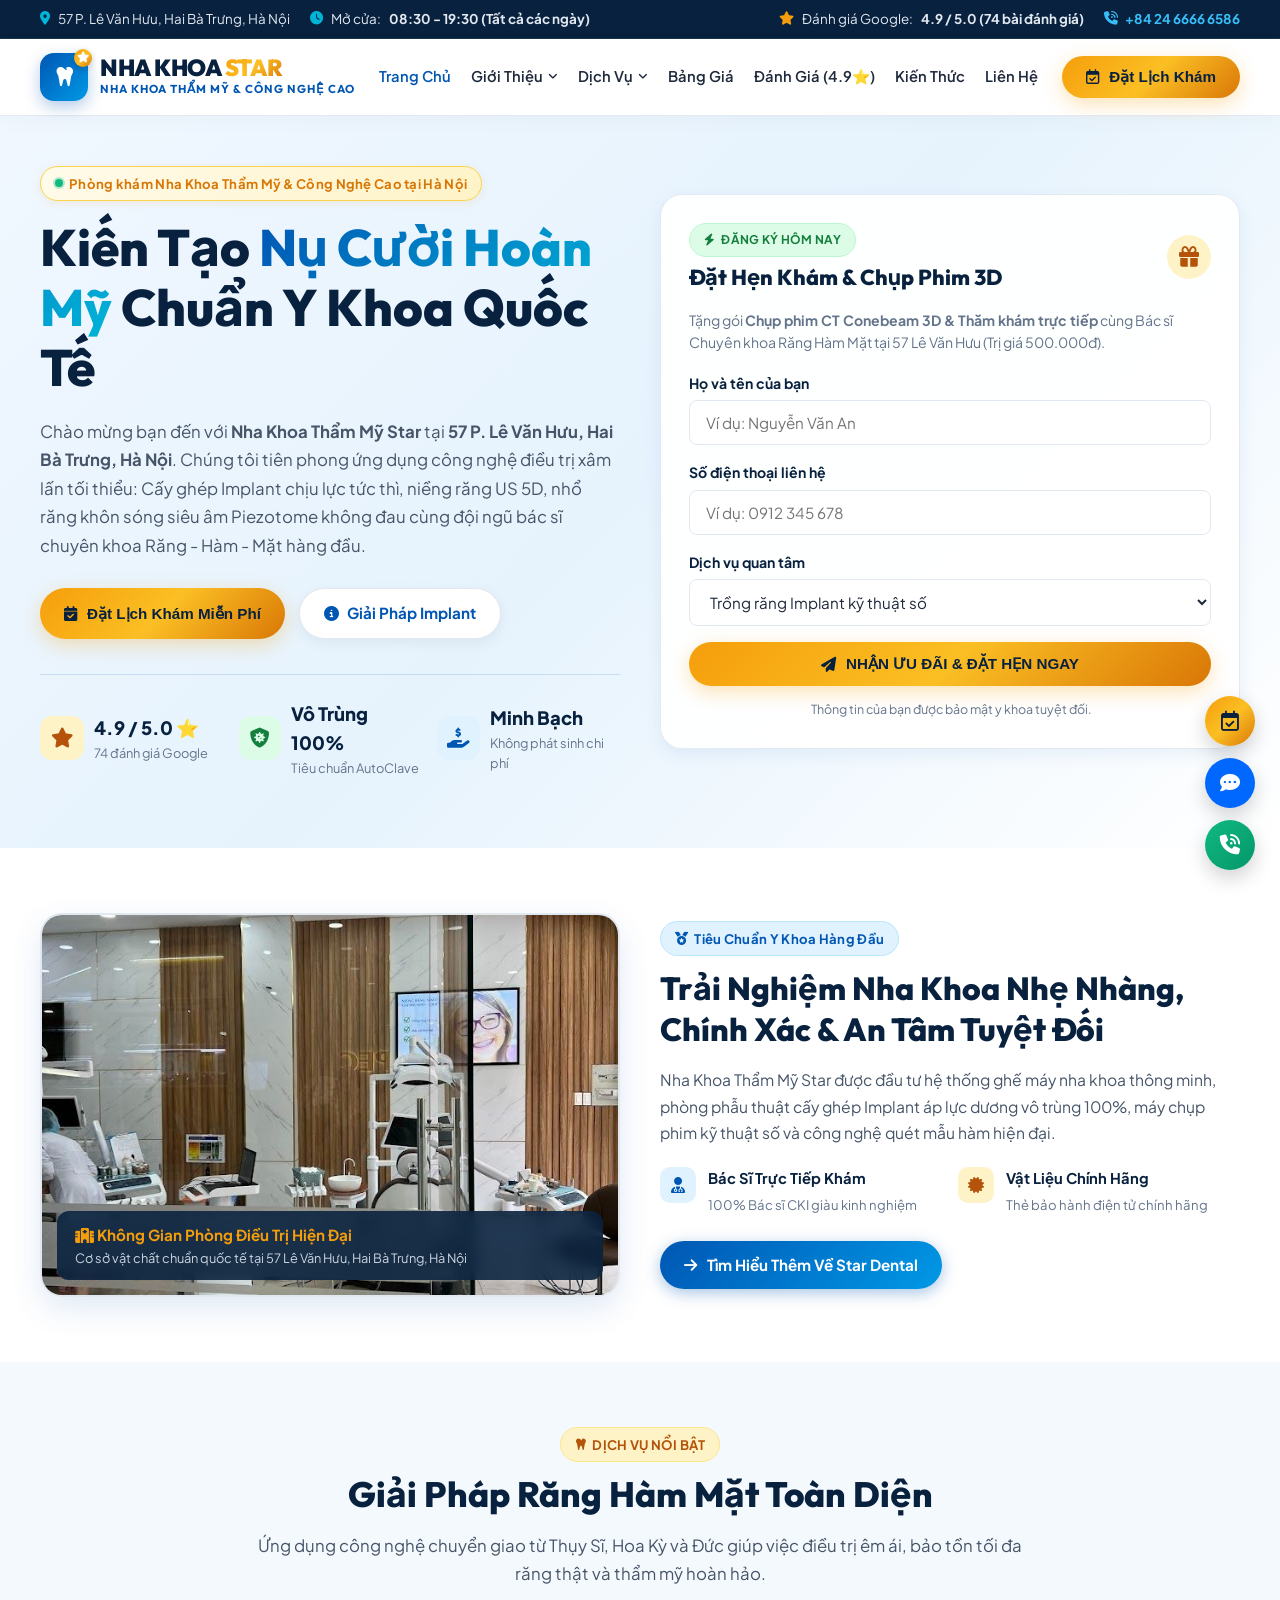
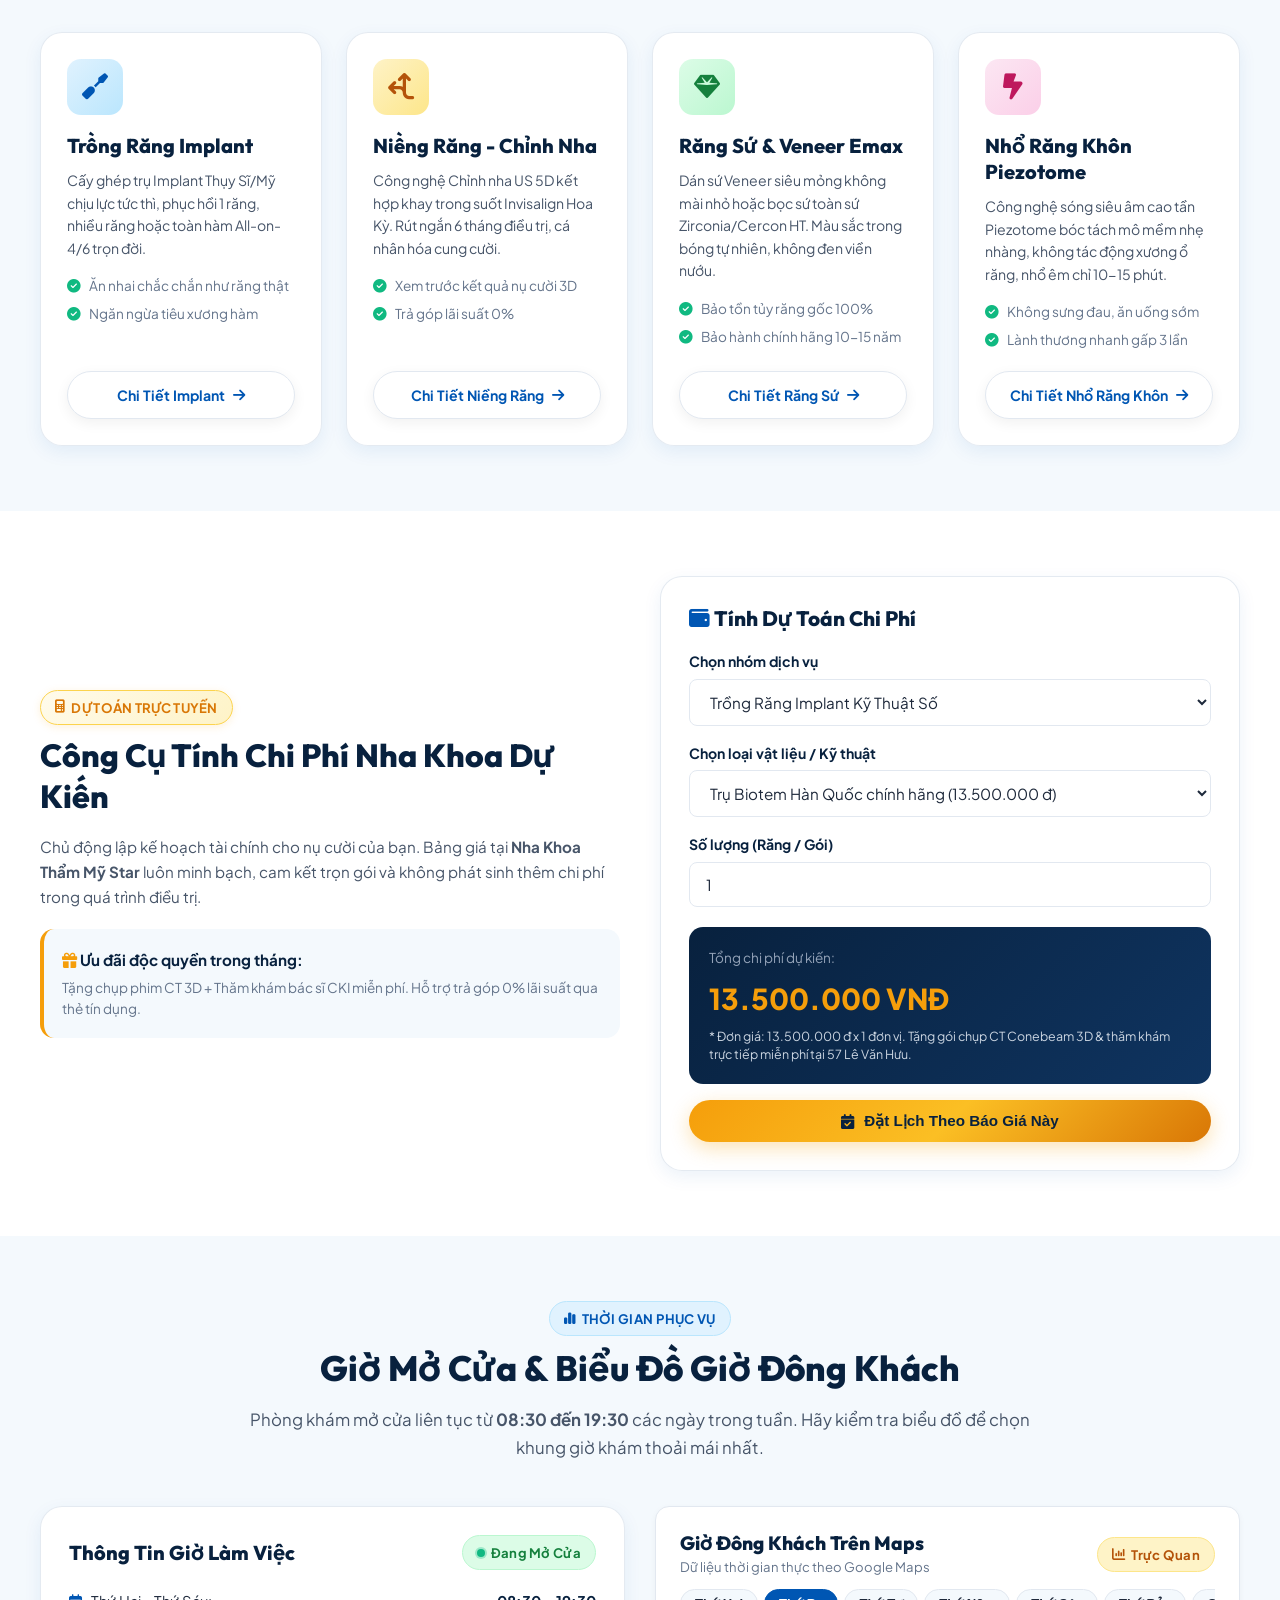
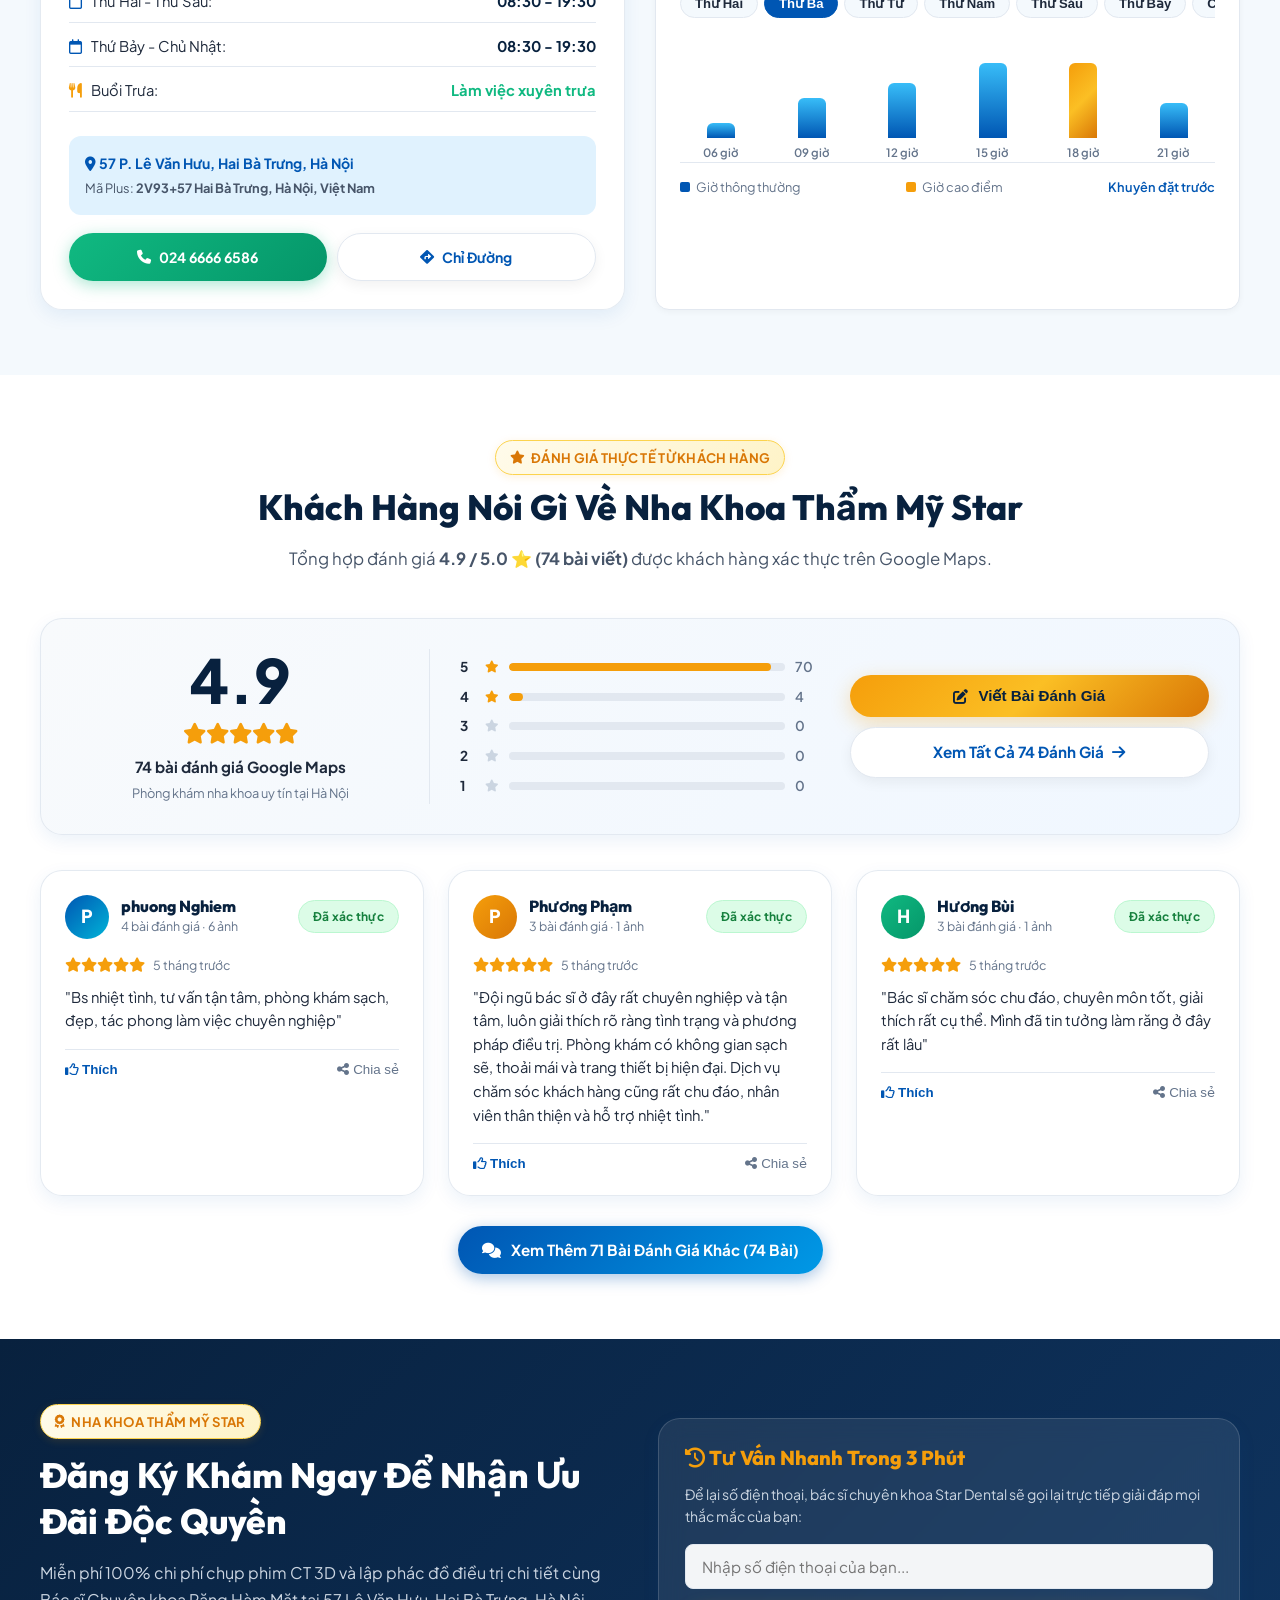
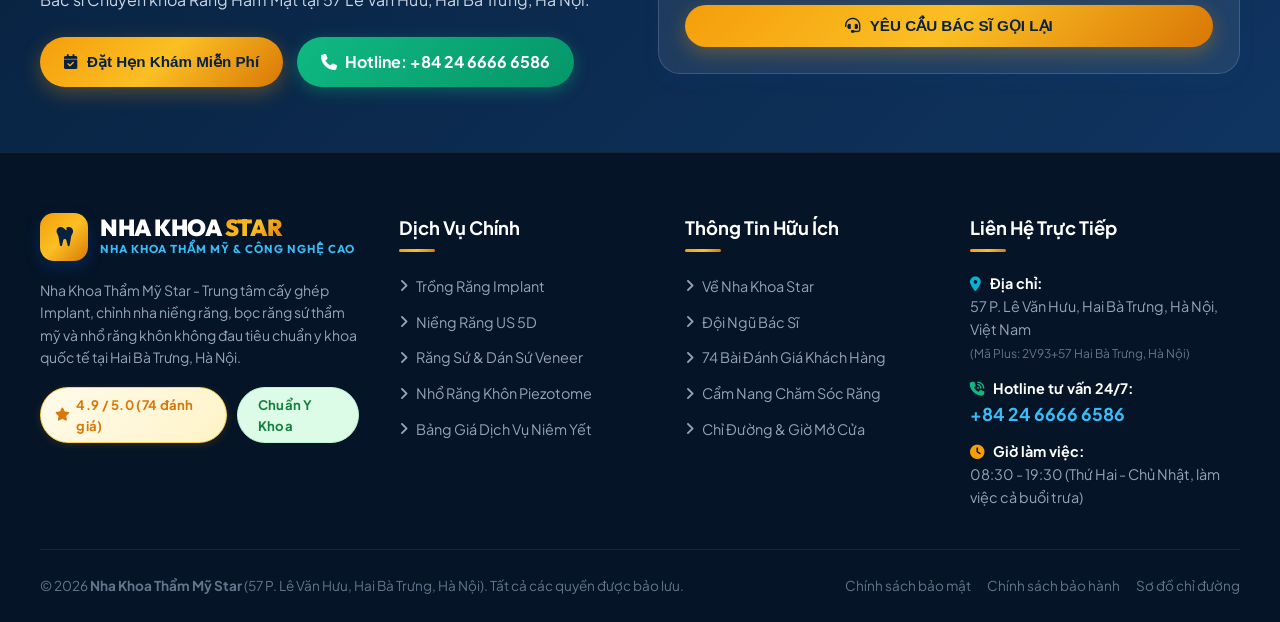
<file: index.html>
<!DOCTYPE html>
<html lang="vi">
<head>
  <meta charset="UTF-8">
  <meta name="viewport" content="width=device-width, initial-scale=1.0">
  <title>Nha Khoa Thẩm Mỹ Star - 57 Lê Văn Hưu, Hai Bà Trưng, Hà Nội (4.9⭐)</title>
  <meta name="description" content="Nha Khoa Thẩm Mỹ Star - Trung tâm nha khoa công nghệ cao tại 57 Lê Văn Hưu, Hai Bà Trưng, Hà Nội. Cấy ghép Implant, niềng răng US 5D, bọc răng sứ, nhổ răng khôn Piezotome không đau.">
  <link rel="stylesheet" href="assets/css/style.css">
  <link rel="stylesheet" href="https://cdnjs.cloudflare.com/ajax/libs/font-awesome/6.4.0/css/all.min.css">
  <link rel="icon" type="image/svg+xml" href="data:image/svg+xml,<svg xmlns='http://www.w3.org/2000/svg' viewBox='0 0 100 100'><text y='.9em' font-size='90'>🦷</text></svg>">
</head>
<body>
  
  <!-- Top bar -->
  <div class="topbar">
    <div class="container topbar-content">
      <div style="display: flex; gap: 20px; flex-wrap: wrap;">
        <span class="topbar-item"><i class="fa-solid fa-location-dot" style="color: var(--secondary);"></i> 57 P. Lê Văn Hưu, Hai Bà Trưng, Hà Nội</span>
        <span class="topbar-item"><i class="fa-solid fa-clock" style="color: var(--secondary);"></i> Mở cửa: <b>08:30 - 19:30 (Tất cả các ngày)</b></span>
      </div>
      <div style="display: flex; gap: 20px; align-items: center; flex-wrap: wrap;">
        <span class="topbar-item"><i class="fa-solid fa-star" style="color: var(--star-gold);"></i> Đánh giá Google: <b>4.9 / 5.0 (74 bài đánh giá)</b></span>
        <a href="tel:02466666586" class="topbar-item" style="color: #38bdf8; font-weight: 700;"><i class="fa-solid fa-phone-volume"></i> +84 24 6666 6586</a>
      </div>
    </div>
  </div>

  <!-- Header -->
  <header class="main-header glass-nav">
    <div class="container nav-row">
      <a href="index.html" class="logo-brand">
        <div class="logo-icon-wrap">
          <i class="fa-solid fa-tooth"></i>
          <span class="star-badge-icon"><i class="fa-solid fa-star"></i></span>
        </div>
        <div>
          <div class="logo-text-title">NHA KHOA <span class="star-text">STAR</span></div>
          <div class="logo-text-sub">Nha Khoa Thẩm Mỹ & Công Nghệ Cao</div>
        </div>
      </a>

      <!-- Navigation Links -->
      <ul class="nav-links" id="navLinks">
        <li class="nav-item"><a href="index.html" class="nav-link active">Trang Chủ</a></li>
        <li class="nav-item">
          <a href="gioi-thieu.html" class="nav-link ">Giới Thiệu <i class="fa-solid fa-angle-down" style="font-size: 11px;"></i></a>
          <div class="dropdown-menu">
            <a href="gioi-thieu.html" class="dropdown-item">
              <div class="dropdown-icon"><i class="fa-solid fa-hospital"></i></div>
              <div>Về Nha Khoa Star<br><small style="color: var(--slate-muted); font-weight: 400;">Phòng khám nha khoa thẩm mỹ cao cấp</small></div>
            </a>
            <a href="gioi-thieu.html#co-so-vat-chat" class="dropdown-item">
              <div class="dropdown-icon"><i class="fa-solid fa-microscope"></i></div>
              <div>Cơ sở vật chất & Thiết bị<br><small style="color: var(--slate-muted); font-weight: 400;">Trang thiết bị chuẩn y khoa tại Hà Nội</small></div>
            </a>
            <a href="doi-ngu-bac-si.html" class="dropdown-item">
              <div class="dropdown-icon"><i class="fa-solid fa-user-doctor"></i></div>
              <div>Đội ngũ bác sĩ chuyên khoa<br><small style="color: var(--slate-muted); font-weight: 400;">Chuyên gia Răng Hàm Mặt giàu kinh nghiệm</small></div>
            </a>
          </div>
        </li>
        <li class="nav-item">
          <a href="javascript:void(0);" class="nav-link ">Dịch Vụ <i class="fa-solid fa-angle-down" style="font-size: 11px;"></i></a>
          <div class="dropdown-menu" style="min-width: 320px;">
            <a href="dich-vu-implant.html" class="dropdown-item">
              <div class="dropdown-icon"><i class="fa-solid fa-screwdriver"></i></div>
              <div>Trồng Răng Implant<br><small style="color: var(--slate-muted); font-weight: 400;">Cấy ghép chịu lực tức thì, bền trọn đời</small></div>
            </a>
            <a href="dich-vu-nieng-rang.html" class="dropdown-item">
              <div class="dropdown-icon"><i class="fa-solid fa-arrows-split-up-and-left"></i></div>
              <div>Niềng Răng - Chỉnh Nha<br><small style="color: var(--slate-muted); font-weight: 400;">Công nghệ US 5D, rút ngắn 6 tháng niềng</small></div>
            </a>
            <a href="dich-vu-rang-su.html" class="dropdown-item">
              <div class="dropdown-icon"><i class="fa-solid fa-gem"></i></div>
              <div>Răng Sứ Thẩm Mỹ & Veneer<br><small style="color: var(--slate-muted); font-weight: 400;">Bảo tồn răng thật tối đa, tự nhiên</small></div>
            </a>
            <a href="dich-vu-nho-rang-khon.html" class="dropdown-item">
              <div class="dropdown-icon"><i class="fa-solid fa-bolt-lightning"></i></div>
              <div>Nhổ Răng Khôn Piezotome<br><small style="color: var(--slate-muted); font-weight: 400;">Sóng siêu âm không đau, không sưng</small></div>
            </a>
            <a href="bang-gia.html#tong-quat" class="dropdown-item">
              <div class="dropdown-icon"><i class="fa-solid fa-shield-heart"></i></div>
              <div>Nha Khoa Tổng Quát<br><small style="color: var(--slate-muted); font-weight: 400;">Lấy cao răng, hàn trám, chữa tủy</small></div>
            </a>
          </div>
        </li>
        <li class="nav-item"><a href="bang-gia.html" class="nav-link ">Bảng Giá</a></li>
        <li class="nav-item"><a href="danh-gia-khach-hang.html" class="nav-link ">Đánh Giá (4.9⭐)</a></li>
        <li class="nav-item"><a href="kien-thuc-nha-khoa.html" class="nav-link ">Kiến Thức</a></li>
        <li class="nav-item"><a href="lien-he.html" class="nav-link ">Liên Hệ</a></li>
      </ul>

      <div style="display: flex; align-items: center; gap: 12px;">
        <button class="btn-star-gold btn-open-booking" data-service="Khám tổng quát & Tư vấn">
          <i class="fa-regular fa-calendar-check"></i> Đặt Lịch Khám
        </button>
        <button class="mobile-toggle" id="mobileToggle" aria-label="Mở Menu">
          <i class="fa-solid fa-bars"></i>
        </button>
      </div>
    </div>
  </header>

  <!-- Mobile Drawer Menu -->
  <div class="drawer-overlay" id="drawerOverlay"></div>
  <div class="mobile-drawer" id="mobileDrawer">
    <div class="drawer-header">
      <div class="logo-brand">
        <div class="logo-icon-wrap" style="width: 40px; height: 40px; font-size: 18px;">
          <i class="fa-solid fa-tooth"></i>
        </div>
        <div>
          <div class="logo-text-title" style="font-size: 1.2rem;">NHA KHOA <span class="star-text">STAR</span></div>
          <div class="logo-text-sub" style="font-size: 0.65rem;">57 Lê Văn Hưu, Hà Nội</div>
        </div>
      </div>
      <button class="drawer-close-btn" id="drawerCloseBtn" aria-label="Đóng Menu">&times;</button>
    </div>
    <div class="drawer-body">
      <ul class="drawer-nav-list">
        <li class="drawer-nav-item"><a href="index.html" class="active">Trang Chủ <i class="fa-solid fa-house"></i></a></li>
        <li class="drawer-nav-item">
          <a href="gioi-thieu.html" class="">Giới Thiệu <i class="fa-solid fa-circle-info"></i></a>
          <div class="drawer-subnav">
            <a href="gioi-thieu.html"><i class="fa-solid fa-hospital"></i> Về Nha Khoa Star</a>
            <a href="gioi-thieu.html#co-so-vat-chat"><i class="fa-solid fa-microscope"></i> Cơ sở vật chất 57 Lê Văn Hưu</a>
            <a href="doi-ngu-bac-si.html"><i class="fa-solid fa-user-doctor"></i> Đội ngũ bác sĩ chuyên khoa</a>
          </div>
        </li>
        <li class="drawer-nav-item">
          <a href="javascript:void(0);" class="">Dịch Vụ Chuyên Sâu <i class="fa-solid fa-tooth"></i></a>
          <div class="drawer-subnav">
            <a href="dich-vu-implant.html"><i class="fa-solid fa-screwdriver"></i> Trồng Răng Implant Kỹ Thuật Số</a>
            <a href="dich-vu-nieng-rang.html"><i class="fa-solid fa-arrows-split-up-and-left"></i> Niềng Răng US 5D / Invisalign</a>
            <a href="dich-vu-rang-su.html"><i class="fa-solid fa-gem"></i> Răng Sứ Thẩm Mỹ & Veneer Emax</a>
            <a href="dich-vu-nho-rang-khon.html"><i class="fa-solid fa-bolt-lightning"></i> Nhổ Răng Khôn Piezotome</a>
            <a href="bang-gia.html#tong-quat"><i class="fa-solid fa-shield-heart"></i> Nha Khoa Tổng Quát</a>
          </div>
        </li>
        <li class="drawer-nav-item"><a href="bang-gia.html" class="">Bảng Giá Niêm Yết <i class="fa-solid fa-tags"></i></a></li>
        <li class="drawer-nav-item"><a href="danh-gia-khach-hang.html" class="">Đánh Giá 4.9⭐ (74 reviews) <i class="fa-solid fa-star" style="color: var(--star-gold);"></i></a></li>
        <li class="drawer-nav-item"><a href="kien-thuc-nha-khoa.html" class="">Kiến Thức Nha Khoa <i class="fa-solid fa-newspaper"></i></a></li>
        <li class="drawer-nav-item"><a href="lien-he.html" class="">Liên Hệ & Chỉ Đường <i class="fa-solid fa-location-dot"></i></a></li>
      </ul>
    </div>
    <div class="drawer-footer">
      <div style="font-size: 0.82rem; color: var(--slate-muted); margin-bottom: 12px;">
        <i class="fa-solid fa-phone" style="color: #10b981;"></i> Hotline: <b style="color: var(--navy);">+84 24 6666 6586</b><br>
        <i class="fa-solid fa-location-dot" style="color: var(--primary);"></i> 57 P. Lê Văn Hưu, Hai Bà Trưng, Hà Nội
      </div>
      <button class="btn-star-gold btn-open-booking" style="width: 100%; justify-content: center;" data-service="Tư vấn nhanh">
        <i class="fa-regular fa-calendar-check"></i> Đặt Hẹn Khám Miễn Phí
      </button>
    </div>
  </div>
  
  
  <!-- Hero Section -->
  <section style="background: linear-gradient(135deg, #f0f7ff 0%, #e6f3fd 50%, #ffffff 100%); padding: 50px 0 70px 0; position: relative; overflow: hidden;">
    <div class="container">
      <div style="display: grid; grid-template-columns: repeat(auto-fit, minmax(320px, 1fr)); gap: 40px; align-items: center;">
        
        <!-- Left Hero Content -->
        <div>
          <div class="badge-pill badge-star" style="margin-bottom: 16px;">
            <span class="status-dot-active"></span> Phòng khám Nha Khoa Thẩm Mỹ & Công Nghệ Cao tại Hà Nội
          </div>
          <h1 style="font-size: clamp(2.2rem, 4vw, 3.2rem); font-weight: 800; color: var(--navy); line-height: 1.18; margin-bottom: 20px;">
            Kiến Tạo <span style="background: linear-gradient(135deg, #0056b3, #00b4d8); -webkit-background-clip: text; -webkit-text-fill-color: transparent;">Nụ Cười Hoàn Mỹ</span> Chuẩn Y Khoa Quốc Tế
          </h1>
          <p style="font-size: 1.05rem; color: var(--slate-text); line-height: 1.7; margin-bottom: 28px;">
            Chào mừng bạn đến với <b>Nha Khoa Thẩm Mỹ Star</b> tại <b>57 P. Lê Văn Hưu, Hai Bà Trưng, Hà Nội</b>. Chúng tôi tiên phong ứng dụng công nghệ điều trị xâm lấn tối thiểu: Cấy ghép Implant chịu lực tức thì, niềng răng US 5D, nhổ răng khôn sóng siêu âm Piezotome không đau cùng đội ngũ bác sĩ chuyên khoa Răng - Hàm - Mặt hàng đầu.
          </p>

          <div style="display: flex; gap: 14px; flex-wrap: wrap; margin-bottom: 35px;">
            <button class="btn-star-gold btn-open-booking" data-service="Tư vấn tổng quát">
              <i class="fa-solid fa-calendar-check"></i> Đặt Lịch Khám Miễn Phí
            </button>
            <a href="dich-vu-implant.html" class="btn-secondary-white">
              <i class="fa-solid fa-circle-info"></i> Giải Pháp Implant
            </a>
          </div>

          <!-- Trust Badges -->
          <div style="display: grid; grid-template-columns: repeat(auto-fit, minmax(140px, 1fr)); gap: 16px; padding-top: 24px; border-top: 1px solid rgba(0, 86, 179, 0.15);">
            <div style="display: flex; align-items: center; gap: 10px;">
              <div style="width: 44px; height: 44px; border-radius: 12px; background: #fef3c7; color: #b45309; display: flex; align-items: center; justify-content: center; font-size: 20px;">
                <i class="fa-solid fa-star"></i>
              </div>
              <div>
                <div style="font-weight: 800; font-size: 1.15rem; color: var(--navy);">4.9 / 5.0 ⭐</div>
                <div style="font-size: 0.8rem; color: var(--slate-muted);">74 đánh giá Google</div>
              </div>
            </div>

            <div style="display: flex; align-items: center; gap: 10px;">
              <div style="width: 44px; height: 44px; border-radius: 12px; background: #dcfce7; color: #15803d; display: flex; align-items: center; justify-content: center; font-size: 20px;">
                <i class="fa-solid fa-shield-virus"></i>
              </div>
              <div>
                <div style="font-weight: 800; font-size: 1.15rem; color: var(--navy);">Vô Trùng 100%</div>
                <div style="font-size: 0.8rem; color: var(--slate-muted);">Tiêu chuẩn AutoClave</div>
              </div>
            </div>

            <div style="display: flex; align-items: center; gap: 10px;">
              <div style="width: 44px; height: 44px; border-radius: 12px; background: #e0f2fe; color: var(--primary); display: flex; align-items: center; justify-content: center; font-size: 20px;">
                <i class="fa-solid fa-hand-holding-dollar"></i>
              </div>
              <div>
                <div style="font-weight: 800; font-size: 1.15rem; color: var(--navy);">Minh Bạch</div>
                <div style="font-size: 0.8rem; color: var(--slate-muted);">Không phát sinh chi phí</div>
              </div>
            </div>
          </div>
        </div>

        <!-- Right Hero Form & Actual Clinic Image -->
        <div>
          <div class="glass-card" style="padding: 28px; position: relative;">
            <div style="display: flex; align-items: center; justify-content: space-between; margin-bottom: 18px;">
              <div>
                <span class="badge-pill badge-green" style="font-size: 0.75rem;"><i class="fa-solid fa-bolt"></i> ĐĂNG KÝ HÔM NAY</span>
                <h3 style="font-size: 1.35rem; font-weight: 800; margin-top: 6px; color: var(--navy);">Đặt Hẹn Khám & Chụp Phim 3D</h3>
              </div>
              <div style="width: 44px; height: 44px; border-radius: 50%; background: #fef3c7; display: flex; align-items: center; justify-content: center; color: #b45309; font-size: 20px;">
                <i class="fa-solid fa-gift"></i>
              </div>
            </div>

            <p style="font-size: 0.88rem; color: var(--slate-muted); margin-bottom: 18px;">
              Tặng gói <b>Chụp phim CT Conebeam 3D & Thăm khám trực tiếp</b> cùng Bác sĩ Chuyên khoa Răng Hàm Mặt tại 57 Lê Văn Hưu (Trị giá 500.000đ).
            </p>

            <form id="heroBookingForm">
              <div class="form-group">
                <label class="form-label">Họ và tên của bạn</label>
                <input type="text" class="form-control" placeholder="Ví dụ: Nguyễn Văn An" required>
              </div>

              <div class="form-group">
                <label class="form-label">Số điện thoại liên hệ</label>
                <input type="tel" class="form-control" placeholder="Ví dụ: 0912 345 678" required>
              </div>

              <div class="form-group">
                <label class="form-label">Dịch vụ quan tâm</label>
                <select class="form-control">
                  <option value="Implant">Trồng răng Implant kỹ thuật số</option>
                  <option value="NiengRang">Niềng răng - Chỉnh nha US 5D</option>
                  <option value="RangSu">Bọc răng sứ & Dán sứ Veneer</option>
                  <option value="NhoRang">Nhổ răng khôn Piezotome không đau</option>
                  <option value="TongQuat">Khám răng tổng quát & Lấy cao răng</option>
                </select>
              </div>

              <button type="submit" class="btn-star-gold" style="width: 100%; justify-content: center; padding: 13px; font-size: 0.95rem;">
                <i class="fa-solid fa-paper-plane"></i> NHẬN ƯU ĐÃI & ĐẶT HẸN NGAY
              </button>
            </form>

            <div style="margin-top: 14px; text-align: center; font-size: 0.78rem; color: var(--slate-muted);">
              <i class="fa-solid fa-shield-check" style="color: #10b981;"></i> Thông tin của bạn được bảo mật y khoa tuyệt đối.
            </div>
          </div>
        </div>

      </div>
    </div>
  </section>

  <!-- Clinic Image & Intro Feature -->
  <section class="section-py" style="background: #ffffff;">
    <div class="container">
      <div style="display: grid; grid-template-columns: repeat(auto-fit, minmax(320px, 1fr)); gap: 40px; align-items: center;">
        <div>
          <div style="position: relative; border-radius: var(--radius-lg); overflow: hidden; box-shadow: var(--shadow-lg); border: 2px solid var(--border-light);">
            <img src="assets/images/phong-kham-thuc-te.jpg" alt="Phòng khám thực tế Nha Khoa Thẩm Mỹ Star 57 Lê Văn Hưu" style="width: 100%; height: 380px; object-fit: cover;">
            <div style="position: absolute; bottom: 15px; left: 15px; right: 15px; background: rgba(8, 33, 62, 0.88); backdrop-filter: blur(8px); padding: 12px 18px; border-radius: 12px; color: #fff;">
              <div style="font-weight: 700; font-size: 0.95rem; color: var(--star-gold);"><i class="fa-solid fa-hospital"></i> Không Gian Phòng Điều Trị Hiện Đại</div>
              <div style="font-size: 0.8rem; color: #cbd5e1;">Cơ sở vật chất chuẩn quốc tế tại 57 Lê Văn Hưu, Hai Bà Trưng, Hà Nội</div>
            </div>
          </div>
        </div>

        <div>
          <div class="badge-pill badge-blue" style="margin-bottom: 12px;">
            <i class="fa-solid fa-medal"></i> Tiêu Chuẩn Y Khoa Hàng Đầu
          </div>
          <h2 style="font-size: 2rem; font-weight: 800; color: var(--navy); margin-bottom: 16px;">
            Trải Nghiệm Nha Khoa Nhẹ Nhàng, Chính Xác & An Tâm Tuyệt Đối
          </h2>
          <p style="color: var(--slate-text); font-size: 0.98rem; line-height: 1.7; margin-bottom: 20px;">
            Nha Khoa Thẩm Mỹ Star được đầu tư hệ thống ghế máy nha khoa thông minh, phòng phẫu thuật cấy ghép Implant áp lực dương vô trùng 100%, máy chụp phim kỹ thuật số và công nghệ quét mẫu hàm hiện đại.
          </p>
          <div style="display: grid; grid-template-columns: 1fr 1fr; gap: 16px; margin-bottom: 25px;">
            <div style="display: flex; gap: 12px; align-items: flex-start;">
              <div style="width: 36px; height: 36px; border-radius: 10px; background: #e0f2fe; color: var(--primary); display: flex; align-items: center; justify-content: center; flex-shrink: 0;">
                <i class="fa-solid fa-user-doctor"></i>
              </div>
              <div>
                <strong style="color: var(--navy); font-size: 0.92rem; display: block;">Bác Sĩ Trực Tiếp Khám</strong>
                <span style="font-size: 0.82rem; color: var(--slate-muted);">100% Bác sĩ CKI giàu kinh nghiệm</span>
              </div>
            </div>

            <div style="display: flex; gap: 12px; align-items: flex-start;">
              <div style="width: 36px; height: 36px; border-radius: 10px; background: #fef3c7; color: #b45309; display: flex; align-items: center; justify-content: center; flex-shrink: 0;">
                <i class="fa-solid fa-certificate"></i>
              </div>
              <div>
                <strong style="color: var(--navy); font-size: 0.92rem; display: block;">Vật Liệu Chính Hãng</strong>
                <span style="font-size: 0.82rem; color: var(--slate-muted);">Thẻ bảo hành điện tử chính hãng</span>
              </div>
            </div>
          </div>

          <a href="gioi-thieu.html" class="btn-primary-gradient">
            <i class="fa-solid fa-arrow-right"></i> Tìm Hiểu Thêm Về Star Dental
          </a>
        </div>
      </div>
    </div>
  </section>

  <!-- Core Services Showcase -->
  <section class="section-py" style="background: var(--bg-ice);">
    <div class="container">
      <div class="section-header">
        <div class="badge-pill badge-gold"><i class="fa-solid fa-tooth"></i> DỊCH VỤ NỔI BẬT</div>
        <h2 class="section-title">Giải Pháp Răng Hàm Mặt Toàn Diện</h2>
        <p class="section-subtitle">Ứng dụng công nghệ chuyển giao từ Thụy Sĩ, Hoa Kỳ và Đức giúp việc điều trị êm ái, bảo tồn tối đa răng thật và thẩm mỹ hoàn hảo.</p>
      </div>

      <div style="display: grid; grid-template-columns: repeat(auto-fit, minmax(270px, 1fr)); gap: 24px;">
        
        <!-- Service 1: Implant -->
        <div class="glass-card" style="padding: 26px; display: flex; flex-direction: column; justify-content: space-between;">
          <div>
            <div style="width: 56px; height: 56px; border-radius: 14px; background: linear-gradient(135deg, #e0f2fe 0%, #bae6fd 100%); color: var(--primary); display: flex; align-items: center; justify-content: center; font-size: 26px; margin-bottom: 18px;">
              <i class="fa-solid fa-screwdriver"></i>
            </div>
            <h3 style="font-size: 1.25rem; font-weight: 800; color: var(--navy); margin-bottom: 10px;">Trồng Răng Implant</h3>
            <p style="font-size: 0.88rem; color: var(--slate-text); line-height: 1.6; margin-bottom: 16px;">
              Cấy ghép trụ Implant Thụy Sĩ/Mỹ chịu lực tức thì, phục hồi 1 răng, nhiều răng hoặc toàn hàm All-on-4/6 trọn đời.
            </p>
            <ul style="list-style: none; font-size: 0.85rem; color: var(--slate-muted); display: flex; flex-direction: column; gap: 6px; margin-bottom: 20px;">
              <li><i class="fa-solid fa-circle-check" style="color: #10b981; margin-right: 6px;"></i> Ăn nhai chắc chắn như răng thật</li>
              <li><i class="fa-solid fa-circle-check" style="color: #10b981; margin-right: 6px;"></i> Ngăn ngừa tiêu xương hàm</li>
            </ul>
          </div>
          <a href="dich-vu-implant.html" class="btn-secondary-white" style="width: 100%; justify-content: center; font-size: 0.88rem;">
            Chi Tiết Implant <i class="fa-solid fa-arrow-right"></i>
          </a>
        </div>

        <!-- Service 2: Braces -->
        <div class="glass-card" style="padding: 26px; display: flex; flex-direction: column; justify-content: space-between;">
          <div>
            <div style="width: 56px; height: 56px; border-radius: 14px; background: linear-gradient(135deg, #fef3c7 0%, #fde68a 100%); color: #b45309; display: flex; align-items: center; justify-content: center; font-size: 26px; margin-bottom: 18px;">
              <i class="fa-solid fa-arrows-split-up-and-left"></i>
            </div>
            <h3 style="font-size: 1.25rem; font-weight: 800; color: var(--navy); margin-bottom: 10px;">Niềng Răng - Chỉnh Nha</h3>
            <p style="font-size: 0.88rem; color: var(--slate-text); line-height: 1.6; margin-bottom: 16px;">
              Công nghệ Chỉnh nha US 5D kết hợp khay trong suốt Invisalign Hoa Kỳ. Rút ngắn 6 tháng điều trị, cá nhân hóa cung cười.
            </p>
            <ul style="list-style: none; font-size: 0.85rem; color: var(--slate-muted); display: flex; flex-direction: column; gap: 6px; margin-bottom: 20px;">
              <li><i class="fa-solid fa-circle-check" style="color: #10b981; margin-right: 6px;"></i> Xem trước kết quả nụ cười 3D</li>
              <li><i class="fa-solid fa-circle-check" style="color: #10b981; margin-right: 6px;"></i> Trả góp lãi suất 0%</li>
            </ul>
          </div>
          <a href="dich-vu-nieng-rang.html" class="btn-secondary-white" style="width: 100%; justify-content: center; font-size: 0.88rem;">
            Chi Tiết Niềng Răng <i class="fa-solid fa-arrow-right"></i>
          </a>
        </div>

        <!-- Service 3: Porcelain & Veneer -->
        <div class="glass-card" style="padding: 26px; display: flex; flex-direction: column; justify-content: space-between;">
          <div>
            <div style="width: 56px; height: 56px; border-radius: 14px; background: linear-gradient(135deg, #dcfce7 0%, #bbf7d0 100%); color: #15803d; display: flex; align-items: center; justify-content: center; font-size: 26px; margin-bottom: 18px;">
              <i class="fa-solid fa-gem"></i>
            </div>
            <h3 style="font-size: 1.25rem; font-weight: 800; color: var(--navy); margin-bottom: 10px;">Răng Sứ & Veneer Emax</h3>
            <p style="font-size: 0.88rem; color: var(--slate-text); line-height: 1.6; margin-bottom: 16px;">
              Dán sứ Veneer siêu mỏng không mài nhỏ hoặc bọc sứ toàn sứ Zirconia/Cercon HT. Màu sắc trong bóng tự nhiên, không đen viền nướu.
            </p>
            <ul style="list-style: none; font-size: 0.85rem; color: var(--slate-muted); display: flex; flex-direction: column; gap: 6px; margin-bottom: 20px;">
              <li><i class="fa-solid fa-circle-check" style="color: #10b981; margin-right: 6px;"></i> Bảo tồn tủy răng gốc 100%</li>
              <li><i class="fa-solid fa-circle-check" style="color: #10b981; margin-right: 6px;"></i> Bảo hành chính hãng 10-15 năm</li>
            </ul>
          </div>
          <a href="dich-vu-rang-su.html" class="btn-secondary-white" style="width: 100%; justify-content: center; font-size: 0.88rem;">
            Chi Tiết Răng Sứ <i class="fa-solid fa-arrow-right"></i>
          </a>
        </div>

        <!-- Service 4: Wisdom Tooth -->
        <div class="glass-card" style="padding: 26px; display: flex; flex-direction: column; justify-content: space-between;">
          <div>
            <div style="width: 56px; height: 56px; border-radius: 14px; background: linear-gradient(135deg, #fce7f3 0%, #fbcfe8 100%); color: #be185d; display: flex; align-items: center; justify-content: center; font-size: 26px; margin-bottom: 18px;">
              <i class="fa-solid fa-bolt-lightning"></i>
            </div>
            <h3 style="font-size: 1.25rem; font-weight: 800; color: var(--navy); margin-bottom: 10px;">Nhổ Răng Khôn Piezotome</h3>
            <p style="font-size: 0.88rem; color: var(--slate-text); line-height: 1.6; margin-bottom: 16px;">
              Công nghệ sóng siêu âm cao tần Piezotome bóc tách mô mềm nhẹ nhàng, không tác động xương ổ răng, nhổ êm chỉ 10-15 phút.
            </p>
            <ul style="list-style: none; font-size: 0.85rem; color: var(--slate-muted); display: flex; flex-direction: column; gap: 6px; margin-bottom: 20px;">
              <li><i class="fa-solid fa-circle-check" style="color: #10b981; margin-right: 6px;"></i> Không sưng đau, ăn uống sớm</li>
              <li><i class="fa-solid fa-circle-check" style="color: #10b981; margin-right: 6px;"></i> Lành thương nhanh gấp 3 lần</li>
            </ul>
          </div>
          <a href="dich-vu-nho-rang-khon.html" class="btn-secondary-white" style="width: 100%; justify-content: center; font-size: 0.88rem;">
            Chi Tiết Nhổ Răng Khôn <i class="fa-solid fa-arrow-right"></i>
          </a>
        </div>

      </div>
    </div>
  </section>

  <!-- Interactive Cost Calculator Widget -->
  <section class="section-py" style="background: #ffffff;">
    <div class="container">
      <div style="display: grid; grid-template-columns: repeat(auto-fit, minmax(320px, 1fr)); gap: 40px; align-items: center;">
        
        <div>
          <div class="badge-pill badge-star"><i class="fa-solid fa-calculator"></i> DỰ TOÁN TRỰC TUYẾN</div>
          <h2 style="font-size: 2rem; font-weight: 800; color: var(--navy); margin-top: 10px; margin-bottom: 16px;">
            Công Cụ Tính Chi Phí Nha Khoa Dự Kiến
          </h2>
          <p style="color: var(--slate-text); font-size: 0.95rem; line-height: 1.65; margin-bottom: 20px;">
            Chủ động lập kế hoạch tài chính cho nụ cười của bạn. Bảng giá tại <b>Nha Khoa Thẩm Mỹ Star</b> luôn minh bạch, cam kết trọn gói và không phát sinh thêm chi phí trong quá trình điều trị.
          </p>
          <div style="background: var(--bg-ice); padding: 18px; border-radius: 14px; border-left: 4px solid var(--star-gold); margin-bottom: 20px;">
            <strong style="color: var(--navy); font-size: 0.95rem;"><i class="fa-solid fa-gift" style="color: var(--star-gold);"></i> Ưu đãi độc quyền trong tháng:</strong>
            <p style="font-size: 0.85rem; color: var(--slate-muted); margin-top: 4px;">
              Tặng chụp phim CT 3D + Thăm khám bác sĩ CKI miễn phí. Hỗ trợ trả góp 0% lãi suất qua thẻ tín dụng.
            </p>
          </div>
        </div>

        <div>
          <div class="glass-card" style="padding: 28px;">
            <h3 style="font-size: 1.3rem; font-weight: 800; color: var(--navy); margin-bottom: 18px;">
              <i class="fa-solid fa-wallet" style="color: var(--primary);"></i> Tính Dự Toán Chi Phí
            </h3>

            <form id="costCalculatorForm">
              <div class="form-group">
                <label class="form-label">Chọn nhóm dịch vụ</label>
                <select id="calcService" class="form-control">
                  <option value="implant">Trồng Răng Implant Kỹ Thuật Số</option>
                  <option value="niengrang">Niềng Răng - Chỉnh Nha</option>
                  <option value="rangsu">Răng Sứ Thẩm Mỹ & Veneer</option>
                  <option value="nhorang">Nhổ Răng Khôn Sóng Siêu Âm</option>
                </select>
              </div>

              <div class="form-group">
                <label class="form-label">Chọn loại vật liệu / Kỹ thuật</label>
                <select id="calcSubtype" class="form-control"></select>
              </div>

              <div class="form-group">
                <label class="form-label">Số lượng (Răng / Gói)</label>
                <input type="number" id="calcQuantity" class="form-control" value="1" min="1" max="32">
              </div>

              <div style="background: linear-gradient(135deg, #08213e 0%, #0f3460 100%); padding: 20px; border-radius: 14px; color: #fff; margin-top: 20px;">
                <div style="font-size: 0.85rem; color: #94a3b8;">Tổng chi phí dự kiến:</div>
                <div id="calcTotalResult" style="font-size: 1.8rem; font-weight: 900; color: var(--star-gold); margin: 6px 0;">13.500.000 VNĐ</div>
                <div id="calcNoteResult" style="font-size: 0.78rem; color: #cbd5e1; line-height: 1.5;">* Đã bao gồm thăm khám, chụp phim CT 3D chuyên sâu tại phòng khám.</div>
              </div>

              <button type="button" class="btn-star-gold btn-open-booking" data-service="Đặt lịch theo báo giá dự toán" style="width: 100%; justify-content: center; margin-top: 16px;">
                <i class="fa-solid fa-calendar-check"></i> Đặt Lịch Theo Báo Giá Này
              </button>
            </form>
          </div>
        </div>

      </div>
    </div>
  </section>

  <!-- Google Maps Busy Hours Widget & Real Info -->
  <section class="section-py" style="background: var(--bg-ice);">
    <div class="container">
      <div class="section-header">
        <div class="badge-pill badge-blue"><i class="fa-solid fa-chart-simple"></i> THỜI GIAN PHỤC VỤ</div>
        <h2 class="section-title">Giờ Mở Cửa & Biểu Đồ Giờ Đông Khách</h2>
        <p class="section-subtitle">Phòng khám mở cửa liên tục từ <b>08:30 đến 19:30</b> các ngày trong tuần. Hãy kiểm tra biểu đồ để chọn khung giờ khám thoải mái nhất.</p>
      </div>

      <div style="display: grid; grid-template-columns: repeat(auto-fit, minmax(320px, 1fr)); gap: 30px;">
        
        <!-- Left: Clinic Schedule -->
        <div class="glass-card" style="padding: 28px;">
          <div style="display: flex; align-items: center; justify-content: space-between; margin-bottom: 20px;">
            <h3 style="font-size: 1.25rem; font-weight: 800; color: var(--navy);">Thông Tin Giờ Làm Việc</h3>
            <span class="badge-pill badge-green"><span class="status-dot-active"></span> Đang Mở Cửa</span>
          </div>

          <div style="display: flex; flex-direction: column; gap: 12px; font-size: 0.92rem;">
            <div style="display: flex; justify-content: space-between; padding-bottom: 8px; border-bottom: 1px solid var(--border-light);">
              <span><i class="fa-regular fa-calendar" style="color: var(--primary); margin-right: 6px;"></i> Thứ Hai - Thứ Sáu:</span>
              <strong style="color: var(--navy);">08:30 - 19:30</strong>
            </div>
            <div style="display: flex; justify-content: space-between; padding-bottom: 8px; border-bottom: 1px solid var(--border-light);">
              <span><i class="fa-regular fa-calendar" style="color: var(--primary); margin-right: 6px;"></i> Thứ Bảy - Chủ Nhật:</span>
              <strong style="color: var(--navy);">08:30 - 19:30</strong>
            </div>
            <div style="display: flex; justify-content: space-between; padding-bottom: 8px; border-bottom: 1px solid var(--border-light);">
              <span><i class="fa-solid fa-utensils" style="color: var(--star-gold); margin-right: 6px;"></i> Buổi Trưa:</span>
              <span style="color: #10b981; font-weight: 700;">Làm việc xuyên trưa</span>
            </div>
          </div>

          <div style="margin-top: 24px; padding: 16px; border-radius: 12px; background: #e0f2fe;">
            <div style="font-size: 0.88rem; font-weight: 700; color: var(--primary);"><i class="fa-solid fa-location-dot"></i> 57 P. Lê Văn Hưu, Hai Bà Trưng, Hà Nội</div>
            <div style="font-size: 0.8rem; color: var(--slate-text); margin-top: 4px;">Mã Plus: <b>2V93+57 Hai Bà Trưng, Hà Nội, Việt Nam</b></div>
          </div>

          <div style="margin-top: 18px; display: flex; gap: 10px;">
            <a href="tel:02466666586" class="btn-call-emerald" style="flex: 1; justify-content: center; font-size: 0.88rem;">
              <i class="fa-solid fa-phone"></i> 024 6666 6586
            </a>
            <a href="lien-he.html" class="btn-secondary-white" style="flex: 1; justify-content: center; font-size: 0.88rem;">
              <i class="fa-solid fa-diamond-turn-right"></i> Chỉ Đường
            </a>
          </div>
        </div>

        <!-- Right: Interactive Busy Hours Chart -->
        <div class="busy-hours-card">
          <div style="display: flex; justify-content: space-between; align-items: center; margin-bottom: 12px;">
            <div>
              <h3 style="font-size: 1.2rem; font-weight: 800; color: var(--navy);">Giờ Đông Khách Trên Maps</h3>
              <p style="font-size: 0.82rem; color: var(--slate-muted);">Dữ liệu thời gian thực theo Google Maps</p>
            </div>
            <div class="badge-pill badge-gold"><i class="fa-solid fa-chart-column"></i> Trực Quan</div>
          </div>

          <!-- Day pills -->
          <div class="day-selector-pills">
            <button class="day-pill" data-day="t2">Thứ Hai</button>
            <button class="day-pill active" data-day="t3">Thứ Ba</button>
            <button class="day-pill" data-day="t4">Thứ Tư</button>
            <button class="day-pill" data-day="t5">Thứ Năm</button>
            <button class="day-pill" data-day="t6">Thứ Sáu</button>
            <button class="day-pill" data-day="t7">Thứ Bảy</button>
            <button class="day-pill" data-day="cn">Chủ Nhật</button>
          </div>

          <!-- Hourly Bars -->
          <div class="hours-chart-container">
            <div class="hour-col">
              <div class="hour-bar" style="height: 15%;"></div>
              <span class="hour-label">06 giờ</span>
            </div>
            <div class="hour-col">
              <div class="hour-bar" style="height: 40%;"></div>
              <span class="hour-label">09 giờ</span>
            </div>
            <div class="hour-col">
              <div class="hour-bar" style="height: 55%;"></div>
              <span class="hour-label">12 giờ</span>
            </div>
            <div class="hour-col">
              <div class="hour-bar" style="height: 80%;"></div>
              <span class="hour-label">15 giờ</span>
            </div>
            <div class="hour-col">
              <div class="hour-bar peak" style="height: 90%;"></div>
              <span class="hour-label">18 giờ</span>
            </div>
            <div class="hour-col">
              <div class="hour-bar" style="height: 35%;"></div>
              <span class="hour-label">21 giờ</span>
            </div>
          </div>

          <div style="display: flex; justify-content: space-between; align-items: center; margin-top: 14px; font-size: 0.8rem; color: var(--slate-muted);">
            <div><span style="display: inline-block; width: 10px; height: 10px; background: #0056b3; border-radius: 2px; margin-right: 4px;"></span> Giờ thông thường</div>
            <div><span style="display: inline-block; width: 10px; height: 10px; background: var(--star-gold); border-radius: 2px; margin-right: 4px;"></span> Giờ cao điểm</div>
            <span style="color: var(--primary); font-weight: 600;">Khuyên đặt trước</span>
          </div>
        </div>

      </div>
    </div>
  </section>

  <!-- Google Reviews 4.9⭐ Section -->
  <section class="section-py" style="background: #ffffff;">
    <div class="container">
      <div class="section-header">
        <div class="badge-pill badge-star"><i class="fa-solid fa-star"></i> ĐÁNH GIÁ THỰC TẾ TỪ KHÁCH HÀNG</div>
        <h2 class="section-title">Khách Hàng Nói Gì Về Nha Khoa Thẩm Mỹ Star</h2>
        <p class="section-subtitle">Tổng hợp đánh giá <b>4.9 / 5.0 ⭐ (74 bài viết)</b> được khách hàng xác thực trên Google Maps.</p>
      </div>

      <!-- Rating Overview Box -->
      <div class="glass-card" style="padding: 30px; margin-bottom: 35px; background: linear-gradient(135deg, #f8fafc 0%, #f0f7ff 100%);">
        <div style="display: grid; grid-template-columns: repeat(auto-fit, minmax(260px, 1fr)); gap: 30px; align-items: center;">
          
          <div style="text-align: center; border-right: 1px solid var(--border-light); padding-right: 20px;">
            <div style="font-size: 3.8rem; font-weight: 900; color: var(--navy); line-height: 1;">4.9</div>
            <div style="color: var(--star-gold); font-size: 1.3rem; margin: 6px 0;">
              <i class="fa-solid fa-star"></i><i class="fa-solid fa-star"></i><i class="fa-solid fa-star"></i><i class="fa-solid fa-star"></i><i class="fa-solid fa-star"></i>
            </div>
            <div style="font-weight: 700; color: var(--slate-dark); font-size: 0.95rem;">74 bài đánh giá Google Maps</div>
            <div style="font-size: 0.8rem; color: var(--slate-muted); margin-top: 4px;">Phòng khám nha khoa uy tín tại Hà Nội</div>
          </div>

          <!-- Breakdown bars -->
          <div style="display: flex; flex-direction: column; gap: 8px;">
            <div style="display: flex; align-items: center; gap: 10px; font-size: 0.85rem;">
              <span style="width: 15px; font-weight: 700;">5</span> <i class="fa-solid fa-star" style="color: var(--star-gold); font-size: 12px;"></i>
              <div style="flex: 1; height: 8px; background: #e2e8f0; border-radius: 9999px; overflow: hidden;">
                <div style="width: 95%; height: 100%; background: var(--star-gold); border-radius: 9999px;"></div>
              </div>
              <span style="font-weight: 600; color: var(--slate-muted); width: 25px;">70</span>
            </div>

            <div style="display: flex; align-items: center; gap: 10px; font-size: 0.85rem;">
              <span style="width: 15px; font-weight: 700;">4</span> <i class="fa-solid fa-star" style="color: var(--star-gold); font-size: 12px;"></i>
              <div style="flex: 1; height: 8px; background: #e2e8f0; border-radius: 9999px; overflow: hidden;">
                <div style="width: 5%; height: 100%; background: var(--star-gold); border-radius: 9999px;"></div>
              </div>
              <span style="font-weight: 600; color: var(--slate-muted); width: 25px;">4</span>
            </div>

            <div style="display: flex; align-items: center; gap: 10px; font-size: 0.85rem;">
              <span style="width: 15px; font-weight: 700;">3</span> <i class="fa-solid fa-star" style="color: #cbd5e1; font-size: 12px;"></i>
              <div style="flex: 1; height: 8px; background: #e2e8f0; border-radius: 9999px;"></div>
              <span style="font-weight: 600; color: var(--slate-muted); width: 25px;">0</span>
            </div>

            <div style="display: flex; align-items: center; gap: 10px; font-size: 0.85rem;">
              <span style="width: 15px; font-weight: 700;">2</span> <i class="fa-solid fa-star" style="color: #cbd5e1; font-size: 12px;"></i>
              <div style="flex: 1; height: 8px; background: #e2e8f0; border-radius: 9999px;"></div>
              <span style="font-weight: 600; color: var(--slate-muted); width: 25px;">0</span>
            </div>

            <div style="display: flex; align-items: center; gap: 10px; font-size: 0.85rem;">
              <span style="width: 15px; font-weight: 700;">1</span> <i class="fa-solid fa-star" style="color: #cbd5e1; font-size: 12px;"></i>
              <div style="flex: 1; height: 8px; background: #e2e8f0; border-radius: 9999px;"></div>
              <span style="font-weight: 600; color: var(--slate-muted); width: 25px;">0</span>
            </div>
          </div>

          <div style="display: flex; flex-direction: column; gap: 10px; justify-content: center;">
            <button class="btn-star-gold btn-open-booking" data-service="Đặt hẹn khám sau khi xem review">
              <i class="fa-solid fa-pen-to-square"></i> Viết Bài Đánh Giá
            </button>
            <a href="danh-gia-khach-hang.html" class="btn-secondary-white" style="text-align: center; justify-content: center;">
              Xem Tất Cả 74 Đánh Giá <i class="fa-solid fa-arrow-right"></i>
            </a>
          </div>

        </div>
      </div>

      <!-- Highlight Reviews Cards (From Prompt) -->
      <div style="display: grid; grid-template-columns: repeat(auto-fit, minmax(300px, 1fr)); gap: 24px;">
        
        <!-- Review 1: phuong Nghiem -->
        <div class="glass-card review-item-card" data-stars="5" data-has-photo="true" style="padding: 24px;">
          <div style="display: flex; align-items: center; justify-content: space-between; margin-bottom: 14px;">
            <div style="display: flex; align-items: center; gap: 12px;">
              <div style="width: 44px; height: 44px; border-radius: 50%; background: linear-gradient(135deg, #0056b3, #00b4d8); color: #fff; font-weight: 800; display: flex; align-items: center; justify-content: center; font-size: 18px;">
                P
              </div>
              <div>
                <h4 style="font-size: 1rem; font-weight: 800; color: var(--navy);">phuong Nghiem</h4>
                <div style="font-size: 0.78rem; color: var(--slate-muted);">4 bài đánh giá · 6 ảnh</div>
              </div>
            </div>
            <span class="badge-pill badge-green" style="font-size: 0.75rem;">Đã xác thực</span>
          </div>

          <div style="color: var(--star-gold); font-size: 0.9rem; margin-bottom: 10px;">
            <i class="fa-solid fa-star"></i><i class="fa-solid fa-star"></i><i class="fa-solid fa-star"></i><i class="fa-solid fa-star"></i><i class="fa-solid fa-star"></i>
            <span style="color: var(--slate-muted); font-size: 0.78rem; margin-left: 6px;">5 tháng trước</span>
          </div>

          <p style="font-size: 0.92rem; color: var(--slate-dark); line-height: 1.6; margin-bottom: 16px;">
            "Bs nhiệt tình, tư vấn tận tâm, phòng khám sạch, đẹp, tác phong làm việc chuyên nghiệp"
          </p>

          <div style="display: flex; justify-content: space-between; align-items: center; padding-top: 12px; border-top: 1px solid var(--border-light); font-size: 0.82rem; color: var(--slate-muted);">
            <button type="button" style="background:none; border:none; color: var(--primary); cursor:pointer; font-weight: 600; display: flex; align-items: center; gap: 4px;" onclick="showToast('Cảm ơn bạn đã thích đánh giá này!', 'success');">
              <i class="fa-regular fa-thumbs-up"></i> Thích
            </button>
            <button type="button" style="background:none; border:none; color: var(--slate-muted); cursor:pointer; display: flex; align-items: center; gap: 4px;" onclick="showToast('Đã sao chép liên kết chia sẻ đánh giá!', 'info');">
              <i class="fa-solid fa-share-nodes"></i> Chia sẻ
            </button>
          </div>
        </div>

        <!-- Review 2: Phương Phạm -->
        <div class="glass-card review-item-card" data-stars="5" data-has-photo="true" style="padding: 24px;">
          <div style="display: flex; align-items: center; justify-content: space-between; margin-bottom: 14px;">
            <div style="display: flex; align-items: center; gap: 12px;">
              <div style="width: 44px; height: 44px; border-radius: 50%; background: linear-gradient(135deg, #f59e0b, #d97706); color: #fff; font-weight: 800; display: flex; align-items: center; justify-content: center; font-size: 18px;">
                P
              </div>
              <div>
                <h4 style="font-size: 1rem; font-weight: 800; color: var(--navy);">Phương Phạm</h4>
                <div style="font-size: 0.78rem; color: var(--slate-muted);">3 bài đánh giá · 1 ảnh</div>
              </div>
            </div>
            <span class="badge-pill badge-green" style="font-size: 0.75rem;">Đã xác thực</span>
          </div>

          <div style="color: var(--star-gold); font-size: 0.9rem; margin-bottom: 10px;">
            <i class="fa-solid fa-star"></i><i class="fa-solid fa-star"></i><i class="fa-solid fa-star"></i><i class="fa-solid fa-star"></i><i class="fa-solid fa-star"></i>
            <span style="color: var(--slate-muted); font-size: 0.78rem; margin-left: 6px;">5 tháng trước</span>
          </div>

          <p style="font-size: 0.92rem; color: var(--slate-dark); line-height: 1.6; margin-bottom: 16px;">
            "Đội ngũ bác sĩ ở đây rất chuyên nghiệp và tận tâm, luôn giải thích rõ ràng tình trạng và phương pháp điều trị. Phòng khám có không gian sạch sẽ, thoải mái và trang thiết bị hiện đại. Dịch vụ chăm sóc khách hàng cũng rất chu đáo, nhân viên thân thiện và hỗ trợ nhiệt tình."
          </p>

          <div style="display: flex; justify-content: space-between; align-items: center; padding-top: 12px; border-top: 1px solid var(--border-light); font-size: 0.82rem; color: var(--slate-muted);">
            <button type="button" style="background:none; border:none; color: var(--primary); cursor:pointer; font-weight: 600; display: flex; align-items: center; gap: 4px;" onclick="showToast('Cảm ơn bạn đã thích đánh giá này!', 'success');">
              <i class="fa-regular fa-thumbs-up"></i> Thích
            </button>
            <button type="button" style="background:none; border:none; color: var(--slate-muted); cursor:pointer; display: flex; align-items: center; gap: 4px;" onclick="showToast('Đã sao chép liên kết chia sẻ đánh giá!', 'info');">
              <i class="fa-solid fa-share-nodes"></i> Chia sẻ
            </button>
          </div>
        </div>

        <!-- Review 3: Hương Bùi -->
        <div class="glass-card review-item-card" data-stars="5" data-has-photo="true" style="padding: 24px;">
          <div style="display: flex; align-items: center; justify-content: space-between; margin-bottom: 14px;">
            <div style="display: flex; align-items: center; gap: 12px;">
              <div style="width: 44px; height: 44px; border-radius: 50%; background: linear-gradient(135deg, #10b981, #059669); color: #fff; font-weight: 800; display: flex; align-items: center; justify-content: center; font-size: 18px;">
                H
              </div>
              <div>
                <h4 style="font-size: 1rem; font-weight: 800; color: var(--navy);">Hương Bùi</h4>
                <div style="font-size: 0.78rem; color: var(--slate-muted);">3 bài đánh giá · 1 ảnh</div>
              </div>
            </div>
            <span class="badge-pill badge-green" style="font-size: 0.75rem;">Đã xác thực</span>
          </div>

          <div style="color: var(--star-gold); font-size: 0.9rem; margin-bottom: 10px;">
            <i class="fa-solid fa-star"></i><i class="fa-solid fa-star"></i><i class="fa-solid fa-star"></i><i class="fa-solid fa-star"></i><i class="fa-solid fa-star"></i>
            <span style="color: var(--slate-muted); font-size: 0.78rem; margin-left: 6px;">5 tháng trước</span>
          </div>

          <p style="font-size: 0.92rem; color: var(--slate-dark); line-height: 1.6; margin-bottom: 16px;">
            "Bác sĩ chăm sóc chu đáo, chuyên môn tốt, giải thích rất cụ thể. Mình đã tin tưởng làm răng ở đây rất lâu"
          </p>

          <div style="display: flex; justify-content: space-between; align-items: center; padding-top: 12px; border-top: 1px solid var(--border-light); font-size: 0.82rem; color: var(--slate-muted);">
            <button type="button" style="background:none; border:none; color: var(--primary); cursor:pointer; font-weight: 600; display: flex; align-items: center; gap: 4px;" onclick="showToast('Cảm ơn bạn đã thích đánh giá này!', 'success');">
              <i class="fa-regular fa-thumbs-up"></i> Thích
            </button>
            <button type="button" style="background:none; border:none; color: var(--slate-muted); cursor:pointer; display: flex; align-items: center; gap: 4px;" onclick="showToast('Đã sao chép liên kết chia sẻ đánh giá!', 'info');">
              <i class="fa-solid fa-share-nodes"></i> Chia sẻ
            </button>
          </div>
        </div>

      </div>

      <div style="text-align: center; margin-top: 30px;">
        <a href="danh-gia-khach-hang.html" class="btn-primary-gradient">
          <i class="fa-solid fa-comments"></i> Xem Thêm 71 Bài Đánh Giá Khác (74 Bài)
        </a>
      </div>
    </div>
  </section>

  <!-- CTA Banner Section -->
  <section class="section-py" style="background: linear-gradient(135deg, #08213e 0%, #0f3460 100%); color: #fff; position: relative;">
    <div class="container">
      <div style="display: grid; grid-template-columns: repeat(auto-fit, minmax(300px, 1fr)); gap: 35px; align-items: center;">
        <div>
          <span class="badge-pill badge-star" style="margin-bottom: 14px;"><i class="fa-solid fa-award"></i> NHA KHOA THẨM MỸ STAR</span>
          <h2 style="font-size: 2.2rem; font-weight: 800; color: #ffffff; margin-bottom: 14px;">
            Đăng Ký Khám Ngay Để Nhận Ưu Đãi Độc Quyền
          </h2>
          <p style="color: #cbd5e1; font-size: 1rem; line-height: 1.7; margin-bottom: 24px;">
            Miễn phí 100% chi phí chụp phim CT 3D và lập phác đồ điều trị chi tiết cùng Bác sĩ Chuyên khoa Răng Hàm Mặt tại 57 Lê Văn Hưu, Hai Bà Trưng, Hà Nội.
          </p>
          <div style="display: flex; gap: 14px; flex-wrap: wrap;">
            <button class="btn-star-gold btn-open-booking" data-service="Đăng ký nhận ưu đãi tháng">
              <i class="fa-solid fa-calendar-check"></i> Đặt Hẹn Khám Miễn Phí
            </button>
            <a href="tel:02466666586" class="btn-call-emerald">
              <i class="fa-solid fa-phone"></i> Hotline: +84 24 6666 6586
            </a>
          </div>
        </div>

        <div>
          <div class="glass-card" style="background: rgba(255, 255, 255, 0.08); border-color: rgba(255, 255, 255, 0.15); color: #fff; padding: 26px;">
            <h3 style="font-size: 1.25rem; font-weight: 800; color: var(--star-gold); margin-bottom: 12px;">
              <i class="fa-solid fa-clock-rotate-left"></i> Tư Vấn Nhanh Trong 3 Phút
            </h3>
            <p style="font-size: 0.88rem; color: #cbd5e1; margin-bottom: 16px;">
              Để lại số điện thoại, bác sĩ chuyên khoa Star Dental sẽ gọi lại trực tiếp giải đáp mọi thắc mắc của bạn:
            </p>
            <form id="quickConsultForm">
              <div class="form-group">
                <input type="tel" id="quickPhone" class="form-control" placeholder="Nhập số điện thoại của bạn..." required style="background: rgba(255, 255, 255, 0.95);">
              </div>
              <button type="submit" class="btn-star-gold" style="width: 100%; justify-content: center; padding: 12px;">
                <i class="fa-solid fa-headset"></i> YÊU CẦU BÁC SĨ GỌI LẠI
              </button>
            </form>
          </div>
        </div>
      </div>
    </div>
  </section>

  
  <!-- Footer -->
  <footer class="main-footer">
    <div class="container">
      <div class="footer-grid">
        <div>
          <div class="logo-brand" style="margin-bottom: 18px;">
            <div class="logo-icon-wrap" style="background: var(--star-gold-gradient);">
              <i class="fa-solid fa-tooth" style="color: #08213e;"></i>
            </div>
            <div>
              <div class="logo-text-title" style="color: #ffffff;">NHA KHOA <span class="star-text" style="background: var(--star-gold-gradient); -webkit-background-clip: text; -webkit-text-fill-color: transparent;">STAR</span></div>
              <div class="logo-text-sub" style="color: #38bdf8;">Nha Khoa Thẩm Mỹ & Công Nghệ Cao</div>
            </div>
          </div>
          <p style="font-size: 0.88rem; line-height: 1.6; color: #94a3b8; margin-bottom: 18px;">
            Nha Khoa Thẩm Mỹ Star - Trung tâm cấy ghép Implant, chỉnh nha niềng răng, bọc răng sứ thẩm mỹ và nhổ răng khôn không đau tiêu chuẩn y khoa quốc tế tại Hai Bà Trưng, Hà Nội.
          </p>
          <div style="display: flex; gap: 10px;">
            <div class="badge-pill badge-star"><i class="fa-solid fa-star"></i> 4.9 / 5.0 (74 đánh giá)</div>
            <div class="badge-pill badge-green"><i class="fa-solid fa-shield-check"></i> Chuẩn Y Khoa</div>
          </div>
        </div>

        <div>
          <div class="footer-title">Dịch Vụ Chính</div>
          <ul class="footer-links">
            <li><a href="dich-vu-implant.html"><i class="fa-solid fa-angle-right"></i> Trồng Răng Implant</a></li>
            <li><a href="dich-vu-nieng-rang.html"><i class="fa-solid fa-angle-right"></i> Niềng Răng US 5D</a></li>
            <li><a href="dich-vu-rang-su.html"><i class="fa-solid fa-angle-right"></i> Răng Sứ & Dán Sứ Veneer</a></li>
            <li><a href="dich-vu-nho-rang-khon.html"><i class="fa-solid fa-angle-right"></i> Nhổ Răng Khôn Piezotome</a></li>
            <li><a href="bang-gia.html"><i class="fa-solid fa-angle-right"></i> Bảng Giá Dịch Vụ Niêm Yết</a></li>
          </ul>
        </div>

        <div>
          <div class="footer-title">Thông Tin Hữu Ích</div>
          <ul class="footer-links">
            <li><a href="gioi-thieu.html"><i class="fa-solid fa-angle-right"></i> Về Nha Khoa Star</a></li>
            <li><a href="doi-ngu-bac-si.html"><i class="fa-solid fa-angle-right"></i> Đội Ngũ Bác Sĩ</a></li>
            <li><a href="danh-gia-khach-hang.html"><i class="fa-solid fa-angle-right"></i> 74 Bài Đánh Giá Khách Hàng</a></li>
            <li><a href="kien-thuc-nha-khoa.html"><i class="fa-solid fa-angle-right"></i> Cẩm Nang Chăm Sóc Răng</a></li>
            <li><a href="lien-he.html"><i class="fa-solid fa-angle-right"></i> Chỉ Đường & Giờ Mở Cửa</a></li>
          </ul>
        </div>

        <div>
          <div class="footer-title">Liên Hệ Trực Tiếp</div>
          <div style="display: flex; flex-direction: column; gap: 12px; font-size: 0.9rem; color: #94a3b8;">
            <div>
              <strong style="color: #fff;"><i class="fa-solid fa-location-dot" style="color: var(--secondary); margin-right: 6px;"></i> Địa chỉ:</strong><br>
              57 P. Lê Văn Hưu, Hai Bà Trưng, Hà Nội, Việt Nam<br>
              <small style="color: #64748b;">(Mã Plus: 2V93+57 Hai Bà Trưng, Hà Nội)</small>
            </div>
            <div>
              <strong style="color: #fff;"><i class="fa-solid fa-phone-volume" style="color: #10b981; margin-right: 6px;"></i> Hotline tư vấn 24/7:</strong><br>
              <a href="tel:02466666586" style="color: #38bdf8; font-weight: 700; font-size: 1.1rem;">+84 24 6666 6586</a>
            </div>
            <div>
              <strong style="color: #fff;"><i class="fa-solid fa-clock" style="color: var(--star-gold); margin-right: 6px;"></i> Giờ làm việc:</strong><br>
              08:30 - 19:30 (Thứ Hai - Chủ Nhật, làm việc cả buổi trưa)
            </div>
          </div>
        </div>
      </div>

      <div class="footer-bottom">
        <div>© 2026 <b>Nha Khoa Thẩm Mỹ Star</b> (57 P. Lê Văn Hưu, Hai Bà Trưng, Hà Nội). Tất cả các quyền được bảo lưu.</div>
        <div style="display: flex; gap: 16px;">
          <a href="gioi-thieu.html" style="color: #64748b;">Chính sách bảo mật</a>
          <a href="bang-gia.html" style="color: #64748b;">Chính sách bảo hành</a>
          <a href="lien-he.html" style="color: #64748b;">Sơ đồ chỉ đường</a>
        </div>
      </div>
    </div>
  </footer>

  <!-- Mobile Sticky Bottom Action Bar -->
  <div class="mobile-bottom-bar">
    <a href="tel:02466666586" class="bottom-bar-item highlight-call">
      <i class="fa-solid fa-phone-volume"></i>
      <span>Gọi Điện</span>
    </a>
    <a href="dich-vu-implant.html" class="bottom-bar-item">
      <i class="fa-solid fa-tooth"></i>
      <span>Dịch Vụ</span>
    </a>
    <a href="javascript:void(0);" class="bottom-bar-item highlight-book btn-open-booking" data-service="Đặt hẹn trên di động">
      <i class="fa-regular fa-calendar-check" style="font-size: 16px;"></i>
      <span style="font-weight: 800;">Đặt Lịch</span>
    </a>
    <a href="danh-gia-khach-hang.html" class="bottom-bar-item">
      <i class="fa-solid fa-star" style="color: var(--star-gold);"></i>
      <span>Đánh Giá</span>
    </a>
    <a href="lien-he.html" class="bottom-bar-item">
      <i class="fa-solid fa-location-dot"></i>
      <span>Chỉ Đường</span>
    </a>
  </div>

  <!-- Floating Desktop Action Buttons -->
  <div class="float-widgets-container">
    <button class="float-btn float-btn-booking btn-open-booking" data-service="Đặt hẹn nhanh" title="Đặt Lịch Hẹn Khám">
      <i class="fa-regular fa-calendar-check"></i>
    </button>
    <a href="https://zalo.me" target="_blank" rel="noopener" class="float-btn float-btn-zalo" title="Chat Zalo Tư Vấn">
      <i class="fa-solid fa-comment-dots"></i>
    </a>
    <button class="float-btn float-btn-phone" title="Gọi Hotline: +84 24 6666 6586">
      <i class="fa-solid fa-phone-volume"></i>
    </button>
  </div>

  <!-- Booking Modal -->
  <div class="modal-overlay" id="bookingModal">
    <div class="modal-box">
      <button class="modal-close-btn" id="closeModalBtn">&times;</button>
      <div style="display: flex; align-items: center; gap: 10px; margin-bottom: 16px;">
        <div class="badge-pill badge-star"><i class="fa-solid fa-star"></i> Nha Khoa Thẩm Mỹ Star</div>
      </div>
      <h3 style="font-size: 1.5rem; font-weight: 800; color: var(--navy); margin-bottom: 6px;">Đặt Lịch Khám & Tư Vấn</h3>
      <p style="font-size: 0.88rem; color: var(--slate-muted); margin-bottom: 20px;">
        Địa chỉ: <b>57 P. Lê Văn Hưu, Hai Bà Trưng, Hà Nội</b>. Miễn phí 100% chi phí chụp phim CT Conebeam 3D & thăm khám trực tiếp.
      </p>

      <form id="bookingForm">
        <div class="form-group">
          <label class="form-label">Họ và tên quý khách (*)</label>
          <input type="text" id="bookingName" class="form-control" placeholder="Ví dụ: Nguyễn Văn An" required>
        </div>

        <div class="form-group">
          <label class="form-label">Số điện thoại liên hệ (*)</label>
          <input type="tel" id="bookingPhone" class="form-control" placeholder="Ví dụ: 0912 345 678" required>
        </div>

        <div class="form-group">
          <label class="form-label">Dịch vụ quý khách quan tâm</label>
          <select id="bookingService" class="form-control">
            <option value="Trồng răng Implant kỹ thuật số">Trồng răng Implant kỹ thuật số</option>
            <option value="Niềng răng - Chỉnh nha US 5D">Niềng răng - Chỉnh nha US 5D</option>
            <option value="Răng sứ thẩm mỹ & Dán sứ Veneer">Răng sứ thẩm mỹ & Dán sứ Veneer</option>
            <option value="Nhổ răng khôn sóng siêu âm Piezotome">Nhổ răng khôn sóng siêu âm Piezotome</option>
            <option value="Khám tổng quát & Lấy cao răng">Khám tổng quát & Lấy cao răng</option>
            <option value="Tư vấn thẩm mỹ nụ cười Star">Tư vấn thẩm mỹ nụ cười Star</option>
          </select>
        </div>

        <div class="form-group">
          <label class="form-label">Ngày dự kiến đến khám</label>
          <input type="date" id="bookingDate" class="form-control" value="2026-09-29">
        </div>

        <button type="submit" class="btn-star-gold" style="width: 100%; justify-content: center; padding: 14px; font-size: 1rem; margin-top: 10px;">
          <i class="fa-solid fa-paper-plane"></i> XÁC NHẬN ĐẶT LỊCH HẸN
        </button>
      </form>
    </div>
  </div>
  
  <script src="assets/js/main.js"></script>
</body>
</html>
</file>
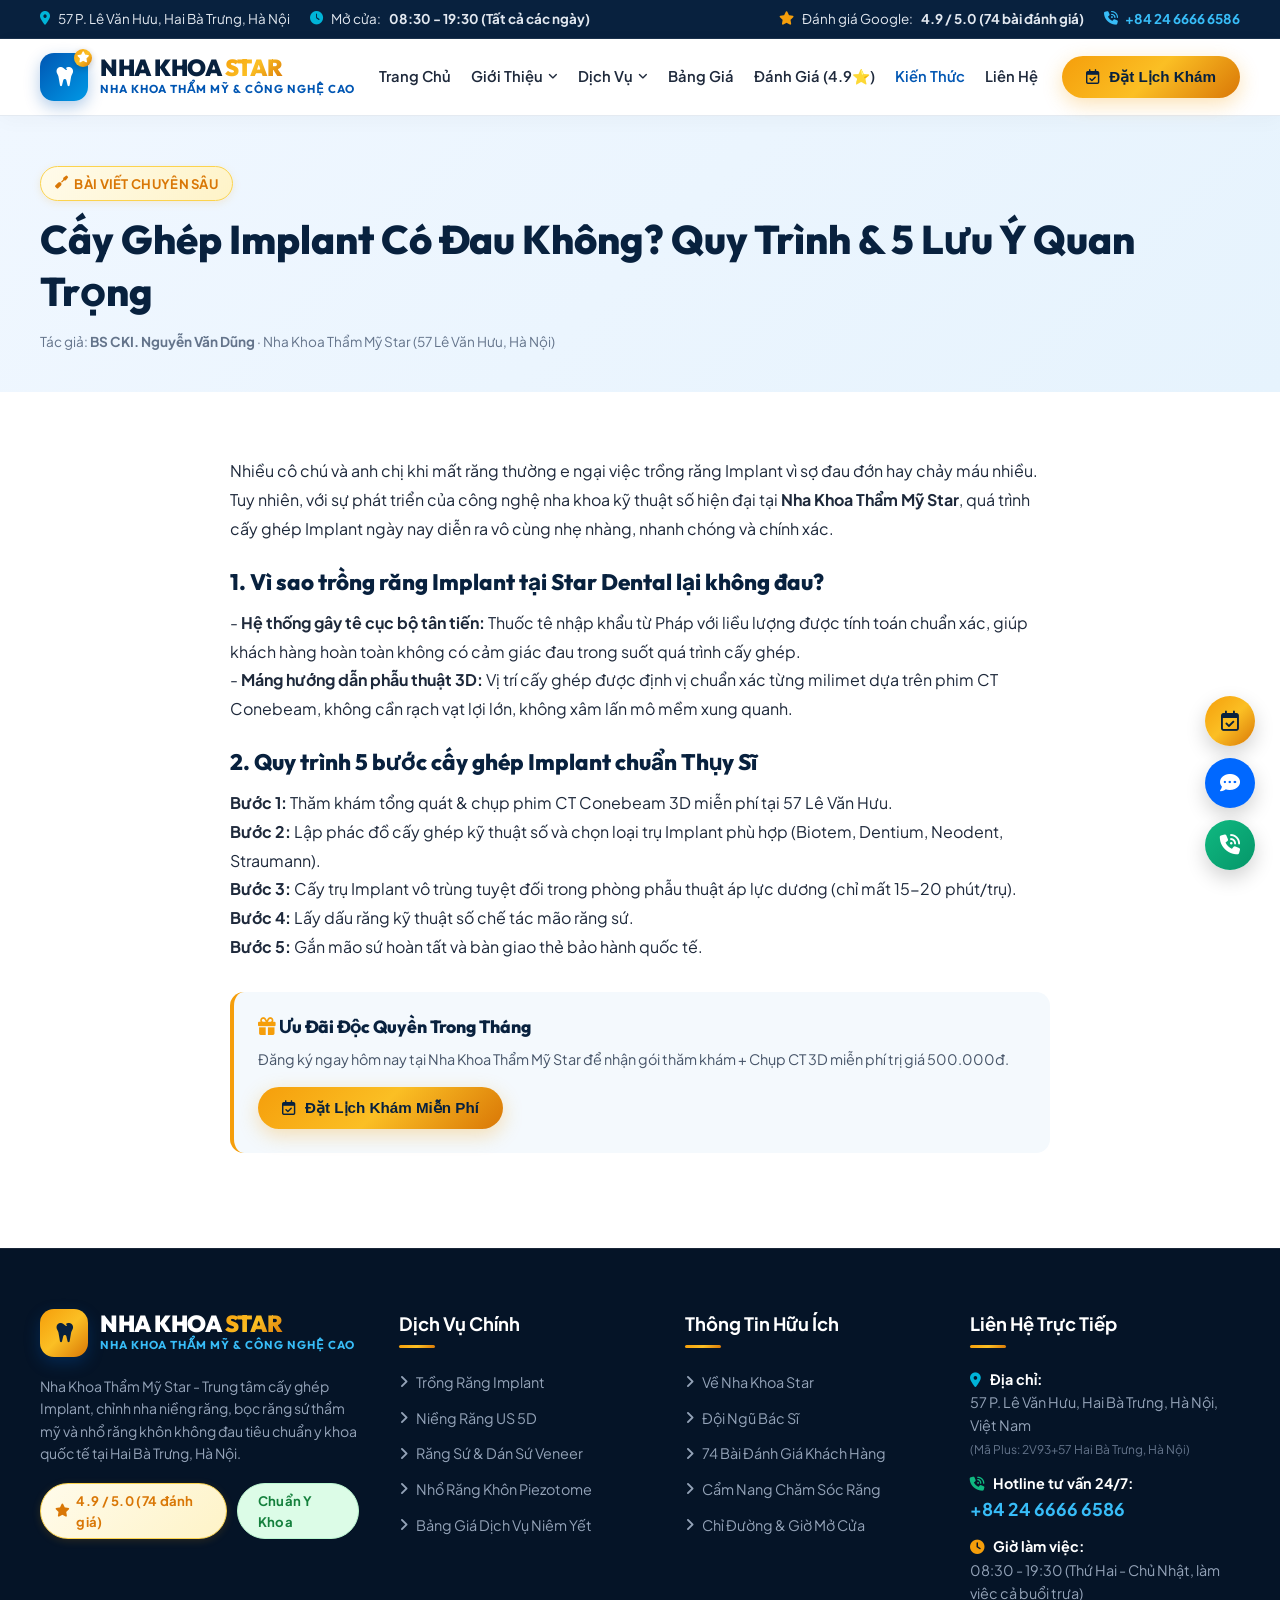
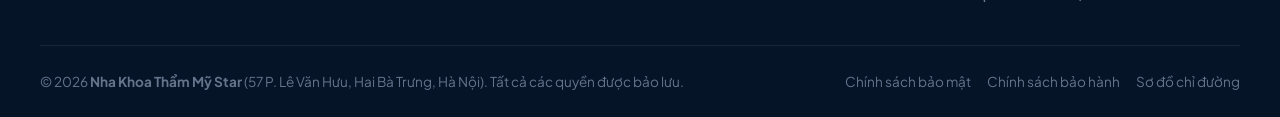
<file: bai-viet-implant.html>
<!DOCTYPE html>
<html lang="vi">
<head>
  <meta charset="UTF-8">
  <meta name="viewport" content="width=device-width, initial-scale=1.0">
  <title>Cấy Ghép Implant Có Đau Không? - Nha Khoa Thẩm Mỹ Star</title>
  <meta name="description" content="Hướng dẫn chi tiết về cấy ghép răng Implant kỹ thuật số không đau tại Nha Khoa Thẩm Mỹ Star 57 Lê Văn Hưu, Hà Nội.">
  <link rel="stylesheet" href="assets/css/style.css">
  <link rel="stylesheet" href="https://cdnjs.cloudflare.com/ajax/libs/font-awesome/6.4.0/css/all.min.css">
  <link rel="icon" type="image/svg+xml" href="data:image/svg+xml,<svg xmlns='http://www.w3.org/2000/svg' viewBox='0 0 100 100'><text y='.9em' font-size='90'>🦷</text></svg>">
</head>
<body>
  
  <!-- Top bar -->
  <div class="topbar">
    <div class="container topbar-content">
      <div style="display: flex; gap: 20px; flex-wrap: wrap;">
        <span class="topbar-item"><i class="fa-solid fa-location-dot" style="color: var(--secondary);"></i> 57 P. Lê Văn Hưu, Hai Bà Trưng, Hà Nội</span>
        <span class="topbar-item"><i class="fa-solid fa-clock" style="color: var(--secondary);"></i> Mở cửa: <b>08:30 - 19:30 (Tất cả các ngày)</b></span>
      </div>
      <div style="display: flex; gap: 20px; align-items: center; flex-wrap: wrap;">
        <span class="topbar-item"><i class="fa-solid fa-star" style="color: var(--star-gold);"></i> Đánh giá Google: <b>4.9 / 5.0 (74 bài đánh giá)</b></span>
        <a href="tel:02466666586" class="topbar-item" style="color: #38bdf8; font-weight: 700;"><i class="fa-solid fa-phone-volume"></i> +84 24 6666 6586</a>
      </div>
    </div>
  </div>

  <!-- Header -->
  <header class="main-header glass-nav">
    <div class="container nav-row">
      <a href="index.html" class="logo-brand">
        <div class="logo-icon-wrap">
          <i class="fa-solid fa-tooth"></i>
          <span class="star-badge-icon"><i class="fa-solid fa-star"></i></span>
        </div>
        <div>
          <div class="logo-text-title">NHA KHOA <span class="star-text">STAR</span></div>
          <div class="logo-text-sub">Nha Khoa Thẩm Mỹ & Công Nghệ Cao</div>
        </div>
      </a>

      <!-- Navigation Links -->
      <ul class="nav-links" id="navLinks">
        <li class="nav-item"><a href="index.html" class="nav-link ">Trang Chủ</a></li>
        <li class="nav-item">
          <a href="gioi-thieu.html" class="nav-link ">Giới Thiệu <i class="fa-solid fa-angle-down" style="font-size: 11px;"></i></a>
          <div class="dropdown-menu">
            <a href="gioi-thieu.html" class="dropdown-item">
              <div class="dropdown-icon"><i class="fa-solid fa-hospital"></i></div>
              <div>Về Nha Khoa Star<br><small style="color: var(--slate-muted); font-weight: 400;">Phòng khám nha khoa thẩm mỹ cao cấp</small></div>
            </a>
            <a href="gioi-thieu.html#co-so-vat-chat" class="dropdown-item">
              <div class="dropdown-icon"><i class="fa-solid fa-microscope"></i></div>
              <div>Cơ sở vật chất & Thiết bị<br><small style="color: var(--slate-muted); font-weight: 400;">Trang thiết bị chuẩn y khoa tại Hà Nội</small></div>
            </a>
            <a href="doi-ngu-bac-si.html" class="dropdown-item">
              <div class="dropdown-icon"><i class="fa-solid fa-user-doctor"></i></div>
              <div>Đội ngũ bác sĩ chuyên khoa<br><small style="color: var(--slate-muted); font-weight: 400;">Chuyên gia Răng Hàm Mặt giàu kinh nghiệm</small></div>
            </a>
          </div>
        </li>
        <li class="nav-item">
          <a href="javascript:void(0);" class="nav-link ">Dịch Vụ <i class="fa-solid fa-angle-down" style="font-size: 11px;"></i></a>
          <div class="dropdown-menu" style="min-width: 320px;">
            <a href="dich-vu-implant.html" class="dropdown-item">
              <div class="dropdown-icon"><i class="fa-solid fa-screwdriver"></i></div>
              <div>Trồng Răng Implant<br><small style="color: var(--slate-muted); font-weight: 400;">Cấy ghép chịu lực tức thì, bền trọn đời</small></div>
            </a>
            <a href="dich-vu-nieng-rang.html" class="dropdown-item">
              <div class="dropdown-icon"><i class="fa-solid fa-arrows-split-up-and-left"></i></div>
              <div>Niềng Răng - Chỉnh Nha<br><small style="color: var(--slate-muted); font-weight: 400;">Công nghệ US 5D, rút ngắn 6 tháng niềng</small></div>
            </a>
            <a href="dich-vu-rang-su.html" class="dropdown-item">
              <div class="dropdown-icon"><i class="fa-solid fa-gem"></i></div>
              <div>Răng Sứ Thẩm Mỹ & Veneer<br><small style="color: var(--slate-muted); font-weight: 400;">Bảo tồn răng thật tối đa, tự nhiên</small></div>
            </a>
            <a href="dich-vu-nho-rang-khon.html" class="dropdown-item">
              <div class="dropdown-icon"><i class="fa-solid fa-bolt-lightning"></i></div>
              <div>Nhổ Răng Khôn Piezotome<br><small style="color: var(--slate-muted); font-weight: 400;">Sóng siêu âm không đau, không sưng</small></div>
            </a>
            <a href="bang-gia.html#tong-quat" class="dropdown-item">
              <div class="dropdown-icon"><i class="fa-solid fa-shield-heart"></i></div>
              <div>Nha Khoa Tổng Quát<br><small style="color: var(--slate-muted); font-weight: 400;">Lấy cao răng, hàn trám, chữa tủy</small></div>
            </a>
          </div>
        </li>
        <li class="nav-item"><a href="bang-gia.html" class="nav-link ">Bảng Giá</a></li>
        <li class="nav-item"><a href="danh-gia-khach-hang.html" class="nav-link ">Đánh Giá (4.9⭐)</a></li>
        <li class="nav-item"><a href="kien-thuc-nha-khoa.html" class="nav-link active">Kiến Thức</a></li>
        <li class="nav-item"><a href="lien-he.html" class="nav-link ">Liên Hệ</a></li>
      </ul>

      <div style="display: flex; align-items: center; gap: 12px;">
        <button class="btn-star-gold btn-open-booking" data-service="Khám tổng quát & Tư vấn">
          <i class="fa-regular fa-calendar-check"></i> Đặt Lịch Khám
        </button>
        <button class="mobile-toggle" id="mobileToggle" aria-label="Mở Menu">
          <i class="fa-solid fa-bars"></i>
        </button>
      </div>
    </div>
  </header>

  <!-- Mobile Drawer Menu -->
  <div class="drawer-overlay" id="drawerOverlay"></div>
  <div class="mobile-drawer" id="mobileDrawer">
    <div class="drawer-header">
      <div class="logo-brand">
        <div class="logo-icon-wrap" style="width: 40px; height: 40px; font-size: 18px;">
          <i class="fa-solid fa-tooth"></i>
        </div>
        <div>
          <div class="logo-text-title" style="font-size: 1.2rem;">NHA KHOA <span class="star-text">STAR</span></div>
          <div class="logo-text-sub" style="font-size: 0.65rem;">57 Lê Văn Hưu, Hà Nội</div>
        </div>
      </div>
      <button class="drawer-close-btn" id="drawerCloseBtn" aria-label="Đóng Menu">&times;</button>
    </div>
    <div class="drawer-body">
      <ul class="drawer-nav-list">
        <li class="drawer-nav-item"><a href="index.html" class="">Trang Chủ <i class="fa-solid fa-house"></i></a></li>
        <li class="drawer-nav-item">
          <a href="gioi-thieu.html" class="">Giới Thiệu <i class="fa-solid fa-circle-info"></i></a>
          <div class="drawer-subnav">
            <a href="gioi-thieu.html"><i class="fa-solid fa-hospital"></i> Về Nha Khoa Star</a>
            <a href="gioi-thieu.html#co-so-vat-chat"><i class="fa-solid fa-microscope"></i> Cơ sở vật chất 57 Lê Văn Hưu</a>
            <a href="doi-ngu-bac-si.html"><i class="fa-solid fa-user-doctor"></i> Đội ngũ bác sĩ chuyên khoa</a>
          </div>
        </li>
        <li class="drawer-nav-item">
          <a href="javascript:void(0);" class="">Dịch Vụ Chuyên Sâu <i class="fa-solid fa-tooth"></i></a>
          <div class="drawer-subnav">
            <a href="dich-vu-implant.html"><i class="fa-solid fa-screwdriver"></i> Trồng Răng Implant Kỹ Thuật Số</a>
            <a href="dich-vu-nieng-rang.html"><i class="fa-solid fa-arrows-split-up-and-left"></i> Niềng Răng US 5D / Invisalign</a>
            <a href="dich-vu-rang-su.html"><i class="fa-solid fa-gem"></i> Răng Sứ Thẩm Mỹ & Veneer Emax</a>
            <a href="dich-vu-nho-rang-khon.html"><i class="fa-solid fa-bolt-lightning"></i> Nhổ Răng Khôn Piezotome</a>
            <a href="bang-gia.html#tong-quat"><i class="fa-solid fa-shield-heart"></i> Nha Khoa Tổng Quát</a>
          </div>
        </li>
        <li class="drawer-nav-item"><a href="bang-gia.html" class="">Bảng Giá Niêm Yết <i class="fa-solid fa-tags"></i></a></li>
        <li class="drawer-nav-item"><a href="danh-gia-khach-hang.html" class="">Đánh Giá 4.9⭐ (74 reviews) <i class="fa-solid fa-star" style="color: var(--star-gold);"></i></a></li>
        <li class="drawer-nav-item"><a href="kien-thuc-nha-khoa.html" class="active">Kiến Thức Nha Khoa <i class="fa-solid fa-newspaper"></i></a></li>
        <li class="drawer-nav-item"><a href="lien-he.html" class="">Liên Hệ & Chỉ Đường <i class="fa-solid fa-location-dot"></i></a></li>
      </ul>
    </div>
    <div class="drawer-footer">
      <div style="font-size: 0.82rem; color: var(--slate-muted); margin-bottom: 12px;">
        <i class="fa-solid fa-phone" style="color: #10b981;"></i> Hotline: <b style="color: var(--navy);">+84 24 6666 6586</b><br>
        <i class="fa-solid fa-location-dot" style="color: var(--primary);"></i> 57 P. Lê Văn Hưu, Hai Bà Trưng, Hà Nội
      </div>
      <button class="btn-star-gold btn-open-booking" style="width: 100%; justify-content: center;" data-service="Tư vấn nhanh">
        <i class="fa-regular fa-calendar-check"></i> Đặt Hẹn Khám Miễn Phí
      </button>
    </div>
  </div>
  
  
  <section style="background: linear-gradient(135deg, #f0f7ff 0%, #e6f3fd 100%); padding: 50px 0 40px 0;">
    <div class="container">
      <div class="badge-pill badge-star" style="margin-bottom: 12px;"><i class="fa-solid fa-screwdriver"></i> BÀI VIẾT CHUYÊN SÂU</div>
      <h1 style="font-size: clamp(1.8rem, 3.2vw, 2.5rem); font-weight: 800; color: var(--navy); margin-bottom: 14px;">
        Cấy Ghép Implant Có Đau Không? Quy Trình & 5 Lưu Ý Quan Trọng
      </h1>
      <div style="font-size: 0.85rem; color: var(--slate-muted);">
        Tác giả: <b>BS CKI. Nguyễn Văn Dũng</b> · Nha Khoa Thẩm Mỹ Star (57 Lê Văn Hưu, Hà Nội)
      </div>
    </div>
  </section>

  <section class="section-py" style="background: #ffffff;">
    <div class="container" style="max-width: 860px;">
      <div style="font-size: 1rem; color: var(--slate-dark); line-height: 1.8;">
        <p style="margin-bottom: 18px;">
          Nhiều cô chú và anh chị khi mất răng thường e ngại việc trồng răng Implant vì sợ đau đớn hay chảy máu nhiều. Tuy nhiên, với sự phát triển của công nghệ nha khoa kỹ thuật số hiện đại tại <b>Nha Khoa Thẩm Mỹ Star</b>, quá trình cấy ghép Implant ngày nay diễn ra vô cùng nhẹ nhàng, nhanh chóng và chính xác.
        </p>

        <h3 style="font-size: 1.4rem; font-weight: 800; color: var(--navy); margin: 24px 0 12px 0;">1. Vì sao trồng răng Implant tại Star Dental lại không đau?</h3>
        <p style="margin-bottom: 16px;">
          - <b>Hệ thống gây tê cục bộ tân tiến:</b> Thuốc tê nhập khẩu từ Pháp với liều lượng được tính toán chuẩn xác, giúp khách hàng hoàn toàn không có cảm giác đau trong suốt quá trình cấy ghép.<br>
          - <b>Máng hướng dẫn phẫu thuật 3D:</b> Vị trí cấy ghép được định vị chuẩn xác từng milimet dựa trên phim CT Conebeam, không cần rạch vạt lợi lớn, không xâm lấn mô mềm xung quanh.
        </p>

        <h3 style="font-size: 1.4rem; font-weight: 800; color: var(--navy); margin: 24px 0 12px 0;">2. Quy trình 5 bước cấy ghép Implant chuẩn Thụy Sĩ</h3>
        <p style="margin-bottom: 16px;">
          <b>Bước 1:</b> Thăm khám tổng quát & chụp phim CT Conebeam 3D miễn phí tại 57 Lê Văn Hưu.<br>
          <b>Bước 2:</b> Lập phác đồ cấy ghép kỹ thuật số và chọn loại trụ Implant phù hợp (Biotem, Dentium, Neodent, Straumann).<br>
          <b>Bước 3:</b> Cấy trụ Implant vô trùng tuyệt đối trong phòng phẫu thuật áp lực dương (chỉ mất 15-20 phút/trụ).<br>
          <b>Bước 4:</b> Lấy dấu răng kỹ thuật số chế tác mão răng sứ.<br>
          <b>Bước 5:</b> Gắn mão sứ hoàn tất và bàn giao thẻ bảo hành quốc tế.
        </p>

        <div style="background: var(--bg-ice); padding: 24px; border-radius: 14px; border-left: 4px solid var(--star-gold); margin: 30px 0;">
          <h4 style="font-size: 1.1rem; font-weight: 800; color: var(--navy); margin-bottom: 8px;"><i class="fa-solid fa-gift" style="color: var(--star-gold);"></i> Ưu Đãi Độc Quyền Trong Tháng</h4>
          <p style="font-size: 0.9rem; color: var(--slate-text); margin-bottom: 14px;">
            Đăng ký ngay hôm nay tại Nha Khoa Thẩm Mỹ Star để nhận gói thăm khám + Chụp CT 3D miễn phí trị giá 500.000đ.
          </p>
          <button class="btn-star-gold btn-open-booking" data-service="Đặt hẹn khám Implant sau khi đọc bài viết">
            <i class="fa-regular fa-calendar-check"></i> Đặt Lịch Khám Miễn Phí
          </button>
        </div>
      </div>
    </div>
  </section>

  
  <!-- Footer -->
  <footer class="main-footer">
    <div class="container">
      <div class="footer-grid">
        <div>
          <div class="logo-brand" style="margin-bottom: 18px;">
            <div class="logo-icon-wrap" style="background: var(--star-gold-gradient);">
              <i class="fa-solid fa-tooth" style="color: #08213e;"></i>
            </div>
            <div>
              <div class="logo-text-title" style="color: #ffffff;">NHA KHOA <span class="star-text" style="background: var(--star-gold-gradient); -webkit-background-clip: text; -webkit-text-fill-color: transparent;">STAR</span></div>
              <div class="logo-text-sub" style="color: #38bdf8;">Nha Khoa Thẩm Mỹ & Công Nghệ Cao</div>
            </div>
          </div>
          <p style="font-size: 0.88rem; line-height: 1.6; color: #94a3b8; margin-bottom: 18px;">
            Nha Khoa Thẩm Mỹ Star - Trung tâm cấy ghép Implant, chỉnh nha niềng răng, bọc răng sứ thẩm mỹ và nhổ răng khôn không đau tiêu chuẩn y khoa quốc tế tại Hai Bà Trưng, Hà Nội.
          </p>
          <div style="display: flex; gap: 10px;">
            <div class="badge-pill badge-star"><i class="fa-solid fa-star"></i> 4.9 / 5.0 (74 đánh giá)</div>
            <div class="badge-pill badge-green"><i class="fa-solid fa-shield-check"></i> Chuẩn Y Khoa</div>
          </div>
        </div>

        <div>
          <div class="footer-title">Dịch Vụ Chính</div>
          <ul class="footer-links">
            <li><a href="dich-vu-implant.html"><i class="fa-solid fa-angle-right"></i> Trồng Răng Implant</a></li>
            <li><a href="dich-vu-nieng-rang.html"><i class="fa-solid fa-angle-right"></i> Niềng Răng US 5D</a></li>
            <li><a href="dich-vu-rang-su.html"><i class="fa-solid fa-angle-right"></i> Răng Sứ & Dán Sứ Veneer</a></li>
            <li><a href="dich-vu-nho-rang-khon.html"><i class="fa-solid fa-angle-right"></i> Nhổ Răng Khôn Piezotome</a></li>
            <li><a href="bang-gia.html"><i class="fa-solid fa-angle-right"></i> Bảng Giá Dịch Vụ Niêm Yết</a></li>
          </ul>
        </div>

        <div>
          <div class="footer-title">Thông Tin Hữu Ích</div>
          <ul class="footer-links">
            <li><a href="gioi-thieu.html"><i class="fa-solid fa-angle-right"></i> Về Nha Khoa Star</a></li>
            <li><a href="doi-ngu-bac-si.html"><i class="fa-solid fa-angle-right"></i> Đội Ngũ Bác Sĩ</a></li>
            <li><a href="danh-gia-khach-hang.html"><i class="fa-solid fa-angle-right"></i> 74 Bài Đánh Giá Khách Hàng</a></li>
            <li><a href="kien-thuc-nha-khoa.html"><i class="fa-solid fa-angle-right"></i> Cẩm Nang Chăm Sóc Răng</a></li>
            <li><a href="lien-he.html"><i class="fa-solid fa-angle-right"></i> Chỉ Đường & Giờ Mở Cửa</a></li>
          </ul>
        </div>

        <div>
          <div class="footer-title">Liên Hệ Trực Tiếp</div>
          <div style="display: flex; flex-direction: column; gap: 12px; font-size: 0.9rem; color: #94a3b8;">
            <div>
              <strong style="color: #fff;"><i class="fa-solid fa-location-dot" style="color: var(--secondary); margin-right: 6px;"></i> Địa chỉ:</strong><br>
              57 P. Lê Văn Hưu, Hai Bà Trưng, Hà Nội, Việt Nam<br>
              <small style="color: #64748b;">(Mã Plus: 2V93+57 Hai Bà Trưng, Hà Nội)</small>
            </div>
            <div>
              <strong style="color: #fff;"><i class="fa-solid fa-phone-volume" style="color: #10b981; margin-right: 6px;"></i> Hotline tư vấn 24/7:</strong><br>
              <a href="tel:02466666586" style="color: #38bdf8; font-weight: 700; font-size: 1.1rem;">+84 24 6666 6586</a>
            </div>
            <div>
              <strong style="color: #fff;"><i class="fa-solid fa-clock" style="color: var(--star-gold); margin-right: 6px;"></i> Giờ làm việc:</strong><br>
              08:30 - 19:30 (Thứ Hai - Chủ Nhật, làm việc cả buổi trưa)
            </div>
          </div>
        </div>
      </div>

      <div class="footer-bottom">
        <div>© 2026 <b>Nha Khoa Thẩm Mỹ Star</b> (57 P. Lê Văn Hưu, Hai Bà Trưng, Hà Nội). Tất cả các quyền được bảo lưu.</div>
        <div style="display: flex; gap: 16px;">
          <a href="gioi-thieu.html" style="color: #64748b;">Chính sách bảo mật</a>
          <a href="bang-gia.html" style="color: #64748b;">Chính sách bảo hành</a>
          <a href="lien-he.html" style="color: #64748b;">Sơ đồ chỉ đường</a>
        </div>
      </div>
    </div>
  </footer>

  <!-- Mobile Sticky Bottom Action Bar -->
  <div class="mobile-bottom-bar">
    <a href="tel:02466666586" class="bottom-bar-item highlight-call">
      <i class="fa-solid fa-phone-volume"></i>
      <span>Gọi Điện</span>
    </a>
    <a href="dich-vu-implant.html" class="bottom-bar-item">
      <i class="fa-solid fa-tooth"></i>
      <span>Dịch Vụ</span>
    </a>
    <a href="javascript:void(0);" class="bottom-bar-item highlight-book btn-open-booking" data-service="Đặt hẹn trên di động">
      <i class="fa-regular fa-calendar-check" style="font-size: 16px;"></i>
      <span style="font-weight: 800;">Đặt Lịch</span>
    </a>
    <a href="danh-gia-khach-hang.html" class="bottom-bar-item">
      <i class="fa-solid fa-star" style="color: var(--star-gold);"></i>
      <span>Đánh Giá</span>
    </a>
    <a href="lien-he.html" class="bottom-bar-item">
      <i class="fa-solid fa-location-dot"></i>
      <span>Chỉ Đường</span>
    </a>
  </div>

  <!-- Floating Desktop Action Buttons -->
  <div class="float-widgets-container">
    <button class="float-btn float-btn-booking btn-open-booking" data-service="Đặt hẹn nhanh" title="Đặt Lịch Hẹn Khám">
      <i class="fa-regular fa-calendar-check"></i>
    </button>
    <a href="https://zalo.me" target="_blank" rel="noopener" class="float-btn float-btn-zalo" title="Chat Zalo Tư Vấn">
      <i class="fa-solid fa-comment-dots"></i>
    </a>
    <button class="float-btn float-btn-phone" title="Gọi Hotline: +84 24 6666 6586">
      <i class="fa-solid fa-phone-volume"></i>
    </button>
  </div>

  <!-- Booking Modal -->
  <div class="modal-overlay" id="bookingModal">
    <div class="modal-box">
      <button class="modal-close-btn" id="closeModalBtn">&times;</button>
      <div style="display: flex; align-items: center; gap: 10px; margin-bottom: 16px;">
        <div class="badge-pill badge-star"><i class="fa-solid fa-star"></i> Nha Khoa Thẩm Mỹ Star</div>
      </div>
      <h3 style="font-size: 1.5rem; font-weight: 800; color: var(--navy); margin-bottom: 6px;">Đặt Lịch Khám & Tư Vấn</h3>
      <p style="font-size: 0.88rem; color: var(--slate-muted); margin-bottom: 20px;">
        Địa chỉ: <b>57 P. Lê Văn Hưu, Hai Bà Trưng, Hà Nội</b>. Miễn phí 100% chi phí chụp phim CT Conebeam 3D & thăm khám trực tiếp.
      </p>

      <form id="bookingForm">
        <div class="form-group">
          <label class="form-label">Họ và tên quý khách (*)</label>
          <input type="text" id="bookingName" class="form-control" placeholder="Ví dụ: Nguyễn Văn An" required>
        </div>

        <div class="form-group">
          <label class="form-label">Số điện thoại liên hệ (*)</label>
          <input type="tel" id="bookingPhone" class="form-control" placeholder="Ví dụ: 0912 345 678" required>
        </div>

        <div class="form-group">
          <label class="form-label">Dịch vụ quý khách quan tâm</label>
          <select id="bookingService" class="form-control">
            <option value="Trồng răng Implant kỹ thuật số">Trồng răng Implant kỹ thuật số</option>
            <option value="Niềng răng - Chỉnh nha US 5D">Niềng răng - Chỉnh nha US 5D</option>
            <option value="Răng sứ thẩm mỹ & Dán sứ Veneer">Răng sứ thẩm mỹ & Dán sứ Veneer</option>
            <option value="Nhổ răng khôn sóng siêu âm Piezotome">Nhổ răng khôn sóng siêu âm Piezotome</option>
            <option value="Khám tổng quát & Lấy cao răng">Khám tổng quát & Lấy cao răng</option>
            <option value="Tư vấn thẩm mỹ nụ cười Star">Tư vấn thẩm mỹ nụ cười Star</option>
          </select>
        </div>

        <div class="form-group">
          <label class="form-label">Ngày dự kiến đến khám</label>
          <input type="date" id="bookingDate" class="form-control" value="2026-09-29">
        </div>

        <button type="submit" class="btn-star-gold" style="width: 100%; justify-content: center; padding: 14px; font-size: 1rem; margin-top: 10px;">
          <i class="fa-solid fa-paper-plane"></i> XÁC NHẬN ĐẶT LỊCH HẸN
        </button>
      </form>
    </div>
  </div>
  
  <script src="assets/js/main.js"></script>
</body>
</html>
</file>
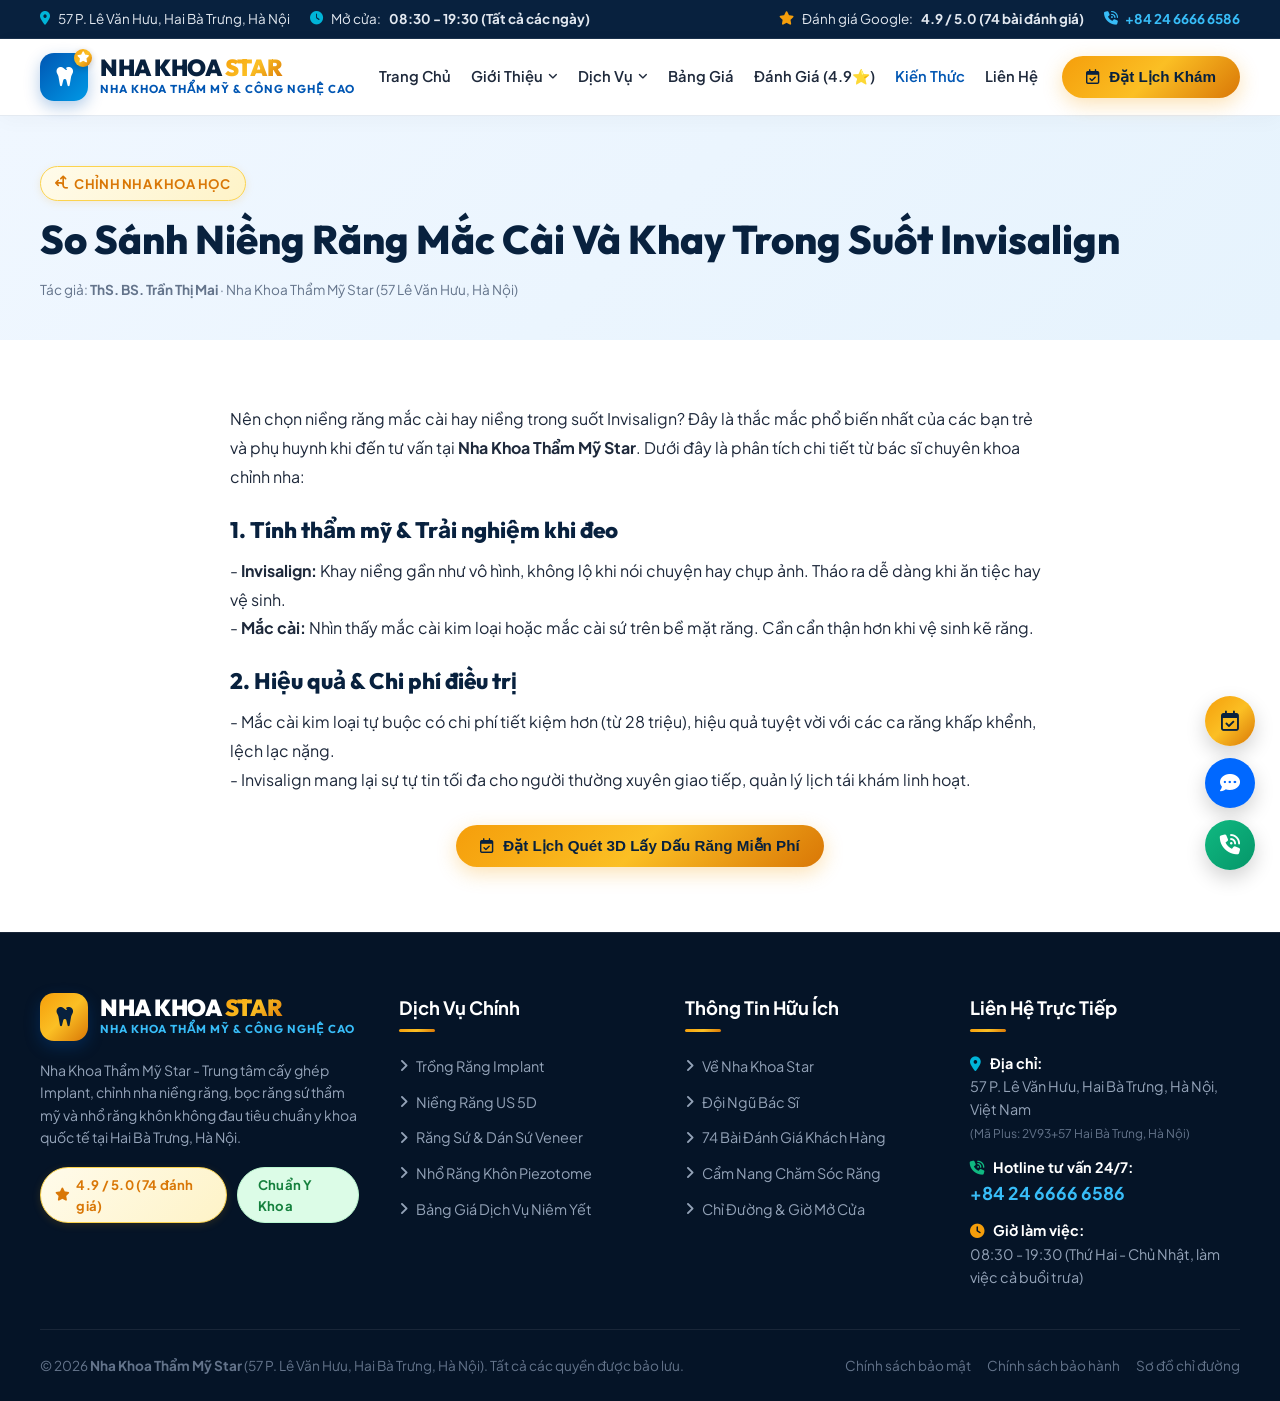
<file: bai-viet-nieng-rang.html>
<!DOCTYPE html>
<html lang="vi">
<head>
  <meta charset="UTF-8">
  <meta name="viewport" content="width=device-width, initial-scale=1.0">
  <title>So Sánh Niềng Răng Mắc Cài Và Invisalign - Nha Khoa Thẩm Mỹ Star</title>
  <meta name="description" content="So sánh chi tiết niềng răng mắc cài và Invisalign tại Nha Khoa Thẩm Mỹ Star 57 Lê Văn Hưu, Hà Nội.">
  <link rel="stylesheet" href="assets/css/style.css">
  <link rel="stylesheet" href="https://cdnjs.cloudflare.com/ajax/libs/font-awesome/6.4.0/css/all.min.css">
  <link rel="icon" type="image/svg+xml" href="data:image/svg+xml,<svg xmlns='http://www.w3.org/2000/svg' viewBox='0 0 100 100'><text y='.9em' font-size='90'>🦷</text></svg>">
</head>
<body>
  
  <!-- Top bar -->
  <div class="topbar">
    <div class="container topbar-content">
      <div style="display: flex; gap: 20px; flex-wrap: wrap;">
        <span class="topbar-item"><i class="fa-solid fa-location-dot" style="color: var(--secondary);"></i> 57 P. Lê Văn Hưu, Hai Bà Trưng, Hà Nội</span>
        <span class="topbar-item"><i class="fa-solid fa-clock" style="color: var(--secondary);"></i> Mở cửa: <b>08:30 - 19:30 (Tất cả các ngày)</b></span>
      </div>
      <div style="display: flex; gap: 20px; align-items: center; flex-wrap: wrap;">
        <span class="topbar-item"><i class="fa-solid fa-star" style="color: var(--star-gold);"></i> Đánh giá Google: <b>4.9 / 5.0 (74 bài đánh giá)</b></span>
        <a href="tel:02466666586" class="topbar-item" style="color: #38bdf8; font-weight: 700;"><i class="fa-solid fa-phone-volume"></i> +84 24 6666 6586</a>
      </div>
    </div>
  </div>

  <!-- Header -->
  <header class="main-header glass-nav">
    <div class="container nav-row">
      <a href="index.html" class="logo-brand">
        <div class="logo-icon-wrap">
          <i class="fa-solid fa-tooth"></i>
          <span class="star-badge-icon"><i class="fa-solid fa-star"></i></span>
        </div>
        <div>
          <div class="logo-text-title">NHA KHOA <span class="star-text">STAR</span></div>
          <div class="logo-text-sub">Nha Khoa Thẩm Mỹ & Công Nghệ Cao</div>
        </div>
      </a>

      <!-- Navigation Links -->
      <ul class="nav-links" id="navLinks">
        <li class="nav-item"><a href="index.html" class="nav-link ">Trang Chủ</a></li>
        <li class="nav-item">
          <a href="gioi-thieu.html" class="nav-link ">Giới Thiệu <i class="fa-solid fa-angle-down" style="font-size: 11px;"></i></a>
          <div class="dropdown-menu">
            <a href="gioi-thieu.html" class="dropdown-item">
              <div class="dropdown-icon"><i class="fa-solid fa-hospital"></i></div>
              <div>Về Nha Khoa Star<br><small style="color: var(--slate-muted); font-weight: 400;">Phòng khám nha khoa thẩm mỹ cao cấp</small></div>
            </a>
            <a href="gioi-thieu.html#co-so-vat-chat" class="dropdown-item">
              <div class="dropdown-icon"><i class="fa-solid fa-microscope"></i></div>
              <div>Cơ sở vật chất & Thiết bị<br><small style="color: var(--slate-muted); font-weight: 400;">Trang thiết bị chuẩn y khoa tại Hà Nội</small></div>
            </a>
            <a href="doi-ngu-bac-si.html" class="dropdown-item">
              <div class="dropdown-icon"><i class="fa-solid fa-user-doctor"></i></div>
              <div>Đội ngũ bác sĩ chuyên khoa<br><small style="color: var(--slate-muted); font-weight: 400;">Chuyên gia Răng Hàm Mặt giàu kinh nghiệm</small></div>
            </a>
          </div>
        </li>
        <li class="nav-item">
          <a href="javascript:void(0);" class="nav-link ">Dịch Vụ <i class="fa-solid fa-angle-down" style="font-size: 11px;"></i></a>
          <div class="dropdown-menu" style="min-width: 320px;">
            <a href="dich-vu-implant.html" class="dropdown-item">
              <div class="dropdown-icon"><i class="fa-solid fa-screwdriver"></i></div>
              <div>Trồng Răng Implant<br><small style="color: var(--slate-muted); font-weight: 400;">Cấy ghép chịu lực tức thì, bền trọn đời</small></div>
            </a>
            <a href="dich-vu-nieng-rang.html" class="dropdown-item">
              <div class="dropdown-icon"><i class="fa-solid fa-arrows-split-up-and-left"></i></div>
              <div>Niềng Răng - Chỉnh Nha<br><small style="color: var(--slate-muted); font-weight: 400;">Công nghệ US 5D, rút ngắn 6 tháng niềng</small></div>
            </a>
            <a href="dich-vu-rang-su.html" class="dropdown-item">
              <div class="dropdown-icon"><i class="fa-solid fa-gem"></i></div>
              <div>Răng Sứ Thẩm Mỹ & Veneer<br><small style="color: var(--slate-muted); font-weight: 400;">Bảo tồn răng thật tối đa, tự nhiên</small></div>
            </a>
            <a href="dich-vu-nho-rang-khon.html" class="dropdown-item">
              <div class="dropdown-icon"><i class="fa-solid fa-bolt-lightning"></i></div>
              <div>Nhổ Răng Khôn Piezotome<br><small style="color: var(--slate-muted); font-weight: 400;">Sóng siêu âm không đau, không sưng</small></div>
            </a>
            <a href="bang-gia.html#tong-quat" class="dropdown-item">
              <div class="dropdown-icon"><i class="fa-solid fa-shield-heart"></i></div>
              <div>Nha Khoa Tổng Quát<br><small style="color: var(--slate-muted); font-weight: 400;">Lấy cao răng, hàn trám, chữa tủy</small></div>
            </a>
          </div>
        </li>
        <li class="nav-item"><a href="bang-gia.html" class="nav-link ">Bảng Giá</a></li>
        <li class="nav-item"><a href="danh-gia-khach-hang.html" class="nav-link ">Đánh Giá (4.9⭐)</a></li>
        <li class="nav-item"><a href="kien-thuc-nha-khoa.html" class="nav-link active">Kiến Thức</a></li>
        <li class="nav-item"><a href="lien-he.html" class="nav-link ">Liên Hệ</a></li>
      </ul>

      <div style="display: flex; align-items: center; gap: 12px;">
        <button class="btn-star-gold btn-open-booking" data-service="Khám tổng quát & Tư vấn">
          <i class="fa-regular fa-calendar-check"></i> Đặt Lịch Khám
        </button>
        <button class="mobile-toggle" id="mobileToggle" aria-label="Mở Menu">
          <i class="fa-solid fa-bars"></i>
        </button>
      </div>
    </div>
  </header>

  <!-- Mobile Drawer Menu -->
  <div class="drawer-overlay" id="drawerOverlay"></div>
  <div class="mobile-drawer" id="mobileDrawer">
    <div class="drawer-header">
      <div class="logo-brand">
        <div class="logo-icon-wrap" style="width: 40px; height: 40px; font-size: 18px;">
          <i class="fa-solid fa-tooth"></i>
        </div>
        <div>
          <div class="logo-text-title" style="font-size: 1.2rem;">NHA KHOA <span class="star-text">STAR</span></div>
          <div class="logo-text-sub" style="font-size: 0.65rem;">57 Lê Văn Hưu, Hà Nội</div>
        </div>
      </div>
      <button class="drawer-close-btn" id="drawerCloseBtn" aria-label="Đóng Menu">&times;</button>
    </div>
    <div class="drawer-body">
      <ul class="drawer-nav-list">
        <li class="drawer-nav-item"><a href="index.html" class="">Trang Chủ <i class="fa-solid fa-house"></i></a></li>
        <li class="drawer-nav-item">
          <a href="gioi-thieu.html" class="">Giới Thiệu <i class="fa-solid fa-circle-info"></i></a>
          <div class="drawer-subnav">
            <a href="gioi-thieu.html"><i class="fa-solid fa-hospital"></i> Về Nha Khoa Star</a>
            <a href="gioi-thieu.html#co-so-vat-chat"><i class="fa-solid fa-microscope"></i> Cơ sở vật chất 57 Lê Văn Hưu</a>
            <a href="doi-ngu-bac-si.html"><i class="fa-solid fa-user-doctor"></i> Đội ngũ bác sĩ chuyên khoa</a>
          </div>
        </li>
        <li class="drawer-nav-item">
          <a href="javascript:void(0);" class="">Dịch Vụ Chuyên Sâu <i class="fa-solid fa-tooth"></i></a>
          <div class="drawer-subnav">
            <a href="dich-vu-implant.html"><i class="fa-solid fa-screwdriver"></i> Trồng Răng Implant Kỹ Thuật Số</a>
            <a href="dich-vu-nieng-rang.html"><i class="fa-solid fa-arrows-split-up-and-left"></i> Niềng Răng US 5D / Invisalign</a>
            <a href="dich-vu-rang-su.html"><i class="fa-solid fa-gem"></i> Răng Sứ Thẩm Mỹ & Veneer Emax</a>
            <a href="dich-vu-nho-rang-khon.html"><i class="fa-solid fa-bolt-lightning"></i> Nhổ Răng Khôn Piezotome</a>
            <a href="bang-gia.html#tong-quat"><i class="fa-solid fa-shield-heart"></i> Nha Khoa Tổng Quát</a>
          </div>
        </li>
        <li class="drawer-nav-item"><a href="bang-gia.html" class="">Bảng Giá Niêm Yết <i class="fa-solid fa-tags"></i></a></li>
        <li class="drawer-nav-item"><a href="danh-gia-khach-hang.html" class="">Đánh Giá 4.9⭐ (74 reviews) <i class="fa-solid fa-star" style="color: var(--star-gold);"></i></a></li>
        <li class="drawer-nav-item"><a href="kien-thuc-nha-khoa.html" class="active">Kiến Thức Nha Khoa <i class="fa-solid fa-newspaper"></i></a></li>
        <li class="drawer-nav-item"><a href="lien-he.html" class="">Liên Hệ & Chỉ Đường <i class="fa-solid fa-location-dot"></i></a></li>
      </ul>
    </div>
    <div class="drawer-footer">
      <div style="font-size: 0.82rem; color: var(--slate-muted); margin-bottom: 12px;">
        <i class="fa-solid fa-phone" style="color: #10b981;"></i> Hotline: <b style="color: var(--navy);">+84 24 6666 6586</b><br>
        <i class="fa-solid fa-location-dot" style="color: var(--primary);"></i> 57 P. Lê Văn Hưu, Hai Bà Trưng, Hà Nội
      </div>
      <button class="btn-star-gold btn-open-booking" style="width: 100%; justify-content: center;" data-service="Tư vấn nhanh">
        <i class="fa-regular fa-calendar-check"></i> Đặt Hẹn Khám Miễn Phí
      </button>
    </div>
  </div>
  
  
  <section style="background: linear-gradient(135deg, #f0f7ff 0%, #e6f3fd 100%); padding: 50px 0 40px 0;">
    <div class="container">
      <div class="badge-pill badge-star" style="margin-bottom: 12px;"><i class="fa-solid fa-arrows-split-up-and-left"></i> CHỈNH NHA KHOA HỌC</div>
      <h1 style="font-size: clamp(1.8rem, 3.2vw, 2.5rem); font-weight: 800; color: var(--navy); margin-bottom: 14px;">
        So Sánh Niềng Răng Mắc Cài Và Khay Trong Suốt Invisalign
      </h1>
      <div style="font-size: 0.85rem; color: var(--slate-muted);">
        Tác giả: <b>ThS. BS. Trần Thị Mai</b> · Nha Khoa Thẩm Mỹ Star (57 Lê Văn Hưu, Hà Nội)
      </div>
    </div>
  </section>

  <section class="section-py" style="background: #ffffff;">
    <div class="container" style="max-width: 860px;">
      <div style="font-size: 1rem; color: var(--slate-dark); line-height: 1.8;">
        <p style="margin-bottom: 18px;">
          Nên chọn niềng răng mắc cài hay niềng trong suốt Invisalign? Đây là thắc mắc phổ biến nhất của các bạn trẻ và phụ huynh khi đến tư vấn tại <b>Nha Khoa Thẩm Mỹ Star</b>. Dưới đây là phân tích chi tiết từ bác sĩ chuyên khoa chỉnh nha:
        </p>

        <h3 style="font-size: 1.4rem; font-weight: 800; color: var(--navy); margin: 24px 0 12px 0;">1. Tính thẩm mỹ & Trải nghiệm khi đeo</h3>
        <p style="margin-bottom: 16px;">
          - <b>Invisalign:</b> Khay niềng gần như vô hình, không lộ khi nói chuyện hay chụp ảnh. Tháo ra dễ dàng khi ăn tiệc hay vệ sinh.<br>
          - <b>Mắc cài:</b> Nhìn thấy mắc cài kim loại hoặc mắc cài sứ trên bề mặt răng. Cần cẩn thận hơn khi vệ sinh kẽ răng.
        </p>

        <h3 style="font-size: 1.4rem; font-weight: 800; color: var(--navy); margin: 24px 0 12px 0;">2. Hiệu quả & Chi phí điều trị</h3>
        <p style="margin-bottom: 16px;">
          - Mắc cài kim loại tự buộc có chi phí tiết kiệm hơn (từ 28 triệu), hiệu quả tuyệt vời với các ca răng khấp khểnh, lệch lạc nặng.<br>
          - Invisalign mang lại sự tự tin tối đa cho người thường xuyên giao tiếp, quản lý lịch tái khám linh hoạt.
        </p>

        <div style="text-align: center; margin-top: 30px;">
          <button class="btn-star-gold btn-open-booking" data-service="Tư vấn niềng răng US 5D / Invisalign">
            <i class="fa-regular fa-calendar-check"></i> Đặt Lịch Quét 3D Lấy Dấu Răng Miễn Phí
          </button>
        </div>
      </div>
    </div>
  </section>

  
  <!-- Footer -->
  <footer class="main-footer">
    <div class="container">
      <div class="footer-grid">
        <div>
          <div class="logo-brand" style="margin-bottom: 18px;">
            <div class="logo-icon-wrap" style="background: var(--star-gold-gradient);">
              <i class="fa-solid fa-tooth" style="color: #08213e;"></i>
            </div>
            <div>
              <div class="logo-text-title" style="color: #ffffff;">NHA KHOA <span class="star-text" style="background: var(--star-gold-gradient); -webkit-background-clip: text; -webkit-text-fill-color: transparent;">STAR</span></div>
              <div class="logo-text-sub" style="color: #38bdf8;">Nha Khoa Thẩm Mỹ & Công Nghệ Cao</div>
            </div>
          </div>
          <p style="font-size: 0.88rem; line-height: 1.6; color: #94a3b8; margin-bottom: 18px;">
            Nha Khoa Thẩm Mỹ Star - Trung tâm cấy ghép Implant, chỉnh nha niềng răng, bọc răng sứ thẩm mỹ và nhổ răng khôn không đau tiêu chuẩn y khoa quốc tế tại Hai Bà Trưng, Hà Nội.
          </p>
          <div style="display: flex; gap: 10px;">
            <div class="badge-pill badge-star"><i class="fa-solid fa-star"></i> 4.9 / 5.0 (74 đánh giá)</div>
            <div class="badge-pill badge-green"><i class="fa-solid fa-shield-check"></i> Chuẩn Y Khoa</div>
          </div>
        </div>

        <div>
          <div class="footer-title">Dịch Vụ Chính</div>
          <ul class="footer-links">
            <li><a href="dich-vu-implant.html"><i class="fa-solid fa-angle-right"></i> Trồng Răng Implant</a></li>
            <li><a href="dich-vu-nieng-rang.html"><i class="fa-solid fa-angle-right"></i> Niềng Răng US 5D</a></li>
            <li><a href="dich-vu-rang-su.html"><i class="fa-solid fa-angle-right"></i> Răng Sứ & Dán Sứ Veneer</a></li>
            <li><a href="dich-vu-nho-rang-khon.html"><i class="fa-solid fa-angle-right"></i> Nhổ Răng Khôn Piezotome</a></li>
            <li><a href="bang-gia.html"><i class="fa-solid fa-angle-right"></i> Bảng Giá Dịch Vụ Niêm Yết</a></li>
          </ul>
        </div>

        <div>
          <div class="footer-title">Thông Tin Hữu Ích</div>
          <ul class="footer-links">
            <li><a href="gioi-thieu.html"><i class="fa-solid fa-angle-right"></i> Về Nha Khoa Star</a></li>
            <li><a href="doi-ngu-bac-si.html"><i class="fa-solid fa-angle-right"></i> Đội Ngũ Bác Sĩ</a></li>
            <li><a href="danh-gia-khach-hang.html"><i class="fa-solid fa-angle-right"></i> 74 Bài Đánh Giá Khách Hàng</a></li>
            <li><a href="kien-thuc-nha-khoa.html"><i class="fa-solid fa-angle-right"></i> Cẩm Nang Chăm Sóc Răng</a></li>
            <li><a href="lien-he.html"><i class="fa-solid fa-angle-right"></i> Chỉ Đường & Giờ Mở Cửa</a></li>
          </ul>
        </div>

        <div>
          <div class="footer-title">Liên Hệ Trực Tiếp</div>
          <div style="display: flex; flex-direction: column; gap: 12px; font-size: 0.9rem; color: #94a3b8;">
            <div>
              <strong style="color: #fff;"><i class="fa-solid fa-location-dot" style="color: var(--secondary); margin-right: 6px;"></i> Địa chỉ:</strong><br>
              57 P. Lê Văn Hưu, Hai Bà Trưng, Hà Nội, Việt Nam<br>
              <small style="color: #64748b;">(Mã Plus: 2V93+57 Hai Bà Trưng, Hà Nội)</small>
            </div>
            <div>
              <strong style="color: #fff;"><i class="fa-solid fa-phone-volume" style="color: #10b981; margin-right: 6px;"></i> Hotline tư vấn 24/7:</strong><br>
              <a href="tel:02466666586" style="color: #38bdf8; font-weight: 700; font-size: 1.1rem;">+84 24 6666 6586</a>
            </div>
            <div>
              <strong style="color: #fff;"><i class="fa-solid fa-clock" style="color: var(--star-gold); margin-right: 6px;"></i> Giờ làm việc:</strong><br>
              08:30 - 19:30 (Thứ Hai - Chủ Nhật, làm việc cả buổi trưa)
            </div>
          </div>
        </div>
      </div>

      <div class="footer-bottom">
        <div>© 2026 <b>Nha Khoa Thẩm Mỹ Star</b> (57 P. Lê Văn Hưu, Hai Bà Trưng, Hà Nội). Tất cả các quyền được bảo lưu.</div>
        <div style="display: flex; gap: 16px;">
          <a href="gioi-thieu.html" style="color: #64748b;">Chính sách bảo mật</a>
          <a href="bang-gia.html" style="color: #64748b;">Chính sách bảo hành</a>
          <a href="lien-he.html" style="color: #64748b;">Sơ đồ chỉ đường</a>
        </div>
      </div>
    </div>
  </footer>

  <!-- Mobile Sticky Bottom Action Bar -->
  <div class="mobile-bottom-bar">
    <a href="tel:02466666586" class="bottom-bar-item highlight-call">
      <i class="fa-solid fa-phone-volume"></i>
      <span>Gọi Điện</span>
    </a>
    <a href="dich-vu-implant.html" class="bottom-bar-item">
      <i class="fa-solid fa-tooth"></i>
      <span>Dịch Vụ</span>
    </a>
    <a href="javascript:void(0);" class="bottom-bar-item highlight-book btn-open-booking" data-service="Đặt hẹn trên di động">
      <i class="fa-regular fa-calendar-check" style="font-size: 16px;"></i>
      <span style="font-weight: 800;">Đặt Lịch</span>
    </a>
    <a href="danh-gia-khach-hang.html" class="bottom-bar-item">
      <i class="fa-solid fa-star" style="color: var(--star-gold);"></i>
      <span>Đánh Giá</span>
    </a>
    <a href="lien-he.html" class="bottom-bar-item">
      <i class="fa-solid fa-location-dot"></i>
      <span>Chỉ Đường</span>
    </a>
  </div>

  <!-- Floating Desktop Action Buttons -->
  <div class="float-widgets-container">
    <button class="float-btn float-btn-booking btn-open-booking" data-service="Đặt hẹn nhanh" title="Đặt Lịch Hẹn Khám">
      <i class="fa-regular fa-calendar-check"></i>
    </button>
    <a href="https://zalo.me" target="_blank" rel="noopener" class="float-btn float-btn-zalo" title="Chat Zalo Tư Vấn">
      <i class="fa-solid fa-comment-dots"></i>
    </a>
    <button class="float-btn float-btn-phone" title="Gọi Hotline: +84 24 6666 6586">
      <i class="fa-solid fa-phone-volume"></i>
    </button>
  </div>

  <!-- Booking Modal -->
  <div class="modal-overlay" id="bookingModal">
    <div class="modal-box">
      <button class="modal-close-btn" id="closeModalBtn">&times;</button>
      <div style="display: flex; align-items: center; gap: 10px; margin-bottom: 16px;">
        <div class="badge-pill badge-star"><i class="fa-solid fa-star"></i> Nha Khoa Thẩm Mỹ Star</div>
      </div>
      <h3 style="font-size: 1.5rem; font-weight: 800; color: var(--navy); margin-bottom: 6px;">Đặt Lịch Khám & Tư Vấn</h3>
      <p style="font-size: 0.88rem; color: var(--slate-muted); margin-bottom: 20px;">
        Địa chỉ: <b>57 P. Lê Văn Hưu, Hai Bà Trưng, Hà Nội</b>. Miễn phí 100% chi phí chụp phim CT Conebeam 3D & thăm khám trực tiếp.
      </p>

      <form id="bookingForm">
        <div class="form-group">
          <label class="form-label">Họ và tên quý khách (*)</label>
          <input type="text" id="bookingName" class="form-control" placeholder="Ví dụ: Nguyễn Văn An" required>
        </div>

        <div class="form-group">
          <label class="form-label">Số điện thoại liên hệ (*)</label>
          <input type="tel" id="bookingPhone" class="form-control" placeholder="Ví dụ: 0912 345 678" required>
        </div>

        <div class="form-group">
          <label class="form-label">Dịch vụ quý khách quan tâm</label>
          <select id="bookingService" class="form-control">
            <option value="Trồng răng Implant kỹ thuật số">Trồng răng Implant kỹ thuật số</option>
            <option value="Niềng răng - Chỉnh nha US 5D">Niềng răng - Chỉnh nha US 5D</option>
            <option value="Răng sứ thẩm mỹ & Dán sứ Veneer">Răng sứ thẩm mỹ & Dán sứ Veneer</option>
            <option value="Nhổ răng khôn sóng siêu âm Piezotome">Nhổ răng khôn sóng siêu âm Piezotome</option>
            <option value="Khám tổng quát & Lấy cao răng">Khám tổng quát & Lấy cao răng</option>
            <option value="Tư vấn thẩm mỹ nụ cười Star">Tư vấn thẩm mỹ nụ cười Star</option>
          </select>
        </div>

        <div class="form-group">
          <label class="form-label">Ngày dự kiến đến khám</label>
          <input type="date" id="bookingDate" class="form-control" value="2026-09-29">
        </div>

        <button type="submit" class="btn-star-gold" style="width: 100%; justify-content: center; padding: 14px; font-size: 1rem; margin-top: 10px;">
          <i class="fa-solid fa-paper-plane"></i> XÁC NHẬN ĐẶT LỊCH HẸN
        </button>
      </form>
    </div>
  </div>
  
  <script src="assets/js/main.js"></script>
</body>
</html>
</file>
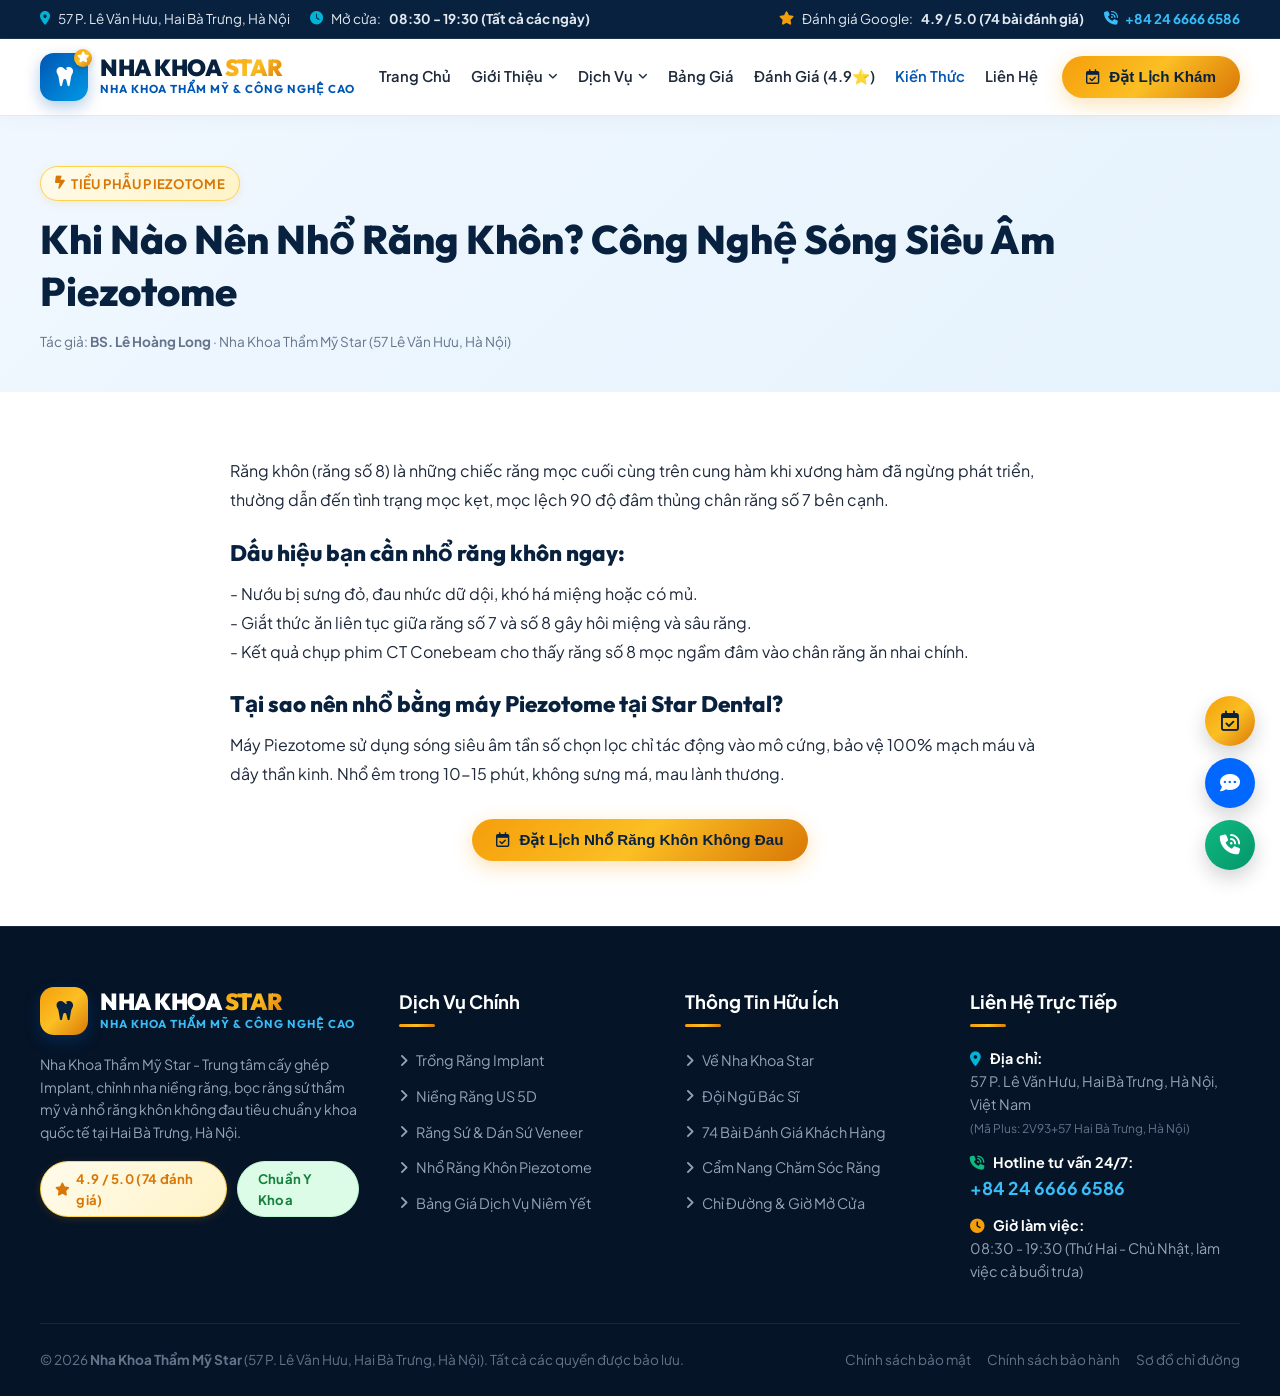
<file: bai-viet-rang-khon.html>
<!DOCTYPE html>
<html lang="vi">
<head>
  <meta charset="UTF-8">
  <meta name="viewport" content="width=device-width, initial-scale=1.0">
  <title>Khi Nào Nên Nhổ Răng Khôn Piezotome? - Nha Khoa Thẩm Mỹ Star</title>
  <meta name="description" content="Cẩm nang nhổ răng khôn sóng siêu âm Piezotome không đau tại Nha Khoa Thẩm Mỹ Star 57 Lê Văn Hưu, Hà Nội.">
  <link rel="stylesheet" href="assets/css/style.css">
  <link rel="stylesheet" href="https://cdnjs.cloudflare.com/ajax/libs/font-awesome/6.4.0/css/all.min.css">
  <link rel="icon" type="image/svg+xml" href="data:image/svg+xml,<svg xmlns='http://www.w3.org/2000/svg' viewBox='0 0 100 100'><text y='.9em' font-size='90'>🦷</text></svg>">
</head>
<body>
  
  <!-- Top bar -->
  <div class="topbar">
    <div class="container topbar-content">
      <div style="display: flex; gap: 20px; flex-wrap: wrap;">
        <span class="topbar-item"><i class="fa-solid fa-location-dot" style="color: var(--secondary);"></i> 57 P. Lê Văn Hưu, Hai Bà Trưng, Hà Nội</span>
        <span class="topbar-item"><i class="fa-solid fa-clock" style="color: var(--secondary);"></i> Mở cửa: <b>08:30 - 19:30 (Tất cả các ngày)</b></span>
      </div>
      <div style="display: flex; gap: 20px; align-items: center; flex-wrap: wrap;">
        <span class="topbar-item"><i class="fa-solid fa-star" style="color: var(--star-gold);"></i> Đánh giá Google: <b>4.9 / 5.0 (74 bài đánh giá)</b></span>
        <a href="tel:02466666586" class="topbar-item" style="color: #38bdf8; font-weight: 700;"><i class="fa-solid fa-phone-volume"></i> +84 24 6666 6586</a>
      </div>
    </div>
  </div>

  <!-- Header -->
  <header class="main-header glass-nav">
    <div class="container nav-row">
      <a href="index.html" class="logo-brand">
        <div class="logo-icon-wrap">
          <i class="fa-solid fa-tooth"></i>
          <span class="star-badge-icon"><i class="fa-solid fa-star"></i></span>
        </div>
        <div>
          <div class="logo-text-title">NHA KHOA <span class="star-text">STAR</span></div>
          <div class="logo-text-sub">Nha Khoa Thẩm Mỹ & Công Nghệ Cao</div>
        </div>
      </a>

      <!-- Navigation Links -->
      <ul class="nav-links" id="navLinks">
        <li class="nav-item"><a href="index.html" class="nav-link ">Trang Chủ</a></li>
        <li class="nav-item">
          <a href="gioi-thieu.html" class="nav-link ">Giới Thiệu <i class="fa-solid fa-angle-down" style="font-size: 11px;"></i></a>
          <div class="dropdown-menu">
            <a href="gioi-thieu.html" class="dropdown-item">
              <div class="dropdown-icon"><i class="fa-solid fa-hospital"></i></div>
              <div>Về Nha Khoa Star<br><small style="color: var(--slate-muted); font-weight: 400;">Phòng khám nha khoa thẩm mỹ cao cấp</small></div>
            </a>
            <a href="gioi-thieu.html#co-so-vat-chat" class="dropdown-item">
              <div class="dropdown-icon"><i class="fa-solid fa-microscope"></i></div>
              <div>Cơ sở vật chất & Thiết bị<br><small style="color: var(--slate-muted); font-weight: 400;">Trang thiết bị chuẩn y khoa tại Hà Nội</small></div>
            </a>
            <a href="doi-ngu-bac-si.html" class="dropdown-item">
              <div class="dropdown-icon"><i class="fa-solid fa-user-doctor"></i></div>
              <div>Đội ngũ bác sĩ chuyên khoa<br><small style="color: var(--slate-muted); font-weight: 400;">Chuyên gia Răng Hàm Mặt giàu kinh nghiệm</small></div>
            </a>
          </div>
        </li>
        <li class="nav-item">
          <a href="javascript:void(0);" class="nav-link ">Dịch Vụ <i class="fa-solid fa-angle-down" style="font-size: 11px;"></i></a>
          <div class="dropdown-menu" style="min-width: 320px;">
            <a href="dich-vu-implant.html" class="dropdown-item">
              <div class="dropdown-icon"><i class="fa-solid fa-screwdriver"></i></div>
              <div>Trồng Răng Implant<br><small style="color: var(--slate-muted); font-weight: 400;">Cấy ghép chịu lực tức thì, bền trọn đời</small></div>
            </a>
            <a href="dich-vu-nieng-rang.html" class="dropdown-item">
              <div class="dropdown-icon"><i class="fa-solid fa-arrows-split-up-and-left"></i></div>
              <div>Niềng Răng - Chỉnh Nha<br><small style="color: var(--slate-muted); font-weight: 400;">Công nghệ US 5D, rút ngắn 6 tháng niềng</small></div>
            </a>
            <a href="dich-vu-rang-su.html" class="dropdown-item">
              <div class="dropdown-icon"><i class="fa-solid fa-gem"></i></div>
              <div>Răng Sứ Thẩm Mỹ & Veneer<br><small style="color: var(--slate-muted); font-weight: 400;">Bảo tồn răng thật tối đa, tự nhiên</small></div>
            </a>
            <a href="dich-vu-nho-rang-khon.html" class="dropdown-item">
              <div class="dropdown-icon"><i class="fa-solid fa-bolt-lightning"></i></div>
              <div>Nhổ Răng Khôn Piezotome<br><small style="color: var(--slate-muted); font-weight: 400;">Sóng siêu âm không đau, không sưng</small></div>
            </a>
            <a href="bang-gia.html#tong-quat" class="dropdown-item">
              <div class="dropdown-icon"><i class="fa-solid fa-shield-heart"></i></div>
              <div>Nha Khoa Tổng Quát<br><small style="color: var(--slate-muted); font-weight: 400;">Lấy cao răng, hàn trám, chữa tủy</small></div>
            </a>
          </div>
        </li>
        <li class="nav-item"><a href="bang-gia.html" class="nav-link ">Bảng Giá</a></li>
        <li class="nav-item"><a href="danh-gia-khach-hang.html" class="nav-link ">Đánh Giá (4.9⭐)</a></li>
        <li class="nav-item"><a href="kien-thuc-nha-khoa.html" class="nav-link active">Kiến Thức</a></li>
        <li class="nav-item"><a href="lien-he.html" class="nav-link ">Liên Hệ</a></li>
      </ul>

      <div style="display: flex; align-items: center; gap: 12px;">
        <button class="btn-star-gold btn-open-booking" data-service="Khám tổng quát & Tư vấn">
          <i class="fa-regular fa-calendar-check"></i> Đặt Lịch Khám
        </button>
        <button class="mobile-toggle" id="mobileToggle" aria-label="Mở Menu">
          <i class="fa-solid fa-bars"></i>
        </button>
      </div>
    </div>
  </header>

  <!-- Mobile Drawer Menu -->
  <div class="drawer-overlay" id="drawerOverlay"></div>
  <div class="mobile-drawer" id="mobileDrawer">
    <div class="drawer-header">
      <div class="logo-brand">
        <div class="logo-icon-wrap" style="width: 40px; height: 40px; font-size: 18px;">
          <i class="fa-solid fa-tooth"></i>
        </div>
        <div>
          <div class="logo-text-title" style="font-size: 1.2rem;">NHA KHOA <span class="star-text">STAR</span></div>
          <div class="logo-text-sub" style="font-size: 0.65rem;">57 Lê Văn Hưu, Hà Nội</div>
        </div>
      </div>
      <button class="drawer-close-btn" id="drawerCloseBtn" aria-label="Đóng Menu">&times;</button>
    </div>
    <div class="drawer-body">
      <ul class="drawer-nav-list">
        <li class="drawer-nav-item"><a href="index.html" class="">Trang Chủ <i class="fa-solid fa-house"></i></a></li>
        <li class="drawer-nav-item">
          <a href="gioi-thieu.html" class="">Giới Thiệu <i class="fa-solid fa-circle-info"></i></a>
          <div class="drawer-subnav">
            <a href="gioi-thieu.html"><i class="fa-solid fa-hospital"></i> Về Nha Khoa Star</a>
            <a href="gioi-thieu.html#co-so-vat-chat"><i class="fa-solid fa-microscope"></i> Cơ sở vật chất 57 Lê Văn Hưu</a>
            <a href="doi-ngu-bac-si.html"><i class="fa-solid fa-user-doctor"></i> Đội ngũ bác sĩ chuyên khoa</a>
          </div>
        </li>
        <li class="drawer-nav-item">
          <a href="javascript:void(0);" class="">Dịch Vụ Chuyên Sâu <i class="fa-solid fa-tooth"></i></a>
          <div class="drawer-subnav">
            <a href="dich-vu-implant.html"><i class="fa-solid fa-screwdriver"></i> Trồng Răng Implant Kỹ Thuật Số</a>
            <a href="dich-vu-nieng-rang.html"><i class="fa-solid fa-arrows-split-up-and-left"></i> Niềng Răng US 5D / Invisalign</a>
            <a href="dich-vu-rang-su.html"><i class="fa-solid fa-gem"></i> Răng Sứ Thẩm Mỹ & Veneer Emax</a>
            <a href="dich-vu-nho-rang-khon.html"><i class="fa-solid fa-bolt-lightning"></i> Nhổ Răng Khôn Piezotome</a>
            <a href="bang-gia.html#tong-quat"><i class="fa-solid fa-shield-heart"></i> Nha Khoa Tổng Quát</a>
          </div>
        </li>
        <li class="drawer-nav-item"><a href="bang-gia.html" class="">Bảng Giá Niêm Yết <i class="fa-solid fa-tags"></i></a></li>
        <li class="drawer-nav-item"><a href="danh-gia-khach-hang.html" class="">Đánh Giá 4.9⭐ (74 reviews) <i class="fa-solid fa-star" style="color: var(--star-gold);"></i></a></li>
        <li class="drawer-nav-item"><a href="kien-thuc-nha-khoa.html" class="active">Kiến Thức Nha Khoa <i class="fa-solid fa-newspaper"></i></a></li>
        <li class="drawer-nav-item"><a href="lien-he.html" class="">Liên Hệ & Chỉ Đường <i class="fa-solid fa-location-dot"></i></a></li>
      </ul>
    </div>
    <div class="drawer-footer">
      <div style="font-size: 0.82rem; color: var(--slate-muted); margin-bottom: 12px;">
        <i class="fa-solid fa-phone" style="color: #10b981;"></i> Hotline: <b style="color: var(--navy);">+84 24 6666 6586</b><br>
        <i class="fa-solid fa-location-dot" style="color: var(--primary);"></i> 57 P. Lê Văn Hưu, Hai Bà Trưng, Hà Nội
      </div>
      <button class="btn-star-gold btn-open-booking" style="width: 100%; justify-content: center;" data-service="Tư vấn nhanh">
        <i class="fa-regular fa-calendar-check"></i> Đặt Hẹn Khám Miễn Phí
      </button>
    </div>
  </div>
  
  
  <section style="background: linear-gradient(135deg, #f0f7ff 0%, #e6f3fd 100%); padding: 50px 0 40px 0;">
    <div class="container">
      <div class="badge-pill badge-star" style="margin-bottom: 12px;"><i class="fa-solid fa-bolt-lightning"></i> TIỂU PHẪU PIEZOTOME</div>
      <h1 style="font-size: clamp(1.8rem, 3.2vw, 2.5rem); font-weight: 800; color: var(--navy); margin-bottom: 14px;">
        Khi Nào Nên Nhổ Răng Khôn? Công Nghệ Sóng Siêu Âm Piezotome
      </h1>
      <div style="font-size: 0.85rem; color: var(--slate-muted);">
        Tác giả: <b>BS. Lê Hoàng Long</b> · Nha Khoa Thẩm Mỹ Star (57 Lê Văn Hưu, Hà Nội)
      </div>
    </div>
  </section>

  <section class="section-py" style="background: #ffffff;">
    <div class="container" style="max-width: 860px;">
      <div style="font-size: 1rem; color: var(--slate-dark); line-height: 1.8;">
        <p style="margin-bottom: 18px;">
          Răng khôn (răng số 8) là những chiếc răng mọc cuối cùng trên cung hàm khi xương hàm đã ngừng phát triển, thường dẫn đến tình trạng mọc kẹt, mọc lệch 90 độ đâm thủng chân răng số 7 bên cạnh.
        </p>

        <h3 style="font-size: 1.4rem; font-weight: 800; color: var(--navy); margin: 24px 0 12px 0;">Dấu hiệu bạn cần nhổ răng khôn ngay:</h3>
        <p style="margin-bottom: 16px;">
          - Nướu bị sưng đỏ, đau nhức dữ dội, khó há miệng hoặc có mủ.<br>
          - Giắt thức ăn liên tục giữa răng số 7 và số 8 gây hôi miệng và sâu răng.<br>
          - Kết quả chụp phim CT Conebeam cho thấy răng số 8 mọc ngầm đâm vào chân răng ăn nhai chính.
        </p>

        <h3 style="font-size: 1.4rem; font-weight: 800; color: var(--navy); margin: 24px 0 12px 0;">Tại sao nên nhổ bằng máy Piezotome tại Star Dental?</h3>
        <p style="margin-bottom: 16px;">
          Máy Piezotome sử dụng sóng siêu âm tần số chọn lọc chỉ tác động vào mô cứng, bảo vệ 100% mạch máu và dây thần kinh. Nhổ êm trong 10-15 phút, không sưng má, mau lành thương.
        </p>

        <div style="text-align: center; margin-top: 30px;">
          <button class="btn-star-gold btn-open-booking" data-service="Nhổ răng khôn sóng siêu âm Piezotome">
            <i class="fa-regular fa-calendar-check"></i> Đặt Lịch Nhổ Răng Khôn Không Đau
          </button>
        </div>
      </div>
    </div>
  </section>

  
  <!-- Footer -->
  <footer class="main-footer">
    <div class="container">
      <div class="footer-grid">
        <div>
          <div class="logo-brand" style="margin-bottom: 18px;">
            <div class="logo-icon-wrap" style="background: var(--star-gold-gradient);">
              <i class="fa-solid fa-tooth" style="color: #08213e;"></i>
            </div>
            <div>
              <div class="logo-text-title" style="color: #ffffff;">NHA KHOA <span class="star-text" style="background: var(--star-gold-gradient); -webkit-background-clip: text; -webkit-text-fill-color: transparent;">STAR</span></div>
              <div class="logo-text-sub" style="color: #38bdf8;">Nha Khoa Thẩm Mỹ & Công Nghệ Cao</div>
            </div>
          </div>
          <p style="font-size: 0.88rem; line-height: 1.6; color: #94a3b8; margin-bottom: 18px;">
            Nha Khoa Thẩm Mỹ Star - Trung tâm cấy ghép Implant, chỉnh nha niềng răng, bọc răng sứ thẩm mỹ và nhổ răng khôn không đau tiêu chuẩn y khoa quốc tế tại Hai Bà Trưng, Hà Nội.
          </p>
          <div style="display: flex; gap: 10px;">
            <div class="badge-pill badge-star"><i class="fa-solid fa-star"></i> 4.9 / 5.0 (74 đánh giá)</div>
            <div class="badge-pill badge-green"><i class="fa-solid fa-shield-check"></i> Chuẩn Y Khoa</div>
          </div>
        </div>

        <div>
          <div class="footer-title">Dịch Vụ Chính</div>
          <ul class="footer-links">
            <li><a href="dich-vu-implant.html"><i class="fa-solid fa-angle-right"></i> Trồng Răng Implant</a></li>
            <li><a href="dich-vu-nieng-rang.html"><i class="fa-solid fa-angle-right"></i> Niềng Răng US 5D</a></li>
            <li><a href="dich-vu-rang-su.html"><i class="fa-solid fa-angle-right"></i> Răng Sứ & Dán Sứ Veneer</a></li>
            <li><a href="dich-vu-nho-rang-khon.html"><i class="fa-solid fa-angle-right"></i> Nhổ Răng Khôn Piezotome</a></li>
            <li><a href="bang-gia.html"><i class="fa-solid fa-angle-right"></i> Bảng Giá Dịch Vụ Niêm Yết</a></li>
          </ul>
        </div>

        <div>
          <div class="footer-title">Thông Tin Hữu Ích</div>
          <ul class="footer-links">
            <li><a href="gioi-thieu.html"><i class="fa-solid fa-angle-right"></i> Về Nha Khoa Star</a></li>
            <li><a href="doi-ngu-bac-si.html"><i class="fa-solid fa-angle-right"></i> Đội Ngũ Bác Sĩ</a></li>
            <li><a href="danh-gia-khach-hang.html"><i class="fa-solid fa-angle-right"></i> 74 Bài Đánh Giá Khách Hàng</a></li>
            <li><a href="kien-thuc-nha-khoa.html"><i class="fa-solid fa-angle-right"></i> Cẩm Nang Chăm Sóc Răng</a></li>
            <li><a href="lien-he.html"><i class="fa-solid fa-angle-right"></i> Chỉ Đường & Giờ Mở Cửa</a></li>
          </ul>
        </div>

        <div>
          <div class="footer-title">Liên Hệ Trực Tiếp</div>
          <div style="display: flex; flex-direction: column; gap: 12px; font-size: 0.9rem; color: #94a3b8;">
            <div>
              <strong style="color: #fff;"><i class="fa-solid fa-location-dot" style="color: var(--secondary); margin-right: 6px;"></i> Địa chỉ:</strong><br>
              57 P. Lê Văn Hưu, Hai Bà Trưng, Hà Nội, Việt Nam<br>
              <small style="color: #64748b;">(Mã Plus: 2V93+57 Hai Bà Trưng, Hà Nội)</small>
            </div>
            <div>
              <strong style="color: #fff;"><i class="fa-solid fa-phone-volume" style="color: #10b981; margin-right: 6px;"></i> Hotline tư vấn 24/7:</strong><br>
              <a href="tel:02466666586" style="color: #38bdf8; font-weight: 700; font-size: 1.1rem;">+84 24 6666 6586</a>
            </div>
            <div>
              <strong style="color: #fff;"><i class="fa-solid fa-clock" style="color: var(--star-gold); margin-right: 6px;"></i> Giờ làm việc:</strong><br>
              08:30 - 19:30 (Thứ Hai - Chủ Nhật, làm việc cả buổi trưa)
            </div>
          </div>
        </div>
      </div>

      <div class="footer-bottom">
        <div>© 2026 <b>Nha Khoa Thẩm Mỹ Star</b> (57 P. Lê Văn Hưu, Hai Bà Trưng, Hà Nội). Tất cả các quyền được bảo lưu.</div>
        <div style="display: flex; gap: 16px;">
          <a href="gioi-thieu.html" style="color: #64748b;">Chính sách bảo mật</a>
          <a href="bang-gia.html" style="color: #64748b;">Chính sách bảo hành</a>
          <a href="lien-he.html" style="color: #64748b;">Sơ đồ chỉ đường</a>
        </div>
      </div>
    </div>
  </footer>

  <!-- Mobile Sticky Bottom Action Bar -->
  <div class="mobile-bottom-bar">
    <a href="tel:02466666586" class="bottom-bar-item highlight-call">
      <i class="fa-solid fa-phone-volume"></i>
      <span>Gọi Điện</span>
    </a>
    <a href="dich-vu-implant.html" class="bottom-bar-item">
      <i class="fa-solid fa-tooth"></i>
      <span>Dịch Vụ</span>
    </a>
    <a href="javascript:void(0);" class="bottom-bar-item highlight-book btn-open-booking" data-service="Đặt hẹn trên di động">
      <i class="fa-regular fa-calendar-check" style="font-size: 16px;"></i>
      <span style="font-weight: 800;">Đặt Lịch</span>
    </a>
    <a href="danh-gia-khach-hang.html" class="bottom-bar-item">
      <i class="fa-solid fa-star" style="color: var(--star-gold);"></i>
      <span>Đánh Giá</span>
    </a>
    <a href="lien-he.html" class="bottom-bar-item">
      <i class="fa-solid fa-location-dot"></i>
      <span>Chỉ Đường</span>
    </a>
  </div>

  <!-- Floating Desktop Action Buttons -->
  <div class="float-widgets-container">
    <button class="float-btn float-btn-booking btn-open-booking" data-service="Đặt hẹn nhanh" title="Đặt Lịch Hẹn Khám">
      <i class="fa-regular fa-calendar-check"></i>
    </button>
    <a href="https://zalo.me" target="_blank" rel="noopener" class="float-btn float-btn-zalo" title="Chat Zalo Tư Vấn">
      <i class="fa-solid fa-comment-dots"></i>
    </a>
    <button class="float-btn float-btn-phone" title="Gọi Hotline: +84 24 6666 6586">
      <i class="fa-solid fa-phone-volume"></i>
    </button>
  </div>

  <!-- Booking Modal -->
  <div class="modal-overlay" id="bookingModal">
    <div class="modal-box">
      <button class="modal-close-btn" id="closeModalBtn">&times;</button>
      <div style="display: flex; align-items: center; gap: 10px; margin-bottom: 16px;">
        <div class="badge-pill badge-star"><i class="fa-solid fa-star"></i> Nha Khoa Thẩm Mỹ Star</div>
      </div>
      <h3 style="font-size: 1.5rem; font-weight: 800; color: var(--navy); margin-bottom: 6px;">Đặt Lịch Khám & Tư Vấn</h3>
      <p style="font-size: 0.88rem; color: var(--slate-muted); margin-bottom: 20px;">
        Địa chỉ: <b>57 P. Lê Văn Hưu, Hai Bà Trưng, Hà Nội</b>. Miễn phí 100% chi phí chụp phim CT Conebeam 3D & thăm khám trực tiếp.
      </p>

      <form id="bookingForm">
        <div class="form-group">
          <label class="form-label">Họ và tên quý khách (*)</label>
          <input type="text" id="bookingName" class="form-control" placeholder="Ví dụ: Nguyễn Văn An" required>
        </div>

        <div class="form-group">
          <label class="form-label">Số điện thoại liên hệ (*)</label>
          <input type="tel" id="bookingPhone" class="form-control" placeholder="Ví dụ: 0912 345 678" required>
        </div>

        <div class="form-group">
          <label class="form-label">Dịch vụ quý khách quan tâm</label>
          <select id="bookingService" class="form-control">
            <option value="Trồng răng Implant kỹ thuật số">Trồng răng Implant kỹ thuật số</option>
            <option value="Niềng răng - Chỉnh nha US 5D">Niềng răng - Chỉnh nha US 5D</option>
            <option value="Răng sứ thẩm mỹ & Dán sứ Veneer">Răng sứ thẩm mỹ & Dán sứ Veneer</option>
            <option value="Nhổ răng khôn sóng siêu âm Piezotome">Nhổ răng khôn sóng siêu âm Piezotome</option>
            <option value="Khám tổng quát & Lấy cao răng">Khám tổng quát & Lấy cao răng</option>
            <option value="Tư vấn thẩm mỹ nụ cười Star">Tư vấn thẩm mỹ nụ cười Star</option>
          </select>
        </div>

        <div class="form-group">
          <label class="form-label">Ngày dự kiến đến khám</label>
          <input type="date" id="bookingDate" class="form-control" value="2026-09-29">
        </div>

        <button type="submit" class="btn-star-gold" style="width: 100%; justify-content: center; padding: 14px; font-size: 1rem; margin-top: 10px;">
          <i class="fa-solid fa-paper-plane"></i> XÁC NHẬN ĐẶT LỊCH HẸN
        </button>
      </form>
    </div>
  </div>
  
  <script src="assets/js/main.js"></script>
</body>
</html>
</file>
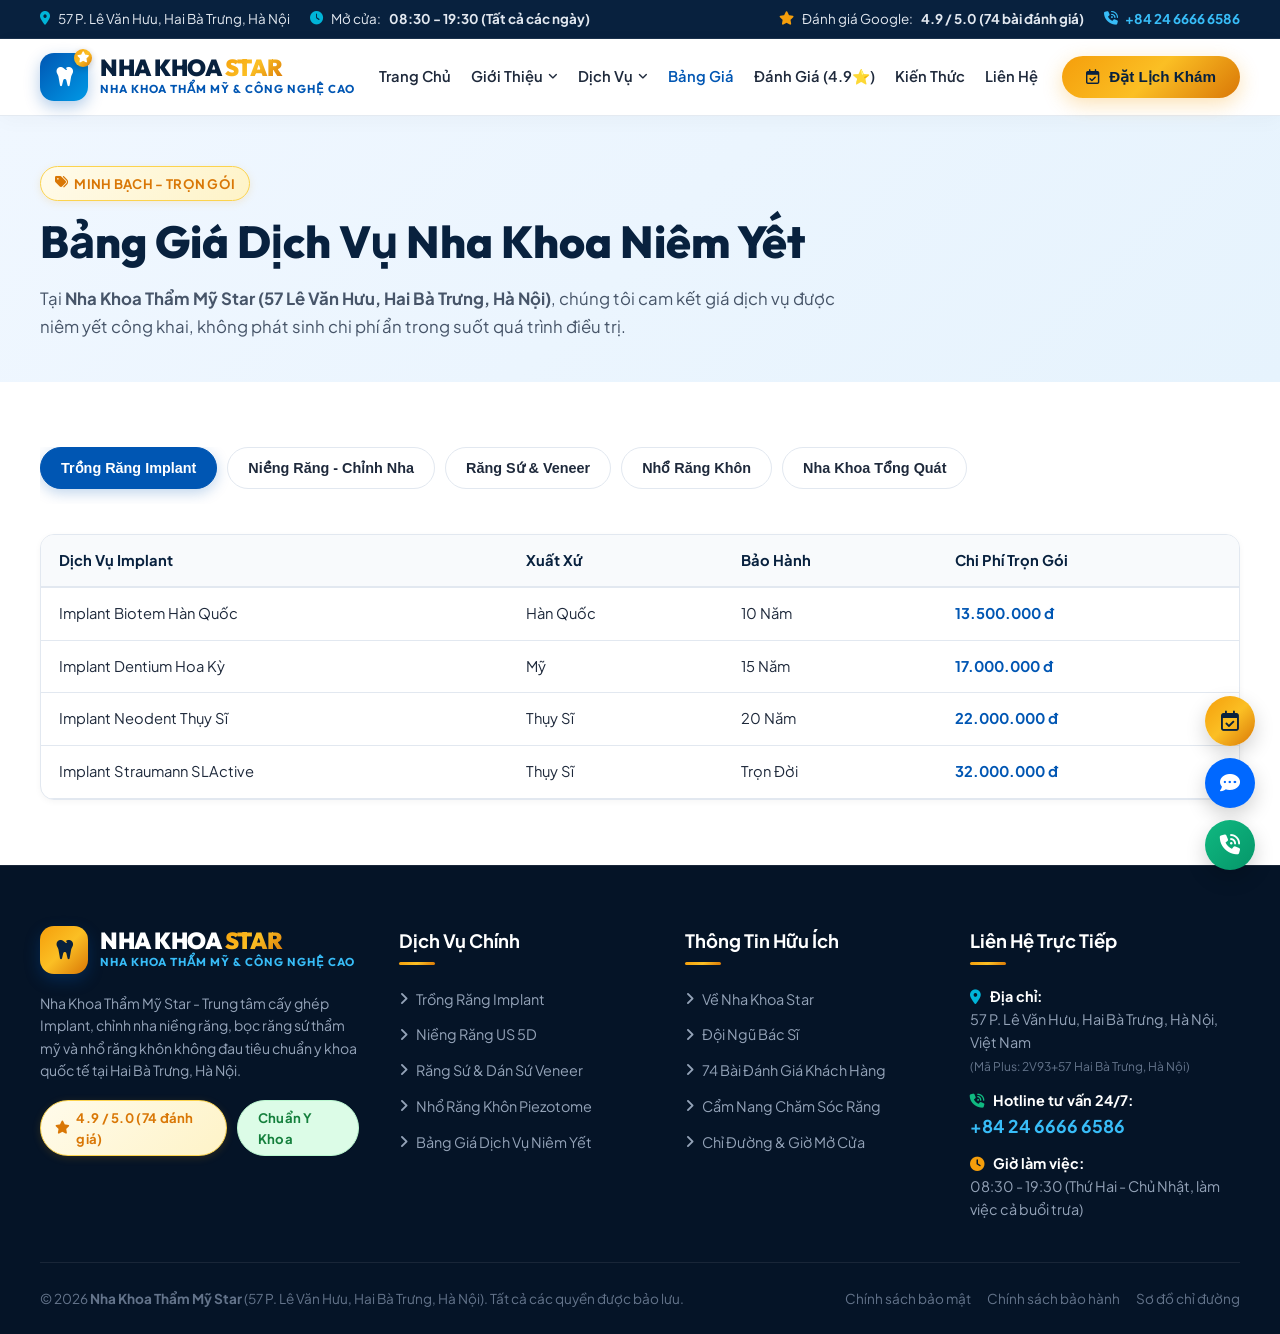
<file: bang-gia.html>
<!DOCTYPE html>
<html lang="vi">
<head>
  <meta charset="UTF-8">
  <meta name="viewport" content="width=device-width, initial-scale=1.0">
  <title>Bảng Giá Dịch Vụ Nha Khoa Niêm Yết - Nha Khoa Thẩm Mỹ Star</title>
  <meta name="description" content="Bảng giá dịch vụ nha khoa niêm yết tại Nha Khoa Thẩm Mỹ Star 57 Lê Văn Hưu, Hai Bà Trưng, Hà Nội. Giá trồng răng Implant, niềng răng, bọc sứ, nhổ răng khôn trọn gói minh bạch.">
  <link rel="stylesheet" href="assets/css/style.css">
  <link rel="stylesheet" href="https://cdnjs.cloudflare.com/ajax/libs/font-awesome/6.4.0/css/all.min.css">
  <link rel="icon" type="image/svg+xml" href="data:image/svg+xml,<svg xmlns='http://www.w3.org/2000/svg' viewBox='0 0 100 100'><text y='.9em' font-size='90'>🦷</text></svg>">
</head>
<body>
  
  <!-- Top bar -->
  <div class="topbar">
    <div class="container topbar-content">
      <div style="display: flex; gap: 20px; flex-wrap: wrap;">
        <span class="topbar-item"><i class="fa-solid fa-location-dot" style="color: var(--secondary);"></i> 57 P. Lê Văn Hưu, Hai Bà Trưng, Hà Nội</span>
        <span class="topbar-item"><i class="fa-solid fa-clock" style="color: var(--secondary);"></i> Mở cửa: <b>08:30 - 19:30 (Tất cả các ngày)</b></span>
      </div>
      <div style="display: flex; gap: 20px; align-items: center; flex-wrap: wrap;">
        <span class="topbar-item"><i class="fa-solid fa-star" style="color: var(--star-gold);"></i> Đánh giá Google: <b>4.9 / 5.0 (74 bài đánh giá)</b></span>
        <a href="tel:02466666586" class="topbar-item" style="color: #38bdf8; font-weight: 700;"><i class="fa-solid fa-phone-volume"></i> +84 24 6666 6586</a>
      </div>
    </div>
  </div>

  <!-- Header -->
  <header class="main-header glass-nav">
    <div class="container nav-row">
      <a href="index.html" class="logo-brand">
        <div class="logo-icon-wrap">
          <i class="fa-solid fa-tooth"></i>
          <span class="star-badge-icon"><i class="fa-solid fa-star"></i></span>
        </div>
        <div>
          <div class="logo-text-title">NHA KHOA <span class="star-text">STAR</span></div>
          <div class="logo-text-sub">Nha Khoa Thẩm Mỹ & Công Nghệ Cao</div>
        </div>
      </a>

      <!-- Navigation Links -->
      <ul class="nav-links" id="navLinks">
        <li class="nav-item"><a href="index.html" class="nav-link ">Trang Chủ</a></li>
        <li class="nav-item">
          <a href="gioi-thieu.html" class="nav-link ">Giới Thiệu <i class="fa-solid fa-angle-down" style="font-size: 11px;"></i></a>
          <div class="dropdown-menu">
            <a href="gioi-thieu.html" class="dropdown-item">
              <div class="dropdown-icon"><i class="fa-solid fa-hospital"></i></div>
              <div>Về Nha Khoa Star<br><small style="color: var(--slate-muted); font-weight: 400;">Phòng khám nha khoa thẩm mỹ cao cấp</small></div>
            </a>
            <a href="gioi-thieu.html#co-so-vat-chat" class="dropdown-item">
              <div class="dropdown-icon"><i class="fa-solid fa-microscope"></i></div>
              <div>Cơ sở vật chất & Thiết bị<br><small style="color: var(--slate-muted); font-weight: 400;">Trang thiết bị chuẩn y khoa tại Hà Nội</small></div>
            </a>
            <a href="doi-ngu-bac-si.html" class="dropdown-item">
              <div class="dropdown-icon"><i class="fa-solid fa-user-doctor"></i></div>
              <div>Đội ngũ bác sĩ chuyên khoa<br><small style="color: var(--slate-muted); font-weight: 400;">Chuyên gia Răng Hàm Mặt giàu kinh nghiệm</small></div>
            </a>
          </div>
        </li>
        <li class="nav-item">
          <a href="javascript:void(0);" class="nav-link ">Dịch Vụ <i class="fa-solid fa-angle-down" style="font-size: 11px;"></i></a>
          <div class="dropdown-menu" style="min-width: 320px;">
            <a href="dich-vu-implant.html" class="dropdown-item">
              <div class="dropdown-icon"><i class="fa-solid fa-screwdriver"></i></div>
              <div>Trồng Răng Implant<br><small style="color: var(--slate-muted); font-weight: 400;">Cấy ghép chịu lực tức thì, bền trọn đời</small></div>
            </a>
            <a href="dich-vu-nieng-rang.html" class="dropdown-item">
              <div class="dropdown-icon"><i class="fa-solid fa-arrows-split-up-and-left"></i></div>
              <div>Niềng Răng - Chỉnh Nha<br><small style="color: var(--slate-muted); font-weight: 400;">Công nghệ US 5D, rút ngắn 6 tháng niềng</small></div>
            </a>
            <a href="dich-vu-rang-su.html" class="dropdown-item">
              <div class="dropdown-icon"><i class="fa-solid fa-gem"></i></div>
              <div>Răng Sứ Thẩm Mỹ & Veneer<br><small style="color: var(--slate-muted); font-weight: 400;">Bảo tồn răng thật tối đa, tự nhiên</small></div>
            </a>
            <a href="dich-vu-nho-rang-khon.html" class="dropdown-item">
              <div class="dropdown-icon"><i class="fa-solid fa-bolt-lightning"></i></div>
              <div>Nhổ Răng Khôn Piezotome<br><small style="color: var(--slate-muted); font-weight: 400;">Sóng siêu âm không đau, không sưng</small></div>
            </a>
            <a href="bang-gia.html#tong-quat" class="dropdown-item">
              <div class="dropdown-icon"><i class="fa-solid fa-shield-heart"></i></div>
              <div>Nha Khoa Tổng Quát<br><small style="color: var(--slate-muted); font-weight: 400;">Lấy cao răng, hàn trám, chữa tủy</small></div>
            </a>
          </div>
        </li>
        <li class="nav-item"><a href="bang-gia.html" class="nav-link active">Bảng Giá</a></li>
        <li class="nav-item"><a href="danh-gia-khach-hang.html" class="nav-link ">Đánh Giá (4.9⭐)</a></li>
        <li class="nav-item"><a href="kien-thuc-nha-khoa.html" class="nav-link ">Kiến Thức</a></li>
        <li class="nav-item"><a href="lien-he.html" class="nav-link ">Liên Hệ</a></li>
      </ul>

      <div style="display: flex; align-items: center; gap: 12px;">
        <button class="btn-star-gold btn-open-booking" data-service="Khám tổng quát & Tư vấn">
          <i class="fa-regular fa-calendar-check"></i> Đặt Lịch Khám
        </button>
        <button class="mobile-toggle" id="mobileToggle" aria-label="Mở Menu">
          <i class="fa-solid fa-bars"></i>
        </button>
      </div>
    </div>
  </header>

  <!-- Mobile Drawer Menu -->
  <div class="drawer-overlay" id="drawerOverlay"></div>
  <div class="mobile-drawer" id="mobileDrawer">
    <div class="drawer-header">
      <div class="logo-brand">
        <div class="logo-icon-wrap" style="width: 40px; height: 40px; font-size: 18px;">
          <i class="fa-solid fa-tooth"></i>
        </div>
        <div>
          <div class="logo-text-title" style="font-size: 1.2rem;">NHA KHOA <span class="star-text">STAR</span></div>
          <div class="logo-text-sub" style="font-size: 0.65rem;">57 Lê Văn Hưu, Hà Nội</div>
        </div>
      </div>
      <button class="drawer-close-btn" id="drawerCloseBtn" aria-label="Đóng Menu">&times;</button>
    </div>
    <div class="drawer-body">
      <ul class="drawer-nav-list">
        <li class="drawer-nav-item"><a href="index.html" class="">Trang Chủ <i class="fa-solid fa-house"></i></a></li>
        <li class="drawer-nav-item">
          <a href="gioi-thieu.html" class="">Giới Thiệu <i class="fa-solid fa-circle-info"></i></a>
          <div class="drawer-subnav">
            <a href="gioi-thieu.html"><i class="fa-solid fa-hospital"></i> Về Nha Khoa Star</a>
            <a href="gioi-thieu.html#co-so-vat-chat"><i class="fa-solid fa-microscope"></i> Cơ sở vật chất 57 Lê Văn Hưu</a>
            <a href="doi-ngu-bac-si.html"><i class="fa-solid fa-user-doctor"></i> Đội ngũ bác sĩ chuyên khoa</a>
          </div>
        </li>
        <li class="drawer-nav-item">
          <a href="javascript:void(0);" class="">Dịch Vụ Chuyên Sâu <i class="fa-solid fa-tooth"></i></a>
          <div class="drawer-subnav">
            <a href="dich-vu-implant.html"><i class="fa-solid fa-screwdriver"></i> Trồng Răng Implant Kỹ Thuật Số</a>
            <a href="dich-vu-nieng-rang.html"><i class="fa-solid fa-arrows-split-up-and-left"></i> Niềng Răng US 5D / Invisalign</a>
            <a href="dich-vu-rang-su.html"><i class="fa-solid fa-gem"></i> Răng Sứ Thẩm Mỹ & Veneer Emax</a>
            <a href="dich-vu-nho-rang-khon.html"><i class="fa-solid fa-bolt-lightning"></i> Nhổ Răng Khôn Piezotome</a>
            <a href="bang-gia.html#tong-quat"><i class="fa-solid fa-shield-heart"></i> Nha Khoa Tổng Quát</a>
          </div>
        </li>
        <li class="drawer-nav-item"><a href="bang-gia.html" class="active">Bảng Giá Niêm Yết <i class="fa-solid fa-tags"></i></a></li>
        <li class="drawer-nav-item"><a href="danh-gia-khach-hang.html" class="">Đánh Giá 4.9⭐ (74 reviews) <i class="fa-solid fa-star" style="color: var(--star-gold);"></i></a></li>
        <li class="drawer-nav-item"><a href="kien-thuc-nha-khoa.html" class="">Kiến Thức Nha Khoa <i class="fa-solid fa-newspaper"></i></a></li>
        <li class="drawer-nav-item"><a href="lien-he.html" class="">Liên Hệ & Chỉ Đường <i class="fa-solid fa-location-dot"></i></a></li>
      </ul>
    </div>
    <div class="drawer-footer">
      <div style="font-size: 0.82rem; color: var(--slate-muted); margin-bottom: 12px;">
        <i class="fa-solid fa-phone" style="color: #10b981;"></i> Hotline: <b style="color: var(--navy);">+84 24 6666 6586</b><br>
        <i class="fa-solid fa-location-dot" style="color: var(--primary);"></i> 57 P. Lê Văn Hưu, Hai Bà Trưng, Hà Nội
      </div>
      <button class="btn-star-gold btn-open-booking" style="width: 100%; justify-content: center;" data-service="Tư vấn nhanh">
        <i class="fa-regular fa-calendar-check"></i> Đặt Hẹn Khám Miễn Phí
      </button>
    </div>
  </div>
  
  
  <section style="background: linear-gradient(135deg, #f0f7ff 0%, #e6f3fd 100%); padding: 50px 0 40px 0;">
    <div class="container">
      <div class="badge-pill badge-star" style="margin-bottom: 12px;"><i class="fa-solid fa-tags"></i> MINH BẠCH - TRỌN GÓI</div>
      <h1 style="font-size: clamp(2rem, 3.5vw, 2.8rem); font-weight: 800; color: var(--navy); margin-bottom: 14px;">
        Bảng Giá Dịch Vụ Nha Khoa Niêm Yết
      </h1>
      <p style="font-size: 1.05rem; color: var(--slate-text); max-width: 800px; line-height: 1.7;">
        Tại <b>Nha Khoa Thẩm Mỹ Star (57 Lê Văn Hưu, Hai Bà Trưng, Hà Nội)</b>, chúng tôi cam kết giá dịch vụ được niêm yết công khai, không phát sinh chi phí ẩn trong suốt quá trình điều trị.
      </p>
    </div>
  </section>

  <section class="section-py" style="background: #ffffff;">
    <div class="container">
      
      <!-- Category Tabs -->
      <div style="display: flex; gap: 10px; overflow-x: auto; padding-bottom: 15px; margin-bottom: 30px;">
        <button class="pricing-tab-btn active" data-category="implant">Trồng Răng Implant</button>
        <button class="pricing-tab-btn" data-category="niengrang">Niềng Răng - Chỉnh Nha</button>
        <button class="pricing-tab-btn" data-category="rangsu">Răng Sứ & Veneer</button>
        <button class="pricing-tab-btn" data-category="nhorang">Nhổ Răng Khôn</button>
        <button class="pricing-tab-btn" data-category="tongquat">Nha Khoa Tổng Quát</button>
      </div>

      <!-- Implant Table -->
      <div class="pricing-category-table" id="pricing-implant">
        <div class="pricing-table-wrap">
          <table class="custom-table">
            <thead>
              <tr><th>Dịch Vụ Implant</th><th>Xuất Xứ</th><th>Bảo Hành</th><th>Chi Phí Trọn Gói</th></tr>
            </thead>
            <tbody>
              <tr><td>Implant Biotem Hàn Quốc</td><td>Hàn Quốc</td><td>10 Năm</td><td><strong style="color: var(--primary);">13.500.000 đ</strong></td></tr>
              <tr><td>Implant Dentium Hoa Kỳ</td><td>Mỹ</td><td>15 Năm</td><td><strong style="color: var(--primary);">17.000.000 đ</strong></td></tr>
              <tr><td>Implant Neodent Thụy Sĩ</td><td>Thụy Sĩ</td><td>20 Năm</td><td><strong style="color: var(--primary);">22.000.000 đ</strong></td></tr>
              <tr><td>Implant Straumann SLActive</td><td>Thụy Sĩ</td><td>Trọn Đời</td><td><strong style="color: var(--primary);">32.000.000 đ</strong></td></tr>
            </tbody>
          </table>
        </div>
      </div>

      <!-- Braces Table -->
      <div class="pricing-category-table" id="pricing-niengrang" style="display: none;">
        <div class="pricing-table-wrap">
          <table class="custom-table">
            <thead>
              <tr><th>Phương Pháp Niềng Răng</th><th>Thời Gian Trung Bình</th><th>Trả Góp</th><th>Chi Phí Trọn Gói</th></tr>
            </thead>
            <tbody>
              <tr><td>Mắc cài kim loại tự buộc</td><td>12 - 18 tháng</td><td>Từ 1.5tr/tháng</td><td><strong style="color: var(--primary);">28.000.000 đ</strong></td></tr>
              <tr><td>Mắc cài sứ thẩm mỹ cao cấp</td><td>14 - 20 tháng</td><td>Từ 2.0tr/tháng</td><td><strong style="color: var(--primary);">42.000.000 đ</strong></td></tr>
              <tr><td>Khay niềng trong suốt Invisalign</td><td>10 - 18 tháng</td><td>Từ 3.5tr/tháng</td><td><strong style="color: var(--primary);">75.000.000 đ</strong></td></tr>
            </tbody>
          </table>
        </div>
      </div>

      <!-- Porcelain Table -->
      <div class="pricing-category-table" id="pricing-rangsu" style="display: none;">
        <div class="pricing-table-wrap">
          <table class="custom-table">
            <thead>
              <tr><th>Loại Răng Sứ</th><th>Chất Liệu</th><th>Bảo Hành</th><th>Đơn Giá / Răng</th></tr>
            </thead>
            <tbody>
              <tr><td>Răng sứ Titan sinh học</td><td>Hợp kim Titan + Sứ</td><td>5 Năm</td><td><strong style="color: var(--primary);">2.500.000 đ</strong></td></tr>
              <tr><td>Toàn sứ Zirconia Dmax Đức</td><td>Zirconia nguyên khối</td><td>10 Năm</td><td><strong style="color: var(--primary);">4.000.000 đ</strong></td></tr>
              <tr><td>Toàn sứ Cercon HT cao cấp</td><td>Cercon HT Đức</td><td>15 Năm</td><td><strong style="color: var(--primary);">6.000.000 đ</strong></td></tr>
              <tr><td>Dán sứ Veneer Emax Thụy Sĩ</td><td>Thủy tinh Emax</td><td>15 Năm</td><td><strong style="color: var(--primary);">8.000.000 đ</strong></td></tr>
            </tbody>
          </table>
        </div>
      </div>

      <!-- Wisdom Tooth Table -->
      <div class="pricing-category-table" id="pricing-nhorang" style="display: none;">
        <div class="pricing-table-wrap">
          <table class="custom-table">
            <thead>
              <tr><th>Phân Loại Nhổ Răng Khôn</th><th>Kỹ Thuật</th><th>Thời Gian</th><th>Chi Phí</th></tr>
            </thead>
            <tbody>
              <tr><td>Nhổ răng khôn hàm trên</td><td>Gây tê không đau</td><td>5 - 10 phút</td><td><strong style="color: var(--primary);">1.200.000 đ</strong></td></tr>
              <tr><td>Nhổ răng khôn hàm dưới</td><td>Sóng Piezotome</td><td>10 - 15 phút</td><td><strong style="color: var(--primary);">2.000.000 đ</strong></td></tr>
              <tr><td>Nhổ răng khôn mọc ngầm / khó</td><td>Sóng Piezotome + CT 3D</td><td>15 - 20 phút</td><td><strong style="color: var(--primary);">3.000.000 đ</strong></td></tr>
            </tbody>
          </table>
        </div>
      </div>

      <!-- General Dental Table -->
      <div class="pricing-category-table" id="pricing-tongquat" style="display: none;">
        <div class="pricing-table-wrap">
          <table class="custom-table">
            <thead>
              <tr><th>Dịch Vụ Tổng Quát</th><th>Mô Tả</th><th>Bảo Hành</th><th>Chi Phí</th></tr>
            </thead>
            <tbody>
              <tr><td>Lấy cao răng & Đánh bóng siêu âm</td><td>Làm sạch mảng bám không ê buốt</td><td>-</td><td><strong style="color: var(--primary);">150.000 đ</strong></td></tr>
              <tr><td>Hàn trám răng thẩm mỹ Composite</td><td>Trám răng sâu, mòn cổ chân răng</td><td>1 Năm</td><td><strong style="color: var(--primary);">300.000 đ</strong></td></tr>
              <tr><td>Điều trị tủy răng công nghệ Reciproc</td><td>Chữa tủy triệt để không đau</td><td>Trọn đời</td><td><strong style="color: var(--primary);">1.000.000 đ</strong></td></tr>
              <tr><td>Tẩy trắng răng Laser Whitening</td><td>Bật 2 - 3 tông chỉ sau 45 phút</td><td>-</td><td><strong style="color: var(--primary);">1.800.000 đ</strong></td></tr>
            </tbody>
          </table>
        </div>
      </div>

    </div>
  </section>

  
  <!-- Footer -->
  <footer class="main-footer">
    <div class="container">
      <div class="footer-grid">
        <div>
          <div class="logo-brand" style="margin-bottom: 18px;">
            <div class="logo-icon-wrap" style="background: var(--star-gold-gradient);">
              <i class="fa-solid fa-tooth" style="color: #08213e;"></i>
            </div>
            <div>
              <div class="logo-text-title" style="color: #ffffff;">NHA KHOA <span class="star-text" style="background: var(--star-gold-gradient); -webkit-background-clip: text; -webkit-text-fill-color: transparent;">STAR</span></div>
              <div class="logo-text-sub" style="color: #38bdf8;">Nha Khoa Thẩm Mỹ & Công Nghệ Cao</div>
            </div>
          </div>
          <p style="font-size: 0.88rem; line-height: 1.6; color: #94a3b8; margin-bottom: 18px;">
            Nha Khoa Thẩm Mỹ Star - Trung tâm cấy ghép Implant, chỉnh nha niềng răng, bọc răng sứ thẩm mỹ và nhổ răng khôn không đau tiêu chuẩn y khoa quốc tế tại Hai Bà Trưng, Hà Nội.
          </p>
          <div style="display: flex; gap: 10px;">
            <div class="badge-pill badge-star"><i class="fa-solid fa-star"></i> 4.9 / 5.0 (74 đánh giá)</div>
            <div class="badge-pill badge-green"><i class="fa-solid fa-shield-check"></i> Chuẩn Y Khoa</div>
          </div>
        </div>

        <div>
          <div class="footer-title">Dịch Vụ Chính</div>
          <ul class="footer-links">
            <li><a href="dich-vu-implant.html"><i class="fa-solid fa-angle-right"></i> Trồng Răng Implant</a></li>
            <li><a href="dich-vu-nieng-rang.html"><i class="fa-solid fa-angle-right"></i> Niềng Răng US 5D</a></li>
            <li><a href="dich-vu-rang-su.html"><i class="fa-solid fa-angle-right"></i> Răng Sứ & Dán Sứ Veneer</a></li>
            <li><a href="dich-vu-nho-rang-khon.html"><i class="fa-solid fa-angle-right"></i> Nhổ Răng Khôn Piezotome</a></li>
            <li><a href="bang-gia.html"><i class="fa-solid fa-angle-right"></i> Bảng Giá Dịch Vụ Niêm Yết</a></li>
          </ul>
        </div>

        <div>
          <div class="footer-title">Thông Tin Hữu Ích</div>
          <ul class="footer-links">
            <li><a href="gioi-thieu.html"><i class="fa-solid fa-angle-right"></i> Về Nha Khoa Star</a></li>
            <li><a href="doi-ngu-bac-si.html"><i class="fa-solid fa-angle-right"></i> Đội Ngũ Bác Sĩ</a></li>
            <li><a href="danh-gia-khach-hang.html"><i class="fa-solid fa-angle-right"></i> 74 Bài Đánh Giá Khách Hàng</a></li>
            <li><a href="kien-thuc-nha-khoa.html"><i class="fa-solid fa-angle-right"></i> Cẩm Nang Chăm Sóc Răng</a></li>
            <li><a href="lien-he.html"><i class="fa-solid fa-angle-right"></i> Chỉ Đường & Giờ Mở Cửa</a></li>
          </ul>
        </div>

        <div>
          <div class="footer-title">Liên Hệ Trực Tiếp</div>
          <div style="display: flex; flex-direction: column; gap: 12px; font-size: 0.9rem; color: #94a3b8;">
            <div>
              <strong style="color: #fff;"><i class="fa-solid fa-location-dot" style="color: var(--secondary); margin-right: 6px;"></i> Địa chỉ:</strong><br>
              57 P. Lê Văn Hưu, Hai Bà Trưng, Hà Nội, Việt Nam<br>
              <small style="color: #64748b;">(Mã Plus: 2V93+57 Hai Bà Trưng, Hà Nội)</small>
            </div>
            <div>
              <strong style="color: #fff;"><i class="fa-solid fa-phone-volume" style="color: #10b981; margin-right: 6px;"></i> Hotline tư vấn 24/7:</strong><br>
              <a href="tel:02466666586" style="color: #38bdf8; font-weight: 700; font-size: 1.1rem;">+84 24 6666 6586</a>
            </div>
            <div>
              <strong style="color: #fff;"><i class="fa-solid fa-clock" style="color: var(--star-gold); margin-right: 6px;"></i> Giờ làm việc:</strong><br>
              08:30 - 19:30 (Thứ Hai - Chủ Nhật, làm việc cả buổi trưa)
            </div>
          </div>
        </div>
      </div>

      <div class="footer-bottom">
        <div>© 2026 <b>Nha Khoa Thẩm Mỹ Star</b> (57 P. Lê Văn Hưu, Hai Bà Trưng, Hà Nội). Tất cả các quyền được bảo lưu.</div>
        <div style="display: flex; gap: 16px;">
          <a href="gioi-thieu.html" style="color: #64748b;">Chính sách bảo mật</a>
          <a href="bang-gia.html" style="color: #64748b;">Chính sách bảo hành</a>
          <a href="lien-he.html" style="color: #64748b;">Sơ đồ chỉ đường</a>
        </div>
      </div>
    </div>
  </footer>

  <!-- Mobile Sticky Bottom Action Bar -->
  <div class="mobile-bottom-bar">
    <a href="tel:02466666586" class="bottom-bar-item highlight-call">
      <i class="fa-solid fa-phone-volume"></i>
      <span>Gọi Điện</span>
    </a>
    <a href="dich-vu-implant.html" class="bottom-bar-item">
      <i class="fa-solid fa-tooth"></i>
      <span>Dịch Vụ</span>
    </a>
    <a href="javascript:void(0);" class="bottom-bar-item highlight-book btn-open-booking" data-service="Đặt hẹn trên di động">
      <i class="fa-regular fa-calendar-check" style="font-size: 16px;"></i>
      <span style="font-weight: 800;">Đặt Lịch</span>
    </a>
    <a href="danh-gia-khach-hang.html" class="bottom-bar-item">
      <i class="fa-solid fa-star" style="color: var(--star-gold);"></i>
      <span>Đánh Giá</span>
    </a>
    <a href="lien-he.html" class="bottom-bar-item">
      <i class="fa-solid fa-location-dot"></i>
      <span>Chỉ Đường</span>
    </a>
  </div>

  <!-- Floating Desktop Action Buttons -->
  <div class="float-widgets-container">
    <button class="float-btn float-btn-booking btn-open-booking" data-service="Đặt hẹn nhanh" title="Đặt Lịch Hẹn Khám">
      <i class="fa-regular fa-calendar-check"></i>
    </button>
    <a href="https://zalo.me" target="_blank" rel="noopener" class="float-btn float-btn-zalo" title="Chat Zalo Tư Vấn">
      <i class="fa-solid fa-comment-dots"></i>
    </a>
    <button class="float-btn float-btn-phone" title="Gọi Hotline: +84 24 6666 6586">
      <i class="fa-solid fa-phone-volume"></i>
    </button>
  </div>

  <!-- Booking Modal -->
  <div class="modal-overlay" id="bookingModal">
    <div class="modal-box">
      <button class="modal-close-btn" id="closeModalBtn">&times;</button>
      <div style="display: flex; align-items: center; gap: 10px; margin-bottom: 16px;">
        <div class="badge-pill badge-star"><i class="fa-solid fa-star"></i> Nha Khoa Thẩm Mỹ Star</div>
      </div>
      <h3 style="font-size: 1.5rem; font-weight: 800; color: var(--navy); margin-bottom: 6px;">Đặt Lịch Khám & Tư Vấn</h3>
      <p style="font-size: 0.88rem; color: var(--slate-muted); margin-bottom: 20px;">
        Địa chỉ: <b>57 P. Lê Văn Hưu, Hai Bà Trưng, Hà Nội</b>. Miễn phí 100% chi phí chụp phim CT Conebeam 3D & thăm khám trực tiếp.
      </p>

      <form id="bookingForm">
        <div class="form-group">
          <label class="form-label">Họ và tên quý khách (*)</label>
          <input type="text" id="bookingName" class="form-control" placeholder="Ví dụ: Nguyễn Văn An" required>
        </div>

        <div class="form-group">
          <label class="form-label">Số điện thoại liên hệ (*)</label>
          <input type="tel" id="bookingPhone" class="form-control" placeholder="Ví dụ: 0912 345 678" required>
        </div>

        <div class="form-group">
          <label class="form-label">Dịch vụ quý khách quan tâm</label>
          <select id="bookingService" class="form-control">
            <option value="Trồng răng Implant kỹ thuật số">Trồng răng Implant kỹ thuật số</option>
            <option value="Niềng răng - Chỉnh nha US 5D">Niềng răng - Chỉnh nha US 5D</option>
            <option value="Răng sứ thẩm mỹ & Dán sứ Veneer">Răng sứ thẩm mỹ & Dán sứ Veneer</option>
            <option value="Nhổ răng khôn sóng siêu âm Piezotome">Nhổ răng khôn sóng siêu âm Piezotome</option>
            <option value="Khám tổng quát & Lấy cao răng">Khám tổng quát & Lấy cao răng</option>
            <option value="Tư vấn thẩm mỹ nụ cười Star">Tư vấn thẩm mỹ nụ cười Star</option>
          </select>
        </div>

        <div class="form-group">
          <label class="form-label">Ngày dự kiến đến khám</label>
          <input type="date" id="bookingDate" class="form-control" value="2026-09-29">
        </div>

        <button type="submit" class="btn-star-gold" style="width: 100%; justify-content: center; padding: 14px; font-size: 1rem; margin-top: 10px;">
          <i class="fa-solid fa-paper-plane"></i> XÁC NHẬN ĐẶT LỊCH HẸN
        </button>
      </form>
    </div>
  </div>
  
  <script src="assets/js/main.js"></script>
</body>
</html>
</file>
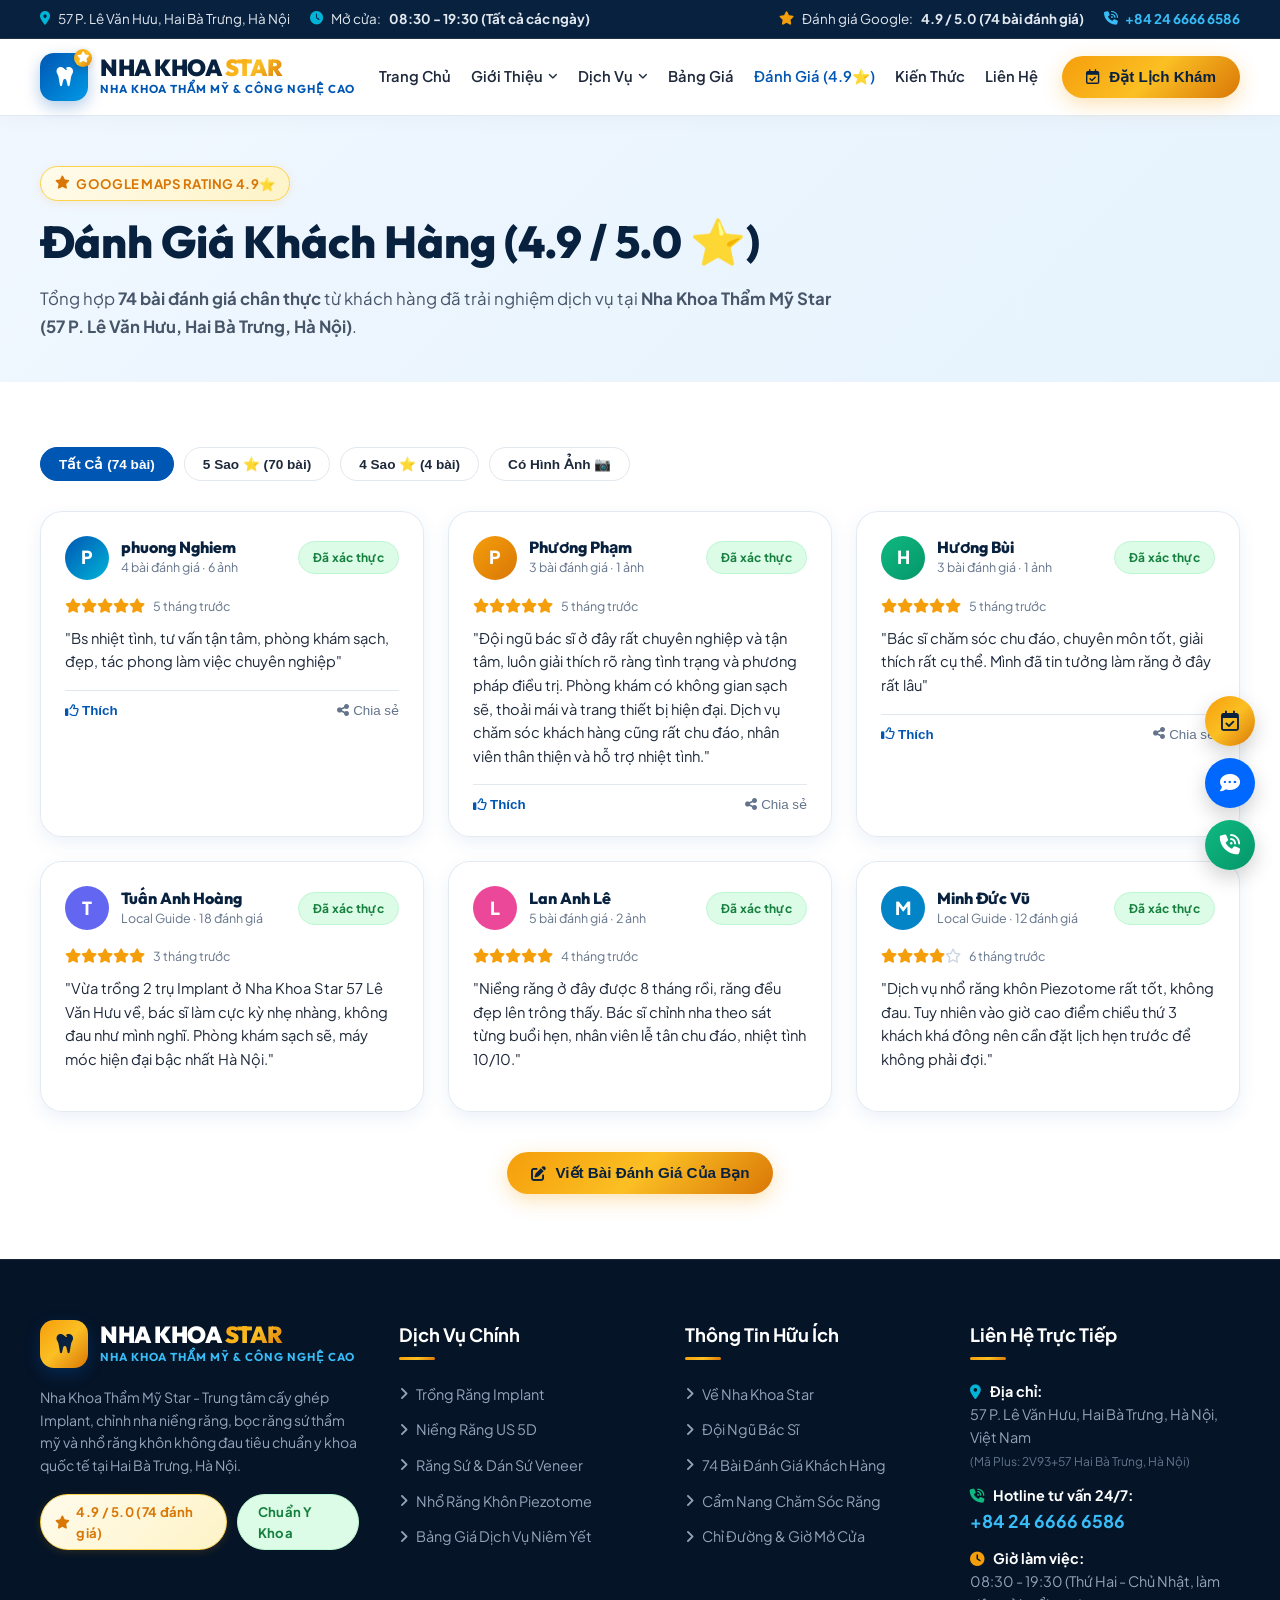
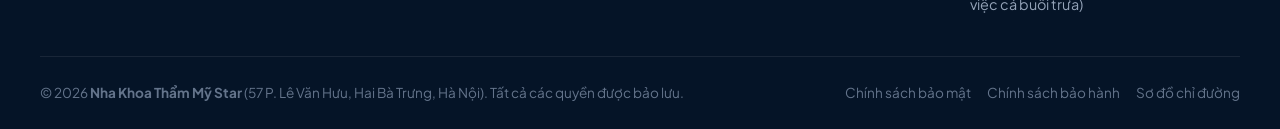
<file: danh-gia-khach-hang.html>
<!DOCTYPE html>
<html lang="vi">
<head>
  <meta charset="UTF-8">
  <meta name="viewport" content="width=device-width, initial-scale=1.0">
  <title>Đánh Giá Khách Hàng (4.9⭐ Google Maps) - Nha Khoa Thẩm Mỹ Star</title>
  <meta name="description" content="Xem 74 đánh giá thực tế từ khách hàng về Nha Khoa Thẩm Mỹ Star 57 Lê Văn Hưu, Hai Bà Trưng, Hà Nội. Đánh giá về trồng răng Implant, niềng răng, bọc sứ và nhổ răng khôn.">
  <link rel="stylesheet" href="assets/css/style.css">
  <link rel="stylesheet" href="https://cdnjs.cloudflare.com/ajax/libs/font-awesome/6.4.0/css/all.min.css">
  <link rel="icon" type="image/svg+xml" href="data:image/svg+xml,<svg xmlns='http://www.w3.org/2000/svg' viewBox='0 0 100 100'><text y='.9em' font-size='90'>🦷</text></svg>">
</head>
<body>
  
  <!-- Top bar -->
  <div class="topbar">
    <div class="container topbar-content">
      <div style="display: flex; gap: 20px; flex-wrap: wrap;">
        <span class="topbar-item"><i class="fa-solid fa-location-dot" style="color: var(--secondary);"></i> 57 P. Lê Văn Hưu, Hai Bà Trưng, Hà Nội</span>
        <span class="topbar-item"><i class="fa-solid fa-clock" style="color: var(--secondary);"></i> Mở cửa: <b>08:30 - 19:30 (Tất cả các ngày)</b></span>
      </div>
      <div style="display: flex; gap: 20px; align-items: center; flex-wrap: wrap;">
        <span class="topbar-item"><i class="fa-solid fa-star" style="color: var(--star-gold);"></i> Đánh giá Google: <b>4.9 / 5.0 (74 bài đánh giá)</b></span>
        <a href="tel:02466666586" class="topbar-item" style="color: #38bdf8; font-weight: 700;"><i class="fa-solid fa-phone-volume"></i> +84 24 6666 6586</a>
      </div>
    </div>
  </div>

  <!-- Header -->
  <header class="main-header glass-nav">
    <div class="container nav-row">
      <a href="index.html" class="logo-brand">
        <div class="logo-icon-wrap">
          <i class="fa-solid fa-tooth"></i>
          <span class="star-badge-icon"><i class="fa-solid fa-star"></i></span>
        </div>
        <div>
          <div class="logo-text-title">NHA KHOA <span class="star-text">STAR</span></div>
          <div class="logo-text-sub">Nha Khoa Thẩm Mỹ & Công Nghệ Cao</div>
        </div>
      </a>

      <!-- Navigation Links -->
      <ul class="nav-links" id="navLinks">
        <li class="nav-item"><a href="index.html" class="nav-link ">Trang Chủ</a></li>
        <li class="nav-item">
          <a href="gioi-thieu.html" class="nav-link ">Giới Thiệu <i class="fa-solid fa-angle-down" style="font-size: 11px;"></i></a>
          <div class="dropdown-menu">
            <a href="gioi-thieu.html" class="dropdown-item">
              <div class="dropdown-icon"><i class="fa-solid fa-hospital"></i></div>
              <div>Về Nha Khoa Star<br><small style="color: var(--slate-muted); font-weight: 400;">Phòng khám nha khoa thẩm mỹ cao cấp</small></div>
            </a>
            <a href="gioi-thieu.html#co-so-vat-chat" class="dropdown-item">
              <div class="dropdown-icon"><i class="fa-solid fa-microscope"></i></div>
              <div>Cơ sở vật chất & Thiết bị<br><small style="color: var(--slate-muted); font-weight: 400;">Trang thiết bị chuẩn y khoa tại Hà Nội</small></div>
            </a>
            <a href="doi-ngu-bac-si.html" class="dropdown-item">
              <div class="dropdown-icon"><i class="fa-solid fa-user-doctor"></i></div>
              <div>Đội ngũ bác sĩ chuyên khoa<br><small style="color: var(--slate-muted); font-weight: 400;">Chuyên gia Răng Hàm Mặt giàu kinh nghiệm</small></div>
            </a>
          </div>
        </li>
        <li class="nav-item">
          <a href="javascript:void(0);" class="nav-link ">Dịch Vụ <i class="fa-solid fa-angle-down" style="font-size: 11px;"></i></a>
          <div class="dropdown-menu" style="min-width: 320px;">
            <a href="dich-vu-implant.html" class="dropdown-item">
              <div class="dropdown-icon"><i class="fa-solid fa-screwdriver"></i></div>
              <div>Trồng Răng Implant<br><small style="color: var(--slate-muted); font-weight: 400;">Cấy ghép chịu lực tức thì, bền trọn đời</small></div>
            </a>
            <a href="dich-vu-nieng-rang.html" class="dropdown-item">
              <div class="dropdown-icon"><i class="fa-solid fa-arrows-split-up-and-left"></i></div>
              <div>Niềng Răng - Chỉnh Nha<br><small style="color: var(--slate-muted); font-weight: 400;">Công nghệ US 5D, rút ngắn 6 tháng niềng</small></div>
            </a>
            <a href="dich-vu-rang-su.html" class="dropdown-item">
              <div class="dropdown-icon"><i class="fa-solid fa-gem"></i></div>
              <div>Răng Sứ Thẩm Mỹ & Veneer<br><small style="color: var(--slate-muted); font-weight: 400;">Bảo tồn răng thật tối đa, tự nhiên</small></div>
            </a>
            <a href="dich-vu-nho-rang-khon.html" class="dropdown-item">
              <div class="dropdown-icon"><i class="fa-solid fa-bolt-lightning"></i></div>
              <div>Nhổ Răng Khôn Piezotome<br><small style="color: var(--slate-muted); font-weight: 400;">Sóng siêu âm không đau, không sưng</small></div>
            </a>
            <a href="bang-gia.html#tong-quat" class="dropdown-item">
              <div class="dropdown-icon"><i class="fa-solid fa-shield-heart"></i></div>
              <div>Nha Khoa Tổng Quát<br><small style="color: var(--slate-muted); font-weight: 400;">Lấy cao răng, hàn trám, chữa tủy</small></div>
            </a>
          </div>
        </li>
        <li class="nav-item"><a href="bang-gia.html" class="nav-link ">Bảng Giá</a></li>
        <li class="nav-item"><a href="danh-gia-khach-hang.html" class="nav-link active">Đánh Giá (4.9⭐)</a></li>
        <li class="nav-item"><a href="kien-thuc-nha-khoa.html" class="nav-link ">Kiến Thức</a></li>
        <li class="nav-item"><a href="lien-he.html" class="nav-link ">Liên Hệ</a></li>
      </ul>

      <div style="display: flex; align-items: center; gap: 12px;">
        <button class="btn-star-gold btn-open-booking" data-service="Khám tổng quát & Tư vấn">
          <i class="fa-regular fa-calendar-check"></i> Đặt Lịch Khám
        </button>
        <button class="mobile-toggle" id="mobileToggle" aria-label="Mở Menu">
          <i class="fa-solid fa-bars"></i>
        </button>
      </div>
    </div>
  </header>

  <!-- Mobile Drawer Menu -->
  <div class="drawer-overlay" id="drawerOverlay"></div>
  <div class="mobile-drawer" id="mobileDrawer">
    <div class="drawer-header">
      <div class="logo-brand">
        <div class="logo-icon-wrap" style="width: 40px; height: 40px; font-size: 18px;">
          <i class="fa-solid fa-tooth"></i>
        </div>
        <div>
          <div class="logo-text-title" style="font-size: 1.2rem;">NHA KHOA <span class="star-text">STAR</span></div>
          <div class="logo-text-sub" style="font-size: 0.65rem;">57 Lê Văn Hưu, Hà Nội</div>
        </div>
      </div>
      <button class="drawer-close-btn" id="drawerCloseBtn" aria-label="Đóng Menu">&times;</button>
    </div>
    <div class="drawer-body">
      <ul class="drawer-nav-list">
        <li class="drawer-nav-item"><a href="index.html" class="">Trang Chủ <i class="fa-solid fa-house"></i></a></li>
        <li class="drawer-nav-item">
          <a href="gioi-thieu.html" class="">Giới Thiệu <i class="fa-solid fa-circle-info"></i></a>
          <div class="drawer-subnav">
            <a href="gioi-thieu.html"><i class="fa-solid fa-hospital"></i> Về Nha Khoa Star</a>
            <a href="gioi-thieu.html#co-so-vat-chat"><i class="fa-solid fa-microscope"></i> Cơ sở vật chất 57 Lê Văn Hưu</a>
            <a href="doi-ngu-bac-si.html"><i class="fa-solid fa-user-doctor"></i> Đội ngũ bác sĩ chuyên khoa</a>
          </div>
        </li>
        <li class="drawer-nav-item">
          <a href="javascript:void(0);" class="">Dịch Vụ Chuyên Sâu <i class="fa-solid fa-tooth"></i></a>
          <div class="drawer-subnav">
            <a href="dich-vu-implant.html"><i class="fa-solid fa-screwdriver"></i> Trồng Răng Implant Kỹ Thuật Số</a>
            <a href="dich-vu-nieng-rang.html"><i class="fa-solid fa-arrows-split-up-and-left"></i> Niềng Răng US 5D / Invisalign</a>
            <a href="dich-vu-rang-su.html"><i class="fa-solid fa-gem"></i> Răng Sứ Thẩm Mỹ & Veneer Emax</a>
            <a href="dich-vu-nho-rang-khon.html"><i class="fa-solid fa-bolt-lightning"></i> Nhổ Răng Khôn Piezotome</a>
            <a href="bang-gia.html#tong-quat"><i class="fa-solid fa-shield-heart"></i> Nha Khoa Tổng Quát</a>
          </div>
        </li>
        <li class="drawer-nav-item"><a href="bang-gia.html" class="">Bảng Giá Niêm Yết <i class="fa-solid fa-tags"></i></a></li>
        <li class="drawer-nav-item"><a href="danh-gia-khach-hang.html" class="active">Đánh Giá 4.9⭐ (74 reviews) <i class="fa-solid fa-star" style="color: var(--star-gold);"></i></a></li>
        <li class="drawer-nav-item"><a href="kien-thuc-nha-khoa.html" class="">Kiến Thức Nha Khoa <i class="fa-solid fa-newspaper"></i></a></li>
        <li class="drawer-nav-item"><a href="lien-he.html" class="">Liên Hệ & Chỉ Đường <i class="fa-solid fa-location-dot"></i></a></li>
      </ul>
    </div>
    <div class="drawer-footer">
      <div style="font-size: 0.82rem; color: var(--slate-muted); margin-bottom: 12px;">
        <i class="fa-solid fa-phone" style="color: #10b981;"></i> Hotline: <b style="color: var(--navy);">+84 24 6666 6586</b><br>
        <i class="fa-solid fa-location-dot" style="color: var(--primary);"></i> 57 P. Lê Văn Hưu, Hai Bà Trưng, Hà Nội
      </div>
      <button class="btn-star-gold btn-open-booking" style="width: 100%; justify-content: center;" data-service="Tư vấn nhanh">
        <i class="fa-regular fa-calendar-check"></i> Đặt Hẹn Khám Miễn Phí
      </button>
    </div>
  </div>
  
  
  <section style="background: linear-gradient(135deg, #f0f7ff 0%, #e6f3fd 100%); padding: 50px 0 40px 0;">
    <div class="container">
      <div class="badge-pill badge-star" style="margin-bottom: 12px;"><i class="fa-solid fa-star"></i> GOOGLE MAPS RATING 4.9⭐</div>
      <h1 style="font-size: clamp(2rem, 3.5vw, 2.8rem); font-weight: 800; color: var(--navy); margin-bottom: 14px;">
        Đánh Giá Khách Hàng (4.9 / 5.0 ⭐)
      </h1>
      <p style="font-size: 1.05rem; color: var(--slate-text); max-width: 800px; line-height: 1.7;">
        Tổng hợp <b>74 bài đánh giá chân thực</b> từ khách hàng đã trải nghiệm dịch vụ tại <b>Nha Khoa Thẩm Mỹ Star (57 P. Lê Văn Hưu, Hai Bà Trưng, Hà Nội)</b>.
      </p>
    </div>
  </section>

  <section class="section-py" style="background: #ffffff;">
    <div class="container">
      
      <!-- Filter buttons -->
      <div style="display: flex; gap: 10px; flex-wrap: wrap; margin-bottom: 30px;">
        <button class="review-filter-btn active" data-filter="all">Tất Cả (74 bài)</button>
        <button class="review-filter-btn" data-filter="5">5 Sao ⭐ (70 bài)</button>
        <button class="review-filter-btn" data-filter="4">4 Sao ⭐ (4 bài)</button>
        <button class="review-filter-btn" data-filter="photo">Có Hình Ảnh 📷</button>
      </div>

      <!-- Reviews Grid -->
      <div style="display: grid; grid-template-columns: repeat(auto-fit, minmax(320px, 1fr)); gap: 24px;">
        
        <!-- Review 1: phuong Nghiem (from prompt) -->
        <div class="glass-card review-item-card" data-stars="5" data-has-photo="true" style="padding: 24px;">
          <div style="display: flex; align-items: center; justify-content: space-between; margin-bottom: 14px;">
            <div style="display: flex; align-items: center; gap: 12px;">
              <div style="width: 44px; height: 44px; border-radius: 50%; background: linear-gradient(135deg, #0056b3, #00b4d8); color: #fff; font-weight: 800; display: flex; align-items: center; justify-content: center; font-size: 18px;">
                P
              </div>
              <div>
                <h4 style="font-size: 1rem; font-weight: 800; color: var(--navy);">phuong Nghiem</h4>
                <div style="font-size: 0.78rem; color: var(--slate-muted);">4 bài đánh giá · 6 ảnh</div>
              </div>
            </div>
            <span class="badge-pill badge-green" style="font-size: 0.75rem;">Đã xác thực</span>
          </div>

          <div style="color: var(--star-gold); font-size: 0.9rem; margin-bottom: 10px;">
            <i class="fa-solid fa-star"></i><i class="fa-solid fa-star"></i><i class="fa-solid fa-star"></i><i class="fa-solid fa-star"></i><i class="fa-solid fa-star"></i>
            <span style="color: var(--slate-muted); font-size: 0.78rem; margin-left: 6px;">5 tháng trước</span>
          </div>

          <p style="font-size: 0.92rem; color: var(--slate-dark); line-height: 1.6; margin-bottom: 16px;">
            "Bs nhiệt tình, tư vấn tận tâm, phòng khám sạch, đẹp, tác phong làm việc chuyên nghiệp"
          </p>

          <div style="display: flex; justify-content: space-between; align-items: center; padding-top: 12px; border-top: 1px solid var(--border-light); font-size: 0.82rem; color: var(--slate-muted);">
            <button type="button" style="background:none; border:none; color: var(--primary); cursor:pointer; font-weight: 600; display: flex; align-items: center; gap: 4px;" onclick="showToast('Cảm ơn bạn đã thích đánh giá này!', 'success');">
              <i class="fa-regular fa-thumbs-up"></i> Thích
            </button>
            <button type="button" style="background:none; border:none; color: var(--slate-muted); cursor:pointer; display: flex; align-items: center; gap: 4px;" onclick="showToast('Đã sao chép liên kết chia sẻ đánh giá!', 'info');">
              <i class="fa-solid fa-share-nodes"></i> Chia sẻ
            </button>
          </div>
        </div>

        <!-- Review 2: Phương Phạm (from prompt) -->
        <div class="glass-card review-item-card" data-stars="5" data-has-photo="true" style="padding: 24px;">
          <div style="display: flex; align-items: center; justify-content: space-between; margin-bottom: 14px;">
            <div style="display: flex; align-items: center; gap: 12px;">
              <div style="width: 44px; height: 44px; border-radius: 50%; background: linear-gradient(135deg, #f59e0b, #d97706); color: #fff; font-weight: 800; display: flex; align-items: center; justify-content: center; font-size: 18px;">
                P
              </div>
              <div>
                <h4 style="font-size: 1rem; font-weight: 800; color: var(--navy);">Phương Phạm</h4>
                <div style="font-size: 0.78rem; color: var(--slate-muted);">3 bài đánh giá · 1 ảnh</div>
              </div>
            </div>
            <span class="badge-pill badge-green" style="font-size: 0.75rem;">Đã xác thực</span>
          </div>

          <div style="color: var(--star-gold); font-size: 0.9rem; margin-bottom: 10px;">
            <i class="fa-solid fa-star"></i><i class="fa-solid fa-star"></i><i class="fa-solid fa-star"></i><i class="fa-solid fa-star"></i><i class="fa-solid fa-star"></i>
            <span style="color: var(--slate-muted); font-size: 0.78rem; margin-left: 6px;">5 tháng trước</span>
          </div>

          <p style="font-size: 0.92rem; color: var(--slate-dark); line-height: 1.6; margin-bottom: 16px;">
            "Đội ngũ bác sĩ ở đây rất chuyên nghiệp và tận tâm, luôn giải thích rõ ràng tình trạng và phương pháp điều trị. Phòng khám có không gian sạch sẽ, thoải mái và trang thiết bị hiện đại. Dịch vụ chăm sóc khách hàng cũng rất chu đáo, nhân viên thân thiện và hỗ trợ nhiệt tình."
          </p>

          <div style="display: flex; justify-content: space-between; align-items: center; padding-top: 12px; border-top: 1px solid var(--border-light); font-size: 0.82rem; color: var(--slate-muted);">
            <button type="button" style="background:none; border:none; color: var(--primary); cursor:pointer; font-weight: 600; display: flex; align-items: center; gap: 4px;" onclick="showToast('Cảm ơn bạn đã thích đánh giá này!', 'success');">
              <i class="fa-regular fa-thumbs-up"></i> Thích
            </button>
            <button type="button" style="background:none; border:none; color: var(--slate-muted); cursor:pointer; display: flex; align-items: center; gap: 4px;" onclick="showToast('Đã sao chép liên kết chia sẻ đánh giá!', 'info');">
              <i class="fa-solid fa-share-nodes"></i> Chia sẻ
            </button>
          </div>
        </div>

        <!-- Review 3: Hương Bùi (from prompt) -->
        <div class="glass-card review-item-card" data-stars="5" data-has-photo="true" style="padding: 24px;">
          <div style="display: flex; align-items: center; justify-content: space-between; margin-bottom: 14px;">
            <div style="display: flex; align-items: center; gap: 12px;">
              <div style="width: 44px; height: 44px; border-radius: 50%; background: linear-gradient(135deg, #10b981, #059669); color: #fff; font-weight: 800; display: flex; align-items: center; justify-content: center; font-size: 18px;">
                H
              </div>
              <div>
                <h4 style="font-size: 1rem; font-weight: 800; color: var(--navy);">Hương Bùi</h4>
                <div style="font-size: 0.78rem; color: var(--slate-muted);">3 bài đánh giá · 1 ảnh</div>
              </div>
            </div>
            <span class="badge-pill badge-green" style="font-size: 0.75rem;">Đã xác thực</span>
          </div>

          <div style="color: var(--star-gold); font-size: 0.9rem; margin-bottom: 10px;">
            <i class="fa-solid fa-star"></i><i class="fa-solid fa-star"></i><i class="fa-solid fa-star"></i><i class="fa-solid fa-star"></i><i class="fa-solid fa-star"></i>
            <span style="color: var(--slate-muted); font-size: 0.78rem; margin-left: 6px;">5 tháng trước</span>
          </div>

          <p style="font-size: 0.92rem; color: var(--slate-dark); line-height: 1.6; margin-bottom: 16px;">
            "Bác sĩ chăm sóc chu đáo, chuyên môn tốt, giải thích rất cụ thể. Mình đã tin tưởng làm răng ở đây rất lâu"
          </p>

          <div style="display: flex; justify-content: space-between; align-items: center; padding-top: 12px; border-top: 1px solid var(--border-light); font-size: 0.82rem; color: var(--slate-muted);">
            <button type="button" style="background:none; border:none; color: var(--primary); cursor:pointer; font-weight: 600; display: flex; align-items: center; gap: 4px;" onclick="showToast('Cảm ơn bạn đã thích đánh giá này!', 'success');">
              <i class="fa-regular fa-thumbs-up"></i> Thích
            </button>
            <button type="button" style="background:none; border:none; color: var(--slate-muted); cursor:pointer; display: flex; align-items: center; gap: 4px;" onclick="showToast('Đã sao chép liên kết chia sẻ đánh giá!', 'info');">
              <i class="fa-solid fa-share-nodes"></i> Chia sẻ
            </button>
          </div>
        </div>

        <!-- Additional Review 4 -->
        <div class="glass-card review-item-card" data-stars="5" data-has-photo="false" style="padding: 24px;">
          <div style="display: flex; align-items: center; justify-content: space-between; margin-bottom: 14px;">
            <div style="display: flex; align-items: center; gap: 12px;">
              <div style="width: 44px; height: 44px; border-radius: 50%; background: #6366f1; color: #fff; font-weight: 800; display: flex; align-items: center; justify-content: center; font-size: 18px;">
                T
              </div>
              <div>
                <h4 style="font-size: 1rem; font-weight: 800; color: var(--navy);">Tuấn Anh Hoàng</h4>
                <div style="font-size: 0.78rem; color: var(--slate-muted);">Local Guide · 18 đánh giá</div>
              </div>
            </div>
            <span class="badge-pill badge-green" style="font-size: 0.75rem;">Đã xác thực</span>
          </div>
          <div style="color: var(--star-gold); font-size: 0.9rem; margin-bottom: 10px;">
            <i class="fa-solid fa-star"></i><i class="fa-solid fa-star"></i><i class="fa-solid fa-star"></i><i class="fa-solid fa-star"></i><i class="fa-solid fa-star"></i>
            <span style="color: var(--slate-muted); font-size: 0.78rem; margin-left: 6px;">3 tháng trước</span>
          </div>
          <p style="font-size: 0.92rem; color: var(--slate-dark); line-height: 1.6; margin-bottom: 16px;">
            "Vừa trồng 2 trụ Implant ở Nha Khoa Star 57 Lê Văn Hưu về, bác sĩ làm cực kỳ nhẹ nhàng, không đau như mình nghĩ. Phòng khám sạch sẽ, máy móc hiện đại bậc nhất Hà Nội."
          </p>
        </div>

        <!-- Additional Review 5 -->
        <div class="glass-card review-item-card" data-stars="5" data-has-photo="true" style="padding: 24px;">
          <div style="display: flex; align-items: center; justify-content: space-between; margin-bottom: 14px;">
            <div style="display: flex; align-items: center; gap: 12px;">
              <div style="width: 44px; height: 44px; border-radius: 50%; background: #ec4899; color: #fff; font-weight: 800; display: flex; align-items: center; justify-content: center; font-size: 18px;">
                L
              </div>
              <div>
                <h4 style="font-size: 1rem; font-weight: 800; color: var(--navy);">Lan Anh Lê</h4>
                <div style="font-size: 0.78rem; color: var(--slate-muted);">5 bài đánh giá · 2 ảnh</div>
              </div>
            </div>
            <span class="badge-pill badge-green" style="font-size: 0.75rem;">Đã xác thực</span>
          </div>
          <div style="color: var(--star-gold); font-size: 0.9rem; margin-bottom: 10px;">
            <i class="fa-solid fa-star"></i><i class="fa-solid fa-star"></i><i class="fa-solid fa-star"></i><i class="fa-solid fa-star"></i><i class="fa-solid fa-star"></i>
            <span style="color: var(--slate-muted); font-size: 0.78rem; margin-left: 6px;">4 tháng trước</span>
          </div>
          <p style="font-size: 0.92rem; color: var(--slate-dark); line-height: 1.6; margin-bottom: 16px;">
            "Niềng răng ở đây được 8 tháng rồi, răng đều đẹp lên trông thấy. Bác sĩ chỉnh nha theo sát từng buổi hẹn, nhân viên lễ tân chu đáo, nhiệt tình 10/10."
          </p>
        </div>

        <!-- Additional Review 6 -->
        <div class="glass-card review-item-card" data-stars="4" data-has-photo="false" style="padding: 24px;">
          <div style="display: flex; align-items: center; justify-content: space-between; margin-bottom: 14px;">
            <div style="display: flex; align-items: center; gap: 12px;">
              <div style="width: 44px; height: 44px; border-radius: 50%; background: #0284c7; color: #fff; font-weight: 800; display: flex; align-items: center; justify-content: center; font-size: 18px;">
                M
              </div>
              <div>
                <h4 style="font-size: 1rem; font-weight: 800; color: var(--navy);">Minh Đức Vũ</h4>
                <div style="font-size: 0.78rem; color: var(--slate-muted);">Local Guide · 12 đánh giá</div>
              </div>
            </div>
            <span class="badge-pill badge-green" style="font-size: 0.75rem;">Đã xác thực</span>
          </div>
          <div style="color: var(--star-gold); font-size: 0.9rem; margin-bottom: 10px;">
            <i class="fa-solid fa-star"></i><i class="fa-solid fa-star"></i><i class="fa-solid fa-star"></i><i class="fa-solid fa-star"></i><i class="fa-regular fa-star" style="color:#cbd5e1;"></i>
            <span style="color: var(--slate-muted); font-size: 0.78rem; margin-left: 6px;">6 tháng trước</span>
          </div>
          <p style="font-size: 0.92rem; color: var(--slate-dark); line-height: 1.6; margin-bottom: 16px;">
            "Dịch vụ nhổ răng khôn Piezotome rất tốt, không đau. Tuy nhiên vào giờ cao điểm chiều thứ 3 khách khá đông nên cần đặt lịch hẹn trước để không phải đợi."
          </p>
        </div>

      </div>

      <div style="margin-top: 40px; text-align: center;">
        <button class="btn-star-gold btn-open-booking" data-service="Gửi đánh giá dịch vụ">
          <i class="fa-solid fa-pen-to-square"></i> Viết Bài Đánh Giá Của Bạn
        </button>
      </div>
    </div>
  </section>

  
  <!-- Footer -->
  <footer class="main-footer">
    <div class="container">
      <div class="footer-grid">
        <div>
          <div class="logo-brand" style="margin-bottom: 18px;">
            <div class="logo-icon-wrap" style="background: var(--star-gold-gradient);">
              <i class="fa-solid fa-tooth" style="color: #08213e;"></i>
            </div>
            <div>
              <div class="logo-text-title" style="color: #ffffff;">NHA KHOA <span class="star-text" style="background: var(--star-gold-gradient); -webkit-background-clip: text; -webkit-text-fill-color: transparent;">STAR</span></div>
              <div class="logo-text-sub" style="color: #38bdf8;">Nha Khoa Thẩm Mỹ & Công Nghệ Cao</div>
            </div>
          </div>
          <p style="font-size: 0.88rem; line-height: 1.6; color: #94a3b8; margin-bottom: 18px;">
            Nha Khoa Thẩm Mỹ Star - Trung tâm cấy ghép Implant, chỉnh nha niềng răng, bọc răng sứ thẩm mỹ và nhổ răng khôn không đau tiêu chuẩn y khoa quốc tế tại Hai Bà Trưng, Hà Nội.
          </p>
          <div style="display: flex; gap: 10px;">
            <div class="badge-pill badge-star"><i class="fa-solid fa-star"></i> 4.9 / 5.0 (74 đánh giá)</div>
            <div class="badge-pill badge-green"><i class="fa-solid fa-shield-check"></i> Chuẩn Y Khoa</div>
          </div>
        </div>

        <div>
          <div class="footer-title">Dịch Vụ Chính</div>
          <ul class="footer-links">
            <li><a href="dich-vu-implant.html"><i class="fa-solid fa-angle-right"></i> Trồng Răng Implant</a></li>
            <li><a href="dich-vu-nieng-rang.html"><i class="fa-solid fa-angle-right"></i> Niềng Răng US 5D</a></li>
            <li><a href="dich-vu-rang-su.html"><i class="fa-solid fa-angle-right"></i> Răng Sứ & Dán Sứ Veneer</a></li>
            <li><a href="dich-vu-nho-rang-khon.html"><i class="fa-solid fa-angle-right"></i> Nhổ Răng Khôn Piezotome</a></li>
            <li><a href="bang-gia.html"><i class="fa-solid fa-angle-right"></i> Bảng Giá Dịch Vụ Niêm Yết</a></li>
          </ul>
        </div>

        <div>
          <div class="footer-title">Thông Tin Hữu Ích</div>
          <ul class="footer-links">
            <li><a href="gioi-thieu.html"><i class="fa-solid fa-angle-right"></i> Về Nha Khoa Star</a></li>
            <li><a href="doi-ngu-bac-si.html"><i class="fa-solid fa-angle-right"></i> Đội Ngũ Bác Sĩ</a></li>
            <li><a href="danh-gia-khach-hang.html"><i class="fa-solid fa-angle-right"></i> 74 Bài Đánh Giá Khách Hàng</a></li>
            <li><a href="kien-thuc-nha-khoa.html"><i class="fa-solid fa-angle-right"></i> Cẩm Nang Chăm Sóc Răng</a></li>
            <li><a href="lien-he.html"><i class="fa-solid fa-angle-right"></i> Chỉ Đường & Giờ Mở Cửa</a></li>
          </ul>
        </div>

        <div>
          <div class="footer-title">Liên Hệ Trực Tiếp</div>
          <div style="display: flex; flex-direction: column; gap: 12px; font-size: 0.9rem; color: #94a3b8;">
            <div>
              <strong style="color: #fff;"><i class="fa-solid fa-location-dot" style="color: var(--secondary); margin-right: 6px;"></i> Địa chỉ:</strong><br>
              57 P. Lê Văn Hưu, Hai Bà Trưng, Hà Nội, Việt Nam<br>
              <small style="color: #64748b;">(Mã Plus: 2V93+57 Hai Bà Trưng, Hà Nội)</small>
            </div>
            <div>
              <strong style="color: #fff;"><i class="fa-solid fa-phone-volume" style="color: #10b981; margin-right: 6px;"></i> Hotline tư vấn 24/7:</strong><br>
              <a href="tel:02466666586" style="color: #38bdf8; font-weight: 700; font-size: 1.1rem;">+84 24 6666 6586</a>
            </div>
            <div>
              <strong style="color: #fff;"><i class="fa-solid fa-clock" style="color: var(--star-gold); margin-right: 6px;"></i> Giờ làm việc:</strong><br>
              08:30 - 19:30 (Thứ Hai - Chủ Nhật, làm việc cả buổi trưa)
            </div>
          </div>
        </div>
      </div>

      <div class="footer-bottom">
        <div>© 2026 <b>Nha Khoa Thẩm Mỹ Star</b> (57 P. Lê Văn Hưu, Hai Bà Trưng, Hà Nội). Tất cả các quyền được bảo lưu.</div>
        <div style="display: flex; gap: 16px;">
          <a href="gioi-thieu.html" style="color: #64748b;">Chính sách bảo mật</a>
          <a href="bang-gia.html" style="color: #64748b;">Chính sách bảo hành</a>
          <a href="lien-he.html" style="color: #64748b;">Sơ đồ chỉ đường</a>
        </div>
      </div>
    </div>
  </footer>

  <!-- Mobile Sticky Bottom Action Bar -->
  <div class="mobile-bottom-bar">
    <a href="tel:02466666586" class="bottom-bar-item highlight-call">
      <i class="fa-solid fa-phone-volume"></i>
      <span>Gọi Điện</span>
    </a>
    <a href="dich-vu-implant.html" class="bottom-bar-item">
      <i class="fa-solid fa-tooth"></i>
      <span>Dịch Vụ</span>
    </a>
    <a href="javascript:void(0);" class="bottom-bar-item highlight-book btn-open-booking" data-service="Đặt hẹn trên di động">
      <i class="fa-regular fa-calendar-check" style="font-size: 16px;"></i>
      <span style="font-weight: 800;">Đặt Lịch</span>
    </a>
    <a href="danh-gia-khach-hang.html" class="bottom-bar-item">
      <i class="fa-solid fa-star" style="color: var(--star-gold);"></i>
      <span>Đánh Giá</span>
    </a>
    <a href="lien-he.html" class="bottom-bar-item">
      <i class="fa-solid fa-location-dot"></i>
      <span>Chỉ Đường</span>
    </a>
  </div>

  <!-- Floating Desktop Action Buttons -->
  <div class="float-widgets-container">
    <button class="float-btn float-btn-booking btn-open-booking" data-service="Đặt hẹn nhanh" title="Đặt Lịch Hẹn Khám">
      <i class="fa-regular fa-calendar-check"></i>
    </button>
    <a href="https://zalo.me" target="_blank" rel="noopener" class="float-btn float-btn-zalo" title="Chat Zalo Tư Vấn">
      <i class="fa-solid fa-comment-dots"></i>
    </a>
    <button class="float-btn float-btn-phone" title="Gọi Hotline: +84 24 6666 6586">
      <i class="fa-solid fa-phone-volume"></i>
    </button>
  </div>

  <!-- Booking Modal -->
  <div class="modal-overlay" id="bookingModal">
    <div class="modal-box">
      <button class="modal-close-btn" id="closeModalBtn">&times;</button>
      <div style="display: flex; align-items: center; gap: 10px; margin-bottom: 16px;">
        <div class="badge-pill badge-star"><i class="fa-solid fa-star"></i> Nha Khoa Thẩm Mỹ Star</div>
      </div>
      <h3 style="font-size: 1.5rem; font-weight: 800; color: var(--navy); margin-bottom: 6px;">Đặt Lịch Khám & Tư Vấn</h3>
      <p style="font-size: 0.88rem; color: var(--slate-muted); margin-bottom: 20px;">
        Địa chỉ: <b>57 P. Lê Văn Hưu, Hai Bà Trưng, Hà Nội</b>. Miễn phí 100% chi phí chụp phim CT Conebeam 3D & thăm khám trực tiếp.
      </p>

      <form id="bookingForm">
        <div class="form-group">
          <label class="form-label">Họ và tên quý khách (*)</label>
          <input type="text" id="bookingName" class="form-control" placeholder="Ví dụ: Nguyễn Văn An" required>
        </div>

        <div class="form-group">
          <label class="form-label">Số điện thoại liên hệ (*)</label>
          <input type="tel" id="bookingPhone" class="form-control" placeholder="Ví dụ: 0912 345 678" required>
        </div>

        <div class="form-group">
          <label class="form-label">Dịch vụ quý khách quan tâm</label>
          <select id="bookingService" class="form-control">
            <option value="Trồng răng Implant kỹ thuật số">Trồng răng Implant kỹ thuật số</option>
            <option value="Niềng răng - Chỉnh nha US 5D">Niềng răng - Chỉnh nha US 5D</option>
            <option value="Răng sứ thẩm mỹ & Dán sứ Veneer">Răng sứ thẩm mỹ & Dán sứ Veneer</option>
            <option value="Nhổ răng khôn sóng siêu âm Piezotome">Nhổ răng khôn sóng siêu âm Piezotome</option>
            <option value="Khám tổng quát & Lấy cao răng">Khám tổng quát & Lấy cao răng</option>
            <option value="Tư vấn thẩm mỹ nụ cười Star">Tư vấn thẩm mỹ nụ cười Star</option>
          </select>
        </div>

        <div class="form-group">
          <label class="form-label">Ngày dự kiến đến khám</label>
          <input type="date" id="bookingDate" class="form-control" value="2026-09-29">
        </div>

        <button type="submit" class="btn-star-gold" style="width: 100%; justify-content: center; padding: 14px; font-size: 1rem; margin-top: 10px;">
          <i class="fa-solid fa-paper-plane"></i> XÁC NHẬN ĐẶT LỊCH HẸN
        </button>
      </form>
    </div>
  </div>
  
  <script src="assets/js/main.js"></script>
</body>
</html>
</file>
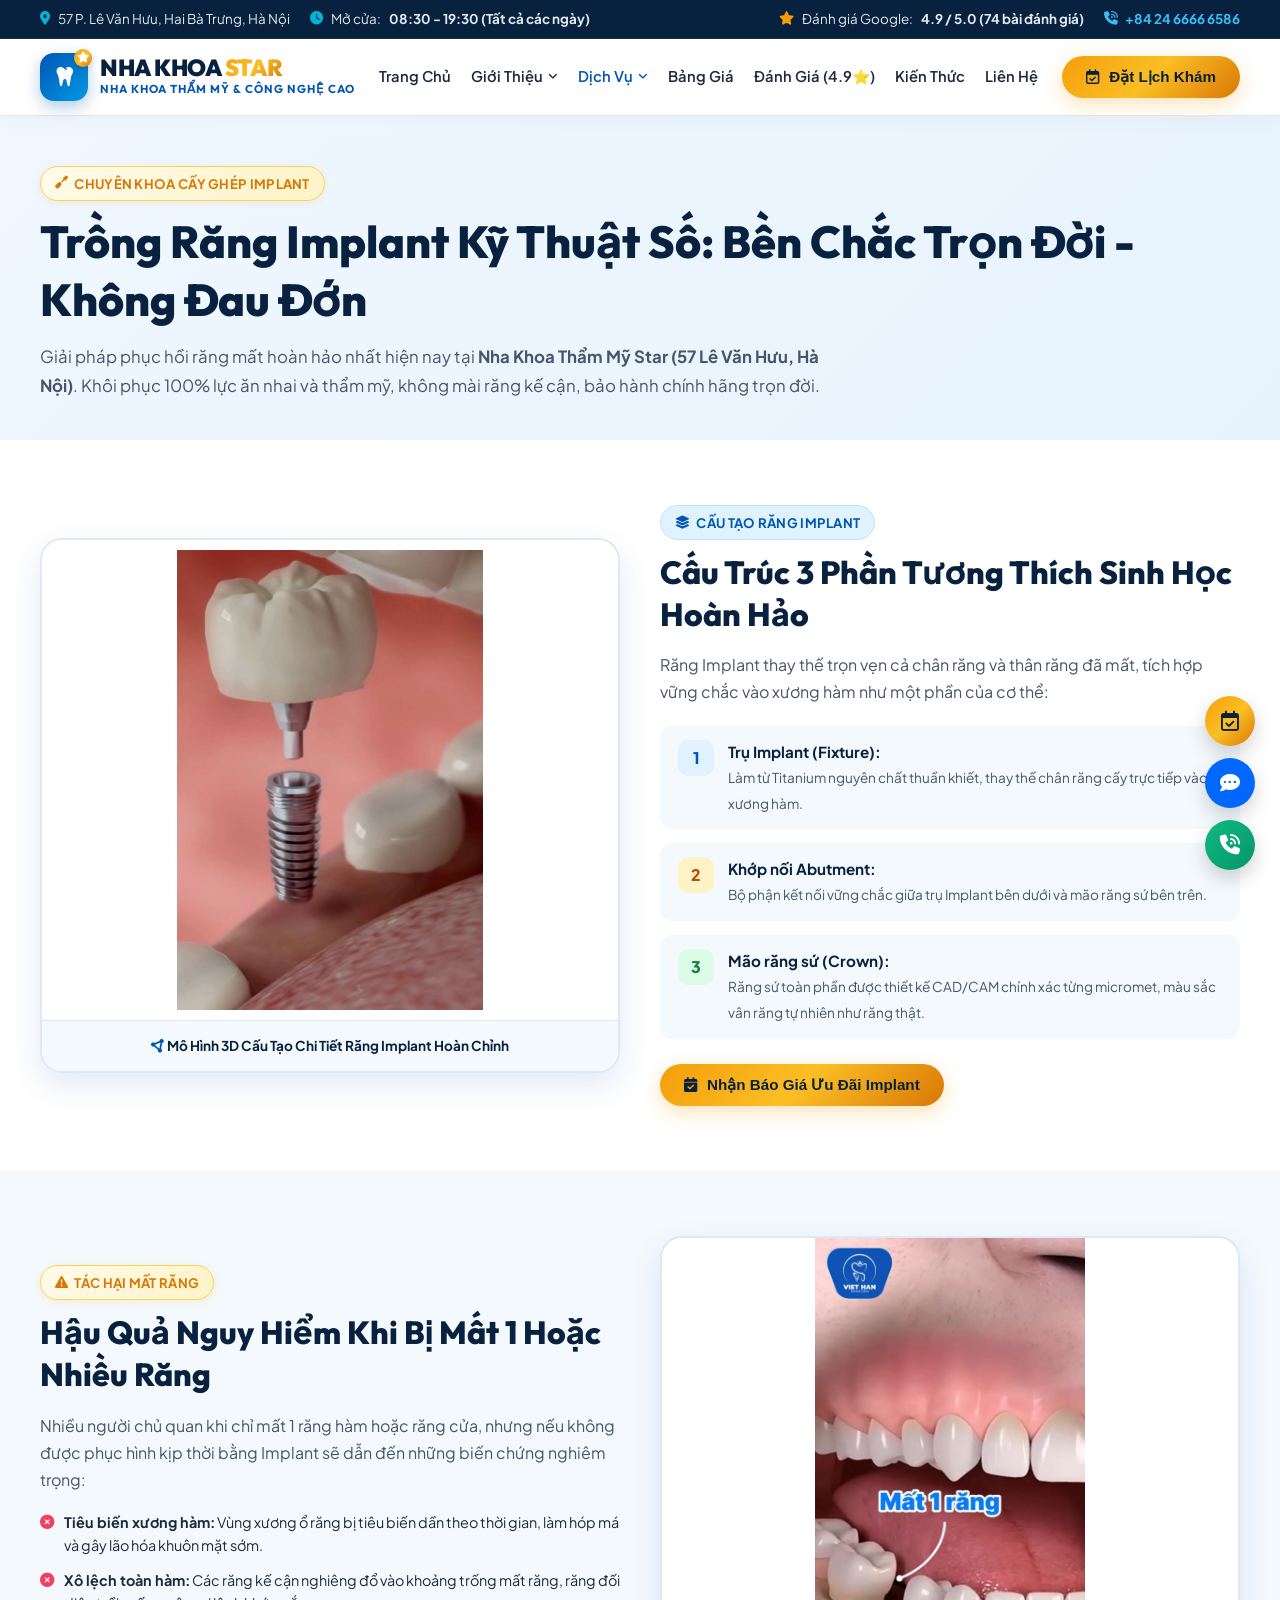
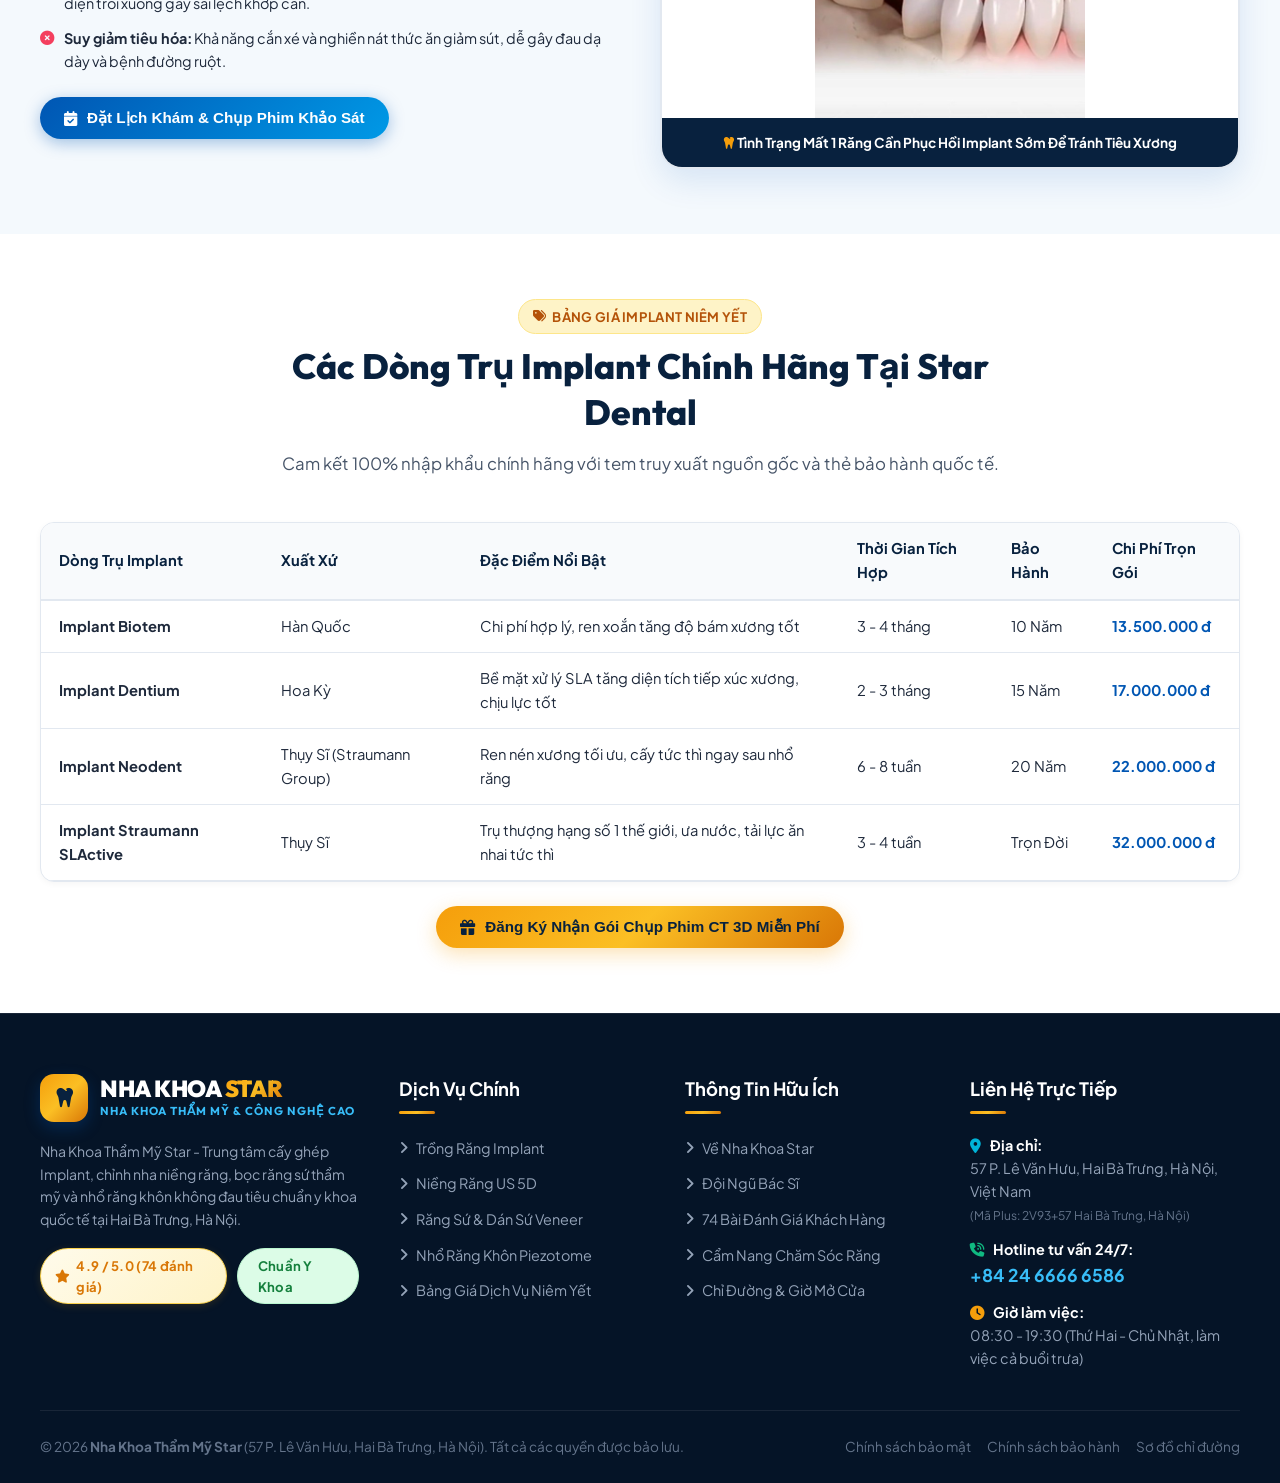
<file: dich-vu-implant.html>
<!DOCTYPE html>
<html lang="vi">
<head>
  <meta charset="UTF-8">
  <meta name="viewport" content="width=device-width, initial-scale=1.0">
  <title>Trồng Răng Implant Kỹ Thuật Số Chuẩn Thụy Sĩ - Nha Khoa Thẩm Mỹ Star</title>
  <meta name="description" content="Dịch vụ trồng răng Implant kỹ thuật số tại Nha Khoa Thẩm Mỹ Star 57 Lê Văn Hưu, Hà Nội. Phục hình mất 1 răng, nhiều răng, toàn hàm All-on-4/6. Bền chắc trọn đời, không đau.">
  <link rel="stylesheet" href="assets/css/style.css">
  <link rel="stylesheet" href="https://cdnjs.cloudflare.com/ajax/libs/font-awesome/6.4.0/css/all.min.css">
  <link rel="icon" type="image/svg+xml" href="data:image/svg+xml,<svg xmlns='http://www.w3.org/2000/svg' viewBox='0 0 100 100'><text y='.9em' font-size='90'>🦷</text></svg>">
</head>
<body>
  
  <!-- Top bar -->
  <div class="topbar">
    <div class="container topbar-content">
      <div style="display: flex; gap: 20px; flex-wrap: wrap;">
        <span class="topbar-item"><i class="fa-solid fa-location-dot" style="color: var(--secondary);"></i> 57 P. Lê Văn Hưu, Hai Bà Trưng, Hà Nội</span>
        <span class="topbar-item"><i class="fa-solid fa-clock" style="color: var(--secondary);"></i> Mở cửa: <b>08:30 - 19:30 (Tất cả các ngày)</b></span>
      </div>
      <div style="display: flex; gap: 20px; align-items: center; flex-wrap: wrap;">
        <span class="topbar-item"><i class="fa-solid fa-star" style="color: var(--star-gold);"></i> Đánh giá Google: <b>4.9 / 5.0 (74 bài đánh giá)</b></span>
        <a href="tel:02466666586" class="topbar-item" style="color: #38bdf8; font-weight: 700;"><i class="fa-solid fa-phone-volume"></i> +84 24 6666 6586</a>
      </div>
    </div>
  </div>

  <!-- Header -->
  <header class="main-header glass-nav">
    <div class="container nav-row">
      <a href="index.html" class="logo-brand">
        <div class="logo-icon-wrap">
          <i class="fa-solid fa-tooth"></i>
          <span class="star-badge-icon"><i class="fa-solid fa-star"></i></span>
        </div>
        <div>
          <div class="logo-text-title">NHA KHOA <span class="star-text">STAR</span></div>
          <div class="logo-text-sub">Nha Khoa Thẩm Mỹ & Công Nghệ Cao</div>
        </div>
      </a>

      <!-- Navigation Links -->
      <ul class="nav-links" id="navLinks">
        <li class="nav-item"><a href="index.html" class="nav-link ">Trang Chủ</a></li>
        <li class="nav-item">
          <a href="gioi-thieu.html" class="nav-link ">Giới Thiệu <i class="fa-solid fa-angle-down" style="font-size: 11px;"></i></a>
          <div class="dropdown-menu">
            <a href="gioi-thieu.html" class="dropdown-item">
              <div class="dropdown-icon"><i class="fa-solid fa-hospital"></i></div>
              <div>Về Nha Khoa Star<br><small style="color: var(--slate-muted); font-weight: 400;">Phòng khám nha khoa thẩm mỹ cao cấp</small></div>
            </a>
            <a href="gioi-thieu.html#co-so-vat-chat" class="dropdown-item">
              <div class="dropdown-icon"><i class="fa-solid fa-microscope"></i></div>
              <div>Cơ sở vật chất & Thiết bị<br><small style="color: var(--slate-muted); font-weight: 400;">Trang thiết bị chuẩn y khoa tại Hà Nội</small></div>
            </a>
            <a href="doi-ngu-bac-si.html" class="dropdown-item">
              <div class="dropdown-icon"><i class="fa-solid fa-user-doctor"></i></div>
              <div>Đội ngũ bác sĩ chuyên khoa<br><small style="color: var(--slate-muted); font-weight: 400;">Chuyên gia Răng Hàm Mặt giàu kinh nghiệm</small></div>
            </a>
          </div>
        </li>
        <li class="nav-item">
          <a href="javascript:void(0);" class="nav-link active">Dịch Vụ <i class="fa-solid fa-angle-down" style="font-size: 11px;"></i></a>
          <div class="dropdown-menu" style="min-width: 320px;">
            <a href="dich-vu-implant.html" class="dropdown-item">
              <div class="dropdown-icon"><i class="fa-solid fa-screwdriver"></i></div>
              <div>Trồng Răng Implant<br><small style="color: var(--slate-muted); font-weight: 400;">Cấy ghép chịu lực tức thì, bền trọn đời</small></div>
            </a>
            <a href="dich-vu-nieng-rang.html" class="dropdown-item">
              <div class="dropdown-icon"><i class="fa-solid fa-arrows-split-up-and-left"></i></div>
              <div>Niềng Răng - Chỉnh Nha<br><small style="color: var(--slate-muted); font-weight: 400;">Công nghệ US 5D, rút ngắn 6 tháng niềng</small></div>
            </a>
            <a href="dich-vu-rang-su.html" class="dropdown-item">
              <div class="dropdown-icon"><i class="fa-solid fa-gem"></i></div>
              <div>Răng Sứ Thẩm Mỹ & Veneer<br><small style="color: var(--slate-muted); font-weight: 400;">Bảo tồn răng thật tối đa, tự nhiên</small></div>
            </a>
            <a href="dich-vu-nho-rang-khon.html" class="dropdown-item">
              <div class="dropdown-icon"><i class="fa-solid fa-bolt-lightning"></i></div>
              <div>Nhổ Răng Khôn Piezotome<br><small style="color: var(--slate-muted); font-weight: 400;">Sóng siêu âm không đau, không sưng</small></div>
            </a>
            <a href="bang-gia.html#tong-quat" class="dropdown-item">
              <div class="dropdown-icon"><i class="fa-solid fa-shield-heart"></i></div>
              <div>Nha Khoa Tổng Quát<br><small style="color: var(--slate-muted); font-weight: 400;">Lấy cao răng, hàn trám, chữa tủy</small></div>
            </a>
          </div>
        </li>
        <li class="nav-item"><a href="bang-gia.html" class="nav-link ">Bảng Giá</a></li>
        <li class="nav-item"><a href="danh-gia-khach-hang.html" class="nav-link ">Đánh Giá (4.9⭐)</a></li>
        <li class="nav-item"><a href="kien-thuc-nha-khoa.html" class="nav-link ">Kiến Thức</a></li>
        <li class="nav-item"><a href="lien-he.html" class="nav-link ">Liên Hệ</a></li>
      </ul>

      <div style="display: flex; align-items: center; gap: 12px;">
        <button class="btn-star-gold btn-open-booking" data-service="Khám tổng quát & Tư vấn">
          <i class="fa-regular fa-calendar-check"></i> Đặt Lịch Khám
        </button>
        <button class="mobile-toggle" id="mobileToggle" aria-label="Mở Menu">
          <i class="fa-solid fa-bars"></i>
        </button>
      </div>
    </div>
  </header>

  <!-- Mobile Drawer Menu -->
  <div class="drawer-overlay" id="drawerOverlay"></div>
  <div class="mobile-drawer" id="mobileDrawer">
    <div class="drawer-header">
      <div class="logo-brand">
        <div class="logo-icon-wrap" style="width: 40px; height: 40px; font-size: 18px;">
          <i class="fa-solid fa-tooth"></i>
        </div>
        <div>
          <div class="logo-text-title" style="font-size: 1.2rem;">NHA KHOA <span class="star-text">STAR</span></div>
          <div class="logo-text-sub" style="font-size: 0.65rem;">57 Lê Văn Hưu, Hà Nội</div>
        </div>
      </div>
      <button class="drawer-close-btn" id="drawerCloseBtn" aria-label="Đóng Menu">&times;</button>
    </div>
    <div class="drawer-body">
      <ul class="drawer-nav-list">
        <li class="drawer-nav-item"><a href="index.html" class="">Trang Chủ <i class="fa-solid fa-house"></i></a></li>
        <li class="drawer-nav-item">
          <a href="gioi-thieu.html" class="">Giới Thiệu <i class="fa-solid fa-circle-info"></i></a>
          <div class="drawer-subnav">
            <a href="gioi-thieu.html"><i class="fa-solid fa-hospital"></i> Về Nha Khoa Star</a>
            <a href="gioi-thieu.html#co-so-vat-chat"><i class="fa-solid fa-microscope"></i> Cơ sở vật chất 57 Lê Văn Hưu</a>
            <a href="doi-ngu-bac-si.html"><i class="fa-solid fa-user-doctor"></i> Đội ngũ bác sĩ chuyên khoa</a>
          </div>
        </li>
        <li class="drawer-nav-item">
          <a href="javascript:void(0);" class="active">Dịch Vụ Chuyên Sâu <i class="fa-solid fa-tooth"></i></a>
          <div class="drawer-subnav">
            <a href="dich-vu-implant.html"><i class="fa-solid fa-screwdriver"></i> Trồng Răng Implant Kỹ Thuật Số</a>
            <a href="dich-vu-nieng-rang.html"><i class="fa-solid fa-arrows-split-up-and-left"></i> Niềng Răng US 5D / Invisalign</a>
            <a href="dich-vu-rang-su.html"><i class="fa-solid fa-gem"></i> Răng Sứ Thẩm Mỹ & Veneer Emax</a>
            <a href="dich-vu-nho-rang-khon.html"><i class="fa-solid fa-bolt-lightning"></i> Nhổ Răng Khôn Piezotome</a>
            <a href="bang-gia.html#tong-quat"><i class="fa-solid fa-shield-heart"></i> Nha Khoa Tổng Quát</a>
          </div>
        </li>
        <li class="drawer-nav-item"><a href="bang-gia.html" class="">Bảng Giá Niêm Yết <i class="fa-solid fa-tags"></i></a></li>
        <li class="drawer-nav-item"><a href="danh-gia-khach-hang.html" class="">Đánh Giá 4.9⭐ (74 reviews) <i class="fa-solid fa-star" style="color: var(--star-gold);"></i></a></li>
        <li class="drawer-nav-item"><a href="kien-thuc-nha-khoa.html" class="">Kiến Thức Nha Khoa <i class="fa-solid fa-newspaper"></i></a></li>
        <li class="drawer-nav-item"><a href="lien-he.html" class="">Liên Hệ & Chỉ Đường <i class="fa-solid fa-location-dot"></i></a></li>
      </ul>
    </div>
    <div class="drawer-footer">
      <div style="font-size: 0.82rem; color: var(--slate-muted); margin-bottom: 12px;">
        <i class="fa-solid fa-phone" style="color: #10b981;"></i> Hotline: <b style="color: var(--navy);">+84 24 6666 6586</b><br>
        <i class="fa-solid fa-location-dot" style="color: var(--primary);"></i> 57 P. Lê Văn Hưu, Hai Bà Trưng, Hà Nội
      </div>
      <button class="btn-star-gold btn-open-booking" style="width: 100%; justify-content: center;" data-service="Tư vấn nhanh">
        <i class="fa-regular fa-calendar-check"></i> Đặt Hẹn Khám Miễn Phí
      </button>
    </div>
  </div>
  
  
  <section style="background: linear-gradient(135deg, #f0f7ff 0%, #e6f3fd 100%); padding: 50px 0 40px 0;">
    <div class="container">
      <div class="badge-pill badge-star" style="margin-bottom: 12px;"><i class="fa-solid fa-screwdriver"></i> CHUYÊN KHOA CẤY GHÉP IMPLANT</div>
      <h1 style="font-size: clamp(2rem, 3.5vw, 2.8rem); font-weight: 800; color: var(--navy); margin-bottom: 14px;">
        Trồng Răng Implant Kỹ Thuật Số: Bền Chắc Trọn Đời - Không Đau Đớn
      </h1>
      <p style="font-size: 1.05rem; color: var(--slate-text); max-width: 800px; line-height: 1.7;">
        Giải pháp phục hồi răng mất hoàn hảo nhất hiện nay tại <b>Nha Khoa Thẩm Mỹ Star (57 Lê Văn Hưu, Hà Nội)</b>. Khôi phục 100% lực ăn nhai và thẩm mỹ, không mài răng kế cận, bảo hành chính hãng trọn đời.
      </p>
    </div>
  </section>

  <!-- Implant Anatomy & Image 1 Integration -->
  <section class="section-py" style="background: #ffffff;">
    <div class="container">
      <div style="display: grid; grid-template-columns: repeat(auto-fit, minmax(320px, 1fr)); gap: 40px; align-items: center;">
        
        <div>
          <div style="border-radius: var(--radius-lg); overflow: hidden; box-shadow: var(--shadow-lg); border: 2px solid var(--border-light); background: #fff; text-align: center;">
            <img src="assets/images/cau-tao-implant.jpg" alt="Cấu tạo 3 phần của răng Implant Nha Khoa Thẩm Mỹ Star" style="width: 100%; max-height: 480px; object-fit: contain; margin: 0 auto; padding: 10px;">
            <div style="background: var(--bg-ice); padding: 14px; border-top: 1px solid var(--border-light); font-size: 0.85rem; color: var(--navy); font-weight: 700;">
              <i class="fa-solid fa-circle-nodes" style="color: var(--primary);"></i> Mô Hình 3D Cấu Tạo Chi Tiết Răng Implant Hoàn Chỉnh
            </div>
          </div>
        </div>

        <div>
          <div class="badge-pill badge-blue" style="margin-bottom: 12px;"><i class="fa-solid fa-layer-group"></i> CẤU TẠO RĂNG IMPLANT</div>
          <h2 style="font-size: 2rem; font-weight: 800; color: var(--navy); margin-bottom: 16px;">
            Cấu Trúc 3 Phần Tương Thích Sinh Học Hoàn Hảo
          </h2>
          <p style="color: var(--slate-text); line-height: 1.7; margin-bottom: 20px;">
            Răng Implant thay thế trọn vẹn cả chân răng và thân răng đã mất, tích hợp vững chắc vào xương hàm như một phần của cơ thể:
          </p>

          <div style="display: flex; flex-direction: column; gap: 14px; margin-bottom: 25px;">
            <div style="display: flex; gap: 14px; align-items: flex-start; background: var(--bg-ice); padding: 14px 18px; border-radius: 12px;">
              <div style="width: 36px; height: 36px; border-radius: 10px; background: #e0f2fe; color: var(--primary); display: flex; align-items: center; justify-content: center; font-weight: 800; flex-shrink: 0;">1</div>
              <div>
                <strong style="color: var(--navy); font-size: 0.95rem; display: block;">Trụ Implant (Fixture):</strong>
                <span style="font-size: 0.85rem; color: var(--slate-text);">Làm từ Titanium nguyên chất thuần khiết, thay thế chân răng cấy trực tiếp vào xương hàm.</span>
              </div>
            </div>

            <div style="display: flex; gap: 14px; align-items: flex-start; background: var(--bg-ice); padding: 14px 18px; border-radius: 12px;">
              <div style="width: 36px; height: 36px; border-radius: 10px; background: #fef3c7; color: #b45309; display: flex; align-items: center; justify-content: center; font-weight: 800; flex-shrink: 0;">2</div>
              <div>
                <strong style="color: var(--navy); font-size: 0.95rem; display: block;">Khớp nối Abutment:</strong>
                <span style="font-size: 0.85rem; color: var(--slate-text);">Bộ phận kết nối vững chắc giữa trụ Implant bên dưới và mão răng sứ bên trên.</span>
              </div>
            </div>

            <div style="display: flex; gap: 14px; align-items: flex-start; background: var(--bg-ice); padding: 14px 18px; border-radius: 12px;">
              <div style="width: 36px; height: 36px; border-radius: 10px; background: #dcfce7; color: #15803d; display: flex; align-items: center; justify-content: center; font-weight: 800; flex-shrink: 0;">3</div>
              <div>
                <strong style="color: var(--navy); font-size: 0.95rem; display: block;">Mão răng sứ (Crown):</strong>
                <span style="font-size: 0.85rem; color: var(--slate-text);">Răng sứ toàn phần được thiết kế CAD/CAM chính xác từng micromet, màu sắc vân răng tự nhiên như răng thật.</span>
              </div>
            </div>
          </div>

          <button class="btn-star-gold btn-open-booking" data-service="Tư vấn cấu tạo & báo giá Implant">
            <i class="fa-solid fa-calendar-check"></i> Nhận Báo Giá Ưu Đãi Implant
          </button>
        </div>

      </div>
    </div>
  </section>

  <!-- Single Tooth Loss Solution & Image 3 Integration -->
  <section class="section-py" style="background: var(--bg-ice);">
    <div class="container">
      <div style="display: grid; grid-template-columns: repeat(auto-fit, minmax(320px, 1fr)); gap: 40px; align-items: center;">
        
        <div>
          <div class="badge-pill badge-star" style="margin-bottom: 12px;"><i class="fa-solid fa-triangle-exclamation"></i> TÁC HẠI MẤT RĂNG</div>
          <h2 style="font-size: 2rem; font-weight: 800; color: var(--navy); margin-bottom: 16px;">
            Hậu Quả Nguy Hiểm Khi Bị Mất 1 Hoặc Nhiều Răng
          </h2>
          <p style="color: var(--slate-text); line-height: 1.7; margin-bottom: 18px;">
            Nhiều người chủ quan khi chỉ mất 1 răng hàm hoặc răng cửa, nhưng nếu không được phục hình kịp thời bằng Implant sẽ dẫn đến những biến chứng nghiêm trọng:
          </p>
          <ul style="list-style: none; display: flex; flex-direction: column; gap: 12px; margin-bottom: 24px; font-size: 0.9rem; color: var(--slate-dark);">
            <li style="display: flex; gap: 10px; align-items: flex-start;">
              <i class="fa-solid fa-circle-xmark" style="color: var(--rose); margin-top: 4px;"></i>
              <span><b>Tiêu biến xương hàm:</b> Vùng xương ổ răng bị tiêu biến dần theo thời gian, làm hóp má và gây lão hóa khuôn mặt sớm.</span>
            </li>
            <li style="display: flex; gap: 10px; align-items: flex-start;">
              <i class="fa-solid fa-circle-xmark" style="color: var(--rose); margin-top: 4px;"></i>
              <span><b>Xô lệch toàn hàm:</b> Các răng kế cận nghiêng đổ vào khoảng trống mất răng, răng đối diện trồi xuống gây sai lệch khớp cắn.</span>
            </li>
            <li style="display: flex; gap: 10px; align-items: flex-start;">
              <i class="fa-solid fa-circle-xmark" style="color: var(--rose); margin-top: 4px;"></i>
              <span><b>Suy giảm tiêu hóa:</b> Khả năng cắn xé và nghiền nát thức ăn giảm sút, dễ gây đau dạ dày và bệnh đường ruột.</span>
            </li>
          </ul>

          <button class="btn-primary-gradient btn-open-booking" data-service="Khám giải pháp mất răng">
            <i class="fa-solid fa-calendar-check"></i> Đặt Lịch Khám & Chụp Phim Khảo Sát
          </button>
        </div>

        <div>
          <div style="border-radius: var(--radius-lg); overflow: hidden; box-shadow: var(--shadow-lg); border: 2px solid var(--border-light); background: #fff; text-align: center;">
            <img src="assets/images/mat-1-rang.jpg" alt="Mô phỏng trường hợp mất 1 răng và giải pháp trồng Implant" style="width: 100%; max-height: 480px; object-fit: contain; margin: 0 auto;">
            <div style="background: #08213e; padding: 14px; color: #fff; font-size: 0.85rem; font-weight: 700;">
              <i class="fa-solid fa-tooth" style="color: var(--star-gold);"></i> Tình Trạng Mất 1 Răng Cần Phục Hồi Implant Sớm Để Tránh Tiêu Xương
            </div>
          </div>
        </div>

      </div>
    </div>
  </section>

  <!-- Implant Pricing Comparison Table -->
  <section class="section-py" style="background: #ffffff;">
    <div class="container">
      <div class="section-header">
        <div class="badge-pill badge-gold"><i class="fa-solid fa-tags"></i> BẢNG GIÁ IMPLANT NIÊM YẾT</div>
        <h2 class="section-title">Các Dòng Trụ Implant Chính Hãng Tại Star Dental</h2>
        <p class="section-subtitle">Cam kết 100% nhập khẩu chính hãng với tem truy xuất nguồn gốc và thẻ bảo hành quốc tế.</p>
      </div>

      <div class="pricing-table-wrap">
        <table class="custom-table">
          <thead>
            <tr>
              <th>Dòng Trụ Implant</th>
              <th>Xuất Xứ</th>
              <th>Đặc Điểm Nổi Bật</th>
              <th>Thời Gian Tích Hợp</th>
              <th>Bảo Hành</th>
              <th>Chi Phí Trọn Gói</th>
            </tr>
          </thead>
          <tbody>
            <tr>
              <td><strong>Implant Biotem</strong></td>
              <td>Hàn Quốc</td>
              <td>Chi phí hợp lý, ren xoắn tăng độ bám xương tốt</td>
              <td>3 - 4 tháng</td>
              <td>10 Năm</td>
              <td><strong style="color: var(--primary);">13.500.000 đ</strong></td>
            </tr>
            <tr>
              <td><strong>Implant Dentium</strong></td>
              <td>Hoa Kỳ</td>
              <td>Bề mặt xử lý SLA tăng diện tích tiếp xúc xương, chịu lực tốt</td>
              <td>2 - 3 tháng</td>
              <td>15 Năm</td>
              <td><strong style="color: var(--primary);">17.000.000 đ</strong></td>
            </tr>
            <tr>
              <td><strong>Implant Neodent</strong></td>
              <td>Thụy Sĩ (Straumann Group)</td>
              <td>Ren nén xương tối ưu, cấy tức thì ngay sau nhổ răng</td>
              <td>6 - 8 tuần</td>
              <td>20 Năm</td>
              <td><strong style="color: var(--primary);">22.000.000 đ</strong></td>
            </tr>
            <tr>
              <td><strong>Implant Straumann SLActive</strong></td>
              <td>Thụy Sĩ</td>
              <td>Trụ thượng hạng số 1 thế giới, ưa nước, tải lực ăn nhai tức thì</td>
              <td>3 - 4 tuần</td>
              <td>Trọn Đời</td>
              <td><strong style="color: var(--primary);">32.000.000 đ</strong></td>
            </tr>
          </tbody>
        </table>
      </div>

      <div style="margin-top: 24px; text-align: center;">
        <button class="btn-star-gold btn-open-booking" data-service="Tư vấn cấy ghép Implant trọn gói">
          <i class="fa-solid fa-gift"></i> Đăng Ký Nhận Gói Chụp Phim CT 3D Miễn Phí
        </button>
      </div>
    </div>
  </section>

  
  <!-- Footer -->
  <footer class="main-footer">
    <div class="container">
      <div class="footer-grid">
        <div>
          <div class="logo-brand" style="margin-bottom: 18px;">
            <div class="logo-icon-wrap" style="background: var(--star-gold-gradient);">
              <i class="fa-solid fa-tooth" style="color: #08213e;"></i>
            </div>
            <div>
              <div class="logo-text-title" style="color: #ffffff;">NHA KHOA <span class="star-text" style="background: var(--star-gold-gradient); -webkit-background-clip: text; -webkit-text-fill-color: transparent;">STAR</span></div>
              <div class="logo-text-sub" style="color: #38bdf8;">Nha Khoa Thẩm Mỹ & Công Nghệ Cao</div>
            </div>
          </div>
          <p style="font-size: 0.88rem; line-height: 1.6; color: #94a3b8; margin-bottom: 18px;">
            Nha Khoa Thẩm Mỹ Star - Trung tâm cấy ghép Implant, chỉnh nha niềng răng, bọc răng sứ thẩm mỹ và nhổ răng khôn không đau tiêu chuẩn y khoa quốc tế tại Hai Bà Trưng, Hà Nội.
          </p>
          <div style="display: flex; gap: 10px;">
            <div class="badge-pill badge-star"><i class="fa-solid fa-star"></i> 4.9 / 5.0 (74 đánh giá)</div>
            <div class="badge-pill badge-green"><i class="fa-solid fa-shield-check"></i> Chuẩn Y Khoa</div>
          </div>
        </div>

        <div>
          <div class="footer-title">Dịch Vụ Chính</div>
          <ul class="footer-links">
            <li><a href="dich-vu-implant.html"><i class="fa-solid fa-angle-right"></i> Trồng Răng Implant</a></li>
            <li><a href="dich-vu-nieng-rang.html"><i class="fa-solid fa-angle-right"></i> Niềng Răng US 5D</a></li>
            <li><a href="dich-vu-rang-su.html"><i class="fa-solid fa-angle-right"></i> Răng Sứ & Dán Sứ Veneer</a></li>
            <li><a href="dich-vu-nho-rang-khon.html"><i class="fa-solid fa-angle-right"></i> Nhổ Răng Khôn Piezotome</a></li>
            <li><a href="bang-gia.html"><i class="fa-solid fa-angle-right"></i> Bảng Giá Dịch Vụ Niêm Yết</a></li>
          </ul>
        </div>

        <div>
          <div class="footer-title">Thông Tin Hữu Ích</div>
          <ul class="footer-links">
            <li><a href="gioi-thieu.html"><i class="fa-solid fa-angle-right"></i> Về Nha Khoa Star</a></li>
            <li><a href="doi-ngu-bac-si.html"><i class="fa-solid fa-angle-right"></i> Đội Ngũ Bác Sĩ</a></li>
            <li><a href="danh-gia-khach-hang.html"><i class="fa-solid fa-angle-right"></i> 74 Bài Đánh Giá Khách Hàng</a></li>
            <li><a href="kien-thuc-nha-khoa.html"><i class="fa-solid fa-angle-right"></i> Cẩm Nang Chăm Sóc Răng</a></li>
            <li><a href="lien-he.html"><i class="fa-solid fa-angle-right"></i> Chỉ Đường & Giờ Mở Cửa</a></li>
          </ul>
        </div>

        <div>
          <div class="footer-title">Liên Hệ Trực Tiếp</div>
          <div style="display: flex; flex-direction: column; gap: 12px; font-size: 0.9rem; color: #94a3b8;">
            <div>
              <strong style="color: #fff;"><i class="fa-solid fa-location-dot" style="color: var(--secondary); margin-right: 6px;"></i> Địa chỉ:</strong><br>
              57 P. Lê Văn Hưu, Hai Bà Trưng, Hà Nội, Việt Nam<br>
              <small style="color: #64748b;">(Mã Plus: 2V93+57 Hai Bà Trưng, Hà Nội)</small>
            </div>
            <div>
              <strong style="color: #fff;"><i class="fa-solid fa-phone-volume" style="color: #10b981; margin-right: 6px;"></i> Hotline tư vấn 24/7:</strong><br>
              <a href="tel:02466666586" style="color: #38bdf8; font-weight: 700; font-size: 1.1rem;">+84 24 6666 6586</a>
            </div>
            <div>
              <strong style="color: #fff;"><i class="fa-solid fa-clock" style="color: var(--star-gold); margin-right: 6px;"></i> Giờ làm việc:</strong><br>
              08:30 - 19:30 (Thứ Hai - Chủ Nhật, làm việc cả buổi trưa)
            </div>
          </div>
        </div>
      </div>

      <div class="footer-bottom">
        <div>© 2026 <b>Nha Khoa Thẩm Mỹ Star</b> (57 P. Lê Văn Hưu, Hai Bà Trưng, Hà Nội). Tất cả các quyền được bảo lưu.</div>
        <div style="display: flex; gap: 16px;">
          <a href="gioi-thieu.html" style="color: #64748b;">Chính sách bảo mật</a>
          <a href="bang-gia.html" style="color: #64748b;">Chính sách bảo hành</a>
          <a href="lien-he.html" style="color: #64748b;">Sơ đồ chỉ đường</a>
        </div>
      </div>
    </div>
  </footer>

  <!-- Mobile Sticky Bottom Action Bar -->
  <div class="mobile-bottom-bar">
    <a href="tel:02466666586" class="bottom-bar-item highlight-call">
      <i class="fa-solid fa-phone-volume"></i>
      <span>Gọi Điện</span>
    </a>
    <a href="dich-vu-implant.html" class="bottom-bar-item">
      <i class="fa-solid fa-tooth"></i>
      <span>Dịch Vụ</span>
    </a>
    <a href="javascript:void(0);" class="bottom-bar-item highlight-book btn-open-booking" data-service="Đặt hẹn trên di động">
      <i class="fa-regular fa-calendar-check" style="font-size: 16px;"></i>
      <span style="font-weight: 800;">Đặt Lịch</span>
    </a>
    <a href="danh-gia-khach-hang.html" class="bottom-bar-item">
      <i class="fa-solid fa-star" style="color: var(--star-gold);"></i>
      <span>Đánh Giá</span>
    </a>
    <a href="lien-he.html" class="bottom-bar-item">
      <i class="fa-solid fa-location-dot"></i>
      <span>Chỉ Đường</span>
    </a>
  </div>

  <!-- Floating Desktop Action Buttons -->
  <div class="float-widgets-container">
    <button class="float-btn float-btn-booking btn-open-booking" data-service="Đặt hẹn nhanh" title="Đặt Lịch Hẹn Khám">
      <i class="fa-regular fa-calendar-check"></i>
    </button>
    <a href="https://zalo.me" target="_blank" rel="noopener" class="float-btn float-btn-zalo" title="Chat Zalo Tư Vấn">
      <i class="fa-solid fa-comment-dots"></i>
    </a>
    <button class="float-btn float-btn-phone" title="Gọi Hotline: +84 24 6666 6586">
      <i class="fa-solid fa-phone-volume"></i>
    </button>
  </div>

  <!-- Booking Modal -->
  <div class="modal-overlay" id="bookingModal">
    <div class="modal-box">
      <button class="modal-close-btn" id="closeModalBtn">&times;</button>
      <div style="display: flex; align-items: center; gap: 10px; margin-bottom: 16px;">
        <div class="badge-pill badge-star"><i class="fa-solid fa-star"></i> Nha Khoa Thẩm Mỹ Star</div>
      </div>
      <h3 style="font-size: 1.5rem; font-weight: 800; color: var(--navy); margin-bottom: 6px;">Đặt Lịch Khám & Tư Vấn</h3>
      <p style="font-size: 0.88rem; color: var(--slate-muted); margin-bottom: 20px;">
        Địa chỉ: <b>57 P. Lê Văn Hưu, Hai Bà Trưng, Hà Nội</b>. Miễn phí 100% chi phí chụp phim CT Conebeam 3D & thăm khám trực tiếp.
      </p>

      <form id="bookingForm">
        <div class="form-group">
          <label class="form-label">Họ và tên quý khách (*)</label>
          <input type="text" id="bookingName" class="form-control" placeholder="Ví dụ: Nguyễn Văn An" required>
        </div>

        <div class="form-group">
          <label class="form-label">Số điện thoại liên hệ (*)</label>
          <input type="tel" id="bookingPhone" class="form-control" placeholder="Ví dụ: 0912 345 678" required>
        </div>

        <div class="form-group">
          <label class="form-label">Dịch vụ quý khách quan tâm</label>
          <select id="bookingService" class="form-control">
            <option value="Trồng răng Implant kỹ thuật số">Trồng răng Implant kỹ thuật số</option>
            <option value="Niềng răng - Chỉnh nha US 5D">Niềng răng - Chỉnh nha US 5D</option>
            <option value="Răng sứ thẩm mỹ & Dán sứ Veneer">Răng sứ thẩm mỹ & Dán sứ Veneer</option>
            <option value="Nhổ răng khôn sóng siêu âm Piezotome">Nhổ răng khôn sóng siêu âm Piezotome</option>
            <option value="Khám tổng quát & Lấy cao răng">Khám tổng quát & Lấy cao răng</option>
            <option value="Tư vấn thẩm mỹ nụ cười Star">Tư vấn thẩm mỹ nụ cười Star</option>
          </select>
        </div>

        <div class="form-group">
          <label class="form-label">Ngày dự kiến đến khám</label>
          <input type="date" id="bookingDate" class="form-control" value="2026-09-29">
        </div>

        <button type="submit" class="btn-star-gold" style="width: 100%; justify-content: center; padding: 14px; font-size: 1rem; margin-top: 10px;">
          <i class="fa-solid fa-paper-plane"></i> XÁC NHẬN ĐẶT LỊCH HẸN
        </button>
      </form>
    </div>
  </div>
  
  <script src="assets/js/main.js"></script>
</body>
</html>
</file>
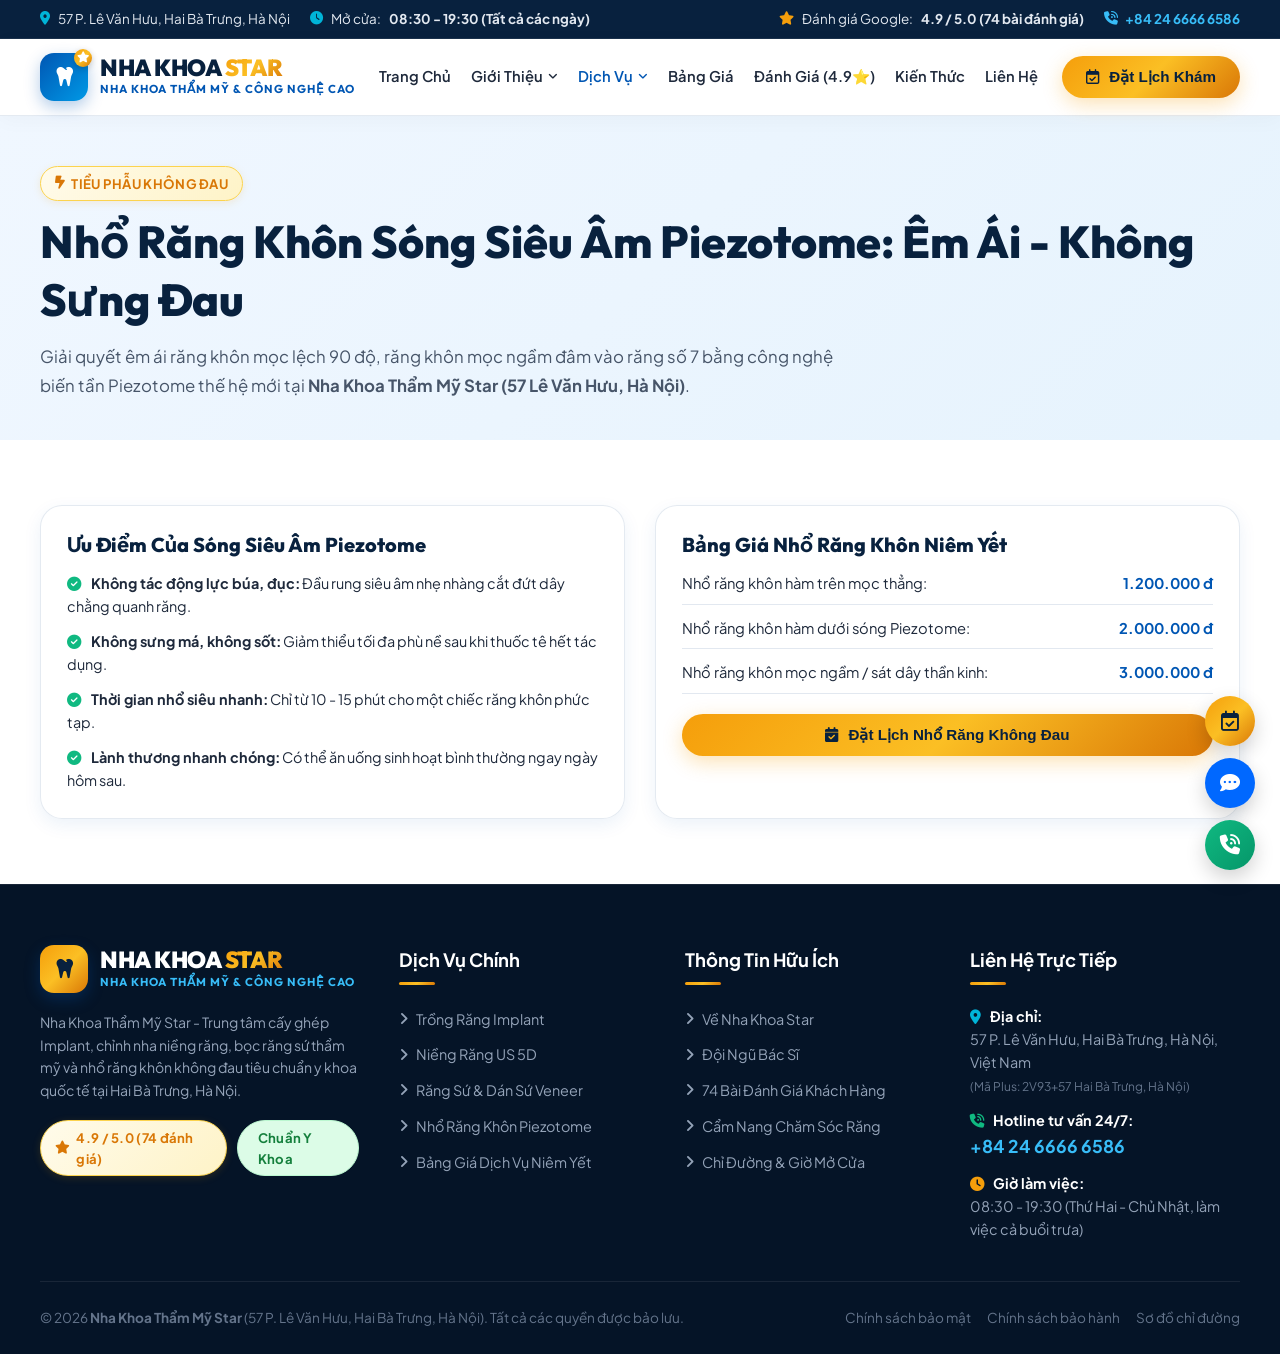
<file: dich-vu-nho-rang-khon.html>
<!DOCTYPE html>
<html lang="vi">
<head>
  <meta charset="UTF-8">
  <meta name="viewport" content="width=device-width, initial-scale=1.0">
  <title>Nhổ Răng Khôn Sóng Siêu Âm Piezotome Không Đau - Nha Khoa Thẩm Mỹ Star</title>
  <meta name="description" content="Dịch vụ nhổ răng khôn mọc lệch, ngầm bằng máy sóng siêu âm Piezotome tại Nha Khoa Thẩm Mỹ Star 57 Lê Văn Hưu, Hai Bà Trưng, Hà Nội. Nhẹ nhàng, không sưng, lành thương siêu tốc.">
  <link rel="stylesheet" href="assets/css/style.css">
  <link rel="stylesheet" href="https://cdnjs.cloudflare.com/ajax/libs/font-awesome/6.4.0/css/all.min.css">
  <link rel="icon" type="image/svg+xml" href="data:image/svg+xml,<svg xmlns='http://www.w3.org/2000/svg' viewBox='0 0 100 100'><text y='.9em' font-size='90'>🦷</text></svg>">
</head>
<body>
  
  <!-- Top bar -->
  <div class="topbar">
    <div class="container topbar-content">
      <div style="display: flex; gap: 20px; flex-wrap: wrap;">
        <span class="topbar-item"><i class="fa-solid fa-location-dot" style="color: var(--secondary);"></i> 57 P. Lê Văn Hưu, Hai Bà Trưng, Hà Nội</span>
        <span class="topbar-item"><i class="fa-solid fa-clock" style="color: var(--secondary);"></i> Mở cửa: <b>08:30 - 19:30 (Tất cả các ngày)</b></span>
      </div>
      <div style="display: flex; gap: 20px; align-items: center; flex-wrap: wrap;">
        <span class="topbar-item"><i class="fa-solid fa-star" style="color: var(--star-gold);"></i> Đánh giá Google: <b>4.9 / 5.0 (74 bài đánh giá)</b></span>
        <a href="tel:02466666586" class="topbar-item" style="color: #38bdf8; font-weight: 700;"><i class="fa-solid fa-phone-volume"></i> +84 24 6666 6586</a>
      </div>
    </div>
  </div>

  <!-- Header -->
  <header class="main-header glass-nav">
    <div class="container nav-row">
      <a href="index.html" class="logo-brand">
        <div class="logo-icon-wrap">
          <i class="fa-solid fa-tooth"></i>
          <span class="star-badge-icon"><i class="fa-solid fa-star"></i></span>
        </div>
        <div>
          <div class="logo-text-title">NHA KHOA <span class="star-text">STAR</span></div>
          <div class="logo-text-sub">Nha Khoa Thẩm Mỹ & Công Nghệ Cao</div>
        </div>
      </a>

      <!-- Navigation Links -->
      <ul class="nav-links" id="navLinks">
        <li class="nav-item"><a href="index.html" class="nav-link ">Trang Chủ</a></li>
        <li class="nav-item">
          <a href="gioi-thieu.html" class="nav-link ">Giới Thiệu <i class="fa-solid fa-angle-down" style="font-size: 11px;"></i></a>
          <div class="dropdown-menu">
            <a href="gioi-thieu.html" class="dropdown-item">
              <div class="dropdown-icon"><i class="fa-solid fa-hospital"></i></div>
              <div>Về Nha Khoa Star<br><small style="color: var(--slate-muted); font-weight: 400;">Phòng khám nha khoa thẩm mỹ cao cấp</small></div>
            </a>
            <a href="gioi-thieu.html#co-so-vat-chat" class="dropdown-item">
              <div class="dropdown-icon"><i class="fa-solid fa-microscope"></i></div>
              <div>Cơ sở vật chất & Thiết bị<br><small style="color: var(--slate-muted); font-weight: 400;">Trang thiết bị chuẩn y khoa tại Hà Nội</small></div>
            </a>
            <a href="doi-ngu-bac-si.html" class="dropdown-item">
              <div class="dropdown-icon"><i class="fa-solid fa-user-doctor"></i></div>
              <div>Đội ngũ bác sĩ chuyên khoa<br><small style="color: var(--slate-muted); font-weight: 400;">Chuyên gia Răng Hàm Mặt giàu kinh nghiệm</small></div>
            </a>
          </div>
        </li>
        <li class="nav-item">
          <a href="javascript:void(0);" class="nav-link active">Dịch Vụ <i class="fa-solid fa-angle-down" style="font-size: 11px;"></i></a>
          <div class="dropdown-menu" style="min-width: 320px;">
            <a href="dich-vu-implant.html" class="dropdown-item">
              <div class="dropdown-icon"><i class="fa-solid fa-screwdriver"></i></div>
              <div>Trồng Răng Implant<br><small style="color: var(--slate-muted); font-weight: 400;">Cấy ghép chịu lực tức thì, bền trọn đời</small></div>
            </a>
            <a href="dich-vu-nieng-rang.html" class="dropdown-item">
              <div class="dropdown-icon"><i class="fa-solid fa-arrows-split-up-and-left"></i></div>
              <div>Niềng Răng - Chỉnh Nha<br><small style="color: var(--slate-muted); font-weight: 400;">Công nghệ US 5D, rút ngắn 6 tháng niềng</small></div>
            </a>
            <a href="dich-vu-rang-su.html" class="dropdown-item">
              <div class="dropdown-icon"><i class="fa-solid fa-gem"></i></div>
              <div>Răng Sứ Thẩm Mỹ & Veneer<br><small style="color: var(--slate-muted); font-weight: 400;">Bảo tồn răng thật tối đa, tự nhiên</small></div>
            </a>
            <a href="dich-vu-nho-rang-khon.html" class="dropdown-item">
              <div class="dropdown-icon"><i class="fa-solid fa-bolt-lightning"></i></div>
              <div>Nhổ Răng Khôn Piezotome<br><small style="color: var(--slate-muted); font-weight: 400;">Sóng siêu âm không đau, không sưng</small></div>
            </a>
            <a href="bang-gia.html#tong-quat" class="dropdown-item">
              <div class="dropdown-icon"><i class="fa-solid fa-shield-heart"></i></div>
              <div>Nha Khoa Tổng Quát<br><small style="color: var(--slate-muted); font-weight: 400;">Lấy cao răng, hàn trám, chữa tủy</small></div>
            </a>
          </div>
        </li>
        <li class="nav-item"><a href="bang-gia.html" class="nav-link ">Bảng Giá</a></li>
        <li class="nav-item"><a href="danh-gia-khach-hang.html" class="nav-link ">Đánh Giá (4.9⭐)</a></li>
        <li class="nav-item"><a href="kien-thuc-nha-khoa.html" class="nav-link ">Kiến Thức</a></li>
        <li class="nav-item"><a href="lien-he.html" class="nav-link ">Liên Hệ</a></li>
      </ul>

      <div style="display: flex; align-items: center; gap: 12px;">
        <button class="btn-star-gold btn-open-booking" data-service="Khám tổng quát & Tư vấn">
          <i class="fa-regular fa-calendar-check"></i> Đặt Lịch Khám
        </button>
        <button class="mobile-toggle" id="mobileToggle" aria-label="Mở Menu">
          <i class="fa-solid fa-bars"></i>
        </button>
      </div>
    </div>
  </header>

  <!-- Mobile Drawer Menu -->
  <div class="drawer-overlay" id="drawerOverlay"></div>
  <div class="mobile-drawer" id="mobileDrawer">
    <div class="drawer-header">
      <div class="logo-brand">
        <div class="logo-icon-wrap" style="width: 40px; height: 40px; font-size: 18px;">
          <i class="fa-solid fa-tooth"></i>
        </div>
        <div>
          <div class="logo-text-title" style="font-size: 1.2rem;">NHA KHOA <span class="star-text">STAR</span></div>
          <div class="logo-text-sub" style="font-size: 0.65rem;">57 Lê Văn Hưu, Hà Nội</div>
        </div>
      </div>
      <button class="drawer-close-btn" id="drawerCloseBtn" aria-label="Đóng Menu">&times;</button>
    </div>
    <div class="drawer-body">
      <ul class="drawer-nav-list">
        <li class="drawer-nav-item"><a href="index.html" class="">Trang Chủ <i class="fa-solid fa-house"></i></a></li>
        <li class="drawer-nav-item">
          <a href="gioi-thieu.html" class="">Giới Thiệu <i class="fa-solid fa-circle-info"></i></a>
          <div class="drawer-subnav">
            <a href="gioi-thieu.html"><i class="fa-solid fa-hospital"></i> Về Nha Khoa Star</a>
            <a href="gioi-thieu.html#co-so-vat-chat"><i class="fa-solid fa-microscope"></i> Cơ sở vật chất 57 Lê Văn Hưu</a>
            <a href="doi-ngu-bac-si.html"><i class="fa-solid fa-user-doctor"></i> Đội ngũ bác sĩ chuyên khoa</a>
          </div>
        </li>
        <li class="drawer-nav-item">
          <a href="javascript:void(0);" class="active">Dịch Vụ Chuyên Sâu <i class="fa-solid fa-tooth"></i></a>
          <div class="drawer-subnav">
            <a href="dich-vu-implant.html"><i class="fa-solid fa-screwdriver"></i> Trồng Răng Implant Kỹ Thuật Số</a>
            <a href="dich-vu-nieng-rang.html"><i class="fa-solid fa-arrows-split-up-and-left"></i> Niềng Răng US 5D / Invisalign</a>
            <a href="dich-vu-rang-su.html"><i class="fa-solid fa-gem"></i> Răng Sứ Thẩm Mỹ & Veneer Emax</a>
            <a href="dich-vu-nho-rang-khon.html"><i class="fa-solid fa-bolt-lightning"></i> Nhổ Răng Khôn Piezotome</a>
            <a href="bang-gia.html#tong-quat"><i class="fa-solid fa-shield-heart"></i> Nha Khoa Tổng Quát</a>
          </div>
        </li>
        <li class="drawer-nav-item"><a href="bang-gia.html" class="">Bảng Giá Niêm Yết <i class="fa-solid fa-tags"></i></a></li>
        <li class="drawer-nav-item"><a href="danh-gia-khach-hang.html" class="">Đánh Giá 4.9⭐ (74 reviews) <i class="fa-solid fa-star" style="color: var(--star-gold);"></i></a></li>
        <li class="drawer-nav-item"><a href="kien-thuc-nha-khoa.html" class="">Kiến Thức Nha Khoa <i class="fa-solid fa-newspaper"></i></a></li>
        <li class="drawer-nav-item"><a href="lien-he.html" class="">Liên Hệ & Chỉ Đường <i class="fa-solid fa-location-dot"></i></a></li>
      </ul>
    </div>
    <div class="drawer-footer">
      <div style="font-size: 0.82rem; color: var(--slate-muted); margin-bottom: 12px;">
        <i class="fa-solid fa-phone" style="color: #10b981;"></i> Hotline: <b style="color: var(--navy);">+84 24 6666 6586</b><br>
        <i class="fa-solid fa-location-dot" style="color: var(--primary);"></i> 57 P. Lê Văn Hưu, Hai Bà Trưng, Hà Nội
      </div>
      <button class="btn-star-gold btn-open-booking" style="width: 100%; justify-content: center;" data-service="Tư vấn nhanh">
        <i class="fa-regular fa-calendar-check"></i> Đặt Hẹn Khám Miễn Phí
      </button>
    </div>
  </div>
  
  
  <section style="background: linear-gradient(135deg, #f0f7ff 0%, #e6f3fd 100%); padding: 50px 0 40px 0;">
    <div class="container">
      <div class="badge-pill badge-star" style="margin-bottom: 12px;"><i class="fa-solid fa-bolt-lightning"></i> TIỂU PHẪU KHÔNG ĐAU</div>
      <h1 style="font-size: clamp(2rem, 3.5vw, 2.8rem); font-weight: 800; color: var(--navy); margin-bottom: 14px;">
        Nhổ Răng Khôn Sóng Siêu Âm Piezotome: Êm Ái - Không Sưng Đau
      </h1>
      <p style="font-size: 1.05rem; color: var(--slate-text); max-width: 800px; line-height: 1.7;">
        Giải quyết êm ái răng khôn mọc lệch 90 độ, răng khôn mọc ngầm đâm vào răng số 7 bằng công nghệ biến tần Piezotome thế hệ mới tại <b>Nha Khoa Thẩm Mỹ Star (57 Lê Văn Hưu, Hà Nội)</b>.
      </p>
    </div>
  </section>

  <section class="section-py" style="background: #ffffff;">
    <div class="container">
      <div style="display: grid; grid-template-columns: repeat(auto-fit, minmax(300px, 1fr)); gap: 30px;">
        
        <div class="glass-card" style="padding: 26px;">
          <h3 style="font-size: 1.25rem; font-weight: 800; color: var(--navy); margin-bottom: 14px;">Ưu Điểm Của Sóng Siêu Âm Piezotome</h3>
          <ul style="list-style: none; display: flex; flex-direction: column; gap: 12px; font-size: 0.9rem; color: var(--slate-dark);">
            <li><i class="fa-solid fa-circle-check" style="color: #10b981; margin-right: 8px;"></i> <b>Không tác động lực búa, đục:</b> Đầu rung siêu âm nhẹ nhàng cắt đứt dây chằng quanh răng.</li>
            <li><i class="fa-solid fa-circle-check" style="color: #10b981; margin-right: 8px;"></i> <b>Không sưng má, không sốt:</b> Giảm thiểu tối đa phù nề sau khi thuốc tê hết tác dụng.</li>
            <li><i class="fa-solid fa-circle-check" style="color: #10b981; margin-right: 8px;"></i> <b>Thời gian nhổ siêu nhanh:</b> Chỉ từ 10 - 15 phút cho một chiếc răng khôn phức tạp.</li>
            <li><i class="fa-solid fa-circle-check" style="color: #10b981; margin-right: 8px;"></i> <b>Lành thương nhanh chóng:</b> Có thể ăn uống sinh hoạt bình thường ngay ngày hôm sau.</li>
          </ul>
        </div>

        <div class="glass-card" style="padding: 26px;">
          <h3 style="font-size: 1.25rem; font-weight: 800; color: var(--navy); margin-bottom: 14px;">Bảng Giá Nhổ Răng Khôn Niêm Yết</h3>
          <div style="display: flex; flex-direction: column; gap: 12px; font-size: 0.92rem;">
            <div style="display: flex; justify-content: space-between; padding-bottom: 8px; border-bottom: 1px solid var(--border-light);">
              <span>Nhổ răng khôn hàm trên mọc thẳng:</span>
              <strong style="color: var(--primary);">1.200.000 đ</strong>
            </div>
            <div style="display: flex; justify-content: space-between; padding-bottom: 8px; border-bottom: 1px solid var(--border-light);">
              <span>Nhổ răng khôn hàm dưới sóng Piezotome:</span>
              <strong style="color: var(--primary);">2.000.000 đ</strong>
            </div>
            <div style="display: flex; justify-content: space-between; padding-bottom: 8px; border-bottom: 1px solid var(--border-light);">
              <span>Nhổ răng khôn mọc ngầm / sát dây thần kinh:</span>
              <strong style="color: var(--primary);">3.000.000 đ</strong>
            </div>
          </div>
          <button class="btn-star-gold btn-open-booking" data-service="Nhổ răng khôn Piezotome" style="width: 100%; justify-content: center; margin-top: 20px;">
            <i class="fa-solid fa-calendar-check"></i> Đặt Lịch Nhổ Răng Không Đau
          </button>
        </div>

      </div>
    </div>
  </section>

  
  <!-- Footer -->
  <footer class="main-footer">
    <div class="container">
      <div class="footer-grid">
        <div>
          <div class="logo-brand" style="margin-bottom: 18px;">
            <div class="logo-icon-wrap" style="background: var(--star-gold-gradient);">
              <i class="fa-solid fa-tooth" style="color: #08213e;"></i>
            </div>
            <div>
              <div class="logo-text-title" style="color: #ffffff;">NHA KHOA <span class="star-text" style="background: var(--star-gold-gradient); -webkit-background-clip: text; -webkit-text-fill-color: transparent;">STAR</span></div>
              <div class="logo-text-sub" style="color: #38bdf8;">Nha Khoa Thẩm Mỹ & Công Nghệ Cao</div>
            </div>
          </div>
          <p style="font-size: 0.88rem; line-height: 1.6; color: #94a3b8; margin-bottom: 18px;">
            Nha Khoa Thẩm Mỹ Star - Trung tâm cấy ghép Implant, chỉnh nha niềng răng, bọc răng sứ thẩm mỹ và nhổ răng khôn không đau tiêu chuẩn y khoa quốc tế tại Hai Bà Trưng, Hà Nội.
          </p>
          <div style="display: flex; gap: 10px;">
            <div class="badge-pill badge-star"><i class="fa-solid fa-star"></i> 4.9 / 5.0 (74 đánh giá)</div>
            <div class="badge-pill badge-green"><i class="fa-solid fa-shield-check"></i> Chuẩn Y Khoa</div>
          </div>
        </div>

        <div>
          <div class="footer-title">Dịch Vụ Chính</div>
          <ul class="footer-links">
            <li><a href="dich-vu-implant.html"><i class="fa-solid fa-angle-right"></i> Trồng Răng Implant</a></li>
            <li><a href="dich-vu-nieng-rang.html"><i class="fa-solid fa-angle-right"></i> Niềng Răng US 5D</a></li>
            <li><a href="dich-vu-rang-su.html"><i class="fa-solid fa-angle-right"></i> Răng Sứ & Dán Sứ Veneer</a></li>
            <li><a href="dich-vu-nho-rang-khon.html"><i class="fa-solid fa-angle-right"></i> Nhổ Răng Khôn Piezotome</a></li>
            <li><a href="bang-gia.html"><i class="fa-solid fa-angle-right"></i> Bảng Giá Dịch Vụ Niêm Yết</a></li>
          </ul>
        </div>

        <div>
          <div class="footer-title">Thông Tin Hữu Ích</div>
          <ul class="footer-links">
            <li><a href="gioi-thieu.html"><i class="fa-solid fa-angle-right"></i> Về Nha Khoa Star</a></li>
            <li><a href="doi-ngu-bac-si.html"><i class="fa-solid fa-angle-right"></i> Đội Ngũ Bác Sĩ</a></li>
            <li><a href="danh-gia-khach-hang.html"><i class="fa-solid fa-angle-right"></i> 74 Bài Đánh Giá Khách Hàng</a></li>
            <li><a href="kien-thuc-nha-khoa.html"><i class="fa-solid fa-angle-right"></i> Cẩm Nang Chăm Sóc Răng</a></li>
            <li><a href="lien-he.html"><i class="fa-solid fa-angle-right"></i> Chỉ Đường & Giờ Mở Cửa</a></li>
          </ul>
        </div>

        <div>
          <div class="footer-title">Liên Hệ Trực Tiếp</div>
          <div style="display: flex; flex-direction: column; gap: 12px; font-size: 0.9rem; color: #94a3b8;">
            <div>
              <strong style="color: #fff;"><i class="fa-solid fa-location-dot" style="color: var(--secondary); margin-right: 6px;"></i> Địa chỉ:</strong><br>
              57 P. Lê Văn Hưu, Hai Bà Trưng, Hà Nội, Việt Nam<br>
              <small style="color: #64748b;">(Mã Plus: 2V93+57 Hai Bà Trưng, Hà Nội)</small>
            </div>
            <div>
              <strong style="color: #fff;"><i class="fa-solid fa-phone-volume" style="color: #10b981; margin-right: 6px;"></i> Hotline tư vấn 24/7:</strong><br>
              <a href="tel:02466666586" style="color: #38bdf8; font-weight: 700; font-size: 1.1rem;">+84 24 6666 6586</a>
            </div>
            <div>
              <strong style="color: #fff;"><i class="fa-solid fa-clock" style="color: var(--star-gold); margin-right: 6px;"></i> Giờ làm việc:</strong><br>
              08:30 - 19:30 (Thứ Hai - Chủ Nhật, làm việc cả buổi trưa)
            </div>
          </div>
        </div>
      </div>

      <div class="footer-bottom">
        <div>© 2026 <b>Nha Khoa Thẩm Mỹ Star</b> (57 P. Lê Văn Hưu, Hai Bà Trưng, Hà Nội). Tất cả các quyền được bảo lưu.</div>
        <div style="display: flex; gap: 16px;">
          <a href="gioi-thieu.html" style="color: #64748b;">Chính sách bảo mật</a>
          <a href="bang-gia.html" style="color: #64748b;">Chính sách bảo hành</a>
          <a href="lien-he.html" style="color: #64748b;">Sơ đồ chỉ đường</a>
        </div>
      </div>
    </div>
  </footer>

  <!-- Mobile Sticky Bottom Action Bar -->
  <div class="mobile-bottom-bar">
    <a href="tel:02466666586" class="bottom-bar-item highlight-call">
      <i class="fa-solid fa-phone-volume"></i>
      <span>Gọi Điện</span>
    </a>
    <a href="dich-vu-implant.html" class="bottom-bar-item">
      <i class="fa-solid fa-tooth"></i>
      <span>Dịch Vụ</span>
    </a>
    <a href="javascript:void(0);" class="bottom-bar-item highlight-book btn-open-booking" data-service="Đặt hẹn trên di động">
      <i class="fa-regular fa-calendar-check" style="font-size: 16px;"></i>
      <span style="font-weight: 800;">Đặt Lịch</span>
    </a>
    <a href="danh-gia-khach-hang.html" class="bottom-bar-item">
      <i class="fa-solid fa-star" style="color: var(--star-gold);"></i>
      <span>Đánh Giá</span>
    </a>
    <a href="lien-he.html" class="bottom-bar-item">
      <i class="fa-solid fa-location-dot"></i>
      <span>Chỉ Đường</span>
    </a>
  </div>

  <!-- Floating Desktop Action Buttons -->
  <div class="float-widgets-container">
    <button class="float-btn float-btn-booking btn-open-booking" data-service="Đặt hẹn nhanh" title="Đặt Lịch Hẹn Khám">
      <i class="fa-regular fa-calendar-check"></i>
    </button>
    <a href="https://zalo.me" target="_blank" rel="noopener" class="float-btn float-btn-zalo" title="Chat Zalo Tư Vấn">
      <i class="fa-solid fa-comment-dots"></i>
    </a>
    <button class="float-btn float-btn-phone" title="Gọi Hotline: +84 24 6666 6586">
      <i class="fa-solid fa-phone-volume"></i>
    </button>
  </div>

  <!-- Booking Modal -->
  <div class="modal-overlay" id="bookingModal">
    <div class="modal-box">
      <button class="modal-close-btn" id="closeModalBtn">&times;</button>
      <div style="display: flex; align-items: center; gap: 10px; margin-bottom: 16px;">
        <div class="badge-pill badge-star"><i class="fa-solid fa-star"></i> Nha Khoa Thẩm Mỹ Star</div>
      </div>
      <h3 style="font-size: 1.5rem; font-weight: 800; color: var(--navy); margin-bottom: 6px;">Đặt Lịch Khám & Tư Vấn</h3>
      <p style="font-size: 0.88rem; color: var(--slate-muted); margin-bottom: 20px;">
        Địa chỉ: <b>57 P. Lê Văn Hưu, Hai Bà Trưng, Hà Nội</b>. Miễn phí 100% chi phí chụp phim CT Conebeam 3D & thăm khám trực tiếp.
      </p>

      <form id="bookingForm">
        <div class="form-group">
          <label class="form-label">Họ và tên quý khách (*)</label>
          <input type="text" id="bookingName" class="form-control" placeholder="Ví dụ: Nguyễn Văn An" required>
        </div>

        <div class="form-group">
          <label class="form-label">Số điện thoại liên hệ (*)</label>
          <input type="tel" id="bookingPhone" class="form-control" placeholder="Ví dụ: 0912 345 678" required>
        </div>

        <div class="form-group">
          <label class="form-label">Dịch vụ quý khách quan tâm</label>
          <select id="bookingService" class="form-control">
            <option value="Trồng răng Implant kỹ thuật số">Trồng răng Implant kỹ thuật số</option>
            <option value="Niềng răng - Chỉnh nha US 5D">Niềng răng - Chỉnh nha US 5D</option>
            <option value="Răng sứ thẩm mỹ & Dán sứ Veneer">Răng sứ thẩm mỹ & Dán sứ Veneer</option>
            <option value="Nhổ răng khôn sóng siêu âm Piezotome">Nhổ răng khôn sóng siêu âm Piezotome</option>
            <option value="Khám tổng quát & Lấy cao răng">Khám tổng quát & Lấy cao răng</option>
            <option value="Tư vấn thẩm mỹ nụ cười Star">Tư vấn thẩm mỹ nụ cười Star</option>
          </select>
        </div>

        <div class="form-group">
          <label class="form-label">Ngày dự kiến đến khám</label>
          <input type="date" id="bookingDate" class="form-control" value="2026-09-29">
        </div>

        <button type="submit" class="btn-star-gold" style="width: 100%; justify-content: center; padding: 14px; font-size: 1rem; margin-top: 10px;">
          <i class="fa-solid fa-paper-plane"></i> XÁC NHẬN ĐẶT LỊCH HẸN
        </button>
      </form>
    </div>
  </div>
  
  <script src="assets/js/main.js"></script>
</body>
</html>
</file>
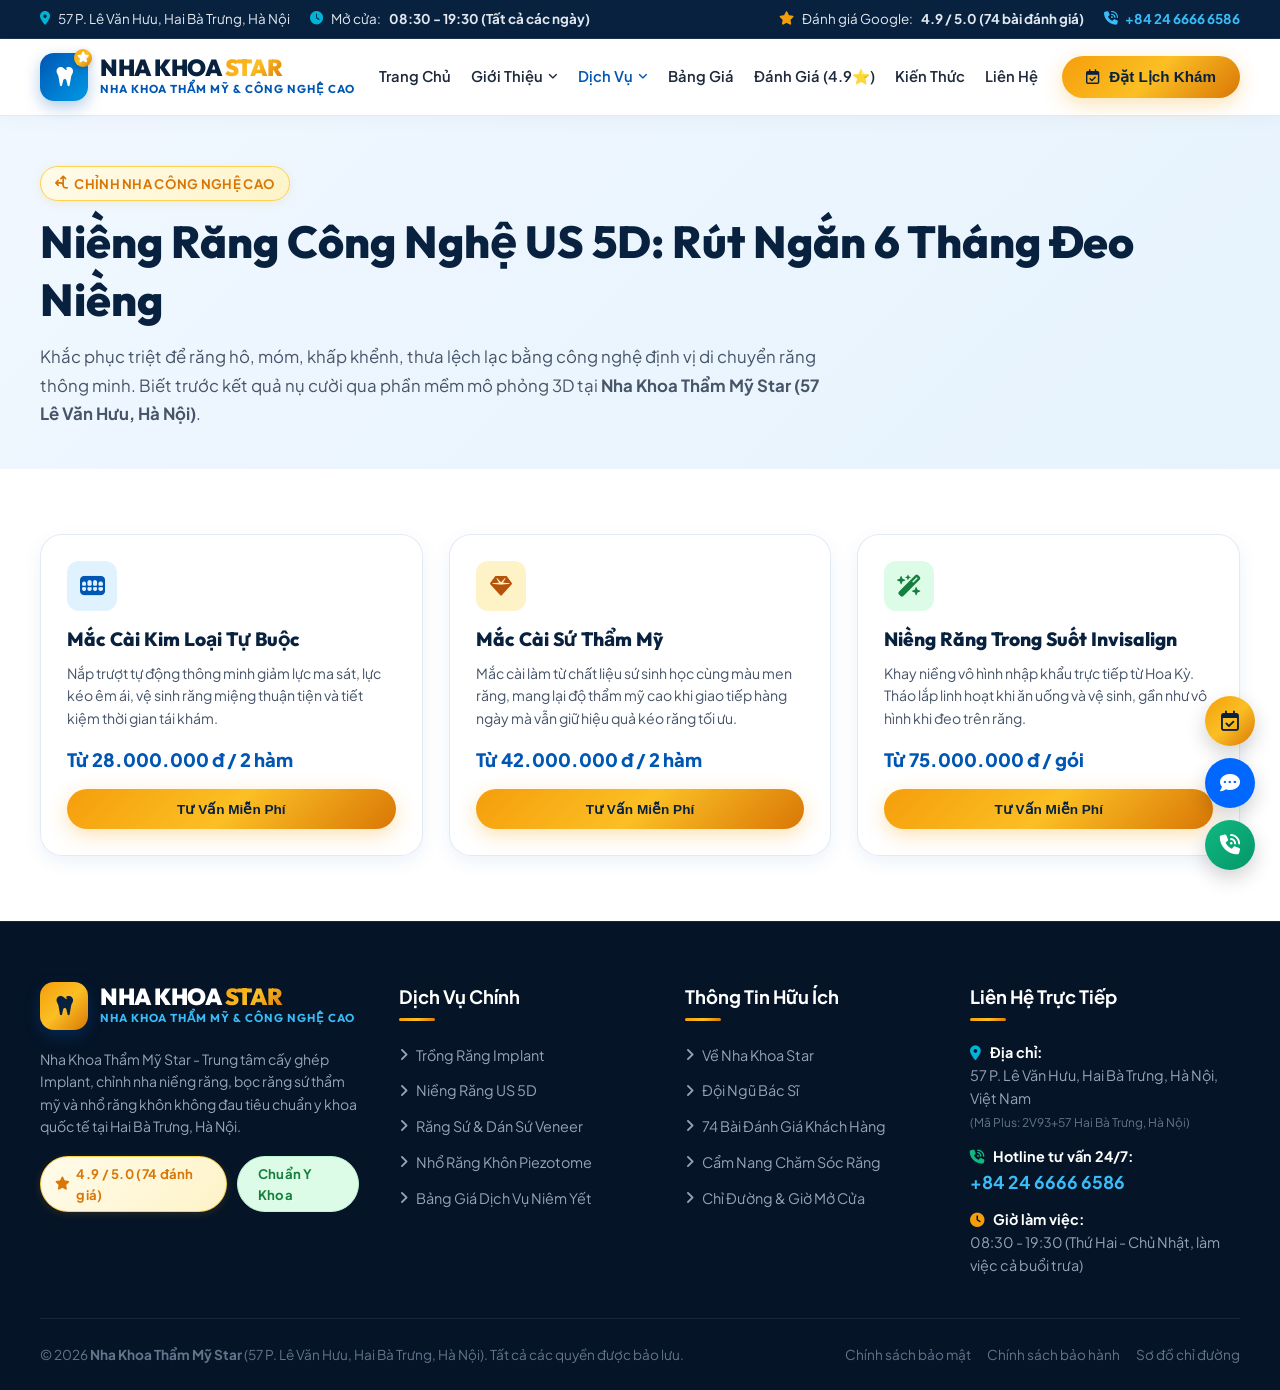
<file: dich-vu-nieng-rang.html>
<!DOCTYPE html>
<html lang="vi">
<head>
  <meta charset="UTF-8">
  <meta name="viewport" content="width=device-width, initial-scale=1.0">
  <title>Niềng Răng Chỉnh Nha Công Nghệ US 5D - Nha Khoa Thẩm Mỹ Star</title>
  <meta name="description" content="Dịch vụ niềng răng mắc cài kim loại, mắc cài sứ, khay niềng vô hình Invisalign tại Nha Khoa Thẩm Mỹ Star 57 Lê Văn Hưu, Hai Bà Trưng, Hà Nội. Rút ngắn thời gian, trả góp 0%.">
  <link rel="stylesheet" href="assets/css/style.css">
  <link rel="stylesheet" href="https://cdnjs.cloudflare.com/ajax/libs/font-awesome/6.4.0/css/all.min.css">
  <link rel="icon" type="image/svg+xml" href="data:image/svg+xml,<svg xmlns='http://www.w3.org/2000/svg' viewBox='0 0 100 100'><text y='.9em' font-size='90'>🦷</text></svg>">
</head>
<body>
  
  <!-- Top bar -->
  <div class="topbar">
    <div class="container topbar-content">
      <div style="display: flex; gap: 20px; flex-wrap: wrap;">
        <span class="topbar-item"><i class="fa-solid fa-location-dot" style="color: var(--secondary);"></i> 57 P. Lê Văn Hưu, Hai Bà Trưng, Hà Nội</span>
        <span class="topbar-item"><i class="fa-solid fa-clock" style="color: var(--secondary);"></i> Mở cửa: <b>08:30 - 19:30 (Tất cả các ngày)</b></span>
      </div>
      <div style="display: flex; gap: 20px; align-items: center; flex-wrap: wrap;">
        <span class="topbar-item"><i class="fa-solid fa-star" style="color: var(--star-gold);"></i> Đánh giá Google: <b>4.9 / 5.0 (74 bài đánh giá)</b></span>
        <a href="tel:02466666586" class="topbar-item" style="color: #38bdf8; font-weight: 700;"><i class="fa-solid fa-phone-volume"></i> +84 24 6666 6586</a>
      </div>
    </div>
  </div>

  <!-- Header -->
  <header class="main-header glass-nav">
    <div class="container nav-row">
      <a href="index.html" class="logo-brand">
        <div class="logo-icon-wrap">
          <i class="fa-solid fa-tooth"></i>
          <span class="star-badge-icon"><i class="fa-solid fa-star"></i></span>
        </div>
        <div>
          <div class="logo-text-title">NHA KHOA <span class="star-text">STAR</span></div>
          <div class="logo-text-sub">Nha Khoa Thẩm Mỹ & Công Nghệ Cao</div>
        </div>
      </a>

      <!-- Navigation Links -->
      <ul class="nav-links" id="navLinks">
        <li class="nav-item"><a href="index.html" class="nav-link ">Trang Chủ</a></li>
        <li class="nav-item">
          <a href="gioi-thieu.html" class="nav-link ">Giới Thiệu <i class="fa-solid fa-angle-down" style="font-size: 11px;"></i></a>
          <div class="dropdown-menu">
            <a href="gioi-thieu.html" class="dropdown-item">
              <div class="dropdown-icon"><i class="fa-solid fa-hospital"></i></div>
              <div>Về Nha Khoa Star<br><small style="color: var(--slate-muted); font-weight: 400;">Phòng khám nha khoa thẩm mỹ cao cấp</small></div>
            </a>
            <a href="gioi-thieu.html#co-so-vat-chat" class="dropdown-item">
              <div class="dropdown-icon"><i class="fa-solid fa-microscope"></i></div>
              <div>Cơ sở vật chất & Thiết bị<br><small style="color: var(--slate-muted); font-weight: 400;">Trang thiết bị chuẩn y khoa tại Hà Nội</small></div>
            </a>
            <a href="doi-ngu-bac-si.html" class="dropdown-item">
              <div class="dropdown-icon"><i class="fa-solid fa-user-doctor"></i></div>
              <div>Đội ngũ bác sĩ chuyên khoa<br><small style="color: var(--slate-muted); font-weight: 400;">Chuyên gia Răng Hàm Mặt giàu kinh nghiệm</small></div>
            </a>
          </div>
        </li>
        <li class="nav-item">
          <a href="javascript:void(0);" class="nav-link active">Dịch Vụ <i class="fa-solid fa-angle-down" style="font-size: 11px;"></i></a>
          <div class="dropdown-menu" style="min-width: 320px;">
            <a href="dich-vu-implant.html" class="dropdown-item">
              <div class="dropdown-icon"><i class="fa-solid fa-screwdriver"></i></div>
              <div>Trồng Răng Implant<br><small style="color: var(--slate-muted); font-weight: 400;">Cấy ghép chịu lực tức thì, bền trọn đời</small></div>
            </a>
            <a href="dich-vu-nieng-rang.html" class="dropdown-item">
              <div class="dropdown-icon"><i class="fa-solid fa-arrows-split-up-and-left"></i></div>
              <div>Niềng Răng - Chỉnh Nha<br><small style="color: var(--slate-muted); font-weight: 400;">Công nghệ US 5D, rút ngắn 6 tháng niềng</small></div>
            </a>
            <a href="dich-vu-rang-su.html" class="dropdown-item">
              <div class="dropdown-icon"><i class="fa-solid fa-gem"></i></div>
              <div>Răng Sứ Thẩm Mỹ & Veneer<br><small style="color: var(--slate-muted); font-weight: 400;">Bảo tồn răng thật tối đa, tự nhiên</small></div>
            </a>
            <a href="dich-vu-nho-rang-khon.html" class="dropdown-item">
              <div class="dropdown-icon"><i class="fa-solid fa-bolt-lightning"></i></div>
              <div>Nhổ Răng Khôn Piezotome<br><small style="color: var(--slate-muted); font-weight: 400;">Sóng siêu âm không đau, không sưng</small></div>
            </a>
            <a href="bang-gia.html#tong-quat" class="dropdown-item">
              <div class="dropdown-icon"><i class="fa-solid fa-shield-heart"></i></div>
              <div>Nha Khoa Tổng Quát<br><small style="color: var(--slate-muted); font-weight: 400;">Lấy cao răng, hàn trám, chữa tủy</small></div>
            </a>
          </div>
        </li>
        <li class="nav-item"><a href="bang-gia.html" class="nav-link ">Bảng Giá</a></li>
        <li class="nav-item"><a href="danh-gia-khach-hang.html" class="nav-link ">Đánh Giá (4.9⭐)</a></li>
        <li class="nav-item"><a href="kien-thuc-nha-khoa.html" class="nav-link ">Kiến Thức</a></li>
        <li class="nav-item"><a href="lien-he.html" class="nav-link ">Liên Hệ</a></li>
      </ul>

      <div style="display: flex; align-items: center; gap: 12px;">
        <button class="btn-star-gold btn-open-booking" data-service="Khám tổng quát & Tư vấn">
          <i class="fa-regular fa-calendar-check"></i> Đặt Lịch Khám
        </button>
        <button class="mobile-toggle" id="mobileToggle" aria-label="Mở Menu">
          <i class="fa-solid fa-bars"></i>
        </button>
      </div>
    </div>
  </header>

  <!-- Mobile Drawer Menu -->
  <div class="drawer-overlay" id="drawerOverlay"></div>
  <div class="mobile-drawer" id="mobileDrawer">
    <div class="drawer-header">
      <div class="logo-brand">
        <div class="logo-icon-wrap" style="width: 40px; height: 40px; font-size: 18px;">
          <i class="fa-solid fa-tooth"></i>
        </div>
        <div>
          <div class="logo-text-title" style="font-size: 1.2rem;">NHA KHOA <span class="star-text">STAR</span></div>
          <div class="logo-text-sub" style="font-size: 0.65rem;">57 Lê Văn Hưu, Hà Nội</div>
        </div>
      </div>
      <button class="drawer-close-btn" id="drawerCloseBtn" aria-label="Đóng Menu">&times;</button>
    </div>
    <div class="drawer-body">
      <ul class="drawer-nav-list">
        <li class="drawer-nav-item"><a href="index.html" class="">Trang Chủ <i class="fa-solid fa-house"></i></a></li>
        <li class="drawer-nav-item">
          <a href="gioi-thieu.html" class="">Giới Thiệu <i class="fa-solid fa-circle-info"></i></a>
          <div class="drawer-subnav">
            <a href="gioi-thieu.html"><i class="fa-solid fa-hospital"></i> Về Nha Khoa Star</a>
            <a href="gioi-thieu.html#co-so-vat-chat"><i class="fa-solid fa-microscope"></i> Cơ sở vật chất 57 Lê Văn Hưu</a>
            <a href="doi-ngu-bac-si.html"><i class="fa-solid fa-user-doctor"></i> Đội ngũ bác sĩ chuyên khoa</a>
          </div>
        </li>
        <li class="drawer-nav-item">
          <a href="javascript:void(0);" class="active">Dịch Vụ Chuyên Sâu <i class="fa-solid fa-tooth"></i></a>
          <div class="drawer-subnav">
            <a href="dich-vu-implant.html"><i class="fa-solid fa-screwdriver"></i> Trồng Răng Implant Kỹ Thuật Số</a>
            <a href="dich-vu-nieng-rang.html"><i class="fa-solid fa-arrows-split-up-and-left"></i> Niềng Răng US 5D / Invisalign</a>
            <a href="dich-vu-rang-su.html"><i class="fa-solid fa-gem"></i> Răng Sứ Thẩm Mỹ & Veneer Emax</a>
            <a href="dich-vu-nho-rang-khon.html"><i class="fa-solid fa-bolt-lightning"></i> Nhổ Răng Khôn Piezotome</a>
            <a href="bang-gia.html#tong-quat"><i class="fa-solid fa-shield-heart"></i> Nha Khoa Tổng Quát</a>
          </div>
        </li>
        <li class="drawer-nav-item"><a href="bang-gia.html" class="">Bảng Giá Niêm Yết <i class="fa-solid fa-tags"></i></a></li>
        <li class="drawer-nav-item"><a href="danh-gia-khach-hang.html" class="">Đánh Giá 4.9⭐ (74 reviews) <i class="fa-solid fa-star" style="color: var(--star-gold);"></i></a></li>
        <li class="drawer-nav-item"><a href="kien-thuc-nha-khoa.html" class="">Kiến Thức Nha Khoa <i class="fa-solid fa-newspaper"></i></a></li>
        <li class="drawer-nav-item"><a href="lien-he.html" class="">Liên Hệ & Chỉ Đường <i class="fa-solid fa-location-dot"></i></a></li>
      </ul>
    </div>
    <div class="drawer-footer">
      <div style="font-size: 0.82rem; color: var(--slate-muted); margin-bottom: 12px;">
        <i class="fa-solid fa-phone" style="color: #10b981;"></i> Hotline: <b style="color: var(--navy);">+84 24 6666 6586</b><br>
        <i class="fa-solid fa-location-dot" style="color: var(--primary);"></i> 57 P. Lê Văn Hưu, Hai Bà Trưng, Hà Nội
      </div>
      <button class="btn-star-gold btn-open-booking" style="width: 100%; justify-content: center;" data-service="Tư vấn nhanh">
        <i class="fa-regular fa-calendar-check"></i> Đặt Hẹn Khám Miễn Phí
      </button>
    </div>
  </div>
  
  
  <section style="background: linear-gradient(135deg, #f0f7ff 0%, #e6f3fd 100%); padding: 50px 0 40px 0;">
    <div class="container">
      <div class="badge-pill badge-star" style="margin-bottom: 12px;"><i class="fa-solid fa-arrows-split-up-and-left"></i> CHỈNH NHA CÔNG NGHỆ CAO</div>
      <h1 style="font-size: clamp(2rem, 3.5vw, 2.8rem); font-weight: 800; color: var(--navy); margin-bottom: 14px;">
        Niềng Răng Công Nghệ US 5D: Rút Ngắn 6 Tháng Đeo Niềng
      </h1>
      <p style="font-size: 1.05rem; color: var(--slate-text); max-width: 800px; line-height: 1.7;">
        Khắc phục triệt để răng hô, móm, khấp khểnh, thưa lệch lạc bằng công nghệ định vị di chuyển răng thông minh. Biết trước kết quả nụ cười qua phần mềm mô phỏng 3D tại <b>Nha Khoa Thẩm Mỹ Star (57 Lê Văn Hưu, Hà Nội)</b>.
      </p>
    </div>
  </section>

  <section class="section-py" style="background: #ffffff;">
    <div class="container">
      <div style="display: grid; grid-template-columns: repeat(auto-fit, minmax(280px, 1fr)); gap: 26px;">
        
        <div class="glass-card" style="padding: 26px;">
          <div style="width: 50px; height: 50px; border-radius: 12px; background: #e0f2fe; color: var(--primary); display: flex; align-items: center; justify-content: center; font-size: 22px; margin-bottom: 16px;">
            <i class="fa-solid fa-teeth"></i>
          </div>
          <h3 style="font-size: 1.2rem; font-weight: 800; color: var(--navy); margin-bottom: 10px;">Mắc Cài Kim Loại Tự Buộc</h3>
          <p style="font-size: 0.88rem; color: var(--slate-text); line-height: 1.6; margin-bottom: 16px;">
            Nắp trượt tự động thông minh giảm lực ma sát, lực kéo êm ái, vệ sinh răng miệng thuận tiện và tiết kiệm thời gian tái khám.
          </p>
          <div style="font-size: 1.15rem; font-weight: 900; color: var(--primary); margin-bottom: 14px;">Từ 28.000.000 đ / 2 hàm</div>
          <button class="btn-star-gold btn-open-booking" data-service="Niềng răng mắc cài kim loại" style="width: 100%; justify-content: center; font-size: 0.85rem;">
            Tư Vấn Miễn Phí
          </button>
        </div>

        <div class="glass-card" style="padding: 26px;">
          <div style="width: 50px; height: 50px; border-radius: 12px; background: #fef3c7; color: #b45309; display: flex; align-items: center; justify-content: center; font-size: 22px; margin-bottom: 16px;">
            <i class="fa-solid fa-gem"></i>
          </div>
          <h3 style="font-size: 1.2rem; font-weight: 800; color: var(--navy); margin-bottom: 10px;">Mắc Cài Sứ Thẩm Mỹ</h3>
          <p style="font-size: 0.88rem; color: var(--slate-text); line-height: 1.6; margin-bottom: 16px;">
            Mắc cài làm từ chất liệu sứ sinh học cùng màu men răng, mang lại độ thẩm mỹ cao khi giao tiếp hàng ngày mà vẫn giữ hiệu quả kéo răng tối ưu.
          </p>
          <div style="font-size: 1.15rem; font-weight: 900; color: var(--primary); margin-bottom: 14px;">Từ 42.000.000 đ / 2 hàm</div>
          <button class="btn-star-gold btn-open-booking" data-service="Niềng răng mắc cài sứ" style="width: 100%; justify-content: center; font-size: 0.85rem;">
            Tư Vấn Miễn Phí
          </button>
        </div>

        <div class="glass-card" style="padding: 26px;">
          <div style="width: 50px; height: 50px; border-radius: 12px; background: #dcfce7; color: #15803d; display: flex; align-items: center; justify-content: center; font-size: 22px; margin-bottom: 16px;">
            <i class="fa-solid fa-wand-magic-sparkles"></i>
          </div>
          <h3 style="font-size: 1.2rem; font-weight: 800; color: var(--navy); margin-bottom: 10px;">Niềng Răng Trong Suốt Invisalign</h3>
          <p style="font-size: 0.88rem; color: var(--slate-text); line-height: 1.6; margin-bottom: 16px;">
            Khay niềng vô hình nhập khẩu trực tiếp từ Hoa Kỳ. Tháo lắp linh hoạt khi ăn uống và vệ sinh, gần như vô hình khi đeo trên răng.
          </p>
          <div style="font-size: 1.15rem; font-weight: 900; color: var(--primary); margin-bottom: 14px;">Từ 75.000.000 đ / gói</div>
          <button class="btn-star-gold btn-open-booking" data-service="Niềng răng Invisalign" style="width: 100%; justify-content: center; font-size: 0.85rem;">
            Tư Vấn Miễn Phí
          </button>
        </div>

      </div>
    </div>
  </section>

  
  <!-- Footer -->
  <footer class="main-footer">
    <div class="container">
      <div class="footer-grid">
        <div>
          <div class="logo-brand" style="margin-bottom: 18px;">
            <div class="logo-icon-wrap" style="background: var(--star-gold-gradient);">
              <i class="fa-solid fa-tooth" style="color: #08213e;"></i>
            </div>
            <div>
              <div class="logo-text-title" style="color: #ffffff;">NHA KHOA <span class="star-text" style="background: var(--star-gold-gradient); -webkit-background-clip: text; -webkit-text-fill-color: transparent;">STAR</span></div>
              <div class="logo-text-sub" style="color: #38bdf8;">Nha Khoa Thẩm Mỹ & Công Nghệ Cao</div>
            </div>
          </div>
          <p style="font-size: 0.88rem; line-height: 1.6; color: #94a3b8; margin-bottom: 18px;">
            Nha Khoa Thẩm Mỹ Star - Trung tâm cấy ghép Implant, chỉnh nha niềng răng, bọc răng sứ thẩm mỹ và nhổ răng khôn không đau tiêu chuẩn y khoa quốc tế tại Hai Bà Trưng, Hà Nội.
          </p>
          <div style="display: flex; gap: 10px;">
            <div class="badge-pill badge-star"><i class="fa-solid fa-star"></i> 4.9 / 5.0 (74 đánh giá)</div>
            <div class="badge-pill badge-green"><i class="fa-solid fa-shield-check"></i> Chuẩn Y Khoa</div>
          </div>
        </div>

        <div>
          <div class="footer-title">Dịch Vụ Chính</div>
          <ul class="footer-links">
            <li><a href="dich-vu-implant.html"><i class="fa-solid fa-angle-right"></i> Trồng Răng Implant</a></li>
            <li><a href="dich-vu-nieng-rang.html"><i class="fa-solid fa-angle-right"></i> Niềng Răng US 5D</a></li>
            <li><a href="dich-vu-rang-su.html"><i class="fa-solid fa-angle-right"></i> Răng Sứ & Dán Sứ Veneer</a></li>
            <li><a href="dich-vu-nho-rang-khon.html"><i class="fa-solid fa-angle-right"></i> Nhổ Răng Khôn Piezotome</a></li>
            <li><a href="bang-gia.html"><i class="fa-solid fa-angle-right"></i> Bảng Giá Dịch Vụ Niêm Yết</a></li>
          </ul>
        </div>

        <div>
          <div class="footer-title">Thông Tin Hữu Ích</div>
          <ul class="footer-links">
            <li><a href="gioi-thieu.html"><i class="fa-solid fa-angle-right"></i> Về Nha Khoa Star</a></li>
            <li><a href="doi-ngu-bac-si.html"><i class="fa-solid fa-angle-right"></i> Đội Ngũ Bác Sĩ</a></li>
            <li><a href="danh-gia-khach-hang.html"><i class="fa-solid fa-angle-right"></i> 74 Bài Đánh Giá Khách Hàng</a></li>
            <li><a href="kien-thuc-nha-khoa.html"><i class="fa-solid fa-angle-right"></i> Cẩm Nang Chăm Sóc Răng</a></li>
            <li><a href="lien-he.html"><i class="fa-solid fa-angle-right"></i> Chỉ Đường & Giờ Mở Cửa</a></li>
          </ul>
        </div>

        <div>
          <div class="footer-title">Liên Hệ Trực Tiếp</div>
          <div style="display: flex; flex-direction: column; gap: 12px; font-size: 0.9rem; color: #94a3b8;">
            <div>
              <strong style="color: #fff;"><i class="fa-solid fa-location-dot" style="color: var(--secondary); margin-right: 6px;"></i> Địa chỉ:</strong><br>
              57 P. Lê Văn Hưu, Hai Bà Trưng, Hà Nội, Việt Nam<br>
              <small style="color: #64748b;">(Mã Plus: 2V93+57 Hai Bà Trưng, Hà Nội)</small>
            </div>
            <div>
              <strong style="color: #fff;"><i class="fa-solid fa-phone-volume" style="color: #10b981; margin-right: 6px;"></i> Hotline tư vấn 24/7:</strong><br>
              <a href="tel:02466666586" style="color: #38bdf8; font-weight: 700; font-size: 1.1rem;">+84 24 6666 6586</a>
            </div>
            <div>
              <strong style="color: #fff;"><i class="fa-solid fa-clock" style="color: var(--star-gold); margin-right: 6px;"></i> Giờ làm việc:</strong><br>
              08:30 - 19:30 (Thứ Hai - Chủ Nhật, làm việc cả buổi trưa)
            </div>
          </div>
        </div>
      </div>

      <div class="footer-bottom">
        <div>© 2026 <b>Nha Khoa Thẩm Mỹ Star</b> (57 P. Lê Văn Hưu, Hai Bà Trưng, Hà Nội). Tất cả các quyền được bảo lưu.</div>
        <div style="display: flex; gap: 16px;">
          <a href="gioi-thieu.html" style="color: #64748b;">Chính sách bảo mật</a>
          <a href="bang-gia.html" style="color: #64748b;">Chính sách bảo hành</a>
          <a href="lien-he.html" style="color: #64748b;">Sơ đồ chỉ đường</a>
        </div>
      </div>
    </div>
  </footer>

  <!-- Mobile Sticky Bottom Action Bar -->
  <div class="mobile-bottom-bar">
    <a href="tel:02466666586" class="bottom-bar-item highlight-call">
      <i class="fa-solid fa-phone-volume"></i>
      <span>Gọi Điện</span>
    </a>
    <a href="dich-vu-implant.html" class="bottom-bar-item">
      <i class="fa-solid fa-tooth"></i>
      <span>Dịch Vụ</span>
    </a>
    <a href="javascript:void(0);" class="bottom-bar-item highlight-book btn-open-booking" data-service="Đặt hẹn trên di động">
      <i class="fa-regular fa-calendar-check" style="font-size: 16px;"></i>
      <span style="font-weight: 800;">Đặt Lịch</span>
    </a>
    <a href="danh-gia-khach-hang.html" class="bottom-bar-item">
      <i class="fa-solid fa-star" style="color: var(--star-gold);"></i>
      <span>Đánh Giá</span>
    </a>
    <a href="lien-he.html" class="bottom-bar-item">
      <i class="fa-solid fa-location-dot"></i>
      <span>Chỉ Đường</span>
    </a>
  </div>

  <!-- Floating Desktop Action Buttons -->
  <div class="float-widgets-container">
    <button class="float-btn float-btn-booking btn-open-booking" data-service="Đặt hẹn nhanh" title="Đặt Lịch Hẹn Khám">
      <i class="fa-regular fa-calendar-check"></i>
    </button>
    <a href="https://zalo.me" target="_blank" rel="noopener" class="float-btn float-btn-zalo" title="Chat Zalo Tư Vấn">
      <i class="fa-solid fa-comment-dots"></i>
    </a>
    <button class="float-btn float-btn-phone" title="Gọi Hotline: +84 24 6666 6586">
      <i class="fa-solid fa-phone-volume"></i>
    </button>
  </div>

  <!-- Booking Modal -->
  <div class="modal-overlay" id="bookingModal">
    <div class="modal-box">
      <button class="modal-close-btn" id="closeModalBtn">&times;</button>
      <div style="display: flex; align-items: center; gap: 10px; margin-bottom: 16px;">
        <div class="badge-pill badge-star"><i class="fa-solid fa-star"></i> Nha Khoa Thẩm Mỹ Star</div>
      </div>
      <h3 style="font-size: 1.5rem; font-weight: 800; color: var(--navy); margin-bottom: 6px;">Đặt Lịch Khám & Tư Vấn</h3>
      <p style="font-size: 0.88rem; color: var(--slate-muted); margin-bottom: 20px;">
        Địa chỉ: <b>57 P. Lê Văn Hưu, Hai Bà Trưng, Hà Nội</b>. Miễn phí 100% chi phí chụp phim CT Conebeam 3D & thăm khám trực tiếp.
      </p>

      <form id="bookingForm">
        <div class="form-group">
          <label class="form-label">Họ và tên quý khách (*)</label>
          <input type="text" id="bookingName" class="form-control" placeholder="Ví dụ: Nguyễn Văn An" required>
        </div>

        <div class="form-group">
          <label class="form-label">Số điện thoại liên hệ (*)</label>
          <input type="tel" id="bookingPhone" class="form-control" placeholder="Ví dụ: 0912 345 678" required>
        </div>

        <div class="form-group">
          <label class="form-label">Dịch vụ quý khách quan tâm</label>
          <select id="bookingService" class="form-control">
            <option value="Trồng răng Implant kỹ thuật số">Trồng răng Implant kỹ thuật số</option>
            <option value="Niềng răng - Chỉnh nha US 5D">Niềng răng - Chỉnh nha US 5D</option>
            <option value="Răng sứ thẩm mỹ & Dán sứ Veneer">Răng sứ thẩm mỹ & Dán sứ Veneer</option>
            <option value="Nhổ răng khôn sóng siêu âm Piezotome">Nhổ răng khôn sóng siêu âm Piezotome</option>
            <option value="Khám tổng quát & Lấy cao răng">Khám tổng quát & Lấy cao răng</option>
            <option value="Tư vấn thẩm mỹ nụ cười Star">Tư vấn thẩm mỹ nụ cười Star</option>
          </select>
        </div>

        <div class="form-group">
          <label class="form-label">Ngày dự kiến đến khám</label>
          <input type="date" id="bookingDate" class="form-control" value="2026-09-29">
        </div>

        <button type="submit" class="btn-star-gold" style="width: 100%; justify-content: center; padding: 14px; font-size: 1rem; margin-top: 10px;">
          <i class="fa-solid fa-paper-plane"></i> XÁC NHẬN ĐẶT LỊCH HẸN
        </button>
      </form>
    </div>
  </div>
  
  <script src="assets/js/main.js"></script>
</body>
</html>
</file>
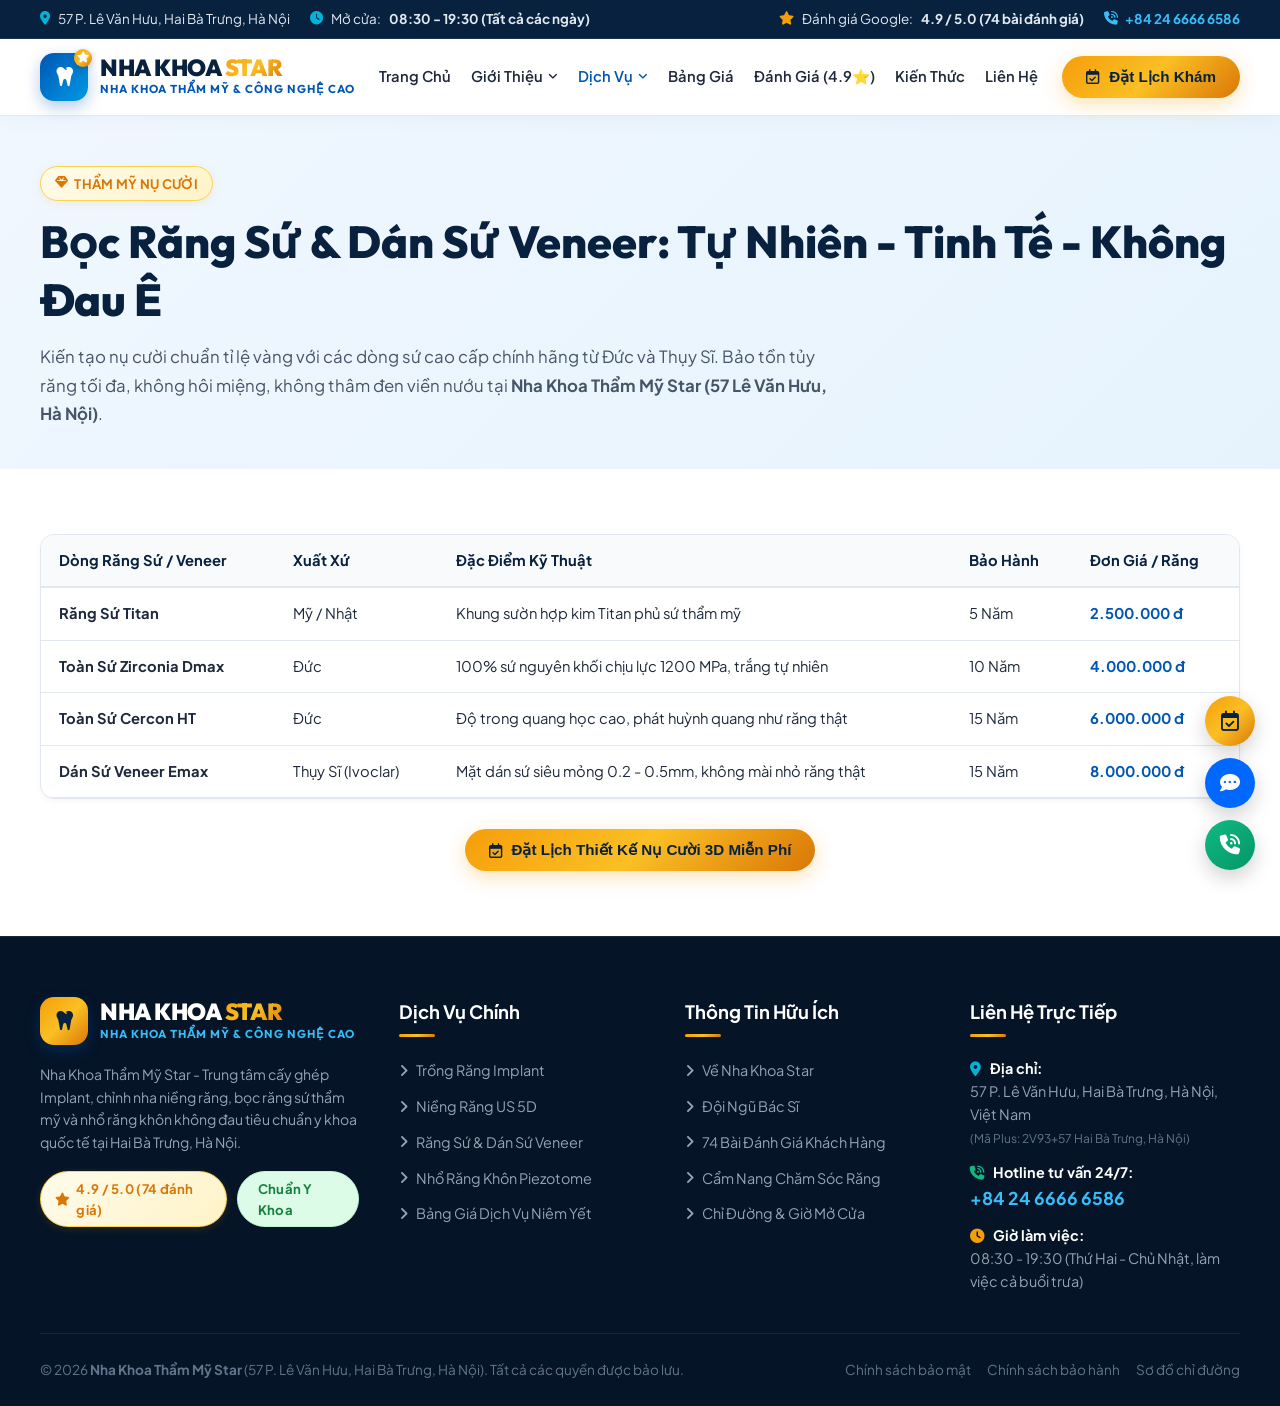
<file: dich-vu-rang-su.html>
<!DOCTYPE html>
<html lang="vi">
<head>
  <meta charset="UTF-8">
  <meta name="viewport" content="width=device-width, initial-scale=1.0">
  <title>Bọc Răng Sứ & Dán Sứ Veneer Emax - Nha Khoa Thẩm Mỹ Star</title>
  <meta name="description" content="Dịch vụ bọc răng sứ toàn sứ Zirconia, Cercon HT và Dán sứ Veneer Emax tại Nha Khoa Thẩm Mỹ Star 57 Lê Văn Hưu, Hai Bà Trưng, Hà Nội. Răng sứ chính hãng, không mài nhỏ răng.">
  <link rel="stylesheet" href="assets/css/style.css">
  <link rel="stylesheet" href="https://cdnjs.cloudflare.com/ajax/libs/font-awesome/6.4.0/css/all.min.css">
  <link rel="icon" type="image/svg+xml" href="data:image/svg+xml,<svg xmlns='http://www.w3.org/2000/svg' viewBox='0 0 100 100'><text y='.9em' font-size='90'>🦷</text></svg>">
</head>
<body>
  
  <!-- Top bar -->
  <div class="topbar">
    <div class="container topbar-content">
      <div style="display: flex; gap: 20px; flex-wrap: wrap;">
        <span class="topbar-item"><i class="fa-solid fa-location-dot" style="color: var(--secondary);"></i> 57 P. Lê Văn Hưu, Hai Bà Trưng, Hà Nội</span>
        <span class="topbar-item"><i class="fa-solid fa-clock" style="color: var(--secondary);"></i> Mở cửa: <b>08:30 - 19:30 (Tất cả các ngày)</b></span>
      </div>
      <div style="display: flex; gap: 20px; align-items: center; flex-wrap: wrap;">
        <span class="topbar-item"><i class="fa-solid fa-star" style="color: var(--star-gold);"></i> Đánh giá Google: <b>4.9 / 5.0 (74 bài đánh giá)</b></span>
        <a href="tel:02466666586" class="topbar-item" style="color: #38bdf8; font-weight: 700;"><i class="fa-solid fa-phone-volume"></i> +84 24 6666 6586</a>
      </div>
    </div>
  </div>

  <!-- Header -->
  <header class="main-header glass-nav">
    <div class="container nav-row">
      <a href="index.html" class="logo-brand">
        <div class="logo-icon-wrap">
          <i class="fa-solid fa-tooth"></i>
          <span class="star-badge-icon"><i class="fa-solid fa-star"></i></span>
        </div>
        <div>
          <div class="logo-text-title">NHA KHOA <span class="star-text">STAR</span></div>
          <div class="logo-text-sub">Nha Khoa Thẩm Mỹ & Công Nghệ Cao</div>
        </div>
      </a>

      <!-- Navigation Links -->
      <ul class="nav-links" id="navLinks">
        <li class="nav-item"><a href="index.html" class="nav-link ">Trang Chủ</a></li>
        <li class="nav-item">
          <a href="gioi-thieu.html" class="nav-link ">Giới Thiệu <i class="fa-solid fa-angle-down" style="font-size: 11px;"></i></a>
          <div class="dropdown-menu">
            <a href="gioi-thieu.html" class="dropdown-item">
              <div class="dropdown-icon"><i class="fa-solid fa-hospital"></i></div>
              <div>Về Nha Khoa Star<br><small style="color: var(--slate-muted); font-weight: 400;">Phòng khám nha khoa thẩm mỹ cao cấp</small></div>
            </a>
            <a href="gioi-thieu.html#co-so-vat-chat" class="dropdown-item">
              <div class="dropdown-icon"><i class="fa-solid fa-microscope"></i></div>
              <div>Cơ sở vật chất & Thiết bị<br><small style="color: var(--slate-muted); font-weight: 400;">Trang thiết bị chuẩn y khoa tại Hà Nội</small></div>
            </a>
            <a href="doi-ngu-bac-si.html" class="dropdown-item">
              <div class="dropdown-icon"><i class="fa-solid fa-user-doctor"></i></div>
              <div>Đội ngũ bác sĩ chuyên khoa<br><small style="color: var(--slate-muted); font-weight: 400;">Chuyên gia Răng Hàm Mặt giàu kinh nghiệm</small></div>
            </a>
          </div>
        </li>
        <li class="nav-item">
          <a href="javascript:void(0);" class="nav-link active">Dịch Vụ <i class="fa-solid fa-angle-down" style="font-size: 11px;"></i></a>
          <div class="dropdown-menu" style="min-width: 320px;">
            <a href="dich-vu-implant.html" class="dropdown-item">
              <div class="dropdown-icon"><i class="fa-solid fa-screwdriver"></i></div>
              <div>Trồng Răng Implant<br><small style="color: var(--slate-muted); font-weight: 400;">Cấy ghép chịu lực tức thì, bền trọn đời</small></div>
            </a>
            <a href="dich-vu-nieng-rang.html" class="dropdown-item">
              <div class="dropdown-icon"><i class="fa-solid fa-arrows-split-up-and-left"></i></div>
              <div>Niềng Răng - Chỉnh Nha<br><small style="color: var(--slate-muted); font-weight: 400;">Công nghệ US 5D, rút ngắn 6 tháng niềng</small></div>
            </a>
            <a href="dich-vu-rang-su.html" class="dropdown-item">
              <div class="dropdown-icon"><i class="fa-solid fa-gem"></i></div>
              <div>Răng Sứ Thẩm Mỹ & Veneer<br><small style="color: var(--slate-muted); font-weight: 400;">Bảo tồn răng thật tối đa, tự nhiên</small></div>
            </a>
            <a href="dich-vu-nho-rang-khon.html" class="dropdown-item">
              <div class="dropdown-icon"><i class="fa-solid fa-bolt-lightning"></i></div>
              <div>Nhổ Răng Khôn Piezotome<br><small style="color: var(--slate-muted); font-weight: 400;">Sóng siêu âm không đau, không sưng</small></div>
            </a>
            <a href="bang-gia.html#tong-quat" class="dropdown-item">
              <div class="dropdown-icon"><i class="fa-solid fa-shield-heart"></i></div>
              <div>Nha Khoa Tổng Quát<br><small style="color: var(--slate-muted); font-weight: 400;">Lấy cao răng, hàn trám, chữa tủy</small></div>
            </a>
          </div>
        </li>
        <li class="nav-item"><a href="bang-gia.html" class="nav-link ">Bảng Giá</a></li>
        <li class="nav-item"><a href="danh-gia-khach-hang.html" class="nav-link ">Đánh Giá (4.9⭐)</a></li>
        <li class="nav-item"><a href="kien-thuc-nha-khoa.html" class="nav-link ">Kiến Thức</a></li>
        <li class="nav-item"><a href="lien-he.html" class="nav-link ">Liên Hệ</a></li>
      </ul>

      <div style="display: flex; align-items: center; gap: 12px;">
        <button class="btn-star-gold btn-open-booking" data-service="Khám tổng quát & Tư vấn">
          <i class="fa-regular fa-calendar-check"></i> Đặt Lịch Khám
        </button>
        <button class="mobile-toggle" id="mobileToggle" aria-label="Mở Menu">
          <i class="fa-solid fa-bars"></i>
        </button>
      </div>
    </div>
  </header>

  <!-- Mobile Drawer Menu -->
  <div class="drawer-overlay" id="drawerOverlay"></div>
  <div class="mobile-drawer" id="mobileDrawer">
    <div class="drawer-header">
      <div class="logo-brand">
        <div class="logo-icon-wrap" style="width: 40px; height: 40px; font-size: 18px;">
          <i class="fa-solid fa-tooth"></i>
        </div>
        <div>
          <div class="logo-text-title" style="font-size: 1.2rem;">NHA KHOA <span class="star-text">STAR</span></div>
          <div class="logo-text-sub" style="font-size: 0.65rem;">57 Lê Văn Hưu, Hà Nội</div>
        </div>
      </div>
      <button class="drawer-close-btn" id="drawerCloseBtn" aria-label="Đóng Menu">&times;</button>
    </div>
    <div class="drawer-body">
      <ul class="drawer-nav-list">
        <li class="drawer-nav-item"><a href="index.html" class="">Trang Chủ <i class="fa-solid fa-house"></i></a></li>
        <li class="drawer-nav-item">
          <a href="gioi-thieu.html" class="">Giới Thiệu <i class="fa-solid fa-circle-info"></i></a>
          <div class="drawer-subnav">
            <a href="gioi-thieu.html"><i class="fa-solid fa-hospital"></i> Về Nha Khoa Star</a>
            <a href="gioi-thieu.html#co-so-vat-chat"><i class="fa-solid fa-microscope"></i> Cơ sở vật chất 57 Lê Văn Hưu</a>
            <a href="doi-ngu-bac-si.html"><i class="fa-solid fa-user-doctor"></i> Đội ngũ bác sĩ chuyên khoa</a>
          </div>
        </li>
        <li class="drawer-nav-item">
          <a href="javascript:void(0);" class="active">Dịch Vụ Chuyên Sâu <i class="fa-solid fa-tooth"></i></a>
          <div class="drawer-subnav">
            <a href="dich-vu-implant.html"><i class="fa-solid fa-screwdriver"></i> Trồng Răng Implant Kỹ Thuật Số</a>
            <a href="dich-vu-nieng-rang.html"><i class="fa-solid fa-arrows-split-up-and-left"></i> Niềng Răng US 5D / Invisalign</a>
            <a href="dich-vu-rang-su.html"><i class="fa-solid fa-gem"></i> Răng Sứ Thẩm Mỹ & Veneer Emax</a>
            <a href="dich-vu-nho-rang-khon.html"><i class="fa-solid fa-bolt-lightning"></i> Nhổ Răng Khôn Piezotome</a>
            <a href="bang-gia.html#tong-quat"><i class="fa-solid fa-shield-heart"></i> Nha Khoa Tổng Quát</a>
          </div>
        </li>
        <li class="drawer-nav-item"><a href="bang-gia.html" class="">Bảng Giá Niêm Yết <i class="fa-solid fa-tags"></i></a></li>
        <li class="drawer-nav-item"><a href="danh-gia-khach-hang.html" class="">Đánh Giá 4.9⭐ (74 reviews) <i class="fa-solid fa-star" style="color: var(--star-gold);"></i></a></li>
        <li class="drawer-nav-item"><a href="kien-thuc-nha-khoa.html" class="">Kiến Thức Nha Khoa <i class="fa-solid fa-newspaper"></i></a></li>
        <li class="drawer-nav-item"><a href="lien-he.html" class="">Liên Hệ & Chỉ Đường <i class="fa-solid fa-location-dot"></i></a></li>
      </ul>
    </div>
    <div class="drawer-footer">
      <div style="font-size: 0.82rem; color: var(--slate-muted); margin-bottom: 12px;">
        <i class="fa-solid fa-phone" style="color: #10b981;"></i> Hotline: <b style="color: var(--navy);">+84 24 6666 6586</b><br>
        <i class="fa-solid fa-location-dot" style="color: var(--primary);"></i> 57 P. Lê Văn Hưu, Hai Bà Trưng, Hà Nội
      </div>
      <button class="btn-star-gold btn-open-booking" style="width: 100%; justify-content: center;" data-service="Tư vấn nhanh">
        <i class="fa-regular fa-calendar-check"></i> Đặt Hẹn Khám Miễn Phí
      </button>
    </div>
  </div>
  
  
  <section style="background: linear-gradient(135deg, #f0f7ff 0%, #e6f3fd 100%); padding: 50px 0 40px 0;">
    <div class="container">
      <div class="badge-pill badge-star" style="margin-bottom: 12px;"><i class="fa-solid fa-gem"></i> THẨM MỸ NỤ CƯỜI</div>
      <h1 style="font-size: clamp(2rem, 3.5vw, 2.8rem); font-weight: 800; color: var(--navy); margin-bottom: 14px;">
        Bọc Răng Sứ & Dán Sứ Veneer: Tự Nhiên - Tinh Tế - Không Đau Ê
      </h1>
      <p style="font-size: 1.05rem; color: var(--slate-text); max-width: 800px; line-height: 1.7;">
        Kiến tạo nụ cười chuẩn tỉ lệ vàng với các dòng sứ cao cấp chính hãng từ Đức và Thụy Sĩ. Bảo tồn tủy răng tối đa, không hôi miệng, không thâm đen viền nướu tại <b>Nha Khoa Thẩm Mỹ Star (57 Lê Văn Hưu, Hà Nội)</b>.
      </p>
    </div>
  </section>

  <section class="section-py" style="background: #ffffff;">
    <div class="container">
      <div class="pricing-table-wrap">
        <table class="custom-table">
          <thead>
            <tr>
              <th>Dòng Răng Sứ / Veneer</th>
              <th>Xuất Xứ</th>
              <th>Đặc Điểm Kỹ Thuật</th>
              <th>Bảo Hành</th>
              <th>Đơn Giá / Răng</th>
            </tr>
          </thead>
          <tbody>
            <tr>
              <td><strong>Răng Sứ Titan</strong></td>
              <td>Mỹ / Nhật</td>
              <td>Khung sườn hợp kim Titan phủ sứ thẩm mỹ</td>
              <td>5 Năm</td>
              <td><strong style="color: var(--primary);">2.500.000 đ</strong></td>
            </tr>
            <tr>
              <td><strong>Toàn Sứ Zirconia Dmax</strong></td>
              <td>Đức</td>
              <td>100% sứ nguyên khối chịu lực 1200 MPa, trắng tự nhiên</td>
              <td>10 Năm</td>
              <td><strong style="color: var(--primary);">4.000.000 đ</strong></td>
            </tr>
            <tr>
              <td><strong>Toàn Sứ Cercon HT</strong></td>
              <td>Đức</td>
              <td>Độ trong quang học cao, phát huỳnh quang như răng thật</td>
              <td>15 Năm</td>
              <td><strong style="color: var(--primary);">6.000.000 đ</strong></td>
            </tr>
            <tr>
              <td><strong>Dán Sứ Veneer Emax</strong></td>
              <td>Thụy Sĩ (Ivoclar)</td>
              <td>Mặt dán sứ siêu mỏng 0.2 - 0.5mm, không mài nhỏ răng thật</td>
              <td>15 Năm</td>
              <td><strong style="color: var(--primary);">8.000.000 đ</strong></td>
            </tr>
          </tbody>
        </table>
      </div>

      <div style="margin-top: 30px; text-align: center;">
        <button class="btn-star-gold btn-open-booking" data-service="Tư vấn răng sứ thẩm mỹ & Veneer">
          <i class="fa-regular fa-calendar-check"></i> Đặt Lịch Thiết Kế Nụ Cười 3D Miễn Phí
        </button>
      </div>
    </div>
  </section>

  
  <!-- Footer -->
  <footer class="main-footer">
    <div class="container">
      <div class="footer-grid">
        <div>
          <div class="logo-brand" style="margin-bottom: 18px;">
            <div class="logo-icon-wrap" style="background: var(--star-gold-gradient);">
              <i class="fa-solid fa-tooth" style="color: #08213e;"></i>
            </div>
            <div>
              <div class="logo-text-title" style="color: #ffffff;">NHA KHOA <span class="star-text" style="background: var(--star-gold-gradient); -webkit-background-clip: text; -webkit-text-fill-color: transparent;">STAR</span></div>
              <div class="logo-text-sub" style="color: #38bdf8;">Nha Khoa Thẩm Mỹ & Công Nghệ Cao</div>
            </div>
          </div>
          <p style="font-size: 0.88rem; line-height: 1.6; color: #94a3b8; margin-bottom: 18px;">
            Nha Khoa Thẩm Mỹ Star - Trung tâm cấy ghép Implant, chỉnh nha niềng răng, bọc răng sứ thẩm mỹ và nhổ răng khôn không đau tiêu chuẩn y khoa quốc tế tại Hai Bà Trưng, Hà Nội.
          </p>
          <div style="display: flex; gap: 10px;">
            <div class="badge-pill badge-star"><i class="fa-solid fa-star"></i> 4.9 / 5.0 (74 đánh giá)</div>
            <div class="badge-pill badge-green"><i class="fa-solid fa-shield-check"></i> Chuẩn Y Khoa</div>
          </div>
        </div>

        <div>
          <div class="footer-title">Dịch Vụ Chính</div>
          <ul class="footer-links">
            <li><a href="dich-vu-implant.html"><i class="fa-solid fa-angle-right"></i> Trồng Răng Implant</a></li>
            <li><a href="dich-vu-nieng-rang.html"><i class="fa-solid fa-angle-right"></i> Niềng Răng US 5D</a></li>
            <li><a href="dich-vu-rang-su.html"><i class="fa-solid fa-angle-right"></i> Răng Sứ & Dán Sứ Veneer</a></li>
            <li><a href="dich-vu-nho-rang-khon.html"><i class="fa-solid fa-angle-right"></i> Nhổ Răng Khôn Piezotome</a></li>
            <li><a href="bang-gia.html"><i class="fa-solid fa-angle-right"></i> Bảng Giá Dịch Vụ Niêm Yết</a></li>
          </ul>
        </div>

        <div>
          <div class="footer-title">Thông Tin Hữu Ích</div>
          <ul class="footer-links">
            <li><a href="gioi-thieu.html"><i class="fa-solid fa-angle-right"></i> Về Nha Khoa Star</a></li>
            <li><a href="doi-ngu-bac-si.html"><i class="fa-solid fa-angle-right"></i> Đội Ngũ Bác Sĩ</a></li>
            <li><a href="danh-gia-khach-hang.html"><i class="fa-solid fa-angle-right"></i> 74 Bài Đánh Giá Khách Hàng</a></li>
            <li><a href="kien-thuc-nha-khoa.html"><i class="fa-solid fa-angle-right"></i> Cẩm Nang Chăm Sóc Răng</a></li>
            <li><a href="lien-he.html"><i class="fa-solid fa-angle-right"></i> Chỉ Đường & Giờ Mở Cửa</a></li>
          </ul>
        </div>

        <div>
          <div class="footer-title">Liên Hệ Trực Tiếp</div>
          <div style="display: flex; flex-direction: column; gap: 12px; font-size: 0.9rem; color: #94a3b8;">
            <div>
              <strong style="color: #fff;"><i class="fa-solid fa-location-dot" style="color: var(--secondary); margin-right: 6px;"></i> Địa chỉ:</strong><br>
              57 P. Lê Văn Hưu, Hai Bà Trưng, Hà Nội, Việt Nam<br>
              <small style="color: #64748b;">(Mã Plus: 2V93+57 Hai Bà Trưng, Hà Nội)</small>
            </div>
            <div>
              <strong style="color: #fff;"><i class="fa-solid fa-phone-volume" style="color: #10b981; margin-right: 6px;"></i> Hotline tư vấn 24/7:</strong><br>
              <a href="tel:02466666586" style="color: #38bdf8; font-weight: 700; font-size: 1.1rem;">+84 24 6666 6586</a>
            </div>
            <div>
              <strong style="color: #fff;"><i class="fa-solid fa-clock" style="color: var(--star-gold); margin-right: 6px;"></i> Giờ làm việc:</strong><br>
              08:30 - 19:30 (Thứ Hai - Chủ Nhật, làm việc cả buổi trưa)
            </div>
          </div>
        </div>
      </div>

      <div class="footer-bottom">
        <div>© 2026 <b>Nha Khoa Thẩm Mỹ Star</b> (57 P. Lê Văn Hưu, Hai Bà Trưng, Hà Nội). Tất cả các quyền được bảo lưu.</div>
        <div style="display: flex; gap: 16px;">
          <a href="gioi-thieu.html" style="color: #64748b;">Chính sách bảo mật</a>
          <a href="bang-gia.html" style="color: #64748b;">Chính sách bảo hành</a>
          <a href="lien-he.html" style="color: #64748b;">Sơ đồ chỉ đường</a>
        </div>
      </div>
    </div>
  </footer>

  <!-- Mobile Sticky Bottom Action Bar -->
  <div class="mobile-bottom-bar">
    <a href="tel:02466666586" class="bottom-bar-item highlight-call">
      <i class="fa-solid fa-phone-volume"></i>
      <span>Gọi Điện</span>
    </a>
    <a href="dich-vu-implant.html" class="bottom-bar-item">
      <i class="fa-solid fa-tooth"></i>
      <span>Dịch Vụ</span>
    </a>
    <a href="javascript:void(0);" class="bottom-bar-item highlight-book btn-open-booking" data-service="Đặt hẹn trên di động">
      <i class="fa-regular fa-calendar-check" style="font-size: 16px;"></i>
      <span style="font-weight: 800;">Đặt Lịch</span>
    </a>
    <a href="danh-gia-khach-hang.html" class="bottom-bar-item">
      <i class="fa-solid fa-star" style="color: var(--star-gold);"></i>
      <span>Đánh Giá</span>
    </a>
    <a href="lien-he.html" class="bottom-bar-item">
      <i class="fa-solid fa-location-dot"></i>
      <span>Chỉ Đường</span>
    </a>
  </div>

  <!-- Floating Desktop Action Buttons -->
  <div class="float-widgets-container">
    <button class="float-btn float-btn-booking btn-open-booking" data-service="Đặt hẹn nhanh" title="Đặt Lịch Hẹn Khám">
      <i class="fa-regular fa-calendar-check"></i>
    </button>
    <a href="https://zalo.me" target="_blank" rel="noopener" class="float-btn float-btn-zalo" title="Chat Zalo Tư Vấn">
      <i class="fa-solid fa-comment-dots"></i>
    </a>
    <button class="float-btn float-btn-phone" title="Gọi Hotline: +84 24 6666 6586">
      <i class="fa-solid fa-phone-volume"></i>
    </button>
  </div>

  <!-- Booking Modal -->
  <div class="modal-overlay" id="bookingModal">
    <div class="modal-box">
      <button class="modal-close-btn" id="closeModalBtn">&times;</button>
      <div style="display: flex; align-items: center; gap: 10px; margin-bottom: 16px;">
        <div class="badge-pill badge-star"><i class="fa-solid fa-star"></i> Nha Khoa Thẩm Mỹ Star</div>
      </div>
      <h3 style="font-size: 1.5rem; font-weight: 800; color: var(--navy); margin-bottom: 6px;">Đặt Lịch Khám & Tư Vấn</h3>
      <p style="font-size: 0.88rem; color: var(--slate-muted); margin-bottom: 20px;">
        Địa chỉ: <b>57 P. Lê Văn Hưu, Hai Bà Trưng, Hà Nội</b>. Miễn phí 100% chi phí chụp phim CT Conebeam 3D & thăm khám trực tiếp.
      </p>

      <form id="bookingForm">
        <div class="form-group">
          <label class="form-label">Họ và tên quý khách (*)</label>
          <input type="text" id="bookingName" class="form-control" placeholder="Ví dụ: Nguyễn Văn An" required>
        </div>

        <div class="form-group">
          <label class="form-label">Số điện thoại liên hệ (*)</label>
          <input type="tel" id="bookingPhone" class="form-control" placeholder="Ví dụ: 0912 345 678" required>
        </div>

        <div class="form-group">
          <label class="form-label">Dịch vụ quý khách quan tâm</label>
          <select id="bookingService" class="form-control">
            <option value="Trồng răng Implant kỹ thuật số">Trồng răng Implant kỹ thuật số</option>
            <option value="Niềng răng - Chỉnh nha US 5D">Niềng răng - Chỉnh nha US 5D</option>
            <option value="Răng sứ thẩm mỹ & Dán sứ Veneer">Răng sứ thẩm mỹ & Dán sứ Veneer</option>
            <option value="Nhổ răng khôn sóng siêu âm Piezotome">Nhổ răng khôn sóng siêu âm Piezotome</option>
            <option value="Khám tổng quát & Lấy cao răng">Khám tổng quát & Lấy cao răng</option>
            <option value="Tư vấn thẩm mỹ nụ cười Star">Tư vấn thẩm mỹ nụ cười Star</option>
          </select>
        </div>

        <div class="form-group">
          <label class="form-label">Ngày dự kiến đến khám</label>
          <input type="date" id="bookingDate" class="form-control" value="2026-09-29">
        </div>

        <button type="submit" class="btn-star-gold" style="width: 100%; justify-content: center; padding: 14px; font-size: 1rem; margin-top: 10px;">
          <i class="fa-solid fa-paper-plane"></i> XÁC NHẬN ĐẶT LỊCH HẸN
        </button>
      </form>
    </div>
  </div>
  
  <script src="assets/js/main.js"></script>
</body>
</html>
</file>
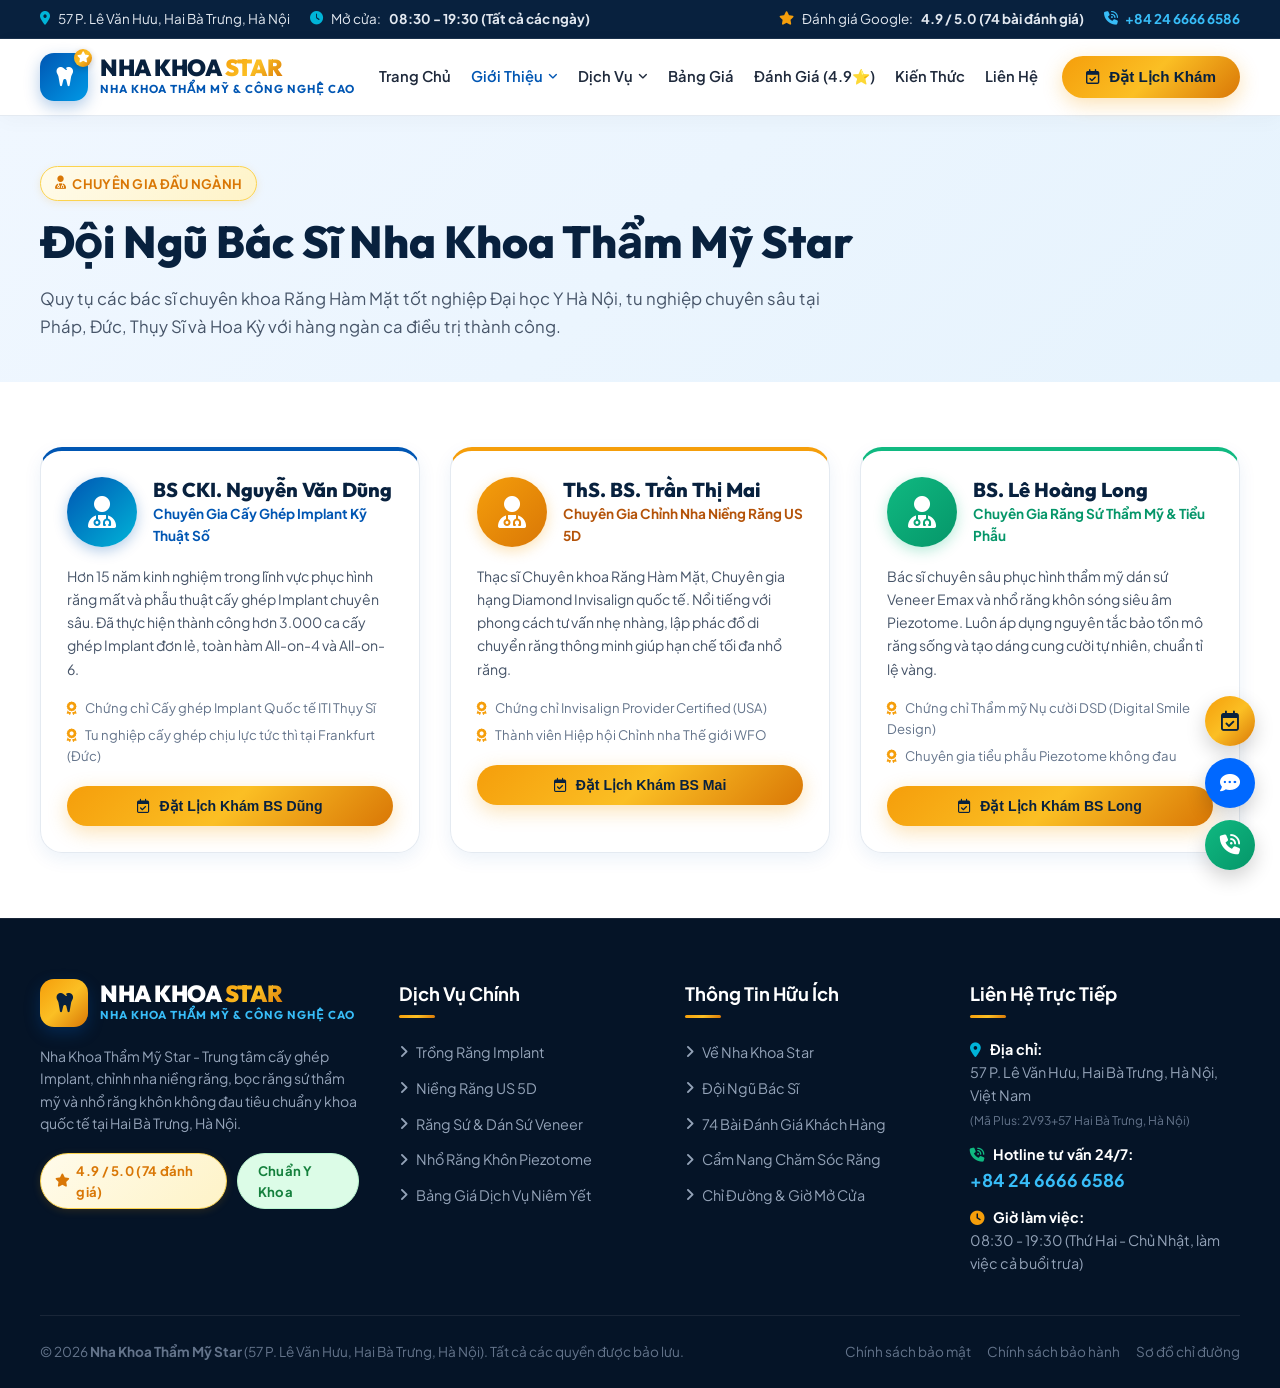
<file: doi-ngu-bac-si.html>
<!DOCTYPE html>
<html lang="vi">
<head>
  <meta charset="UTF-8">
  <meta name="viewport" content="width=device-width, initial-scale=1.0">
  <title>Đội Ngũ Bác Sĩ Chuyên Khoa RHM - Nha Khoa Thẩm Mỹ Star</title>
  <meta name="description" content="Đội ngũ bác sĩ chuyên khoa Răng Hàm Mặt tại Nha Khoa Thẩm Mỹ Star 57 Lê Văn Hưu, Hai Bà Trưng, Hà Nội. Giàu kinh nghiệm cấy ghép Implant, niềng răng, thẩm mỹ nụ cười.">
  <link rel="stylesheet" href="assets/css/style.css">
  <link rel="stylesheet" href="https://cdnjs.cloudflare.com/ajax/libs/font-awesome/6.4.0/css/all.min.css">
  <link rel="icon" type="image/svg+xml" href="data:image/svg+xml,<svg xmlns='http://www.w3.org/2000/svg' viewBox='0 0 100 100'><text y='.9em' font-size='90'>🦷</text></svg>">
</head>
<body>
  
  <!-- Top bar -->
  <div class="topbar">
    <div class="container topbar-content">
      <div style="display: flex; gap: 20px; flex-wrap: wrap;">
        <span class="topbar-item"><i class="fa-solid fa-location-dot" style="color: var(--secondary);"></i> 57 P. Lê Văn Hưu, Hai Bà Trưng, Hà Nội</span>
        <span class="topbar-item"><i class="fa-solid fa-clock" style="color: var(--secondary);"></i> Mở cửa: <b>08:30 - 19:30 (Tất cả các ngày)</b></span>
      </div>
      <div style="display: flex; gap: 20px; align-items: center; flex-wrap: wrap;">
        <span class="topbar-item"><i class="fa-solid fa-star" style="color: var(--star-gold);"></i> Đánh giá Google: <b>4.9 / 5.0 (74 bài đánh giá)</b></span>
        <a href="tel:02466666586" class="topbar-item" style="color: #38bdf8; font-weight: 700;"><i class="fa-solid fa-phone-volume"></i> +84 24 6666 6586</a>
      </div>
    </div>
  </div>

  <!-- Header -->
  <header class="main-header glass-nav">
    <div class="container nav-row">
      <a href="index.html" class="logo-brand">
        <div class="logo-icon-wrap">
          <i class="fa-solid fa-tooth"></i>
          <span class="star-badge-icon"><i class="fa-solid fa-star"></i></span>
        </div>
        <div>
          <div class="logo-text-title">NHA KHOA <span class="star-text">STAR</span></div>
          <div class="logo-text-sub">Nha Khoa Thẩm Mỹ & Công Nghệ Cao</div>
        </div>
      </a>

      <!-- Navigation Links -->
      <ul class="nav-links" id="navLinks">
        <li class="nav-item"><a href="index.html" class="nav-link ">Trang Chủ</a></li>
        <li class="nav-item">
          <a href="gioi-thieu.html" class="nav-link active">Giới Thiệu <i class="fa-solid fa-angle-down" style="font-size: 11px;"></i></a>
          <div class="dropdown-menu">
            <a href="gioi-thieu.html" class="dropdown-item">
              <div class="dropdown-icon"><i class="fa-solid fa-hospital"></i></div>
              <div>Về Nha Khoa Star<br><small style="color: var(--slate-muted); font-weight: 400;">Phòng khám nha khoa thẩm mỹ cao cấp</small></div>
            </a>
            <a href="gioi-thieu.html#co-so-vat-chat" class="dropdown-item">
              <div class="dropdown-icon"><i class="fa-solid fa-microscope"></i></div>
              <div>Cơ sở vật chất & Thiết bị<br><small style="color: var(--slate-muted); font-weight: 400;">Trang thiết bị chuẩn y khoa tại Hà Nội</small></div>
            </a>
            <a href="doi-ngu-bac-si.html" class="dropdown-item">
              <div class="dropdown-icon"><i class="fa-solid fa-user-doctor"></i></div>
              <div>Đội ngũ bác sĩ chuyên khoa<br><small style="color: var(--slate-muted); font-weight: 400;">Chuyên gia Răng Hàm Mặt giàu kinh nghiệm</small></div>
            </a>
          </div>
        </li>
        <li class="nav-item">
          <a href="javascript:void(0);" class="nav-link ">Dịch Vụ <i class="fa-solid fa-angle-down" style="font-size: 11px;"></i></a>
          <div class="dropdown-menu" style="min-width: 320px;">
            <a href="dich-vu-implant.html" class="dropdown-item">
              <div class="dropdown-icon"><i class="fa-solid fa-screwdriver"></i></div>
              <div>Trồng Răng Implant<br><small style="color: var(--slate-muted); font-weight: 400;">Cấy ghép chịu lực tức thì, bền trọn đời</small></div>
            </a>
            <a href="dich-vu-nieng-rang.html" class="dropdown-item">
              <div class="dropdown-icon"><i class="fa-solid fa-arrows-split-up-and-left"></i></div>
              <div>Niềng Răng - Chỉnh Nha<br><small style="color: var(--slate-muted); font-weight: 400;">Công nghệ US 5D, rút ngắn 6 tháng niềng</small></div>
            </a>
            <a href="dich-vu-rang-su.html" class="dropdown-item">
              <div class="dropdown-icon"><i class="fa-solid fa-gem"></i></div>
              <div>Răng Sứ Thẩm Mỹ & Veneer<br><small style="color: var(--slate-muted); font-weight: 400;">Bảo tồn răng thật tối đa, tự nhiên</small></div>
            </a>
            <a href="dich-vu-nho-rang-khon.html" class="dropdown-item">
              <div class="dropdown-icon"><i class="fa-solid fa-bolt-lightning"></i></div>
              <div>Nhổ Răng Khôn Piezotome<br><small style="color: var(--slate-muted); font-weight: 400;">Sóng siêu âm không đau, không sưng</small></div>
            </a>
            <a href="bang-gia.html#tong-quat" class="dropdown-item">
              <div class="dropdown-icon"><i class="fa-solid fa-shield-heart"></i></div>
              <div>Nha Khoa Tổng Quát<br><small style="color: var(--slate-muted); font-weight: 400;">Lấy cao răng, hàn trám, chữa tủy</small></div>
            </a>
          </div>
        </li>
        <li class="nav-item"><a href="bang-gia.html" class="nav-link ">Bảng Giá</a></li>
        <li class="nav-item"><a href="danh-gia-khach-hang.html" class="nav-link ">Đánh Giá (4.9⭐)</a></li>
        <li class="nav-item"><a href="kien-thuc-nha-khoa.html" class="nav-link ">Kiến Thức</a></li>
        <li class="nav-item"><a href="lien-he.html" class="nav-link ">Liên Hệ</a></li>
      </ul>

      <div style="display: flex; align-items: center; gap: 12px;">
        <button class="btn-star-gold btn-open-booking" data-service="Khám tổng quát & Tư vấn">
          <i class="fa-regular fa-calendar-check"></i> Đặt Lịch Khám
        </button>
        <button class="mobile-toggle" id="mobileToggle" aria-label="Mở Menu">
          <i class="fa-solid fa-bars"></i>
        </button>
      </div>
    </div>
  </header>

  <!-- Mobile Drawer Menu -->
  <div class="drawer-overlay" id="drawerOverlay"></div>
  <div class="mobile-drawer" id="mobileDrawer">
    <div class="drawer-header">
      <div class="logo-brand">
        <div class="logo-icon-wrap" style="width: 40px; height: 40px; font-size: 18px;">
          <i class="fa-solid fa-tooth"></i>
        </div>
        <div>
          <div class="logo-text-title" style="font-size: 1.2rem;">NHA KHOA <span class="star-text">STAR</span></div>
          <div class="logo-text-sub" style="font-size: 0.65rem;">57 Lê Văn Hưu, Hà Nội</div>
        </div>
      </div>
      <button class="drawer-close-btn" id="drawerCloseBtn" aria-label="Đóng Menu">&times;</button>
    </div>
    <div class="drawer-body">
      <ul class="drawer-nav-list">
        <li class="drawer-nav-item"><a href="index.html" class="">Trang Chủ <i class="fa-solid fa-house"></i></a></li>
        <li class="drawer-nav-item">
          <a href="gioi-thieu.html" class="active">Giới Thiệu <i class="fa-solid fa-circle-info"></i></a>
          <div class="drawer-subnav">
            <a href="gioi-thieu.html"><i class="fa-solid fa-hospital"></i> Về Nha Khoa Star</a>
            <a href="gioi-thieu.html#co-so-vat-chat"><i class="fa-solid fa-microscope"></i> Cơ sở vật chất 57 Lê Văn Hưu</a>
            <a href="doi-ngu-bac-si.html"><i class="fa-solid fa-user-doctor"></i> Đội ngũ bác sĩ chuyên khoa</a>
          </div>
        </li>
        <li class="drawer-nav-item">
          <a href="javascript:void(0);" class="">Dịch Vụ Chuyên Sâu <i class="fa-solid fa-tooth"></i></a>
          <div class="drawer-subnav">
            <a href="dich-vu-implant.html"><i class="fa-solid fa-screwdriver"></i> Trồng Răng Implant Kỹ Thuật Số</a>
            <a href="dich-vu-nieng-rang.html"><i class="fa-solid fa-arrows-split-up-and-left"></i> Niềng Răng US 5D / Invisalign</a>
            <a href="dich-vu-rang-su.html"><i class="fa-solid fa-gem"></i> Răng Sứ Thẩm Mỹ & Veneer Emax</a>
            <a href="dich-vu-nho-rang-khon.html"><i class="fa-solid fa-bolt-lightning"></i> Nhổ Răng Khôn Piezotome</a>
            <a href="bang-gia.html#tong-quat"><i class="fa-solid fa-shield-heart"></i> Nha Khoa Tổng Quát</a>
          </div>
        </li>
        <li class="drawer-nav-item"><a href="bang-gia.html" class="">Bảng Giá Niêm Yết <i class="fa-solid fa-tags"></i></a></li>
        <li class="drawer-nav-item"><a href="danh-gia-khach-hang.html" class="">Đánh Giá 4.9⭐ (74 reviews) <i class="fa-solid fa-star" style="color: var(--star-gold);"></i></a></li>
        <li class="drawer-nav-item"><a href="kien-thuc-nha-khoa.html" class="">Kiến Thức Nha Khoa <i class="fa-solid fa-newspaper"></i></a></li>
        <li class="drawer-nav-item"><a href="lien-he.html" class="">Liên Hệ & Chỉ Đường <i class="fa-solid fa-location-dot"></i></a></li>
      </ul>
    </div>
    <div class="drawer-footer">
      <div style="font-size: 0.82rem; color: var(--slate-muted); margin-bottom: 12px;">
        <i class="fa-solid fa-phone" style="color: #10b981;"></i> Hotline: <b style="color: var(--navy);">+84 24 6666 6586</b><br>
        <i class="fa-solid fa-location-dot" style="color: var(--primary);"></i> 57 P. Lê Văn Hưu, Hai Bà Trưng, Hà Nội
      </div>
      <button class="btn-star-gold btn-open-booking" style="width: 100%; justify-content: center;" data-service="Tư vấn nhanh">
        <i class="fa-regular fa-calendar-check"></i> Đặt Hẹn Khám Miễn Phí
      </button>
    </div>
  </div>
  
  
  <section style="background: linear-gradient(135deg, #f0f7ff 0%, #e6f3fd 100%); padding: 50px 0 40px 0;">
    <div class="container">
      <div class="badge-pill badge-star" style="margin-bottom: 12px;"><i class="fa-solid fa-user-doctor"></i> CHUYÊN GIA ĐẦU NGÀNH</div>
      <h1 style="font-size: clamp(2rem, 3.5vw, 2.8rem); font-weight: 800; color: var(--navy); margin-bottom: 14px;">
        Đội Ngũ Bác Sĩ Nha Khoa Thẩm Mỹ Star
      </h1>
      <p style="font-size: 1.05rem; color: var(--slate-text); max-width: 800px; line-height: 1.7;">
        Quy tụ các bác sĩ chuyên khoa Răng Hàm Mặt tốt nghiệp Đại học Y Hà Nội, tu nghiệp chuyên sâu tại Pháp, Đức, Thụy Sĩ và Hoa Kỳ với hàng ngàn ca điều trị thành công.
      </p>
    </div>
  </section>

  <section class="section-py" style="background: #ffffff;">
    <div class="container">
      <div style="display: grid; grid-template-columns: repeat(auto-fit, minmax(300px, 1fr)); gap: 30px;">
        
        <!-- Doctor 1 -->
        <div class="glass-card" style="padding: 26px; border-top: 4px solid var(--primary);">
          <div style="display: flex; gap: 16px; align-items: center; margin-bottom: 18px;">
            <div style="width: 70px; height: 70px; border-radius: 50%; background: linear-gradient(135deg, #0056b3, #00b4d8); color: #fff; display: flex; align-items: center; justify-content: center; font-size: 32px; flex-shrink: 0; box-shadow: 0 4px 14px rgba(0, 86, 179, 0.3);">
              <i class="fa-solid fa-user-doctor"></i>
            </div>
            <div>
              <h3 style="font-size: 1.25rem; font-weight: 800; color: var(--navy);">BS CKI. Nguyễn Văn Dũng</h3>
              <div style="font-size: 0.85rem; color: var(--primary); font-weight: 700;">Chuyên Gia Cấy Ghép Implant Kỹ Thuật Số</div>
            </div>
          </div>
          <p style="font-size: 0.88rem; color: var(--slate-text); line-height: 1.65; margin-bottom: 16px;">
            Hơn 15 năm kinh nghiệm trong lĩnh vực phục hình răng mất và phẫu thuật cấy ghép Implant chuyên sâu. Đã thực hiện thành công hơn 3.000 ca cấy ghép Implant đơn lẻ, toàn hàm All-on-4 và All-on-6.
          </p>
          <ul style="list-style: none; font-size: 0.82rem; color: var(--slate-muted); display: flex; flex-direction: column; gap: 6px; margin-bottom: 20px;">
            <li><i class="fa-solid fa-award" style="color: var(--star-gold); margin-right: 6px;"></i> Chứng chỉ Cấy ghép Implant Quốc tế ITI Thụy Sĩ</li>
            <li><i class="fa-solid fa-award" style="color: var(--star-gold); margin-right: 6px;"></i> Tu nghiệp cấy ghép chịu lực tức thì tại Frankfurt (Đức)</li>
          </ul>
          <button class="btn-star-gold btn-open-booking" data-service="Đặt lịch khám cùng BS CKI. Nguyễn Văn Dũng" style="width: 100%; justify-content: center; font-size: 0.88rem;">
            <i class="fa-regular fa-calendar-check"></i> Đặt Lịch Khám BS Dũng
          </button>
        </div>

        <!-- Doctor 2 -->
        <div class="glass-card" style="padding: 26px; border-top: 4px solid var(--star-gold);">
          <div style="display: flex; gap: 16px; align-items: center; margin-bottom: 18px;">
            <div style="width: 70px; height: 70px; border-radius: 50%; background: linear-gradient(135deg, #f59e0b, #d97706); color: #fff; display: flex; align-items: center; justify-content: center; font-size: 32px; flex-shrink: 0; box-shadow: 0 4px 14px rgba(245, 158, 11, 0.3);">
              <i class="fa-solid fa-user-doctor"></i>
            </div>
            <div>
              <h3 style="font-size: 1.25rem; font-weight: 800; color: var(--navy);">ThS. BS. Trần Thị Mai</h3>
              <div style="font-size: 0.85rem; color: #b45309; font-weight: 700;">Chuyên Gia Chỉnh Nha Niềng Răng US 5D</div>
            </div>
          </div>
          <p style="font-size: 0.88rem; color: var(--slate-text); line-height: 1.65; margin-bottom: 16px;">
            Thạc sĩ Chuyên khoa Răng Hàm Mặt, Chuyên gia hạng Diamond Invisalign quốc tế. Nổi tiếng với phong cách tư vấn nhẹ nhàng, lập phác đồ di chuyển răng thông minh giúp hạn chế tối đa nhổ răng.
          </p>
          <ul style="list-style: none; font-size: 0.82rem; color: var(--slate-muted); display: flex; flex-direction: column; gap: 6px; margin-bottom: 20px;">
            <li><i class="fa-solid fa-award" style="color: var(--star-gold); margin-right: 6px;"></i> Chứng chỉ Invisalign Provider Certified (USA)</li>
            <li><i class="fa-solid fa-award" style="color: var(--star-gold); margin-right: 6px;"></i> Thành viên Hiệp hội Chỉnh nha Thế giới WFO</li>
          </ul>
          <button class="btn-star-gold btn-open-booking" data-service="Đặt lịch khám cùng ThS. BS. Trần Thị Mai" style="width: 100%; justify-content: center; font-size: 0.88rem;">
            <i class="fa-regular fa-calendar-check"></i> Đặt Lịch Khám BS Mai
          </button>
        </div>

        <!-- Doctor 3 -->
        <div class="glass-card" style="padding: 26px; border-top: 4px solid #10b981;">
          <div style="display: flex; gap: 16px; align-items: center; margin-bottom: 18px;">
            <div style="width: 70px; height: 70px; border-radius: 50%; background: linear-gradient(135deg, #10b981, #059669); color: #fff; display: flex; align-items: center; justify-content: center; font-size: 32px; flex-shrink: 0; box-shadow: 0 4px 14px rgba(16, 185, 129, 0.3);">
              <i class="fa-solid fa-user-doctor"></i>
            </div>
            <div>
              <h3 style="font-size: 1.25rem; font-weight: 800; color: var(--navy);">BS. Lê Hoàng Long</h3>
              <div style="font-size: 0.85rem; color: #059669; font-weight: 700;">Chuyên Gia Răng Sứ Thẩm Mỹ & Tiểu Phẫu</div>
            </div>
          </div>
          <p style="font-size: 0.88rem; color: var(--slate-text); line-height: 1.65; margin-bottom: 16px;">
            Bác sĩ chuyên sâu phục hình thẩm mỹ dán sứ Veneer Emax và nhổ răng khôn sóng siêu âm Piezotome. Luôn áp dụng nguyên tắc bảo tồn mô răng sống và tạo dáng cung cười tự nhiên, chuẩn tỉ lệ vàng.
          </p>
          <ul style="list-style: none; font-size: 0.82rem; color: var(--slate-muted); display: flex; flex-direction: column; gap: 6px; margin-bottom: 20px;">
            <li><i class="fa-solid fa-award" style="color: var(--star-gold); margin-right: 6px;"></i> Chứng chỉ Thẩm mỹ Nụ cười DSD (Digital Smile Design)</li>
            <li><i class="fa-solid fa-award" style="color: var(--star-gold); margin-right: 6px;"></i> Chuyên gia tiểu phẫu Piezotome không đau</li>
          </ul>
          <button class="btn-star-gold btn-open-booking" data-service="Đặt lịch khám cùng BS. Lê Hoàng Long" style="width: 100%; justify-content: center; font-size: 0.88rem;">
            <i class="fa-regular fa-calendar-check"></i> Đặt Lịch Khám BS Long
          </button>
        </div>

      </div>
    </div>
  </section>

  
  <!-- Footer -->
  <footer class="main-footer">
    <div class="container">
      <div class="footer-grid">
        <div>
          <div class="logo-brand" style="margin-bottom: 18px;">
            <div class="logo-icon-wrap" style="background: var(--star-gold-gradient);">
              <i class="fa-solid fa-tooth" style="color: #08213e;"></i>
            </div>
            <div>
              <div class="logo-text-title" style="color: #ffffff;">NHA KHOA <span class="star-text" style="background: var(--star-gold-gradient); -webkit-background-clip: text; -webkit-text-fill-color: transparent;">STAR</span></div>
              <div class="logo-text-sub" style="color: #38bdf8;">Nha Khoa Thẩm Mỹ & Công Nghệ Cao</div>
            </div>
          </div>
          <p style="font-size: 0.88rem; line-height: 1.6; color: #94a3b8; margin-bottom: 18px;">
            Nha Khoa Thẩm Mỹ Star - Trung tâm cấy ghép Implant, chỉnh nha niềng răng, bọc răng sứ thẩm mỹ và nhổ răng khôn không đau tiêu chuẩn y khoa quốc tế tại Hai Bà Trưng, Hà Nội.
          </p>
          <div style="display: flex; gap: 10px;">
            <div class="badge-pill badge-star"><i class="fa-solid fa-star"></i> 4.9 / 5.0 (74 đánh giá)</div>
            <div class="badge-pill badge-green"><i class="fa-solid fa-shield-check"></i> Chuẩn Y Khoa</div>
          </div>
        </div>

        <div>
          <div class="footer-title">Dịch Vụ Chính</div>
          <ul class="footer-links">
            <li><a href="dich-vu-implant.html"><i class="fa-solid fa-angle-right"></i> Trồng Răng Implant</a></li>
            <li><a href="dich-vu-nieng-rang.html"><i class="fa-solid fa-angle-right"></i> Niềng Răng US 5D</a></li>
            <li><a href="dich-vu-rang-su.html"><i class="fa-solid fa-angle-right"></i> Răng Sứ & Dán Sứ Veneer</a></li>
            <li><a href="dich-vu-nho-rang-khon.html"><i class="fa-solid fa-angle-right"></i> Nhổ Răng Khôn Piezotome</a></li>
            <li><a href="bang-gia.html"><i class="fa-solid fa-angle-right"></i> Bảng Giá Dịch Vụ Niêm Yết</a></li>
          </ul>
        </div>

        <div>
          <div class="footer-title">Thông Tin Hữu Ích</div>
          <ul class="footer-links">
            <li><a href="gioi-thieu.html"><i class="fa-solid fa-angle-right"></i> Về Nha Khoa Star</a></li>
            <li><a href="doi-ngu-bac-si.html"><i class="fa-solid fa-angle-right"></i> Đội Ngũ Bác Sĩ</a></li>
            <li><a href="danh-gia-khach-hang.html"><i class="fa-solid fa-angle-right"></i> 74 Bài Đánh Giá Khách Hàng</a></li>
            <li><a href="kien-thuc-nha-khoa.html"><i class="fa-solid fa-angle-right"></i> Cẩm Nang Chăm Sóc Răng</a></li>
            <li><a href="lien-he.html"><i class="fa-solid fa-angle-right"></i> Chỉ Đường & Giờ Mở Cửa</a></li>
          </ul>
        </div>

        <div>
          <div class="footer-title">Liên Hệ Trực Tiếp</div>
          <div style="display: flex; flex-direction: column; gap: 12px; font-size: 0.9rem; color: #94a3b8;">
            <div>
              <strong style="color: #fff;"><i class="fa-solid fa-location-dot" style="color: var(--secondary); margin-right: 6px;"></i> Địa chỉ:</strong><br>
              57 P. Lê Văn Hưu, Hai Bà Trưng, Hà Nội, Việt Nam<br>
              <small style="color: #64748b;">(Mã Plus: 2V93+57 Hai Bà Trưng, Hà Nội)</small>
            </div>
            <div>
              <strong style="color: #fff;"><i class="fa-solid fa-phone-volume" style="color: #10b981; margin-right: 6px;"></i> Hotline tư vấn 24/7:</strong><br>
              <a href="tel:02466666586" style="color: #38bdf8; font-weight: 700; font-size: 1.1rem;">+84 24 6666 6586</a>
            </div>
            <div>
              <strong style="color: #fff;"><i class="fa-solid fa-clock" style="color: var(--star-gold); margin-right: 6px;"></i> Giờ làm việc:</strong><br>
              08:30 - 19:30 (Thứ Hai - Chủ Nhật, làm việc cả buổi trưa)
            </div>
          </div>
        </div>
      </div>

      <div class="footer-bottom">
        <div>© 2026 <b>Nha Khoa Thẩm Mỹ Star</b> (57 P. Lê Văn Hưu, Hai Bà Trưng, Hà Nội). Tất cả các quyền được bảo lưu.</div>
        <div style="display: flex; gap: 16px;">
          <a href="gioi-thieu.html" style="color: #64748b;">Chính sách bảo mật</a>
          <a href="bang-gia.html" style="color: #64748b;">Chính sách bảo hành</a>
          <a href="lien-he.html" style="color: #64748b;">Sơ đồ chỉ đường</a>
        </div>
      </div>
    </div>
  </footer>

  <!-- Mobile Sticky Bottom Action Bar -->
  <div class="mobile-bottom-bar">
    <a href="tel:02466666586" class="bottom-bar-item highlight-call">
      <i class="fa-solid fa-phone-volume"></i>
      <span>Gọi Điện</span>
    </a>
    <a href="dich-vu-implant.html" class="bottom-bar-item">
      <i class="fa-solid fa-tooth"></i>
      <span>Dịch Vụ</span>
    </a>
    <a href="javascript:void(0);" class="bottom-bar-item highlight-book btn-open-booking" data-service="Đặt hẹn trên di động">
      <i class="fa-regular fa-calendar-check" style="font-size: 16px;"></i>
      <span style="font-weight: 800;">Đặt Lịch</span>
    </a>
    <a href="danh-gia-khach-hang.html" class="bottom-bar-item">
      <i class="fa-solid fa-star" style="color: var(--star-gold);"></i>
      <span>Đánh Giá</span>
    </a>
    <a href="lien-he.html" class="bottom-bar-item">
      <i class="fa-solid fa-location-dot"></i>
      <span>Chỉ Đường</span>
    </a>
  </div>

  <!-- Floating Desktop Action Buttons -->
  <div class="float-widgets-container">
    <button class="float-btn float-btn-booking btn-open-booking" data-service="Đặt hẹn nhanh" title="Đặt Lịch Hẹn Khám">
      <i class="fa-regular fa-calendar-check"></i>
    </button>
    <a href="https://zalo.me" target="_blank" rel="noopener" class="float-btn float-btn-zalo" title="Chat Zalo Tư Vấn">
      <i class="fa-solid fa-comment-dots"></i>
    </a>
    <button class="float-btn float-btn-phone" title="Gọi Hotline: +84 24 6666 6586">
      <i class="fa-solid fa-phone-volume"></i>
    </button>
  </div>

  <!-- Booking Modal -->
  <div class="modal-overlay" id="bookingModal">
    <div class="modal-box">
      <button class="modal-close-btn" id="closeModalBtn">&times;</button>
      <div style="display: flex; align-items: center; gap: 10px; margin-bottom: 16px;">
        <div class="badge-pill badge-star"><i class="fa-solid fa-star"></i> Nha Khoa Thẩm Mỹ Star</div>
      </div>
      <h3 style="font-size: 1.5rem; font-weight: 800; color: var(--navy); margin-bottom: 6px;">Đặt Lịch Khám & Tư Vấn</h3>
      <p style="font-size: 0.88rem; color: var(--slate-muted); margin-bottom: 20px;">
        Địa chỉ: <b>57 P. Lê Văn Hưu, Hai Bà Trưng, Hà Nội</b>. Miễn phí 100% chi phí chụp phim CT Conebeam 3D & thăm khám trực tiếp.
      </p>

      <form id="bookingForm">
        <div class="form-group">
          <label class="form-label">Họ và tên quý khách (*)</label>
          <input type="text" id="bookingName" class="form-control" placeholder="Ví dụ: Nguyễn Văn An" required>
        </div>

        <div class="form-group">
          <label class="form-label">Số điện thoại liên hệ (*)</label>
          <input type="tel" id="bookingPhone" class="form-control" placeholder="Ví dụ: 0912 345 678" required>
        </div>

        <div class="form-group">
          <label class="form-label">Dịch vụ quý khách quan tâm</label>
          <select id="bookingService" class="form-control">
            <option value="Trồng răng Implant kỹ thuật số">Trồng răng Implant kỹ thuật số</option>
            <option value="Niềng răng - Chỉnh nha US 5D">Niềng răng - Chỉnh nha US 5D</option>
            <option value="Răng sứ thẩm mỹ & Dán sứ Veneer">Răng sứ thẩm mỹ & Dán sứ Veneer</option>
            <option value="Nhổ răng khôn sóng siêu âm Piezotome">Nhổ răng khôn sóng siêu âm Piezotome</option>
            <option value="Khám tổng quát & Lấy cao răng">Khám tổng quát & Lấy cao răng</option>
            <option value="Tư vấn thẩm mỹ nụ cười Star">Tư vấn thẩm mỹ nụ cười Star</option>
          </select>
        </div>

        <div class="form-group">
          <label class="form-label">Ngày dự kiến đến khám</label>
          <input type="date" id="bookingDate" class="form-control" value="2026-09-29">
        </div>

        <button type="submit" class="btn-star-gold" style="width: 100%; justify-content: center; padding: 14px; font-size: 1rem; margin-top: 10px;">
          <i class="fa-solid fa-paper-plane"></i> XÁC NHẬN ĐẶT LỊCH HẸN
        </button>
      </form>
    </div>
  </div>
  
  <script src="assets/js/main.js"></script>
</body>
</html>
</file>
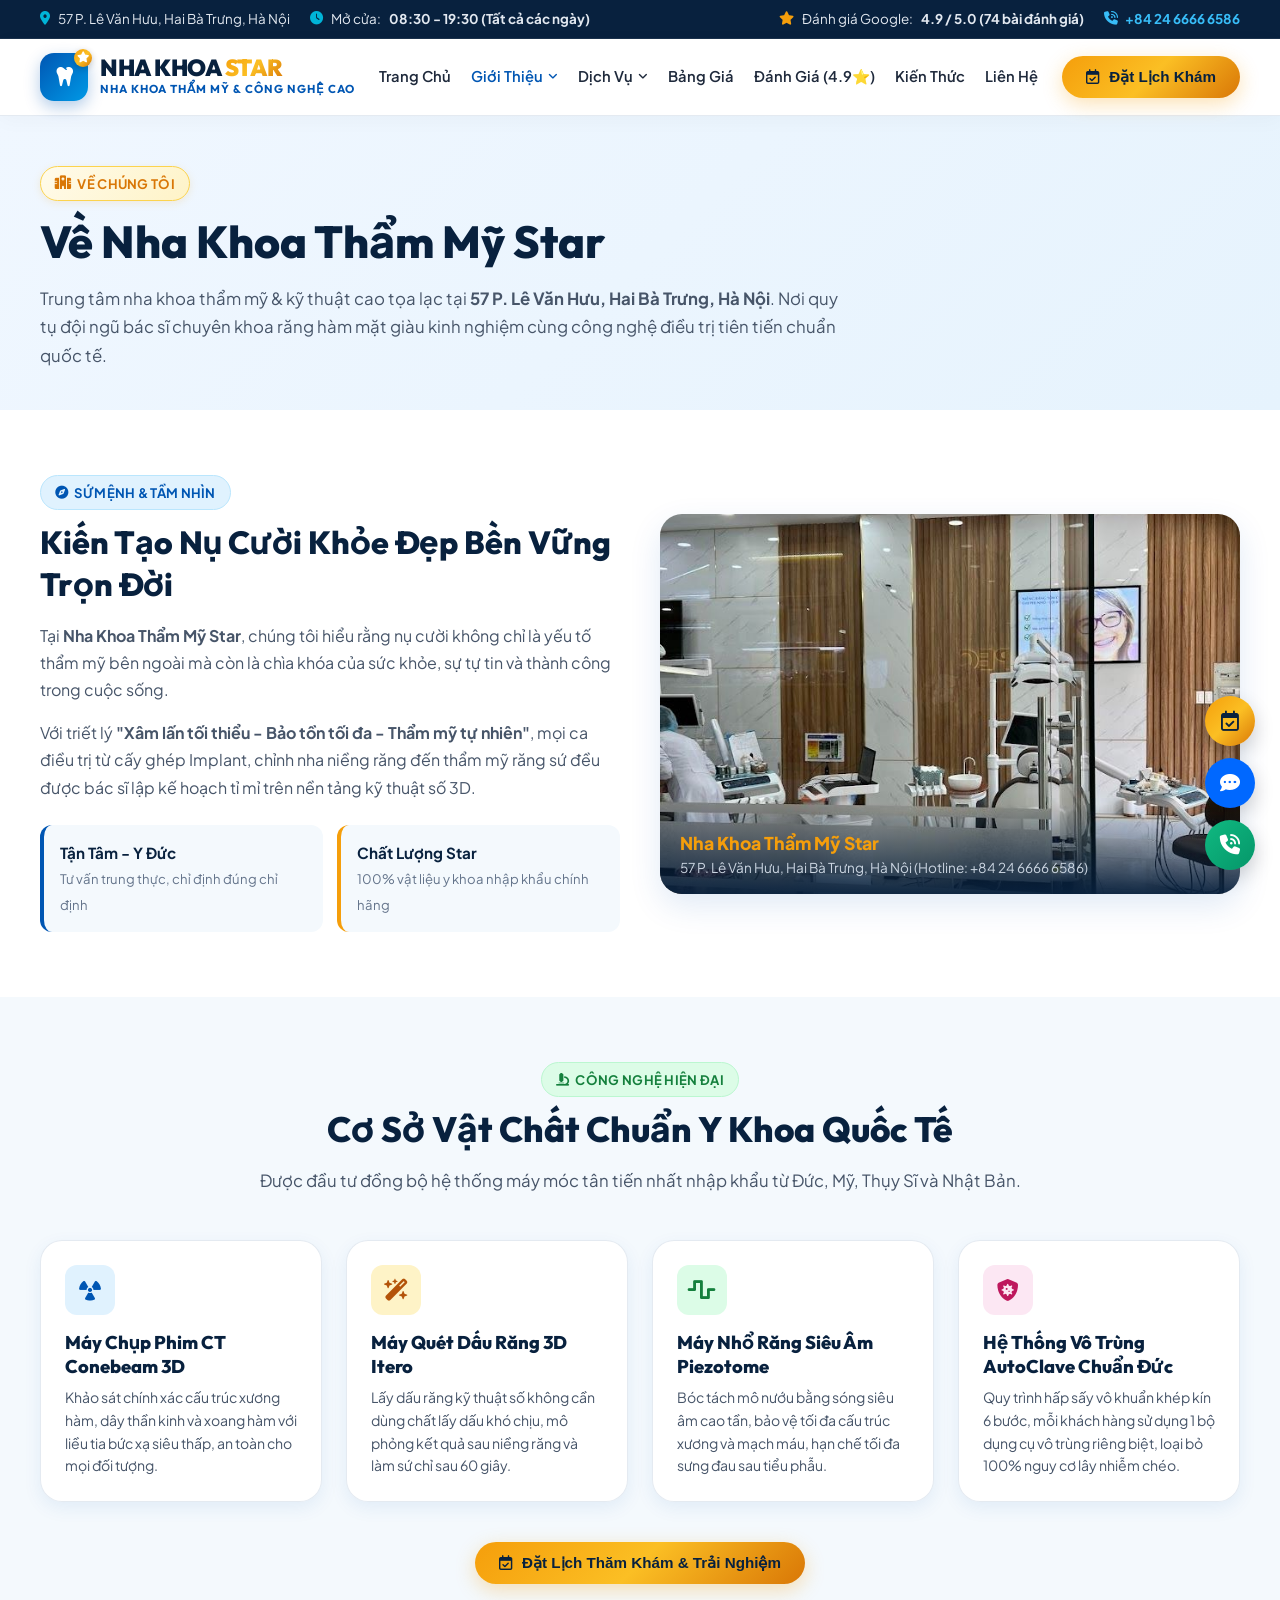
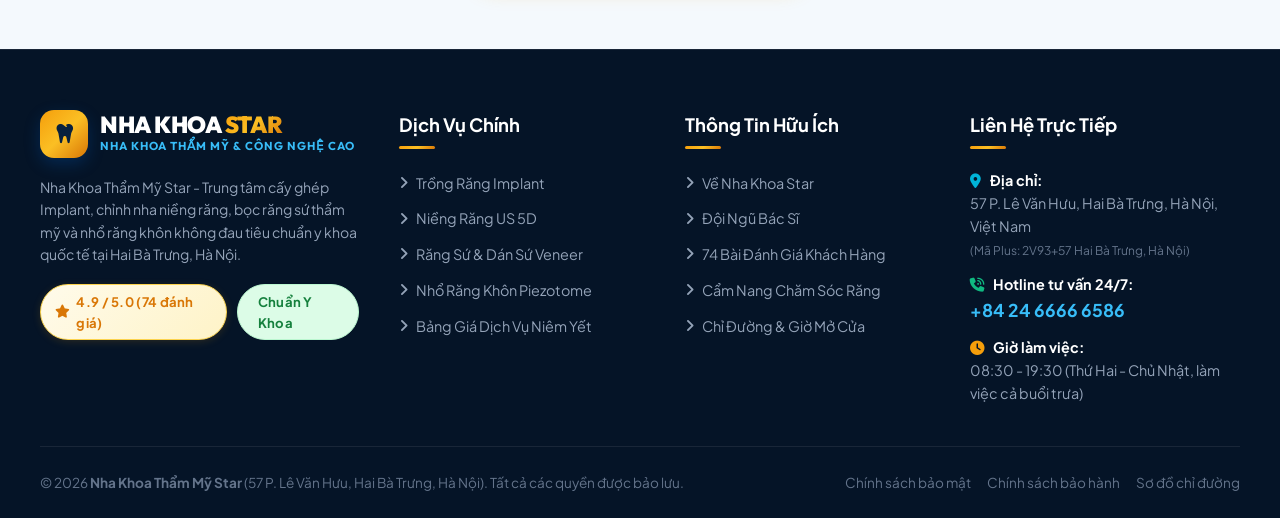
<file: gioi-thieu.html>
<!DOCTYPE html>
<html lang="vi">
<head>
  <meta charset="UTF-8">
  <meta name="viewport" content="width=device-width, initial-scale=1.0">
  <title>Giới Thiệu Nha Khoa Thẩm Mỹ Star - 57 Lê Văn Hưu, Hà Nội</title>
  <meta name="description" content="Giới thiệu về Nha Khoa Thẩm Mỹ Star tại 57 Lê Văn Hưu, Hai Bà Trưng, Hà Nội. Tầm nhìn, sứ mệnh, cơ sở vật chất chuẩn y khoa quốc tế.">
  <link rel="stylesheet" href="assets/css/style.css">
  <link rel="stylesheet" href="https://cdnjs.cloudflare.com/ajax/libs/font-awesome/6.4.0/css/all.min.css">
  <link rel="icon" type="image/svg+xml" href="data:image/svg+xml,<svg xmlns='http://www.w3.org/2000/svg' viewBox='0 0 100 100'><text y='.9em' font-size='90'>🦷</text></svg>">
</head>
<body>
  
  <!-- Top bar -->
  <div class="topbar">
    <div class="container topbar-content">
      <div style="display: flex; gap: 20px; flex-wrap: wrap;">
        <span class="topbar-item"><i class="fa-solid fa-location-dot" style="color: var(--secondary);"></i> 57 P. Lê Văn Hưu, Hai Bà Trưng, Hà Nội</span>
        <span class="topbar-item"><i class="fa-solid fa-clock" style="color: var(--secondary);"></i> Mở cửa: <b>08:30 - 19:30 (Tất cả các ngày)</b></span>
      </div>
      <div style="display: flex; gap: 20px; align-items: center; flex-wrap: wrap;">
        <span class="topbar-item"><i class="fa-solid fa-star" style="color: var(--star-gold);"></i> Đánh giá Google: <b>4.9 / 5.0 (74 bài đánh giá)</b></span>
        <a href="tel:02466666586" class="topbar-item" style="color: #38bdf8; font-weight: 700;"><i class="fa-solid fa-phone-volume"></i> +84 24 6666 6586</a>
      </div>
    </div>
  </div>

  <!-- Header -->
  <header class="main-header glass-nav">
    <div class="container nav-row">
      <a href="index.html" class="logo-brand">
        <div class="logo-icon-wrap">
          <i class="fa-solid fa-tooth"></i>
          <span class="star-badge-icon"><i class="fa-solid fa-star"></i></span>
        </div>
        <div>
          <div class="logo-text-title">NHA KHOA <span class="star-text">STAR</span></div>
          <div class="logo-text-sub">Nha Khoa Thẩm Mỹ & Công Nghệ Cao</div>
        </div>
      </a>

      <!-- Navigation Links -->
      <ul class="nav-links" id="navLinks">
        <li class="nav-item"><a href="index.html" class="nav-link ">Trang Chủ</a></li>
        <li class="nav-item">
          <a href="gioi-thieu.html" class="nav-link active">Giới Thiệu <i class="fa-solid fa-angle-down" style="font-size: 11px;"></i></a>
          <div class="dropdown-menu">
            <a href="gioi-thieu.html" class="dropdown-item">
              <div class="dropdown-icon"><i class="fa-solid fa-hospital"></i></div>
              <div>Về Nha Khoa Star<br><small style="color: var(--slate-muted); font-weight: 400;">Phòng khám nha khoa thẩm mỹ cao cấp</small></div>
            </a>
            <a href="gioi-thieu.html#co-so-vat-chat" class="dropdown-item">
              <div class="dropdown-icon"><i class="fa-solid fa-microscope"></i></div>
              <div>Cơ sở vật chất & Thiết bị<br><small style="color: var(--slate-muted); font-weight: 400;">Trang thiết bị chuẩn y khoa tại Hà Nội</small></div>
            </a>
            <a href="doi-ngu-bac-si.html" class="dropdown-item">
              <div class="dropdown-icon"><i class="fa-solid fa-user-doctor"></i></div>
              <div>Đội ngũ bác sĩ chuyên khoa<br><small style="color: var(--slate-muted); font-weight: 400;">Chuyên gia Răng Hàm Mặt giàu kinh nghiệm</small></div>
            </a>
          </div>
        </li>
        <li class="nav-item">
          <a href="javascript:void(0);" class="nav-link ">Dịch Vụ <i class="fa-solid fa-angle-down" style="font-size: 11px;"></i></a>
          <div class="dropdown-menu" style="min-width: 320px;">
            <a href="dich-vu-implant.html" class="dropdown-item">
              <div class="dropdown-icon"><i class="fa-solid fa-screwdriver"></i></div>
              <div>Trồng Răng Implant<br><small style="color: var(--slate-muted); font-weight: 400;">Cấy ghép chịu lực tức thì, bền trọn đời</small></div>
            </a>
            <a href="dich-vu-nieng-rang.html" class="dropdown-item">
              <div class="dropdown-icon"><i class="fa-solid fa-arrows-split-up-and-left"></i></div>
              <div>Niềng Răng - Chỉnh Nha<br><small style="color: var(--slate-muted); font-weight: 400;">Công nghệ US 5D, rút ngắn 6 tháng niềng</small></div>
            </a>
            <a href="dich-vu-rang-su.html" class="dropdown-item">
              <div class="dropdown-icon"><i class="fa-solid fa-gem"></i></div>
              <div>Răng Sứ Thẩm Mỹ & Veneer<br><small style="color: var(--slate-muted); font-weight: 400;">Bảo tồn răng thật tối đa, tự nhiên</small></div>
            </a>
            <a href="dich-vu-nho-rang-khon.html" class="dropdown-item">
              <div class="dropdown-icon"><i class="fa-solid fa-bolt-lightning"></i></div>
              <div>Nhổ Răng Khôn Piezotome<br><small style="color: var(--slate-muted); font-weight: 400;">Sóng siêu âm không đau, không sưng</small></div>
            </a>
            <a href="bang-gia.html#tong-quat" class="dropdown-item">
              <div class="dropdown-icon"><i class="fa-solid fa-shield-heart"></i></div>
              <div>Nha Khoa Tổng Quát<br><small style="color: var(--slate-muted); font-weight: 400;">Lấy cao răng, hàn trám, chữa tủy</small></div>
            </a>
          </div>
        </li>
        <li class="nav-item"><a href="bang-gia.html" class="nav-link ">Bảng Giá</a></li>
        <li class="nav-item"><a href="danh-gia-khach-hang.html" class="nav-link ">Đánh Giá (4.9⭐)</a></li>
        <li class="nav-item"><a href="kien-thuc-nha-khoa.html" class="nav-link ">Kiến Thức</a></li>
        <li class="nav-item"><a href="lien-he.html" class="nav-link ">Liên Hệ</a></li>
      </ul>

      <div style="display: flex; align-items: center; gap: 12px;">
        <button class="btn-star-gold btn-open-booking" data-service="Khám tổng quát & Tư vấn">
          <i class="fa-regular fa-calendar-check"></i> Đặt Lịch Khám
        </button>
        <button class="mobile-toggle" id="mobileToggle" aria-label="Mở Menu">
          <i class="fa-solid fa-bars"></i>
        </button>
      </div>
    </div>
  </header>

  <!-- Mobile Drawer Menu -->
  <div class="drawer-overlay" id="drawerOverlay"></div>
  <div class="mobile-drawer" id="mobileDrawer">
    <div class="drawer-header">
      <div class="logo-brand">
        <div class="logo-icon-wrap" style="width: 40px; height: 40px; font-size: 18px;">
          <i class="fa-solid fa-tooth"></i>
        </div>
        <div>
          <div class="logo-text-title" style="font-size: 1.2rem;">NHA KHOA <span class="star-text">STAR</span></div>
          <div class="logo-text-sub" style="font-size: 0.65rem;">57 Lê Văn Hưu, Hà Nội</div>
        </div>
      </div>
      <button class="drawer-close-btn" id="drawerCloseBtn" aria-label="Đóng Menu">&times;</button>
    </div>
    <div class="drawer-body">
      <ul class="drawer-nav-list">
        <li class="drawer-nav-item"><a href="index.html" class="">Trang Chủ <i class="fa-solid fa-house"></i></a></li>
        <li class="drawer-nav-item">
          <a href="gioi-thieu.html" class="active">Giới Thiệu <i class="fa-solid fa-circle-info"></i></a>
          <div class="drawer-subnav">
            <a href="gioi-thieu.html"><i class="fa-solid fa-hospital"></i> Về Nha Khoa Star</a>
            <a href="gioi-thieu.html#co-so-vat-chat"><i class="fa-solid fa-microscope"></i> Cơ sở vật chất 57 Lê Văn Hưu</a>
            <a href="doi-ngu-bac-si.html"><i class="fa-solid fa-user-doctor"></i> Đội ngũ bác sĩ chuyên khoa</a>
          </div>
        </li>
        <li class="drawer-nav-item">
          <a href="javascript:void(0);" class="">Dịch Vụ Chuyên Sâu <i class="fa-solid fa-tooth"></i></a>
          <div class="drawer-subnav">
            <a href="dich-vu-implant.html"><i class="fa-solid fa-screwdriver"></i> Trồng Răng Implant Kỹ Thuật Số</a>
            <a href="dich-vu-nieng-rang.html"><i class="fa-solid fa-arrows-split-up-and-left"></i> Niềng Răng US 5D / Invisalign</a>
            <a href="dich-vu-rang-su.html"><i class="fa-solid fa-gem"></i> Răng Sứ Thẩm Mỹ & Veneer Emax</a>
            <a href="dich-vu-nho-rang-khon.html"><i class="fa-solid fa-bolt-lightning"></i> Nhổ Răng Khôn Piezotome</a>
            <a href="bang-gia.html#tong-quat"><i class="fa-solid fa-shield-heart"></i> Nha Khoa Tổng Quát</a>
          </div>
        </li>
        <li class="drawer-nav-item"><a href="bang-gia.html" class="">Bảng Giá Niêm Yết <i class="fa-solid fa-tags"></i></a></li>
        <li class="drawer-nav-item"><a href="danh-gia-khach-hang.html" class="">Đánh Giá 4.9⭐ (74 reviews) <i class="fa-solid fa-star" style="color: var(--star-gold);"></i></a></li>
        <li class="drawer-nav-item"><a href="kien-thuc-nha-khoa.html" class="">Kiến Thức Nha Khoa <i class="fa-solid fa-newspaper"></i></a></li>
        <li class="drawer-nav-item"><a href="lien-he.html" class="">Liên Hệ & Chỉ Đường <i class="fa-solid fa-location-dot"></i></a></li>
      </ul>
    </div>
    <div class="drawer-footer">
      <div style="font-size: 0.82rem; color: var(--slate-muted); margin-bottom: 12px;">
        <i class="fa-solid fa-phone" style="color: #10b981;"></i> Hotline: <b style="color: var(--navy);">+84 24 6666 6586</b><br>
        <i class="fa-solid fa-location-dot" style="color: var(--primary);"></i> 57 P. Lê Văn Hưu, Hai Bà Trưng, Hà Nội
      </div>
      <button class="btn-star-gold btn-open-booking" style="width: 100%; justify-content: center;" data-service="Tư vấn nhanh">
        <i class="fa-regular fa-calendar-check"></i> Đặt Hẹn Khám Miễn Phí
      </button>
    </div>
  </div>
  
  
  <section style="background: linear-gradient(135deg, #f0f7ff 0%, #e6f3fd 100%); padding: 50px 0 40px 0;">
    <div class="container">
      <div class="badge-pill badge-star" style="margin-bottom: 12px;"><i class="fa-solid fa-hospital"></i> VỀ CHÚNG TÔI</div>
      <h1 style="font-size: clamp(2rem, 3.5vw, 2.8rem); font-weight: 800; color: var(--navy); margin-bottom: 14px;">
        Về Nha Khoa Thẩm Mỹ Star
      </h1>
      <p style="font-size: 1.05rem; color: var(--slate-text); max-width: 800px; line-height: 1.7;">
        Trung tâm nha khoa thẩm mỹ & kỹ thuật cao tọa lạc tại <b>57 P. Lê Văn Hưu, Hai Bà Trưng, Hà Nội</b>. Nơi quy tụ đội ngũ bác sĩ chuyên khoa răng hàm mặt giàu kinh nghiệm cùng công nghệ điều trị tiên tiến chuẩn quốc tế.
      </p>
    </div>
  </section>

  <section class="section-py" style="background: #ffffff;">
    <div class="container">
      <div style="display: grid; grid-template-columns: repeat(auto-fit, minmax(320px, 1fr)); gap: 40px; align-items: center;">
        <div>
          <div class="badge-pill badge-blue" style="margin-bottom: 12px;"><i class="fa-solid fa-compass"></i> SỨ MỆNH & TẦM NHÌN</div>
          <h2 style="font-size: 2rem; font-weight: 800; color: var(--navy); margin-bottom: 16px;">
            Kiến Tạo Nụ Cười Khỏe Đẹp Bền Vững Trọn Đời
          </h2>
          <p style="color: var(--slate-text); line-height: 1.7; margin-bottom: 16px;">
            Tại <b>Nha Khoa Thẩm Mỹ Star</b>, chúng tôi hiểu rằng nụ cười không chỉ là yếu tố thẩm mỹ bên ngoài mà còn là chìa khóa của sức khỏe, sự tự tin và thành công trong cuộc sống.
          </p>
          <p style="color: var(--slate-text); line-height: 1.7; margin-bottom: 24px;">
            Với triết lý <b>"Xâm lấn tối thiểu - Bảo tồn tối đa - Thẩm mỹ tự nhiên"</b>, mọi ca điều trị từ cấy ghép Implant, chỉnh nha niềng răng đến thẩm mỹ răng sứ đều được bác sĩ lập kế hoạch tỉ mỉ trên nền tảng kỹ thuật số 3D.
          </p>
          <div style="display: grid; grid-template-columns: 1fr 1fr; gap: 14px;">
            <div style="background: var(--bg-ice); padding: 16px; border-radius: 12px; border-left: 4px solid var(--primary);">
              <strong style="color: var(--navy); font-size: 0.95rem; display: block;">Tận Tâm - Y Đức</strong>
              <span style="font-size: 0.82rem; color: var(--slate-muted);">Tư vấn trung thực, chỉ định đúng chỉ định</span>
            </div>
            <div style="background: var(--bg-ice); padding: 16px; border-radius: 12px; border-left: 4px solid var(--star-gold);">
              <strong style="color: var(--navy); font-size: 0.95rem; display: block;">Chất Lượng Star</strong>
              <span style="font-size: 0.82rem; color: var(--slate-muted);">100% vật liệu y khoa nhập khẩu chính hãng</span>
            </div>
          </div>
        </div>

        <div>
          <div style="position: relative; border-radius: var(--radius-lg); overflow: hidden; box-shadow: var(--shadow-lg);">
            <img src="assets/images/phong-kham-thuc-te.jpg" alt="Không gian phòng khám Nha Khoa Thẩm Mỹ Star" style="width: 100%; height: 380px; object-fit: cover;">
            <div style="position: absolute; bottom: 0; left: 0; right: 0; background: linear-gradient(180deg, transparent 0%, rgba(8, 33, 62, 0.95) 100%); padding: 25px 20px 15px 20px; color: #fff;">
              <div style="font-weight: 800; font-size: 1.1rem; color: var(--star-gold);">Nha Khoa Thẩm Mỹ Star</div>
              <div style="font-size: 0.85rem; color: #cbd5e1;">57 P. Lê Văn Hưu, Hai Bà Trưng, Hà Nội (Hotline: +84 24 6666 6586)</div>
            </div>
          </div>
        </div>
      </div>
    </div>
  </section>

  <!-- Facilities & Equipment -->
  <section id="co-so-vat-chat" class="section-py" style="background: var(--bg-ice);">
    <div class="container">
      <div class="section-header">
        <div class="badge-pill badge-green"><i class="fa-solid fa-microscope"></i> CÔNG NGHỆ HIỆN ĐẠI</div>
        <h2 class="section-title">Cơ Sở Vật Chất Chuẩn Y Khoa Quốc Tế</h2>
        <p class="section-subtitle">Được đầu tư đồng bộ hệ thống máy móc tân tiến nhất nhập khẩu từ Đức, Mỹ, Thụy Sĩ và Nhật Bản.</p>
      </div>

      <div style="display: grid; grid-template-columns: repeat(auto-fit, minmax(270px, 1fr)); gap: 24px;">
        <div class="glass-card" style="padding: 24px;">
          <div style="width: 50px; height: 50px; border-radius: 12px; background: #e0f2fe; color: var(--primary); display: flex; align-items: center; justify-content: center; font-size: 22px; margin-bottom: 16px;">
            <i class="fa-solid fa-radiation"></i>
          </div>
          <h3 style="font-size: 1.15rem; font-weight: 800; color: var(--navy); margin-bottom: 8px;">Máy Chụp Phim CT Conebeam 3D</h3>
          <p style="font-size: 0.88rem; color: var(--slate-text); line-height: 1.6;">
            Khảo sát chính xác cấu trúc xương hàm, dây thần kinh và xoang hàm với liều tia bức xạ siêu thấp, an toàn cho mọi đối tượng.
          </p>
        </div>

        <div class="glass-card" style="padding: 24px;">
          <div style="width: 50px; height: 50px; border-radius: 12px; background: #fef3c7; color: #b45309; display: flex; align-items: center; justify-content: center; font-size: 22px; margin-bottom: 16px;">
            <i class="fa-solid fa-wand-magic-sparkles"></i>
          </div>
          <h3 style="font-size: 1.15rem; font-weight: 800; color: var(--navy); margin-bottom: 8px;">Máy Quét Dấu Răng 3D Itero</h3>
          <p style="font-size: 0.88rem; color: var(--slate-text); line-height: 1.6;">
            Lấy dấu răng kỹ thuật số không cần dùng chất lấy dấu khó chịu, mô phỏng kết quả sau niềng răng và làm sứ chỉ sau 60 giây.
          </p>
        </div>

        <div class="glass-card" style="padding: 24px;">
          <div style="width: 50px; height: 50px; border-radius: 12px; background: #dcfce7; color: #15803d; display: flex; align-items: center; justify-content: center; font-size: 22px; margin-bottom: 16px;">
            <i class="fa-solid fa-wave-square"></i>
          </div>
          <h3 style="font-size: 1.15rem; font-weight: 800; color: var(--navy); margin-bottom: 8px;">Máy Nhổ Răng Siêu Âm Piezotome</h3>
          <p style="font-size: 0.88rem; color: var(--slate-text); line-height: 1.6;">
            Bóc tách mô nướu bằng sóng siêu âm cao tần, bảo vệ tối đa cấu trúc xương và mạch máu, hạn chế tối đa sưng đau sau tiểu phẫu.
          </p>
        </div>

        <div class="glass-card" style="padding: 24px;">
          <div style="width: 50px; height: 50px; border-radius: 12px; background: #fce7f3; color: #be185d; display: flex; align-items: center; justify-content: center; font-size: 22px; margin-bottom: 16px;">
            <i class="fa-solid fa-shield-virus"></i>
          </div>
          <h3 style="font-size: 1.15rem; font-weight: 800; color: var(--navy); margin-bottom: 8px;">Hệ Thống Vô Trùng AutoClave Chuẩn Đức</h3>
          <p style="font-size: 0.88rem; color: var(--slate-text); line-height: 1.6;">
            Quy trình hấp sấy vô khuẩn khép kín 6 bước, mỗi khách hàng sử dụng 1 bộ dụng cụ vô trùng riêng biệt, loại bỏ 100% nguy cơ lây nhiễm chéo.
          </p>
        </div>
      </div>

      <div style="text-align: center; margin-top: 40px;">
        <button class="btn-star-gold btn-open-booking" data-service="Đặt hẹn tham quan phòng khám">
          <i class="fa-regular fa-calendar-check"></i> Đặt Lịch Thăm Khám & Trải Nghiệm
        </button>
      </div>
    </div>
  </section>

  
  <!-- Footer -->
  <footer class="main-footer">
    <div class="container">
      <div class="footer-grid">
        <div>
          <div class="logo-brand" style="margin-bottom: 18px;">
            <div class="logo-icon-wrap" style="background: var(--star-gold-gradient);">
              <i class="fa-solid fa-tooth" style="color: #08213e;"></i>
            </div>
            <div>
              <div class="logo-text-title" style="color: #ffffff;">NHA KHOA <span class="star-text" style="background: var(--star-gold-gradient); -webkit-background-clip: text; -webkit-text-fill-color: transparent;">STAR</span></div>
              <div class="logo-text-sub" style="color: #38bdf8;">Nha Khoa Thẩm Mỹ & Công Nghệ Cao</div>
            </div>
          </div>
          <p style="font-size: 0.88rem; line-height: 1.6; color: #94a3b8; margin-bottom: 18px;">
            Nha Khoa Thẩm Mỹ Star - Trung tâm cấy ghép Implant, chỉnh nha niềng răng, bọc răng sứ thẩm mỹ và nhổ răng khôn không đau tiêu chuẩn y khoa quốc tế tại Hai Bà Trưng, Hà Nội.
          </p>
          <div style="display: flex; gap: 10px;">
            <div class="badge-pill badge-star"><i class="fa-solid fa-star"></i> 4.9 / 5.0 (74 đánh giá)</div>
            <div class="badge-pill badge-green"><i class="fa-solid fa-shield-check"></i> Chuẩn Y Khoa</div>
          </div>
        </div>

        <div>
          <div class="footer-title">Dịch Vụ Chính</div>
          <ul class="footer-links">
            <li><a href="dich-vu-implant.html"><i class="fa-solid fa-angle-right"></i> Trồng Răng Implant</a></li>
            <li><a href="dich-vu-nieng-rang.html"><i class="fa-solid fa-angle-right"></i> Niềng Răng US 5D</a></li>
            <li><a href="dich-vu-rang-su.html"><i class="fa-solid fa-angle-right"></i> Răng Sứ & Dán Sứ Veneer</a></li>
            <li><a href="dich-vu-nho-rang-khon.html"><i class="fa-solid fa-angle-right"></i> Nhổ Răng Khôn Piezotome</a></li>
            <li><a href="bang-gia.html"><i class="fa-solid fa-angle-right"></i> Bảng Giá Dịch Vụ Niêm Yết</a></li>
          </ul>
        </div>

        <div>
          <div class="footer-title">Thông Tin Hữu Ích</div>
          <ul class="footer-links">
            <li><a href="gioi-thieu.html"><i class="fa-solid fa-angle-right"></i> Về Nha Khoa Star</a></li>
            <li><a href="doi-ngu-bac-si.html"><i class="fa-solid fa-angle-right"></i> Đội Ngũ Bác Sĩ</a></li>
            <li><a href="danh-gia-khach-hang.html"><i class="fa-solid fa-angle-right"></i> 74 Bài Đánh Giá Khách Hàng</a></li>
            <li><a href="kien-thuc-nha-khoa.html"><i class="fa-solid fa-angle-right"></i> Cẩm Nang Chăm Sóc Răng</a></li>
            <li><a href="lien-he.html"><i class="fa-solid fa-angle-right"></i> Chỉ Đường & Giờ Mở Cửa</a></li>
          </ul>
        </div>

        <div>
          <div class="footer-title">Liên Hệ Trực Tiếp</div>
          <div style="display: flex; flex-direction: column; gap: 12px; font-size: 0.9rem; color: #94a3b8;">
            <div>
              <strong style="color: #fff;"><i class="fa-solid fa-location-dot" style="color: var(--secondary); margin-right: 6px;"></i> Địa chỉ:</strong><br>
              57 P. Lê Văn Hưu, Hai Bà Trưng, Hà Nội, Việt Nam<br>
              <small style="color: #64748b;">(Mã Plus: 2V93+57 Hai Bà Trưng, Hà Nội)</small>
            </div>
            <div>
              <strong style="color: #fff;"><i class="fa-solid fa-phone-volume" style="color: #10b981; margin-right: 6px;"></i> Hotline tư vấn 24/7:</strong><br>
              <a href="tel:02466666586" style="color: #38bdf8; font-weight: 700; font-size: 1.1rem;">+84 24 6666 6586</a>
            </div>
            <div>
              <strong style="color: #fff;"><i class="fa-solid fa-clock" style="color: var(--star-gold); margin-right: 6px;"></i> Giờ làm việc:</strong><br>
              08:30 - 19:30 (Thứ Hai - Chủ Nhật, làm việc cả buổi trưa)
            </div>
          </div>
        </div>
      </div>

      <div class="footer-bottom">
        <div>© 2026 <b>Nha Khoa Thẩm Mỹ Star</b> (57 P. Lê Văn Hưu, Hai Bà Trưng, Hà Nội). Tất cả các quyền được bảo lưu.</div>
        <div style="display: flex; gap: 16px;">
          <a href="gioi-thieu.html" style="color: #64748b;">Chính sách bảo mật</a>
          <a href="bang-gia.html" style="color: #64748b;">Chính sách bảo hành</a>
          <a href="lien-he.html" style="color: #64748b;">Sơ đồ chỉ đường</a>
        </div>
      </div>
    </div>
  </footer>

  <!-- Mobile Sticky Bottom Action Bar -->
  <div class="mobile-bottom-bar">
    <a href="tel:02466666586" class="bottom-bar-item highlight-call">
      <i class="fa-solid fa-phone-volume"></i>
      <span>Gọi Điện</span>
    </a>
    <a href="dich-vu-implant.html" class="bottom-bar-item">
      <i class="fa-solid fa-tooth"></i>
      <span>Dịch Vụ</span>
    </a>
    <a href="javascript:void(0);" class="bottom-bar-item highlight-book btn-open-booking" data-service="Đặt hẹn trên di động">
      <i class="fa-regular fa-calendar-check" style="font-size: 16px;"></i>
      <span style="font-weight: 800;">Đặt Lịch</span>
    </a>
    <a href="danh-gia-khach-hang.html" class="bottom-bar-item">
      <i class="fa-solid fa-star" style="color: var(--star-gold);"></i>
      <span>Đánh Giá</span>
    </a>
    <a href="lien-he.html" class="bottom-bar-item">
      <i class="fa-solid fa-location-dot"></i>
      <span>Chỉ Đường</span>
    </a>
  </div>

  <!-- Floating Desktop Action Buttons -->
  <div class="float-widgets-container">
    <button class="float-btn float-btn-booking btn-open-booking" data-service="Đặt hẹn nhanh" title="Đặt Lịch Hẹn Khám">
      <i class="fa-regular fa-calendar-check"></i>
    </button>
    <a href="https://zalo.me" target="_blank" rel="noopener" class="float-btn float-btn-zalo" title="Chat Zalo Tư Vấn">
      <i class="fa-solid fa-comment-dots"></i>
    </a>
    <button class="float-btn float-btn-phone" title="Gọi Hotline: +84 24 6666 6586">
      <i class="fa-solid fa-phone-volume"></i>
    </button>
  </div>

  <!-- Booking Modal -->
  <div class="modal-overlay" id="bookingModal">
    <div class="modal-box">
      <button class="modal-close-btn" id="closeModalBtn">&times;</button>
      <div style="display: flex; align-items: center; gap: 10px; margin-bottom: 16px;">
        <div class="badge-pill badge-star"><i class="fa-solid fa-star"></i> Nha Khoa Thẩm Mỹ Star</div>
      </div>
      <h3 style="font-size: 1.5rem; font-weight: 800; color: var(--navy); margin-bottom: 6px;">Đặt Lịch Khám & Tư Vấn</h3>
      <p style="font-size: 0.88rem; color: var(--slate-muted); margin-bottom: 20px;">
        Địa chỉ: <b>57 P. Lê Văn Hưu, Hai Bà Trưng, Hà Nội</b>. Miễn phí 100% chi phí chụp phim CT Conebeam 3D & thăm khám trực tiếp.
      </p>

      <form id="bookingForm">
        <div class="form-group">
          <label class="form-label">Họ và tên quý khách (*)</label>
          <input type="text" id="bookingName" class="form-control" placeholder="Ví dụ: Nguyễn Văn An" required>
        </div>

        <div class="form-group">
          <label class="form-label">Số điện thoại liên hệ (*)</label>
          <input type="tel" id="bookingPhone" class="form-control" placeholder="Ví dụ: 0912 345 678" required>
        </div>

        <div class="form-group">
          <label class="form-label">Dịch vụ quý khách quan tâm</label>
          <select id="bookingService" class="form-control">
            <option value="Trồng răng Implant kỹ thuật số">Trồng răng Implant kỹ thuật số</option>
            <option value="Niềng răng - Chỉnh nha US 5D">Niềng răng - Chỉnh nha US 5D</option>
            <option value="Răng sứ thẩm mỹ & Dán sứ Veneer">Răng sứ thẩm mỹ & Dán sứ Veneer</option>
            <option value="Nhổ răng khôn sóng siêu âm Piezotome">Nhổ răng khôn sóng siêu âm Piezotome</option>
            <option value="Khám tổng quát & Lấy cao răng">Khám tổng quát & Lấy cao răng</option>
            <option value="Tư vấn thẩm mỹ nụ cười Star">Tư vấn thẩm mỹ nụ cười Star</option>
          </select>
        </div>

        <div class="form-group">
          <label class="form-label">Ngày dự kiến đến khám</label>
          <input type="date" id="bookingDate" class="form-control" value="2026-09-29">
        </div>

        <button type="submit" class="btn-star-gold" style="width: 100%; justify-content: center; padding: 14px; font-size: 1rem; margin-top: 10px;">
          <i class="fa-solid fa-paper-plane"></i> XÁC NHẬN ĐẶT LỊCH HẸN
        </button>
      </form>
    </div>
  </div>
  
  <script src="assets/js/main.js"></script>
</body>
</html>
</file>
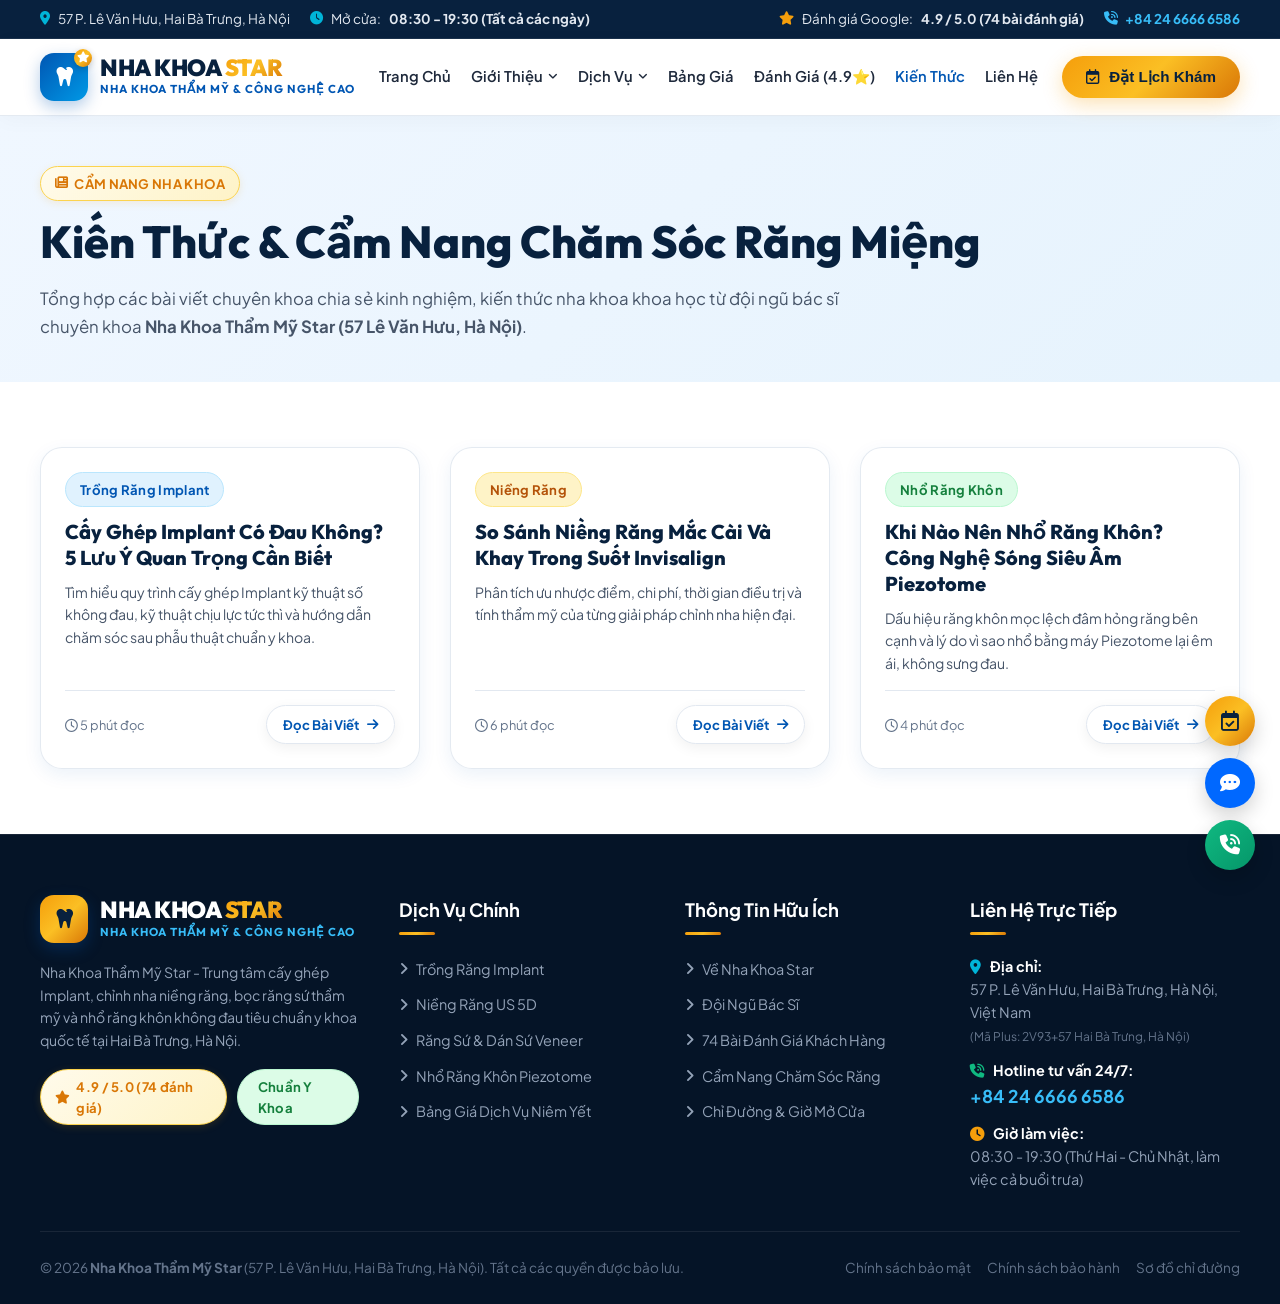
<file: kien-thuc-nha-khoa.html>
<!DOCTYPE html>
<html lang="vi">
<head>
  <meta charset="UTF-8">
  <meta name="viewport" content="width=device-width, initial-scale=1.0">
  <title>Kiến Thức & Cẩm Nang Chăm Sóc Răng Miệng - Nha Khoa Thẩm Mỹ Star</title>
  <meta name="description" content="Tổng hợp cẩm nang kiến thức cấy ghép Implant, niềng răng, bọc răng sứ, nhổ răng khôn từ chuyên gia Nha Khoa Thẩm Mỹ Star 57 Lê Văn Hưu, Hà Nội.">
  <link rel="stylesheet" href="assets/css/style.css">
  <link rel="stylesheet" href="https://cdnjs.cloudflare.com/ajax/libs/font-awesome/6.4.0/css/all.min.css">
  <link rel="icon" type="image/svg+xml" href="data:image/svg+xml,<svg xmlns='http://www.w3.org/2000/svg' viewBox='0 0 100 100'><text y='.9em' font-size='90'>🦷</text></svg>">
</head>
<body>
  
  <!-- Top bar -->
  <div class="topbar">
    <div class="container topbar-content">
      <div style="display: flex; gap: 20px; flex-wrap: wrap;">
        <span class="topbar-item"><i class="fa-solid fa-location-dot" style="color: var(--secondary);"></i> 57 P. Lê Văn Hưu, Hai Bà Trưng, Hà Nội</span>
        <span class="topbar-item"><i class="fa-solid fa-clock" style="color: var(--secondary);"></i> Mở cửa: <b>08:30 - 19:30 (Tất cả các ngày)</b></span>
      </div>
      <div style="display: flex; gap: 20px; align-items: center; flex-wrap: wrap;">
        <span class="topbar-item"><i class="fa-solid fa-star" style="color: var(--star-gold);"></i> Đánh giá Google: <b>4.9 / 5.0 (74 bài đánh giá)</b></span>
        <a href="tel:02466666586" class="topbar-item" style="color: #38bdf8; font-weight: 700;"><i class="fa-solid fa-phone-volume"></i> +84 24 6666 6586</a>
      </div>
    </div>
  </div>

  <!-- Header -->
  <header class="main-header glass-nav">
    <div class="container nav-row">
      <a href="index.html" class="logo-brand">
        <div class="logo-icon-wrap">
          <i class="fa-solid fa-tooth"></i>
          <span class="star-badge-icon"><i class="fa-solid fa-star"></i></span>
        </div>
        <div>
          <div class="logo-text-title">NHA KHOA <span class="star-text">STAR</span></div>
          <div class="logo-text-sub">Nha Khoa Thẩm Mỹ & Công Nghệ Cao</div>
        </div>
      </a>

      <!-- Navigation Links -->
      <ul class="nav-links" id="navLinks">
        <li class="nav-item"><a href="index.html" class="nav-link ">Trang Chủ</a></li>
        <li class="nav-item">
          <a href="gioi-thieu.html" class="nav-link ">Giới Thiệu <i class="fa-solid fa-angle-down" style="font-size: 11px;"></i></a>
          <div class="dropdown-menu">
            <a href="gioi-thieu.html" class="dropdown-item">
              <div class="dropdown-icon"><i class="fa-solid fa-hospital"></i></div>
              <div>Về Nha Khoa Star<br><small style="color: var(--slate-muted); font-weight: 400;">Phòng khám nha khoa thẩm mỹ cao cấp</small></div>
            </a>
            <a href="gioi-thieu.html#co-so-vat-chat" class="dropdown-item">
              <div class="dropdown-icon"><i class="fa-solid fa-microscope"></i></div>
              <div>Cơ sở vật chất & Thiết bị<br><small style="color: var(--slate-muted); font-weight: 400;">Trang thiết bị chuẩn y khoa tại Hà Nội</small></div>
            </a>
            <a href="doi-ngu-bac-si.html" class="dropdown-item">
              <div class="dropdown-icon"><i class="fa-solid fa-user-doctor"></i></div>
              <div>Đội ngũ bác sĩ chuyên khoa<br><small style="color: var(--slate-muted); font-weight: 400;">Chuyên gia Răng Hàm Mặt giàu kinh nghiệm</small></div>
            </a>
          </div>
        </li>
        <li class="nav-item">
          <a href="javascript:void(0);" class="nav-link ">Dịch Vụ <i class="fa-solid fa-angle-down" style="font-size: 11px;"></i></a>
          <div class="dropdown-menu" style="min-width: 320px;">
            <a href="dich-vu-implant.html" class="dropdown-item">
              <div class="dropdown-icon"><i class="fa-solid fa-screwdriver"></i></div>
              <div>Trồng Răng Implant<br><small style="color: var(--slate-muted); font-weight: 400;">Cấy ghép chịu lực tức thì, bền trọn đời</small></div>
            </a>
            <a href="dich-vu-nieng-rang.html" class="dropdown-item">
              <div class="dropdown-icon"><i class="fa-solid fa-arrows-split-up-and-left"></i></div>
              <div>Niềng Răng - Chỉnh Nha<br><small style="color: var(--slate-muted); font-weight: 400;">Công nghệ US 5D, rút ngắn 6 tháng niềng</small></div>
            </a>
            <a href="dich-vu-rang-su.html" class="dropdown-item">
              <div class="dropdown-icon"><i class="fa-solid fa-gem"></i></div>
              <div>Răng Sứ Thẩm Mỹ & Veneer<br><small style="color: var(--slate-muted); font-weight: 400;">Bảo tồn răng thật tối đa, tự nhiên</small></div>
            </a>
            <a href="dich-vu-nho-rang-khon.html" class="dropdown-item">
              <div class="dropdown-icon"><i class="fa-solid fa-bolt-lightning"></i></div>
              <div>Nhổ Răng Khôn Piezotome<br><small style="color: var(--slate-muted); font-weight: 400;">Sóng siêu âm không đau, không sưng</small></div>
            </a>
            <a href="bang-gia.html#tong-quat" class="dropdown-item">
              <div class="dropdown-icon"><i class="fa-solid fa-shield-heart"></i></div>
              <div>Nha Khoa Tổng Quát<br><small style="color: var(--slate-muted); font-weight: 400;">Lấy cao răng, hàn trám, chữa tủy</small></div>
            </a>
          </div>
        </li>
        <li class="nav-item"><a href="bang-gia.html" class="nav-link ">Bảng Giá</a></li>
        <li class="nav-item"><a href="danh-gia-khach-hang.html" class="nav-link ">Đánh Giá (4.9⭐)</a></li>
        <li class="nav-item"><a href="kien-thuc-nha-khoa.html" class="nav-link active">Kiến Thức</a></li>
        <li class="nav-item"><a href="lien-he.html" class="nav-link ">Liên Hệ</a></li>
      </ul>

      <div style="display: flex; align-items: center; gap: 12px;">
        <button class="btn-star-gold btn-open-booking" data-service="Khám tổng quát & Tư vấn">
          <i class="fa-regular fa-calendar-check"></i> Đặt Lịch Khám
        </button>
        <button class="mobile-toggle" id="mobileToggle" aria-label="Mở Menu">
          <i class="fa-solid fa-bars"></i>
        </button>
      </div>
    </div>
  </header>

  <!-- Mobile Drawer Menu -->
  <div class="drawer-overlay" id="drawerOverlay"></div>
  <div class="mobile-drawer" id="mobileDrawer">
    <div class="drawer-header">
      <div class="logo-brand">
        <div class="logo-icon-wrap" style="width: 40px; height: 40px; font-size: 18px;">
          <i class="fa-solid fa-tooth"></i>
        </div>
        <div>
          <div class="logo-text-title" style="font-size: 1.2rem;">NHA KHOA <span class="star-text">STAR</span></div>
          <div class="logo-text-sub" style="font-size: 0.65rem;">57 Lê Văn Hưu, Hà Nội</div>
        </div>
      </div>
      <button class="drawer-close-btn" id="drawerCloseBtn" aria-label="Đóng Menu">&times;</button>
    </div>
    <div class="drawer-body">
      <ul class="drawer-nav-list">
        <li class="drawer-nav-item"><a href="index.html" class="">Trang Chủ <i class="fa-solid fa-house"></i></a></li>
        <li class="drawer-nav-item">
          <a href="gioi-thieu.html" class="">Giới Thiệu <i class="fa-solid fa-circle-info"></i></a>
          <div class="drawer-subnav">
            <a href="gioi-thieu.html"><i class="fa-solid fa-hospital"></i> Về Nha Khoa Star</a>
            <a href="gioi-thieu.html#co-so-vat-chat"><i class="fa-solid fa-microscope"></i> Cơ sở vật chất 57 Lê Văn Hưu</a>
            <a href="doi-ngu-bac-si.html"><i class="fa-solid fa-user-doctor"></i> Đội ngũ bác sĩ chuyên khoa</a>
          </div>
        </li>
        <li class="drawer-nav-item">
          <a href="javascript:void(0);" class="">Dịch Vụ Chuyên Sâu <i class="fa-solid fa-tooth"></i></a>
          <div class="drawer-subnav">
            <a href="dich-vu-implant.html"><i class="fa-solid fa-screwdriver"></i> Trồng Răng Implant Kỹ Thuật Số</a>
            <a href="dich-vu-nieng-rang.html"><i class="fa-solid fa-arrows-split-up-and-left"></i> Niềng Răng US 5D / Invisalign</a>
            <a href="dich-vu-rang-su.html"><i class="fa-solid fa-gem"></i> Răng Sứ Thẩm Mỹ & Veneer Emax</a>
            <a href="dich-vu-nho-rang-khon.html"><i class="fa-solid fa-bolt-lightning"></i> Nhổ Răng Khôn Piezotome</a>
            <a href="bang-gia.html#tong-quat"><i class="fa-solid fa-shield-heart"></i> Nha Khoa Tổng Quát</a>
          </div>
        </li>
        <li class="drawer-nav-item"><a href="bang-gia.html" class="">Bảng Giá Niêm Yết <i class="fa-solid fa-tags"></i></a></li>
        <li class="drawer-nav-item"><a href="danh-gia-khach-hang.html" class="">Đánh Giá 4.9⭐ (74 reviews) <i class="fa-solid fa-star" style="color: var(--star-gold);"></i></a></li>
        <li class="drawer-nav-item"><a href="kien-thuc-nha-khoa.html" class="active">Kiến Thức Nha Khoa <i class="fa-solid fa-newspaper"></i></a></li>
        <li class="drawer-nav-item"><a href="lien-he.html" class="">Liên Hệ & Chỉ Đường <i class="fa-solid fa-location-dot"></i></a></li>
      </ul>
    </div>
    <div class="drawer-footer">
      <div style="font-size: 0.82rem; color: var(--slate-muted); margin-bottom: 12px;">
        <i class="fa-solid fa-phone" style="color: #10b981;"></i> Hotline: <b style="color: var(--navy);">+84 24 6666 6586</b><br>
        <i class="fa-solid fa-location-dot" style="color: var(--primary);"></i> 57 P. Lê Văn Hưu, Hai Bà Trưng, Hà Nội
      </div>
      <button class="btn-star-gold btn-open-booking" style="width: 100%; justify-content: center;" data-service="Tư vấn nhanh">
        <i class="fa-regular fa-calendar-check"></i> Đặt Hẹn Khám Miễn Phí
      </button>
    </div>
  </div>
  
  
  <section style="background: linear-gradient(135deg, #f0f7ff 0%, #e6f3fd 100%); padding: 50px 0 40px 0;">
    <div class="container">
      <div class="badge-pill badge-star" style="margin-bottom: 12px;"><i class="fa-solid fa-newspaper"></i> CẨM NANG NHA KHOA</div>
      <h1 style="font-size: clamp(2rem, 3.5vw, 2.8rem); font-weight: 800; color: var(--navy); margin-bottom: 14px;">
        Kiến Thức & Cẩm Nang Chăm Sóc Răng Miệng
      </h1>
      <p style="font-size: 1.05rem; color: var(--slate-text); max-width: 800px; line-height: 1.7;">
        Tổng hợp các bài viết chuyên khoa chia sẻ kinh nghiệm, kiến thức nha khoa khoa học từ đội ngũ bác sĩ chuyên khoa <b>Nha Khoa Thẩm Mỹ Star (57 Lê Văn Hưu, Hà Nội)</b>.
      </p>
    </div>
  </section>

  <section class="section-py" style="background: #ffffff;">
    <div class="container">
      <div style="display: grid; grid-template-columns: repeat(auto-fit, minmax(320px, 1fr)); gap: 30px;">
        
        <!-- Blog 1 -->
        <div class="glass-card" style="padding: 24px; display: flex; flex-direction: column; justify-content: space-between;">
          <div>
            <span class="badge-pill badge-blue" style="margin-bottom: 12px;">Trồng Răng Implant</span>
            <h3 style="font-size: 1.25rem; font-weight: 800; color: var(--navy); margin-bottom: 10px;">
              <a href="bai-viet-implant.html" style="color: inherit;">Cấy Ghép Implant Có Đau Không? 5 Lưu Ý Quan Trọng Cần Biết</a>
            </h3>
            <p style="font-size: 0.88rem; color: var(--slate-text); line-height: 1.6; margin-bottom: 16px;">
              Tìm hiểu quy trình cấy ghép Implant kỹ thuật số không đau, kỹ thuật chịu lực tức thì và hướng dẫn chăm sóc sau phẫu thuật chuẩn y khoa.
            </p>
          </div>
          <div style="display: flex; justify-content: space-between; align-items: center; border-top: 1px solid var(--border-light); padding-top: 14px;">
            <span style="font-size: 0.8rem; color: var(--slate-muted);"><i class="fa-regular fa-clock"></i> 5 phút đọc</span>
            <a href="bai-viet-implant.html" class="btn-secondary-white" style="font-size: 0.82rem; padding: 8px 16px;">
              Đọc Bài Viết <i class="fa-solid fa-arrow-right"></i>
            </a>
          </div>
        </div>

        <!-- Blog 2 -->
        <div class="glass-card" style="padding: 24px; display: flex; flex-direction: column; justify-content: space-between;">
          <div>
            <span class="badge-pill badge-gold" style="margin-bottom: 12px;">Niềng Răng</span>
            <h3 style="font-size: 1.25rem; font-weight: 800; color: var(--navy); margin-bottom: 10px;">
              <a href="bai-viet-nieng-rang.html" style="color: inherit;">So Sánh Niềng Răng Mắc Cài Và Khay Trong Suốt Invisalign</a>
            </h3>
            <p style="font-size: 0.88rem; color: var(--slate-text); line-height: 1.6; margin-bottom: 16px;">
              Phân tích ưu nhược điểm, chi phí, thời gian điều trị và tính thẩm mỹ của từng giải pháp chỉnh nha hiện đại.
            </p>
          </div>
          <div style="display: flex; justify-content: space-between; align-items: center; border-top: 1px solid var(--border-light); padding-top: 14px;">
            <span style="font-size: 0.8rem; color: var(--slate-muted);"><i class="fa-regular fa-clock"></i> 6 phút đọc</span>
            <a href="bai-viet-nieng-rang.html" class="btn-secondary-white" style="font-size: 0.82rem; padding: 8px 16px;">
              Đọc Bài Viết <i class="fa-solid fa-arrow-right"></i>
            </a>
          </div>
        </div>

        <!-- Blog 3 -->
        <div class="glass-card" style="padding: 24px; display: flex; flex-direction: column; justify-content: space-between;">
          <div>
            <span class="badge-pill badge-green" style="margin-bottom: 12px;">Nhổ Răng Khôn</span>
            <h3 style="font-size: 1.25rem; font-weight: 800; color: var(--navy); margin-bottom: 10px;">
              <a href="bai-viet-rang-khon.html" style="color: inherit;">Khi Nào Nên Nhổ Răng Khôn? Công Nghệ Sóng Siêu Âm Piezotome</a>
            </h3>
            <p style="font-size: 0.88rem; color: var(--slate-text); line-height: 1.6; margin-bottom: 16px;">
              Dấu hiệu răng khôn mọc lệch đâm hỏng răng bên cạnh và lý do vì sao nhổ bằng máy Piezotome lại êm ái, không sưng đau.
            </p>
          </div>
          <div style="display: flex; justify-content: space-between; align-items: center; border-top: 1px solid var(--border-light); padding-top: 14px;">
            <span style="font-size: 0.8rem; color: var(--slate-muted);"><i class="fa-regular fa-clock"></i> 4 phút đọc</span>
            <a href="bai-viet-rang-khon.html" class="btn-secondary-white" style="font-size: 0.82rem; padding: 8px 16px;">
              Đọc Bài Viết <i class="fa-solid fa-arrow-right"></i>
            </a>
          </div>
        </div>

      </div>
    </div>
  </section>

  
  <!-- Footer -->
  <footer class="main-footer">
    <div class="container">
      <div class="footer-grid">
        <div>
          <div class="logo-brand" style="margin-bottom: 18px;">
            <div class="logo-icon-wrap" style="background: var(--star-gold-gradient);">
              <i class="fa-solid fa-tooth" style="color: #08213e;"></i>
            </div>
            <div>
              <div class="logo-text-title" style="color: #ffffff;">NHA KHOA <span class="star-text" style="background: var(--star-gold-gradient); -webkit-background-clip: text; -webkit-text-fill-color: transparent;">STAR</span></div>
              <div class="logo-text-sub" style="color: #38bdf8;">Nha Khoa Thẩm Mỹ & Công Nghệ Cao</div>
            </div>
          </div>
          <p style="font-size: 0.88rem; line-height: 1.6; color: #94a3b8; margin-bottom: 18px;">
            Nha Khoa Thẩm Mỹ Star - Trung tâm cấy ghép Implant, chỉnh nha niềng răng, bọc răng sứ thẩm mỹ và nhổ răng khôn không đau tiêu chuẩn y khoa quốc tế tại Hai Bà Trưng, Hà Nội.
          </p>
          <div style="display: flex; gap: 10px;">
            <div class="badge-pill badge-star"><i class="fa-solid fa-star"></i> 4.9 / 5.0 (74 đánh giá)</div>
            <div class="badge-pill badge-green"><i class="fa-solid fa-shield-check"></i> Chuẩn Y Khoa</div>
          </div>
        </div>

        <div>
          <div class="footer-title">Dịch Vụ Chính</div>
          <ul class="footer-links">
            <li><a href="dich-vu-implant.html"><i class="fa-solid fa-angle-right"></i> Trồng Răng Implant</a></li>
            <li><a href="dich-vu-nieng-rang.html"><i class="fa-solid fa-angle-right"></i> Niềng Răng US 5D</a></li>
            <li><a href="dich-vu-rang-su.html"><i class="fa-solid fa-angle-right"></i> Răng Sứ & Dán Sứ Veneer</a></li>
            <li><a href="dich-vu-nho-rang-khon.html"><i class="fa-solid fa-angle-right"></i> Nhổ Răng Khôn Piezotome</a></li>
            <li><a href="bang-gia.html"><i class="fa-solid fa-angle-right"></i> Bảng Giá Dịch Vụ Niêm Yết</a></li>
          </ul>
        </div>

        <div>
          <div class="footer-title">Thông Tin Hữu Ích</div>
          <ul class="footer-links">
            <li><a href="gioi-thieu.html"><i class="fa-solid fa-angle-right"></i> Về Nha Khoa Star</a></li>
            <li><a href="doi-ngu-bac-si.html"><i class="fa-solid fa-angle-right"></i> Đội Ngũ Bác Sĩ</a></li>
            <li><a href="danh-gia-khach-hang.html"><i class="fa-solid fa-angle-right"></i> 74 Bài Đánh Giá Khách Hàng</a></li>
            <li><a href="kien-thuc-nha-khoa.html"><i class="fa-solid fa-angle-right"></i> Cẩm Nang Chăm Sóc Răng</a></li>
            <li><a href="lien-he.html"><i class="fa-solid fa-angle-right"></i> Chỉ Đường & Giờ Mở Cửa</a></li>
          </ul>
        </div>

        <div>
          <div class="footer-title">Liên Hệ Trực Tiếp</div>
          <div style="display: flex; flex-direction: column; gap: 12px; font-size: 0.9rem; color: #94a3b8;">
            <div>
              <strong style="color: #fff;"><i class="fa-solid fa-location-dot" style="color: var(--secondary); margin-right: 6px;"></i> Địa chỉ:</strong><br>
              57 P. Lê Văn Hưu, Hai Bà Trưng, Hà Nội, Việt Nam<br>
              <small style="color: #64748b;">(Mã Plus: 2V93+57 Hai Bà Trưng, Hà Nội)</small>
            </div>
            <div>
              <strong style="color: #fff;"><i class="fa-solid fa-phone-volume" style="color: #10b981; margin-right: 6px;"></i> Hotline tư vấn 24/7:</strong><br>
              <a href="tel:02466666586" style="color: #38bdf8; font-weight: 700; font-size: 1.1rem;">+84 24 6666 6586</a>
            </div>
            <div>
              <strong style="color: #fff;"><i class="fa-solid fa-clock" style="color: var(--star-gold); margin-right: 6px;"></i> Giờ làm việc:</strong><br>
              08:30 - 19:30 (Thứ Hai - Chủ Nhật, làm việc cả buổi trưa)
            </div>
          </div>
        </div>
      </div>

      <div class="footer-bottom">
        <div>© 2026 <b>Nha Khoa Thẩm Mỹ Star</b> (57 P. Lê Văn Hưu, Hai Bà Trưng, Hà Nội). Tất cả các quyền được bảo lưu.</div>
        <div style="display: flex; gap: 16px;">
          <a href="gioi-thieu.html" style="color: #64748b;">Chính sách bảo mật</a>
          <a href="bang-gia.html" style="color: #64748b;">Chính sách bảo hành</a>
          <a href="lien-he.html" style="color: #64748b;">Sơ đồ chỉ đường</a>
        </div>
      </div>
    </div>
  </footer>

  <!-- Mobile Sticky Bottom Action Bar -->
  <div class="mobile-bottom-bar">
    <a href="tel:02466666586" class="bottom-bar-item highlight-call">
      <i class="fa-solid fa-phone-volume"></i>
      <span>Gọi Điện</span>
    </a>
    <a href="dich-vu-implant.html" class="bottom-bar-item">
      <i class="fa-solid fa-tooth"></i>
      <span>Dịch Vụ</span>
    </a>
    <a href="javascript:void(0);" class="bottom-bar-item highlight-book btn-open-booking" data-service="Đặt hẹn trên di động">
      <i class="fa-regular fa-calendar-check" style="font-size: 16px;"></i>
      <span style="font-weight: 800;">Đặt Lịch</span>
    </a>
    <a href="danh-gia-khach-hang.html" class="bottom-bar-item">
      <i class="fa-solid fa-star" style="color: var(--star-gold);"></i>
      <span>Đánh Giá</span>
    </a>
    <a href="lien-he.html" class="bottom-bar-item">
      <i class="fa-solid fa-location-dot"></i>
      <span>Chỉ Đường</span>
    </a>
  </div>

  <!-- Floating Desktop Action Buttons -->
  <div class="float-widgets-container">
    <button class="float-btn float-btn-booking btn-open-booking" data-service="Đặt hẹn nhanh" title="Đặt Lịch Hẹn Khám">
      <i class="fa-regular fa-calendar-check"></i>
    </button>
    <a href="https://zalo.me" target="_blank" rel="noopener" class="float-btn float-btn-zalo" title="Chat Zalo Tư Vấn">
      <i class="fa-solid fa-comment-dots"></i>
    </a>
    <button class="float-btn float-btn-phone" title="Gọi Hotline: +84 24 6666 6586">
      <i class="fa-solid fa-phone-volume"></i>
    </button>
  </div>

  <!-- Booking Modal -->
  <div class="modal-overlay" id="bookingModal">
    <div class="modal-box">
      <button class="modal-close-btn" id="closeModalBtn">&times;</button>
      <div style="display: flex; align-items: center; gap: 10px; margin-bottom: 16px;">
        <div class="badge-pill badge-star"><i class="fa-solid fa-star"></i> Nha Khoa Thẩm Mỹ Star</div>
      </div>
      <h3 style="font-size: 1.5rem; font-weight: 800; color: var(--navy); margin-bottom: 6px;">Đặt Lịch Khám & Tư Vấn</h3>
      <p style="font-size: 0.88rem; color: var(--slate-muted); margin-bottom: 20px;">
        Địa chỉ: <b>57 P. Lê Văn Hưu, Hai Bà Trưng, Hà Nội</b>. Miễn phí 100% chi phí chụp phim CT Conebeam 3D & thăm khám trực tiếp.
      </p>

      <form id="bookingForm">
        <div class="form-group">
          <label class="form-label">Họ và tên quý khách (*)</label>
          <input type="text" id="bookingName" class="form-control" placeholder="Ví dụ: Nguyễn Văn An" required>
        </div>

        <div class="form-group">
          <label class="form-label">Số điện thoại liên hệ (*)</label>
          <input type="tel" id="bookingPhone" class="form-control" placeholder="Ví dụ: 0912 345 678" required>
        </div>

        <div class="form-group">
          <label class="form-label">Dịch vụ quý khách quan tâm</label>
          <select id="bookingService" class="form-control">
            <option value="Trồng răng Implant kỹ thuật số">Trồng răng Implant kỹ thuật số</option>
            <option value="Niềng răng - Chỉnh nha US 5D">Niềng răng - Chỉnh nha US 5D</option>
            <option value="Răng sứ thẩm mỹ & Dán sứ Veneer">Răng sứ thẩm mỹ & Dán sứ Veneer</option>
            <option value="Nhổ răng khôn sóng siêu âm Piezotome">Nhổ răng khôn sóng siêu âm Piezotome</option>
            <option value="Khám tổng quát & Lấy cao răng">Khám tổng quát & Lấy cao răng</option>
            <option value="Tư vấn thẩm mỹ nụ cười Star">Tư vấn thẩm mỹ nụ cười Star</option>
          </select>
        </div>

        <div class="form-group">
          <label class="form-label">Ngày dự kiến đến khám</label>
          <input type="date" id="bookingDate" class="form-control" value="2026-09-29">
        </div>

        <button type="submit" class="btn-star-gold" style="width: 100%; justify-content: center; padding: 14px; font-size: 1rem; margin-top: 10px;">
          <i class="fa-solid fa-paper-plane"></i> XÁC NHẬN ĐẶT LỊCH HẸN
        </button>
      </form>
    </div>
  </div>
  
  <script src="assets/js/main.js"></script>
</body>
</html>
</file>
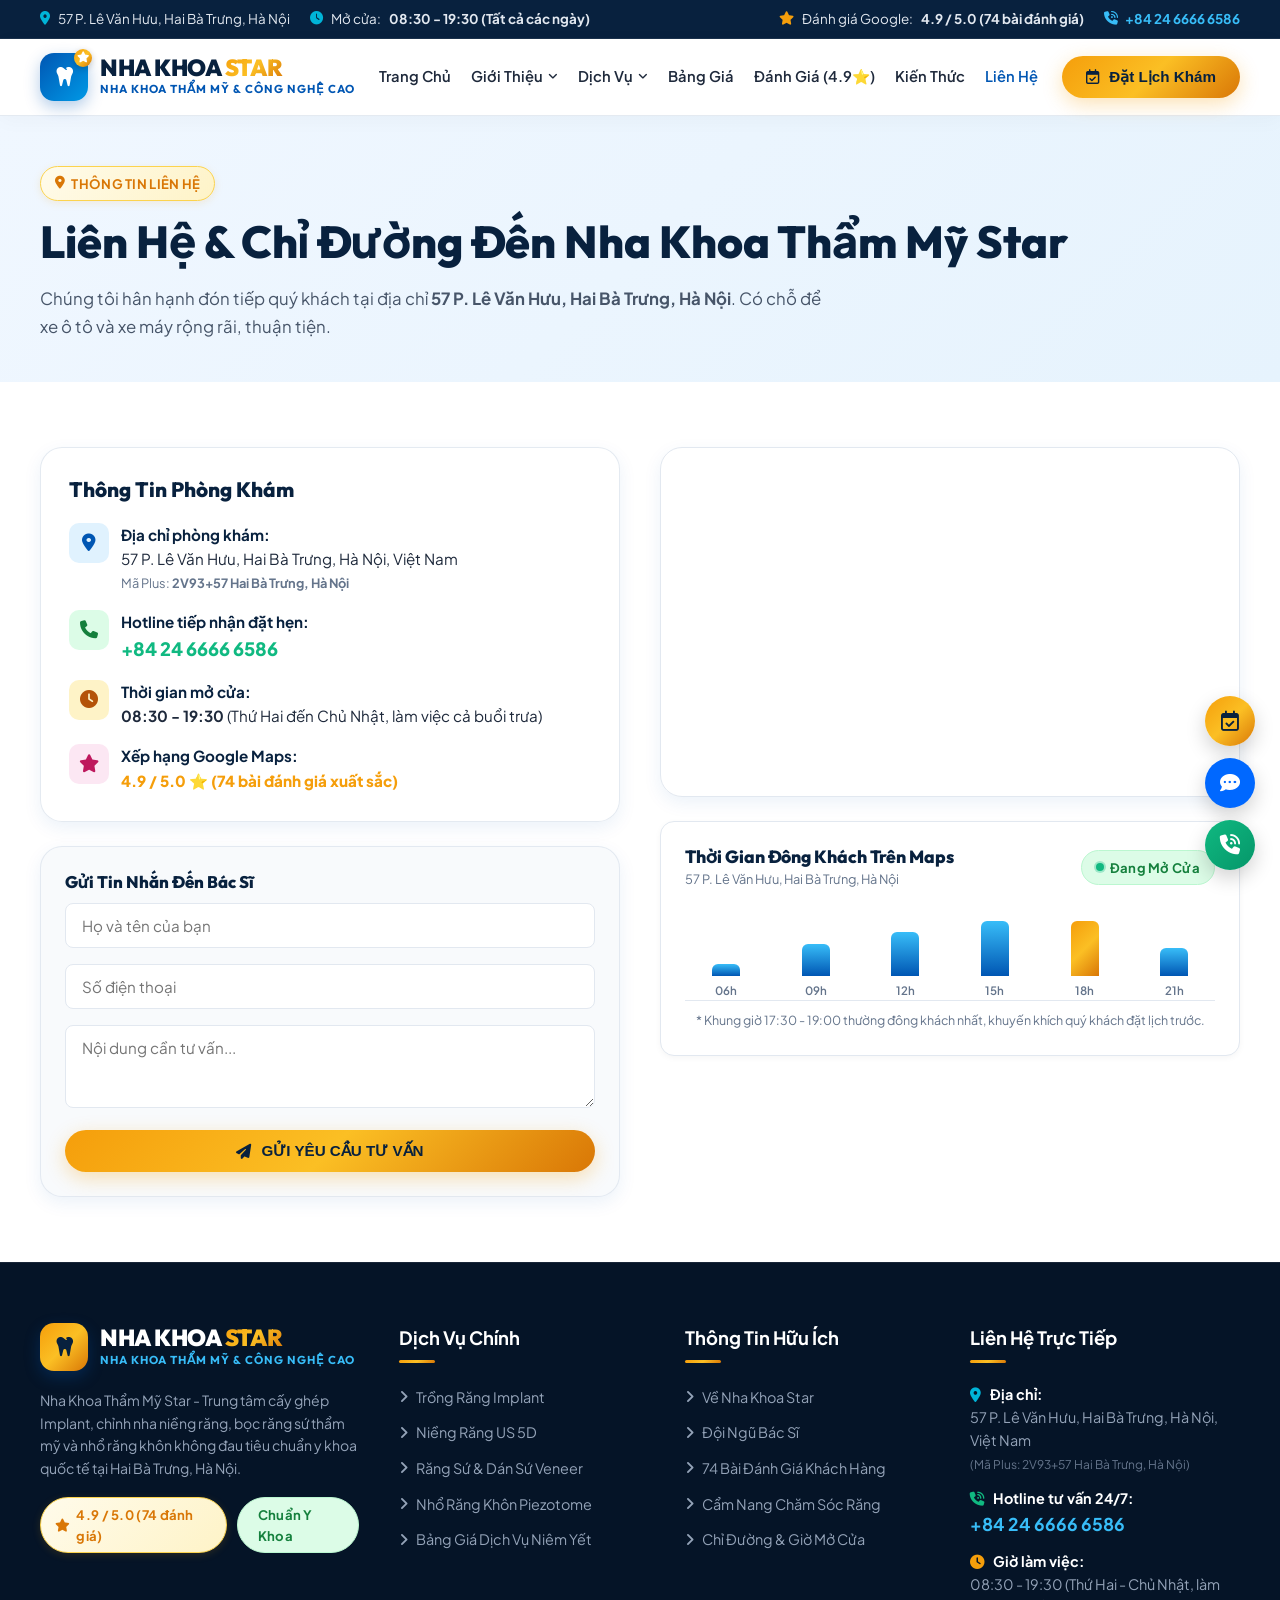
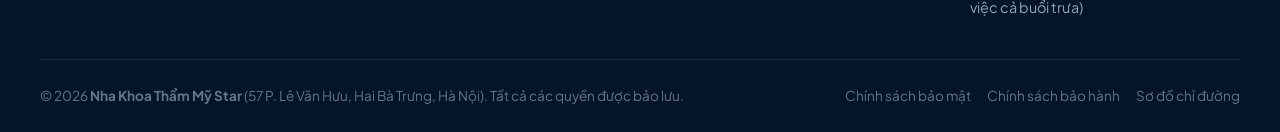
<file: lien-he.html>
<!DOCTYPE html>
<html lang="vi">
<head>
  <meta charset="UTF-8">
  <meta name="viewport" content="width=device-width, initial-scale=1.0">
  <title>Liên Hệ & Chỉ Đường Đến Nha Khoa Thẩm Mỹ Star - 57 Lê Văn Hưu, Hà Nội</title>
  <meta name="description" content="Địa chỉ và bản đồ chỉ đường đến Nha Khoa Thẩm Mỹ Star tại 57 P. Lê Văn Hưu, Hai Bà Trưng, Hà Nội. Hotline: +84 24 6666 6586. Giờ mở cửa: 08:30 - 19:30.">
  <link rel="stylesheet" href="assets/css/style.css">
  <link rel="stylesheet" href="https://cdnjs.cloudflare.com/ajax/libs/font-awesome/6.4.0/css/all.min.css">
  <link rel="icon" type="image/svg+xml" href="data:image/svg+xml,<svg xmlns='http://www.w3.org/2000/svg' viewBox='0 0 100 100'><text y='.9em' font-size='90'>🦷</text></svg>">
</head>
<body>
  
  <!-- Top bar -->
  <div class="topbar">
    <div class="container topbar-content">
      <div style="display: flex; gap: 20px; flex-wrap: wrap;">
        <span class="topbar-item"><i class="fa-solid fa-location-dot" style="color: var(--secondary);"></i> 57 P. Lê Văn Hưu, Hai Bà Trưng, Hà Nội</span>
        <span class="topbar-item"><i class="fa-solid fa-clock" style="color: var(--secondary);"></i> Mở cửa: <b>08:30 - 19:30 (Tất cả các ngày)</b></span>
      </div>
      <div style="display: flex; gap: 20px; align-items: center; flex-wrap: wrap;">
        <span class="topbar-item"><i class="fa-solid fa-star" style="color: var(--star-gold);"></i> Đánh giá Google: <b>4.9 / 5.0 (74 bài đánh giá)</b></span>
        <a href="tel:02466666586" class="topbar-item" style="color: #38bdf8; font-weight: 700;"><i class="fa-solid fa-phone-volume"></i> +84 24 6666 6586</a>
      </div>
    </div>
  </div>

  <!-- Header -->
  <header class="main-header glass-nav">
    <div class="container nav-row">
      <a href="index.html" class="logo-brand">
        <div class="logo-icon-wrap">
          <i class="fa-solid fa-tooth"></i>
          <span class="star-badge-icon"><i class="fa-solid fa-star"></i></span>
        </div>
        <div>
          <div class="logo-text-title">NHA KHOA <span class="star-text">STAR</span></div>
          <div class="logo-text-sub">Nha Khoa Thẩm Mỹ & Công Nghệ Cao</div>
        </div>
      </a>

      <!-- Navigation Links -->
      <ul class="nav-links" id="navLinks">
        <li class="nav-item"><a href="index.html" class="nav-link ">Trang Chủ</a></li>
        <li class="nav-item">
          <a href="gioi-thieu.html" class="nav-link ">Giới Thiệu <i class="fa-solid fa-angle-down" style="font-size: 11px;"></i></a>
          <div class="dropdown-menu">
            <a href="gioi-thieu.html" class="dropdown-item">
              <div class="dropdown-icon"><i class="fa-solid fa-hospital"></i></div>
              <div>Về Nha Khoa Star<br><small style="color: var(--slate-muted); font-weight: 400;">Phòng khám nha khoa thẩm mỹ cao cấp</small></div>
            </a>
            <a href="gioi-thieu.html#co-so-vat-chat" class="dropdown-item">
              <div class="dropdown-icon"><i class="fa-solid fa-microscope"></i></div>
              <div>Cơ sở vật chất & Thiết bị<br><small style="color: var(--slate-muted); font-weight: 400;">Trang thiết bị chuẩn y khoa tại Hà Nội</small></div>
            </a>
            <a href="doi-ngu-bac-si.html" class="dropdown-item">
              <div class="dropdown-icon"><i class="fa-solid fa-user-doctor"></i></div>
              <div>Đội ngũ bác sĩ chuyên khoa<br><small style="color: var(--slate-muted); font-weight: 400;">Chuyên gia Răng Hàm Mặt giàu kinh nghiệm</small></div>
            </a>
          </div>
        </li>
        <li class="nav-item">
          <a href="javascript:void(0);" class="nav-link ">Dịch Vụ <i class="fa-solid fa-angle-down" style="font-size: 11px;"></i></a>
          <div class="dropdown-menu" style="min-width: 320px;">
            <a href="dich-vu-implant.html" class="dropdown-item">
              <div class="dropdown-icon"><i class="fa-solid fa-screwdriver"></i></div>
              <div>Trồng Răng Implant<br><small style="color: var(--slate-muted); font-weight: 400;">Cấy ghép chịu lực tức thì, bền trọn đời</small></div>
            </a>
            <a href="dich-vu-nieng-rang.html" class="dropdown-item">
              <div class="dropdown-icon"><i class="fa-solid fa-arrows-split-up-and-left"></i></div>
              <div>Niềng Răng - Chỉnh Nha<br><small style="color: var(--slate-muted); font-weight: 400;">Công nghệ US 5D, rút ngắn 6 tháng niềng</small></div>
            </a>
            <a href="dich-vu-rang-su.html" class="dropdown-item">
              <div class="dropdown-icon"><i class="fa-solid fa-gem"></i></div>
              <div>Răng Sứ Thẩm Mỹ & Veneer<br><small style="color: var(--slate-muted); font-weight: 400;">Bảo tồn răng thật tối đa, tự nhiên</small></div>
            </a>
            <a href="dich-vu-nho-rang-khon.html" class="dropdown-item">
              <div class="dropdown-icon"><i class="fa-solid fa-bolt-lightning"></i></div>
              <div>Nhổ Răng Khôn Piezotome<br><small style="color: var(--slate-muted); font-weight: 400;">Sóng siêu âm không đau, không sưng</small></div>
            </a>
            <a href="bang-gia.html#tong-quat" class="dropdown-item">
              <div class="dropdown-icon"><i class="fa-solid fa-shield-heart"></i></div>
              <div>Nha Khoa Tổng Quát<br><small style="color: var(--slate-muted); font-weight: 400;">Lấy cao răng, hàn trám, chữa tủy</small></div>
            </a>
          </div>
        </li>
        <li class="nav-item"><a href="bang-gia.html" class="nav-link ">Bảng Giá</a></li>
        <li class="nav-item"><a href="danh-gia-khach-hang.html" class="nav-link ">Đánh Giá (4.9⭐)</a></li>
        <li class="nav-item"><a href="kien-thuc-nha-khoa.html" class="nav-link ">Kiến Thức</a></li>
        <li class="nav-item"><a href="lien-he.html" class="nav-link active">Liên Hệ</a></li>
      </ul>

      <div style="display: flex; align-items: center; gap: 12px;">
        <button class="btn-star-gold btn-open-booking" data-service="Khám tổng quát & Tư vấn">
          <i class="fa-regular fa-calendar-check"></i> Đặt Lịch Khám
        </button>
        <button class="mobile-toggle" id="mobileToggle" aria-label="Mở Menu">
          <i class="fa-solid fa-bars"></i>
        </button>
      </div>
    </div>
  </header>

  <!-- Mobile Drawer Menu -->
  <div class="drawer-overlay" id="drawerOverlay"></div>
  <div class="mobile-drawer" id="mobileDrawer">
    <div class="drawer-header">
      <div class="logo-brand">
        <div class="logo-icon-wrap" style="width: 40px; height: 40px; font-size: 18px;">
          <i class="fa-solid fa-tooth"></i>
        </div>
        <div>
          <div class="logo-text-title" style="font-size: 1.2rem;">NHA KHOA <span class="star-text">STAR</span></div>
          <div class="logo-text-sub" style="font-size: 0.65rem;">57 Lê Văn Hưu, Hà Nội</div>
        </div>
      </div>
      <button class="drawer-close-btn" id="drawerCloseBtn" aria-label="Đóng Menu">&times;</button>
    </div>
    <div class="drawer-body">
      <ul class="drawer-nav-list">
        <li class="drawer-nav-item"><a href="index.html" class="">Trang Chủ <i class="fa-solid fa-house"></i></a></li>
        <li class="drawer-nav-item">
          <a href="gioi-thieu.html" class="">Giới Thiệu <i class="fa-solid fa-circle-info"></i></a>
          <div class="drawer-subnav">
            <a href="gioi-thieu.html"><i class="fa-solid fa-hospital"></i> Về Nha Khoa Star</a>
            <a href="gioi-thieu.html#co-so-vat-chat"><i class="fa-solid fa-microscope"></i> Cơ sở vật chất 57 Lê Văn Hưu</a>
            <a href="doi-ngu-bac-si.html"><i class="fa-solid fa-user-doctor"></i> Đội ngũ bác sĩ chuyên khoa</a>
          </div>
        </li>
        <li class="drawer-nav-item">
          <a href="javascript:void(0);" class="">Dịch Vụ Chuyên Sâu <i class="fa-solid fa-tooth"></i></a>
          <div class="drawer-subnav">
            <a href="dich-vu-implant.html"><i class="fa-solid fa-screwdriver"></i> Trồng Răng Implant Kỹ Thuật Số</a>
            <a href="dich-vu-nieng-rang.html"><i class="fa-solid fa-arrows-split-up-and-left"></i> Niềng Răng US 5D / Invisalign</a>
            <a href="dich-vu-rang-su.html"><i class="fa-solid fa-gem"></i> Răng Sứ Thẩm Mỹ & Veneer Emax</a>
            <a href="dich-vu-nho-rang-khon.html"><i class="fa-solid fa-bolt-lightning"></i> Nhổ Răng Khôn Piezotome</a>
            <a href="bang-gia.html#tong-quat"><i class="fa-solid fa-shield-heart"></i> Nha Khoa Tổng Quát</a>
          </div>
        </li>
        <li class="drawer-nav-item"><a href="bang-gia.html" class="">Bảng Giá Niêm Yết <i class="fa-solid fa-tags"></i></a></li>
        <li class="drawer-nav-item"><a href="danh-gia-khach-hang.html" class="">Đánh Giá 4.9⭐ (74 reviews) <i class="fa-solid fa-star" style="color: var(--star-gold);"></i></a></li>
        <li class="drawer-nav-item"><a href="kien-thuc-nha-khoa.html" class="">Kiến Thức Nha Khoa <i class="fa-solid fa-newspaper"></i></a></li>
        <li class="drawer-nav-item"><a href="lien-he.html" class="active">Liên Hệ & Chỉ Đường <i class="fa-solid fa-location-dot"></i></a></li>
      </ul>
    </div>
    <div class="drawer-footer">
      <div style="font-size: 0.82rem; color: var(--slate-muted); margin-bottom: 12px;">
        <i class="fa-solid fa-phone" style="color: #10b981;"></i> Hotline: <b style="color: var(--navy);">+84 24 6666 6586</b><br>
        <i class="fa-solid fa-location-dot" style="color: var(--primary);"></i> 57 P. Lê Văn Hưu, Hai Bà Trưng, Hà Nội
      </div>
      <button class="btn-star-gold btn-open-booking" style="width: 100%; justify-content: center;" data-service="Tư vấn nhanh">
        <i class="fa-regular fa-calendar-check"></i> Đặt Hẹn Khám Miễn Phí
      </button>
    </div>
  </div>
  
  
  <section style="background: linear-gradient(135deg, #f0f7ff 0%, #e6f3fd 100%); padding: 50px 0 40px 0;">
    <div class="container">
      <div class="badge-pill badge-star" style="margin-bottom: 12px;"><i class="fa-solid fa-location-dot"></i> THÔNG TIN LIÊN HỆ</div>
      <h1 style="font-size: clamp(2rem, 3.5vw, 2.8rem); font-weight: 800; color: var(--navy); margin-bottom: 14px;">
        Liên Hệ & Chỉ Đường Đến Nha Khoa Thẩm Mỹ Star
      </h1>
      <p style="font-size: 1.05rem; color: var(--slate-text); max-width: 800px; line-height: 1.7;">
        Chúng tôi hân hạnh đón tiếp quý khách tại địa chỉ <b>57 P. Lê Văn Hưu, Hai Bà Trưng, Hà Nội</b>. Có chỗ để xe ô tô và xe máy rộng rãi, thuận tiện.
      </p>
    </div>
  </section>

  <section class="section-py" style="background: #ffffff;">
    <div class="container">
      <div style="display: grid; grid-template-columns: repeat(auto-fit, minmax(320px, 1fr)); gap: 40px;">
        
        <!-- Left Contact Info -->
        <div>
          <div class="glass-card" style="padding: 28px; margin-bottom: 24px;">
            <h3 style="font-size: 1.3rem; font-weight: 800; color: var(--navy); margin-bottom: 20px;">
              Thông Tin Phòng Khám
            </h3>

            <div style="display: flex; flex-direction: column; gap: 16px; font-size: 0.95rem;">
              <div style="display: flex; gap: 12px; align-items: flex-start;">
                <div style="width: 40px; height: 40px; border-radius: 10px; background: #e0f2fe; color: var(--primary); display: flex; align-items: center; justify-content: center; flex-shrink: 0; font-size: 18px;">
                  <i class="fa-solid fa-location-dot"></i>
                </div>
                <div>
                  <strong style="color: var(--navy); display: block;">Địa chỉ phòng khám:</strong>
                  <span style="color: var(--slate-dark);">57 P. Lê Văn Hưu, Hai Bà Trưng, Hà Nội, Việt Nam</span>
                  <div style="font-size: 0.8rem; color: var(--slate-muted); margin-top: 2px;">Mã Plus: <b>2V93+57 Hai Bà Trưng, Hà Nội</b></div>
                </div>
              </div>

              <div style="display: flex; gap: 12px; align-items: flex-start;">
                <div style="width: 40px; height: 40px; border-radius: 10px; background: #dcfce7; color: #15803d; display: flex; align-items: center; justify-content: center; flex-shrink: 0; font-size: 18px;">
                  <i class="fa-solid fa-phone"></i>
                </div>
                <div>
                  <strong style="color: var(--navy); display: block;">Hotline tiếp nhận đặt hẹn:</strong>
                  <a href="tel:02466666586" style="color: #10b981; font-weight: 800; font-size: 1.15rem;">+84 24 6666 6586</a>
                </div>
              </div>

              <div style="display: flex; gap: 12px; align-items: flex-start;">
                <div style="width: 40px; height: 40px; border-radius: 10px; background: #fef3c7; color: #b45309; display: flex; align-items: center; justify-content: center; flex-shrink: 0; font-size: 18px;">
                  <i class="fa-solid fa-clock"></i>
                </div>
                <div>
                  <strong style="color: var(--navy); display: block;">Thời gian mở cửa:</strong>
                  <span style="color: var(--slate-dark);"><b>08:30 - 19:30</b> (Thứ Hai đến Chủ Nhật, làm việc cả buổi trưa)</span>
                </div>
              </div>

              <div style="display: flex; gap: 12px; align-items: flex-start;">
                <div style="width: 40px; height: 40px; border-radius: 10px; background: #fce7f3; color: #be185d; display: flex; align-items: center; justify-content: center; flex-shrink: 0; font-size: 18px;">
                  <i class="fa-solid fa-star"></i>
                </div>
                <div>
                  <strong style="color: var(--navy); display: block;">Xếp hạng Google Maps:</strong>
                  <span style="color: var(--star-gold); font-weight: 800;">4.9 / 5.0 ⭐ (74 bài đánh giá xuất sắc)</span>
                </div>
              </div>
            </div>
          </div>

          <!-- Quick booking message -->
          <div class="glass-card" style="padding: 24px; background: #f8fafc;">
            <h4 style="font-size: 1.05rem; font-weight: 800; color: var(--navy); margin-bottom: 10px;">Gửi Tin Nhắn Đến Bác Sĩ</h4>
            <form onsubmit="event.preventDefault(); showToast('Đã gửi tin nhắn! Bác sĩ Star Dental sẽ phản hồi trong ít phút.', 'success'); this.reset();">
              <div class="form-group">
                <input type="text" class="form-control" placeholder="Họ và tên của bạn" required>
              </div>
              <div class="form-group">
                <input type="tel" class="form-control" placeholder="Số điện thoại" required>
              </div>
              <div class="form-group">
                <textarea class="form-control" rows="3" placeholder="Nội dung cần tư vấn..." required></textarea>
              </div>
              <button type="submit" class="btn-star-gold" style="width: 100%; justify-content: center;">
                <i class="fa-solid fa-paper-plane"></i> GỬI YÊU CẦU TƯ VẤN
              </button>
            </form>
          </div>
        </div>

        <!-- Right: Map embed & Busy hours -->
        <div>
          <div style="border-radius: var(--radius-lg); overflow: hidden; box-shadow: var(--shadow-md); border: 1px solid var(--border-light); height: 350px; margin-bottom: 24px;">
            <iframe 
              src="https://maps.google.com/maps?q=57%20Le%20Van%20Huu%20Hai%20Ba%20Trung%20Ha%20Noi&t=&z=16&ie=UTF8&iwloc=&output=embed" 
              width="100%" 
              height="100%" 
              style="border:0;" 
              allowfullscreen="" 
              loading="lazy" 
              referrerpolicy="no-referrer-when-downgrade">
            </iframe>
          </div>

          <div class="busy-hours-card">
            <div style="display: flex; justify-content: space-between; align-items: center; margin-bottom: 12px;">
              <div>
                <h4 style="font-size: 1.1rem; font-weight: 800; color: var(--navy);">Thời Gian Đông Khách Trên Maps</h4>
                <p style="font-size: 0.8rem; color: var(--slate-muted);">57 P. Lê Văn Hưu, Hai Bà Trưng, Hà Nội</p>
              </div>
              <div class="badge-pill badge-green"><span class="status-dot-active"></span> Đang Mở Cửa</div>
            </div>

            <!-- Hourly Bars for Tuesday / General -->
            <div class="hours-chart-container" style="height: 100px;">
              <div class="hour-col"><div class="hour-bar" style="height: 15%;"></div><span class="hour-label">06h</span></div>
              <div class="hour-col"><div class="hour-bar" style="height: 40%;"></div><span class="hour-label">09h</span></div>
              <div class="hour-col"><div class="hour-bar" style="height: 55%;"></div><span class="hour-label">12h</span></div>
              <div class="hour-col"><div class="hour-bar" style="height: 80%;"></div><span class="hour-label">15h</span></div>
              <div class="hour-col"><div class="hour-bar peak" style="height: 90%;"></div><span class="hour-label">18h</span></div>
              <div class="hour-col"><div class="hour-bar" style="height: 35%;"></div><span class="hour-label">21h</span></div>
            </div>
            <div style="margin-top: 10px; font-size: 0.78rem; color: var(--slate-muted); text-align: center;">
              * Khung giờ 17:30 - 19:00 thường đông khách nhất, khuyến khích quý khách đặt lịch trước.
            </div>
          </div>
        </div>

      </div>
    </div>
  </section>

  
  <!-- Footer -->
  <footer class="main-footer">
    <div class="container">
      <div class="footer-grid">
        <div>
          <div class="logo-brand" style="margin-bottom: 18px;">
            <div class="logo-icon-wrap" style="background: var(--star-gold-gradient);">
              <i class="fa-solid fa-tooth" style="color: #08213e;"></i>
            </div>
            <div>
              <div class="logo-text-title" style="color: #ffffff;">NHA KHOA <span class="star-text" style="background: var(--star-gold-gradient); -webkit-background-clip: text; -webkit-text-fill-color: transparent;">STAR</span></div>
              <div class="logo-text-sub" style="color: #38bdf8;">Nha Khoa Thẩm Mỹ & Công Nghệ Cao</div>
            </div>
          </div>
          <p style="font-size: 0.88rem; line-height: 1.6; color: #94a3b8; margin-bottom: 18px;">
            Nha Khoa Thẩm Mỹ Star - Trung tâm cấy ghép Implant, chỉnh nha niềng răng, bọc răng sứ thẩm mỹ và nhổ răng khôn không đau tiêu chuẩn y khoa quốc tế tại Hai Bà Trưng, Hà Nội.
          </p>
          <div style="display: flex; gap: 10px;">
            <div class="badge-pill badge-star"><i class="fa-solid fa-star"></i> 4.9 / 5.0 (74 đánh giá)</div>
            <div class="badge-pill badge-green"><i class="fa-solid fa-shield-check"></i> Chuẩn Y Khoa</div>
          </div>
        </div>

        <div>
          <div class="footer-title">Dịch Vụ Chính</div>
          <ul class="footer-links">
            <li><a href="dich-vu-implant.html"><i class="fa-solid fa-angle-right"></i> Trồng Răng Implant</a></li>
            <li><a href="dich-vu-nieng-rang.html"><i class="fa-solid fa-angle-right"></i> Niềng Răng US 5D</a></li>
            <li><a href="dich-vu-rang-su.html"><i class="fa-solid fa-angle-right"></i> Răng Sứ & Dán Sứ Veneer</a></li>
            <li><a href="dich-vu-nho-rang-khon.html"><i class="fa-solid fa-angle-right"></i> Nhổ Răng Khôn Piezotome</a></li>
            <li><a href="bang-gia.html"><i class="fa-solid fa-angle-right"></i> Bảng Giá Dịch Vụ Niêm Yết</a></li>
          </ul>
        </div>

        <div>
          <div class="footer-title">Thông Tin Hữu Ích</div>
          <ul class="footer-links">
            <li><a href="gioi-thieu.html"><i class="fa-solid fa-angle-right"></i> Về Nha Khoa Star</a></li>
            <li><a href="doi-ngu-bac-si.html"><i class="fa-solid fa-angle-right"></i> Đội Ngũ Bác Sĩ</a></li>
            <li><a href="danh-gia-khach-hang.html"><i class="fa-solid fa-angle-right"></i> 74 Bài Đánh Giá Khách Hàng</a></li>
            <li><a href="kien-thuc-nha-khoa.html"><i class="fa-solid fa-angle-right"></i> Cẩm Nang Chăm Sóc Răng</a></li>
            <li><a href="lien-he.html"><i class="fa-solid fa-angle-right"></i> Chỉ Đường & Giờ Mở Cửa</a></li>
          </ul>
        </div>

        <div>
          <div class="footer-title">Liên Hệ Trực Tiếp</div>
          <div style="display: flex; flex-direction: column; gap: 12px; font-size: 0.9rem; color: #94a3b8;">
            <div>
              <strong style="color: #fff;"><i class="fa-solid fa-location-dot" style="color: var(--secondary); margin-right: 6px;"></i> Địa chỉ:</strong><br>
              57 P. Lê Văn Hưu, Hai Bà Trưng, Hà Nội, Việt Nam<br>
              <small style="color: #64748b;">(Mã Plus: 2V93+57 Hai Bà Trưng, Hà Nội)</small>
            </div>
            <div>
              <strong style="color: #fff;"><i class="fa-solid fa-phone-volume" style="color: #10b981; margin-right: 6px;"></i> Hotline tư vấn 24/7:</strong><br>
              <a href="tel:02466666586" style="color: #38bdf8; font-weight: 700; font-size: 1.1rem;">+84 24 6666 6586</a>
            </div>
            <div>
              <strong style="color: #fff;"><i class="fa-solid fa-clock" style="color: var(--star-gold); margin-right: 6px;"></i> Giờ làm việc:</strong><br>
              08:30 - 19:30 (Thứ Hai - Chủ Nhật, làm việc cả buổi trưa)
            </div>
          </div>
        </div>
      </div>

      <div class="footer-bottom">
        <div>© 2026 <b>Nha Khoa Thẩm Mỹ Star</b> (57 P. Lê Văn Hưu, Hai Bà Trưng, Hà Nội). Tất cả các quyền được bảo lưu.</div>
        <div style="display: flex; gap: 16px;">
          <a href="gioi-thieu.html" style="color: #64748b;">Chính sách bảo mật</a>
          <a href="bang-gia.html" style="color: #64748b;">Chính sách bảo hành</a>
          <a href="lien-he.html" style="color: #64748b;">Sơ đồ chỉ đường</a>
        </div>
      </div>
    </div>
  </footer>

  <!-- Mobile Sticky Bottom Action Bar -->
  <div class="mobile-bottom-bar">
    <a href="tel:02466666586" class="bottom-bar-item highlight-call">
      <i class="fa-solid fa-phone-volume"></i>
      <span>Gọi Điện</span>
    </a>
    <a href="dich-vu-implant.html" class="bottom-bar-item">
      <i class="fa-solid fa-tooth"></i>
      <span>Dịch Vụ</span>
    </a>
    <a href="javascript:void(0);" class="bottom-bar-item highlight-book btn-open-booking" data-service="Đặt hẹn trên di động">
      <i class="fa-regular fa-calendar-check" style="font-size: 16px;"></i>
      <span style="font-weight: 800;">Đặt Lịch</span>
    </a>
    <a href="danh-gia-khach-hang.html" class="bottom-bar-item">
      <i class="fa-solid fa-star" style="color: var(--star-gold);"></i>
      <span>Đánh Giá</span>
    </a>
    <a href="lien-he.html" class="bottom-bar-item">
      <i class="fa-solid fa-location-dot"></i>
      <span>Chỉ Đường</span>
    </a>
  </div>

  <!-- Floating Desktop Action Buttons -->
  <div class="float-widgets-container">
    <button class="float-btn float-btn-booking btn-open-booking" data-service="Đặt hẹn nhanh" title="Đặt Lịch Hẹn Khám">
      <i class="fa-regular fa-calendar-check"></i>
    </button>
    <a href="https://zalo.me" target="_blank" rel="noopener" class="float-btn float-btn-zalo" title="Chat Zalo Tư Vấn">
      <i class="fa-solid fa-comment-dots"></i>
    </a>
    <button class="float-btn float-btn-phone" title="Gọi Hotline: +84 24 6666 6586">
      <i class="fa-solid fa-phone-volume"></i>
    </button>
  </div>

  <!-- Booking Modal -->
  <div class="modal-overlay" id="bookingModal">
    <div class="modal-box">
      <button class="modal-close-btn" id="closeModalBtn">&times;</button>
      <div style="display: flex; align-items: center; gap: 10px; margin-bottom: 16px;">
        <div class="badge-pill badge-star"><i class="fa-solid fa-star"></i> Nha Khoa Thẩm Mỹ Star</div>
      </div>
      <h3 style="font-size: 1.5rem; font-weight: 800; color: var(--navy); margin-bottom: 6px;">Đặt Lịch Khám & Tư Vấn</h3>
      <p style="font-size: 0.88rem; color: var(--slate-muted); margin-bottom: 20px;">
        Địa chỉ: <b>57 P. Lê Văn Hưu, Hai Bà Trưng, Hà Nội</b>. Miễn phí 100% chi phí chụp phim CT Conebeam 3D & thăm khám trực tiếp.
      </p>

      <form id="bookingForm">
        <div class="form-group">
          <label class="form-label">Họ và tên quý khách (*)</label>
          <input type="text" id="bookingName" class="form-control" placeholder="Ví dụ: Nguyễn Văn An" required>
        </div>

        <div class="form-group">
          <label class="form-label">Số điện thoại liên hệ (*)</label>
          <input type="tel" id="bookingPhone" class="form-control" placeholder="Ví dụ: 0912 345 678" required>
        </div>

        <div class="form-group">
          <label class="form-label">Dịch vụ quý khách quan tâm</label>
          <select id="bookingService" class="form-control">
            <option value="Trồng răng Implant kỹ thuật số">Trồng răng Implant kỹ thuật số</option>
            <option value="Niềng răng - Chỉnh nha US 5D">Niềng răng - Chỉnh nha US 5D</option>
            <option value="Răng sứ thẩm mỹ & Dán sứ Veneer">Răng sứ thẩm mỹ & Dán sứ Veneer</option>
            <option value="Nhổ răng khôn sóng siêu âm Piezotome">Nhổ răng khôn sóng siêu âm Piezotome</option>
            <option value="Khám tổng quát & Lấy cao răng">Khám tổng quát & Lấy cao răng</option>
            <option value="Tư vấn thẩm mỹ nụ cười Star">Tư vấn thẩm mỹ nụ cười Star</option>
          </select>
        </div>

        <div class="form-group">
          <label class="form-label">Ngày dự kiến đến khám</label>
          <input type="date" id="bookingDate" class="form-control" value="2026-09-29">
        </div>

        <button type="submit" class="btn-star-gold" style="width: 100%; justify-content: center; padding: 14px; font-size: 1rem; margin-top: 10px;">
          <i class="fa-solid fa-paper-plane"></i> XÁC NHẬN ĐẶT LỊCH HẸN
        </button>
      </form>
    </div>
  </div>
  
  <script src="assets/js/main.js"></script>
</body>
</html>
</file>
<file: assets/css/style.css>
/* Nha Khoa Thẩm Mỹ Star - Modern Medical Design System */
@import url('https://fonts.googleapis.com/css2?family=Plus+Jakarta+Sans:ital,wght@0,300;0,400;0,500;0,600;0,700;0,800;1,400&family=Outfit:wght@500;600;700;800;900&display=swap');

:root {
  --primary: #0056b3;
  --primary-dark: #003d80;
  --primary-light: #0077e6;
  --primary-gradient: linear-gradient(135deg, #0056b3 0%, #0099e6 100%);
  --secondary: #00b4d8;
  --secondary-glow: rgba(0, 180, 216, 0.25);
  
  /* Star Brand Gold Accent */
  --star-gold: #f59e0b;
  --star-gold-light: #fde68a;
  --star-gold-dark: #d97706;
  --star-gold-gradient: linear-gradient(135deg, #f59e0b 0%, #fbbf24 50%, #d97706 100%);
  --star-gold-glow: rgba(245, 158, 11, 0.35);

  --navy: #08213e;
  --navy-dark: #051427;
  --navy-light: #0f3460;
  --slate-dark: #1e293b;
  --slate-text: #475569;
  --slate-muted: #64748b;
  --bg-ice: #f4f9fd;
  --bg-card: #ffffff;
  --border-light: #e2e8f0;
  --border-focus: #38bdf8;
  --emerald: #10b981;
  --emerald-dark: #059669;
  --rose: #f43f5e;
  
  --shadow-sm: 0 2px 6px rgba(0, 0, 0, 0.04);
  --shadow-md: 0 6px 18px rgba(0, 86, 179, 0.08);
  --shadow-lg: 0 12px 32px rgba(0, 86, 179, 0.12);
  --shadow-hover: 0 20px 45px rgba(0, 86, 179, 0.16);
  --shadow-gold: 0 6px 20px rgba(245, 158, 11, 0.3);
  
  --radius-sm: 8px;
  --radius-md: 14px;
  --radius-lg: 22px;
  --radius-xl: 30px;
}

* {
  margin: 0;
  padding: 0;
  box-sizing: border-box;
}

html {
  scroll-behavior: smooth;
}

body {
  font-family: 'Plus Jakarta Sans', -apple-system, BlinkMacSystemFont, "Segoe UI", Roboto, sans-serif;
  color: var(--slate-dark);
  background-color: #ffffff;
  line-height: 1.6;
  overflow-x: hidden;
  padding-bottom: 72px; /* Space for mobile bottom bar */
}

@media (min-width: 992px) {
  body {
    padding-bottom: 0;
  }
}

h1, h2, h3, h4, h5, h6 {
  font-family: 'Outfit', 'Plus Jakarta Sans', sans-serif;
  color: var(--navy);
  line-height: 1.3;
}

a {
  color: inherit;
  text-decoration: none;
  transition: all 0.25s ease;
}

img {
  max-width: 100%;
  height: auto;
  display: block;
}

.container {
  width: 100%;
  max-width: 1240px;
  margin-left: auto;
  margin-right: auto;
  padding-left: 20px;
  padding-right: 20px;
}

/* Glassmorphism & Cards */
.glass-nav {
  background: rgba(255, 255, 255, 0.97);
  backdrop-filter: blur(16px);
  -webkit-backdrop-filter: blur(16px);
  border-bottom: 1px solid rgba(226, 232, 240, 0.9);
  position: sticky;
  top: 0;
  z-index: 1000;
  box-shadow: 0 4px 20px rgba(0,0,0,0.03);
}

.glass-card {
  background: rgba(255, 255, 255, 0.94);
  backdrop-filter: blur(12px);
  border: 1px solid rgba(226, 232, 240, 0.9);
  box-shadow: var(--shadow-md);
  border-radius: var(--radius-lg);
  transition: all 0.3s cubic-bezier(0.16, 1, 0.3, 1);
}

.glass-card:hover {
  transform: translateY(-4px);
  box-shadow: var(--shadow-hover);
  border-color: rgba(0, 180, 216, 0.4);
}

.dark-glass-card {
  background: linear-gradient(135deg, rgba(8, 33, 62, 0.96) 0%, rgba(15, 52, 96, 0.96) 100%);
  backdrop-filter: blur(16px);
  border: 1px solid rgba(255, 255, 255, 0.12);
  color: #fff;
  border-radius: var(--radius-lg);
}

/* Buttons */
.btn-primary-gradient {
  background: var(--primary-gradient);
  color: #ffffff !important;
  font-weight: 700;
  padding: 12px 24px;
  border-radius: 9999px;
  display: inline-flex;
  align-items: center;
  justify-content: center;
  gap: 10px;
  box-shadow: 0 4px 16px rgba(0, 86, 179, 0.35);
  transition: all 0.3s ease;
  border: none;
  cursor: pointer;
  text-decoration: none;
  font-size: 0.95rem;
}

.btn-primary-gradient:hover {
  background: linear-gradient(135deg, #004590 0%, #0088cc 100%);
  transform: translateY(-2px);
  box-shadow: 0 8px 24px rgba(0, 86, 179, 0.45);
  color: #fff !important;
}

.btn-star-gold {
  background: var(--star-gold-gradient);
  color: #08213e !important;
  font-weight: 800;
  padding: 12px 24px;
  border-radius: 9999px;
  display: inline-flex;
  align-items: center;
  justify-content: center;
  gap: 10px;
  box-shadow: var(--shadow-gold);
  transition: all 0.3s ease;
  border: none;
  cursor: pointer;
  font-size: 0.95rem;
}

.btn-star-gold:hover {
  transform: translateY(-2px);
  box-shadow: 0 10px 25px rgba(245, 158, 11, 0.45);
  color: #051427 !important;
}

.btn-secondary-white {
  background: #ffffff;
  color: var(--primary) !important;
  font-weight: 700;
  padding: 12px 24px;
  border-radius: 9999px;
  display: inline-flex;
  align-items: center;
  justify-content: center;
  gap: 8px;
  box-shadow: 0 4px 14px rgba(0, 0, 0, 0.06);
  border: 1.5px solid var(--border-light);
  transition: all 0.3s ease;
  cursor: pointer;
  text-decoration: none;
  font-size: 0.95rem;
}

.btn-secondary-white:hover {
  border-color: var(--primary);
  background: var(--bg-ice);
  transform: translateY(-2px);
  color: var(--primary-dark) !important;
}

.btn-call-emerald {
  background: linear-gradient(135deg, #10b981 0%, #059669 100%);
  color: #ffffff !important;
  font-weight: 700;
  padding: 12px 24px;
  border-radius: 9999px;
  display: inline-flex;
  align-items: center;
  justify-content: center;
  gap: 8px;
  box-shadow: 0 4px 16px rgba(16, 185, 129, 0.35);
  transition: all 0.3s ease;
}

.btn-call-emerald:hover {
  transform: translateY(-2px);
  box-shadow: 0 8px 22px rgba(16, 185, 129, 0.45);
}

/* Badges & Pills */
.badge-pill {
  display: inline-flex;
  align-items: center;
  gap: 6px;
  padding: 6px 14px;
  border-radius: 9999px;
  font-size: 0.82rem;
  font-weight: 700;
  letter-spacing: 0.3px;
}

.badge-blue {
  background: #e0f2fe;
  color: var(--primary);
  border: 1px solid #bae6fd;
}

.badge-gold {
  background: #fef3c7;
  color: #b45309;
  border: 1px solid #fde68a;
}

.badge-green {
  background: #dcfce7;
  color: #15803d;
  border: 1px solid #bbf7d0;
}

.badge-star {
  background: linear-gradient(135deg, #fffbeb 0%, #fef3c7 100%);
  color: #d97706;
  border: 1px solid #fcd34d;
  box-shadow: 0 2px 8px rgba(245, 158, 11, 0.15);
}

.status-dot-active {
  width: 8px;
  height: 8px;
  border-radius: 50%;
  background-color: #10b981;
  display: inline-block;
  box-shadow: 0 0 0 2px rgba(16, 185, 129, 0.3);
  animation: pulse-green 2s infinite;
}

@keyframes pulse-green {
  0% { transform: scale(0.95); box-shadow: 0 0 0 0 rgba(16, 185, 129, 0.7); }
  70% { transform: scale(1); box-shadow: 0 0 0 6px rgba(16, 185, 129, 0); }
  100% { transform: scale(0.95); box-shadow: 0 0 0 0 rgba(16, 185, 129, 0); }
}

/* Header & Navigation */
.topbar {
  background: var(--navy);
  color: #e2e8f0;
  font-size: 0.84rem;
  padding: 8px 0;
  border-bottom: 1px solid rgba(255, 255, 255, 0.08);
}

.topbar-content {
  display: flex;
  justify-content: space-between;
  align-items: center;
  flex-wrap: wrap;
  gap: 10px;
}

.topbar-item {
  display: flex;
  align-items: center;
  gap: 8px;
}

.main-header {
  transition: all 0.3s ease;
}

.nav-row {
  display: flex;
  justify-content: space-between;
  align-items: center;
  height: 76px;
}

.logo-brand {
  display: flex;
  align-items: center;
  gap: 12px;
  font-family: 'Outfit', sans-serif;
}

.logo-icon-wrap {
  width: 48px;
  height: 48px;
  background: var(--primary-gradient);
  border-radius: 14px;
  display: flex;
  align-items: center;
  justify-content: center;
  color: #fff;
  font-size: 22px;
  box-shadow: 0 6px 16px rgba(0, 86, 179, 0.3);
  position: relative;
}

.logo-icon-wrap .star-badge-icon {
  position: absolute;
  top: -4px;
  right: -4px;
  font-size: 11px;
  color: #ffffff;
  background: var(--star-gold-gradient);
  border-radius: 50%;
  width: 18px;
  height: 18px;
  display: flex;
  align-items: center;
  justify-content: center;
  box-shadow: 0 2px 6px rgba(0,0,0,0.2);
}

.logo-text-title {
  font-size: 1.45rem;
  font-weight: 900;
  letter-spacing: -0.5px;
  color: var(--navy);
  line-height: 1.1;
}

.logo-text-title span.star-text {
  background: var(--star-gold-gradient);
  -webkit-background-clip: text;
  -webkit-text-fill-color: transparent;
}

.logo-text-sub {
  font-size: 0.72rem;
  font-weight: 700;
  text-transform: uppercase;
  letter-spacing: 1px;
  color: var(--primary);
}

.nav-links {
  display: none;
  list-style: none;
  gap: 20px;
  align-items: center;
  margin: 0;
  padding: 0;
}

@media (min-width: 992px) {
  .nav-links {
    display: flex;
  }
}

.nav-item {
  position: relative;
}

.nav-link {
  font-size: 0.92rem;
  font-weight: 600;
  color: var(--slate-dark);
  padding: 10px 0;
  display: inline-flex;
  align-items: center;
  gap: 5px;
}

.nav-link:hover, .nav-link.active {
  color: var(--primary);
}

.dropdown-menu {
  position: absolute;
  top: 100%;
  left: 0;
  background: #ffffff;
  border-radius: var(--radius-md);
  box-shadow: 0 12px 36px rgba(0, 86, 179, 0.16);
  border: 1px solid var(--border-light);
  min-width: 290px;
  padding: 10px;
  opacity: 0;
  visibility: hidden;
  transform: translateY(10px);
  transition: all 0.25s cubic-bezier(0.16, 1, 0.3, 1);
  z-index: 100;
}

.nav-item:hover .dropdown-menu {
  opacity: 1;
  visibility: visible;
  transform: translateY(0);
}

.dropdown-item {
  display: flex;
  align-items: center;
  gap: 12px;
  padding: 10px 12px;
  border-radius: var(--radius-sm);
  font-size: 0.88rem;
  font-weight: 600;
  color: var(--slate-dark);
}

.dropdown-item:hover {
  background: var(--bg-ice);
  color: var(--primary);
}

.dropdown-icon {
  width: 36px;
  height: 36px;
  border-radius: 10px;
  background: #e0f2fe;
  color: var(--primary);
  display: flex;
  align-items: center;
  justify-content: center;
  font-size: 16px;
  flex-shrink: 0;
}

.mobile-toggle {
  display: flex;
  width: 44px;
  height: 44px;
  border-radius: 12px;
  background: var(--bg-ice);
  border: 1px solid var(--border-light);
  color: var(--navy);
  font-size: 20px;
  align-items: center;
  justify-content: center;
  cursor: pointer;
}

@media (min-width: 992px) {
  .mobile-toggle {
    display: none;
  }
}

/* Mobile Drawer */
.mobile-drawer {
  position: fixed;
  top: 0;
  right: -100%;
  width: 85%;
  max-width: 360px;
  height: 100vh;
  background: #ffffff;
  box-shadow: -10px 0 30px rgba(0, 0, 0, 0.15);
  z-index: 10001;
  transition: right 0.35s cubic-bezier(0.16, 1, 0.3, 1);
  display: flex;
  flex-direction: column;
  overflow-y: auto;
}

.mobile-drawer.active {
  right: 0;
}

.drawer-overlay {
  position: fixed;
  top: 0;
  left: 0;
  width: 100%;
  height: 100%;
  background: rgba(8, 33, 62, 0.6);
  backdrop-filter: blur(4px);
  z-index: 10000;
  opacity: 0;
  visibility: hidden;
  transition: all 0.3s ease;
}

.drawer-overlay.active {
  opacity: 1;
  visibility: visible;
}

.drawer-header {
  padding: 18px 20px;
  display: flex;
  justify-content: space-between;
  align-items: center;
  border-bottom: 1px solid var(--border-light);
}

.drawer-close-btn {
  width: 38px;
  height: 38px;
  border-radius: 50%;
  background: var(--bg-ice);
  border: none;
  font-size: 20px;
  cursor: pointer;
  display: flex;
  align-items: center;
  justify-content: center;
}

.drawer-body {
  padding: 16px 20px;
  flex: 1;
}

.drawer-nav-list {
  list-style: none;
  display: flex;
  flex-direction: column;
  gap: 6px;
}

.drawer-nav-item a {
  display: flex;
  align-items: center;
  justify-content: space-between;
  padding: 10px 14px;
  border-radius: 10px;
  font-weight: 700;
  color: var(--slate-dark);
  font-size: 0.95rem;
}

.drawer-nav-item a:hover, .drawer-nav-item a.active {
  background: #f0f7ff;
  color: var(--primary);
}

.drawer-subnav {
  padding-left: 14px;
  margin-top: 4px;
  display: flex;
  flex-direction: column;
  gap: 4px;
}

.drawer-subnav a {
  font-size: 0.88rem;
  font-weight: 500;
  padding: 6px 12px;
  color: var(--slate-text);
}

.drawer-subnav a:hover {
  color: var(--primary);
  background: transparent;
}

.drawer-footer {
  padding: 18px 20px;
  border-top: 1px solid var(--border-light);
  background: var(--bg-ice);
}

/* Mobile Bottom Sticky Bar */
.mobile-bottom-bar {
  position: fixed;
  bottom: 0;
  left: 0;
  width: 100%;
  background: rgba(255, 255, 255, 0.98);
  backdrop-filter: blur(12px);
  border-top: 1px solid var(--border-light);
  display: flex;
  justify-content: space-around;
  align-items: center;
  padding: 8px 6px;
  z-index: 999;
  box-shadow: 0 -4px 18px rgba(0, 0, 0, 0.08);
}

@media (min-width: 992px) {
  .mobile-bottom-bar {
    display: none;
  }
}

.bottom-bar-item {
  display: flex;
  flex-direction: column;
  align-items: center;
  justify-content: center;
  gap: 3px;
  color: var(--slate-muted);
  font-size: 0.72rem;
  font-weight: 700;
  flex: 1;
  text-align: center;
  cursor: pointer;
}

.bottom-bar-item i {
  font-size: 18px;
}

.bottom-bar-item.active, .bottom-bar-item:hover {
  color: var(--primary);
}

.bottom-bar-item.highlight-call {
  color: #10b981;
}

.bottom-bar-item.highlight-book {
  background: var(--star-gold-gradient);
  color: #08213e !important;
  border-radius: 9999px;
  padding: 8px 12px;
  margin: 0 4px;
  box-shadow: var(--shadow-gold);
}

/* Section Common Styling */
.section-py {
  padding: 65px 0;
}

@media (max-width: 768px) {
  .section-py {
    padding: 45px 0;
  }
}

.section-header {
  text-align: center;
  max-width: 780px;
  margin: 0 auto 45px auto;
}

.section-title {
  font-size: 2.2rem;
  font-weight: 800;
  color: var(--navy);
  margin-top: 10px;
  margin-bottom: 14px;
}

@media (max-width: 768px) {
  .section-title {
    font-size: 1.7rem;
  }
}

.section-subtitle {
  font-size: 1.05rem;
  color: var(--slate-text);
  line-height: 1.65;
}

/* Forms */
.form-group {
  margin-bottom: 16px;
}

.form-label {
  display: block;
  font-size: 0.88rem;
  font-weight: 700;
  color: var(--navy);
  margin-bottom: 6px;
}

.form-control {
  width: 100%;
  padding: 12px 16px;
  border-radius: var(--radius-sm);
  border: 1.5px solid var(--border-light);
  font-family: inherit;
  font-size: 0.95rem;
  color: var(--slate-dark);
  background-color: #ffffff;
  transition: all 0.25s ease;
}

.form-control:focus {
  outline: none;
  border-color: var(--primary);
  box-shadow: 0 0 0 3px rgba(0, 86, 179, 0.15);
}

/* Modal */
.modal-overlay {
  position: fixed;
  top: 0;
  left: 0;
  width: 100%;
  height: 100%;
  background: rgba(8, 33, 62, 0.7);
  backdrop-filter: blur(6px);
  z-index: 10000;
  display: flex;
  align-items: center;
  justify-content: center;
  padding: 20px;
  opacity: 0;
  visibility: hidden;
  transition: all 0.3s cubic-bezier(0.16, 1, 0.3, 1);
}

.modal-overlay.active {
  opacity: 1;
  visibility: visible;
}

.modal-box {
  background: #ffffff;
  border-radius: var(--radius-lg);
  max-width: 520px;
  width: 100%;
  max-height: 90vh;
  overflow-y: auto;
  box-shadow: 0 20px 50px rgba(0, 0, 0, 0.25);
  transform: translateY(20px) scale(0.96);
  transition: all 0.3s cubic-bezier(0.16, 1, 0.3, 1);
  padding: 30px;
  position: relative;
}

.modal-overlay.active .modal-box {
  transform: translateY(0) scale(1);
}

.modal-close-btn {
  position: absolute;
  top: 18px;
  right: 18px;
  width: 36px;
  height: 36px;
  border-radius: 50%;
  background: var(--bg-ice);
  border: none;
  font-size: 20px;
  color: var(--slate-dark);
  cursor: pointer;
  display: flex;
  align-items: center;
  justify-content: center;
}

/* Floating Widgets */
.float-widgets-container {
  position: fixed;
  bottom: 85px;
  right: 20px;
  z-index: 998;
  display: flex;
  flex-direction: column;
  gap: 12px;
}

@media (min-width: 992px) {
  .float-widgets-container {
    bottom: 30px;
    right: 25px;
  }
}

.float-btn {
  width: 50px;
  height: 50px;
  border-radius: 50%;
  display: flex;
  align-items: center;
  justify-content: center;
  color: #fff;
  font-size: 20px;
  box-shadow: 0 8px 20px rgba(0,0,0,0.18);
  cursor: pointer;
  transition: all 0.3s cubic-bezier(0.16, 1, 0.3, 1);
  border: none;
  position: relative;
}

.float-btn:hover {
  transform: scale(1.1);
}

.float-btn-phone {
  background: linear-gradient(135deg, #10b981 0%, #059669 100%);
  animation: pulse-phone 2s infinite;
}

@keyframes pulse-phone {
  0% { box-shadow: 0 0 0 0 rgba(16, 185, 129, 0.6); }
  70% { box-shadow: 0 0 0 15px rgba(16, 185, 129, 0); }
  100% { box-shadow: 0 0 0 0 rgba(16, 185, 129, 0); }
}

.float-btn-zalo {
  background: #0068ff;
}

.float-btn-booking {
  background: var(--star-gold-gradient);
  color: #08213e;
}

/* Call Popover */
.call-popover {
  position: fixed;
  bottom: 150px;
  right: 25px;
  background: #ffffff;
  border-radius: var(--radius-lg);
  box-shadow: 0 16px 40px rgba(0, 0, 0, 0.2);
  border: 1px solid var(--border-light);
  padding: 24px;
  width: 320px;
  z-index: 10000;
  display: none;
  animation: popIn 0.3s cubic-bezier(0.16, 1, 0.3, 1);
}

.call-popover.active {
  display: block;
}

@keyframes popIn {
  0% { opacity: 0; transform: translateY(15px) scale(0.95); }
  100% { opacity: 1; transform: translateY(0) scale(1); }
}

.call-popover-close {
  position: absolute;
  top: 12px;
  right: 12px;
  background: none;
  border: none;
  font-size: 20px;
  color: var(--slate-muted);
  cursor: pointer;
}

.call-popover-badge {
  display: inline-flex;
  align-items: center;
  gap: 6px;
  padding: 4px 10px;
  background: #dcfce7;
  color: #15803d;
  font-size: 0.78rem;
  font-weight: 700;
  border-radius: 9999px;
  margin-bottom: 10px;
}

.call-popover-phone {
  font-size: 1.45rem;
  font-weight: 800;
  color: var(--navy);
  margin-bottom: 8px;
}

.call-popover-desc {
  font-size: 0.85rem;
  color: var(--slate-muted);
  margin-bottom: 16px;
}

.call-popover-btn {
  display: flex;
  align-items: center;
  justify-content: center;
  gap: 8px;
  width: 100%;
  padding: 12px;
  background: linear-gradient(135deg, #10b981 0%, #059669 100%);
  color: #fff !important;
  border-radius: 12px;
  font-weight: 700;
  font-size: 0.95rem;
  margin-bottom: 8px;
}

.call-copy-btn {
  display: flex;
  align-items: center;
  justify-content: center;
  gap: 6px;
  width: 100%;
  padding: 10px;
  background: var(--bg-ice);
  color: var(--slate-dark);
  border-radius: 10px;
  font-weight: 600;
  font-size: 0.85rem;
  border: 1px solid var(--border-light);
  cursor: pointer;
}

/* Pricing and Tab Design */
.pricing-tab-btn {
  padding: 12px 20px;
  border-radius: 9999px;
  border: 1.5px solid var(--border-light);
  background: #ffffff;
  color: var(--slate-dark);
  font-weight: 700;
  font-size: 0.9rem;
  cursor: pointer;
  transition: all 0.25s ease;
  white-space: nowrap;
}

.pricing-tab-btn.active, .pricing-tab-btn:hover {
  background: var(--primary);
  color: #ffffff;
  border-color: var(--primary);
  box-shadow: 0 4px 14px rgba(0, 86, 179, 0.25);
}

.pricing-table-wrap {
  overflow-x: auto;
  background: #ffffff;
  border-radius: var(--radius-md);
  border: 1px solid var(--border-light);
  box-shadow: var(--shadow-sm);
}

.custom-table {
  width: 100%;
  border-collapse: collapse;
  text-align: left;
}

.custom-table th {
  background: #f8fafc;
  padding: 14px 18px;
  font-weight: 700;
  color: var(--navy);
  border-bottom: 2px solid var(--border-light);
  font-size: 0.92rem;
}

.custom-table td {
  padding: 14px 18px;
  border-bottom: 1px solid var(--border-light);
  font-size: 0.92rem;
  color: var(--slate-dark);
}

.custom-table tr:hover td {
  background: var(--bg-ice);
}

/* Review Filter Buttons */
.review-filter-btn {
  padding: 8px 18px;
  border-radius: 9999px;
  border: 1.5px solid var(--border-light);
  background: #ffffff;
  font-size: 0.85rem;
  font-weight: 700;
  color: var(--slate-dark);
  cursor: pointer;
  transition: all 0.2s ease;
}

.review-filter-btn.active {
  background: var(--primary);
  color: #fff;
  border-color: var(--primary);
}

/* Footer */
.main-footer {
  background: var(--navy-dark);
  color: #cbd5e1;
  padding: 60px 0 25px 0;
  border-top: 1px solid rgba(255, 255, 255, 0.08);
}

.footer-grid {
  display: grid;
  grid-template-columns: 1.3fr 1fr 1fr 1.1fr;
  gap: 40px;
  margin-bottom: 40px;
}

@media (max-width: 991px) {
  .footer-grid {
    grid-template-columns: 1fr 1fr;
    gap: 30px;
  }
}

@media (max-width: 600px) {
  .footer-grid {
    grid-template-columns: 1fr;
  }
}

.footer-title {
  color: #ffffff;
  font-size: 1.15rem;
  font-weight: 700;
  margin-bottom: 20px;
  position: relative;
  padding-bottom: 10px;
}

.footer-title::after {
  content: '';
  position: absolute;
  bottom: 0;
  left: 0;
  width: 36px;
  height: 3px;
  background: var(--star-gold-gradient);
  border-radius: 2px;
}

.footer-links {
  list-style: none;
  display: flex;
  flex-direction: column;
  gap: 10px;
}

.footer-links a {
  color: #94a3b8;
  font-size: 0.9rem;
  display: inline-flex;
  align-items: center;
  gap: 8px;
}

.footer-links a:hover {
  color: #38bdf8;
  transform: translateX(4px);
}

.footer-bottom {
  padding-top: 25px;
  border-top: 1px solid rgba(255, 255, 255, 0.08);
  display: flex;
  justify-content: space-between;
  align-items: center;
  flex-wrap: wrap;
  gap: 14px;
  font-size: 0.85rem;
  color: #64748b;
}

/* Busy hours widget */
.busy-hours-card {
  background: #ffffff;
  border-radius: var(--radius-md);
  padding: 24px;
  border: 1px solid var(--border-light);
  box-shadow: var(--shadow-sm);
}

.day-selector-pills {
  display: flex;
  gap: 6px;
  overflow-x: auto;
  padding-bottom: 10px;
  margin-bottom: 15px;
}

.day-pill {
  padding: 6px 14px;
  border-radius: 9999px;
  font-size: 0.82rem;
  font-weight: 700;
  background: var(--bg-ice);
  border: 1px solid var(--border-light);
  cursor: pointer;
  white-space: nowrap;
  color: var(--slate-dark);
}

.day-pill.active {
  background: var(--primary);
  color: #fff;
  border-color: var(--primary);
}

.hours-chart-container {
  display: flex;
  align-items: flex-end;
  justify-content: space-between;
  height: 120px;
  padding-top: 20px;
  border-bottom: 1px solid var(--border-light);
  gap: 8px;
}

.hour-col {
  flex: 1;
  display: flex;
  flex-direction: column;
  align-items: center;
  height: 100%;
  justify-content: flex-end;
}

.hour-bar {
  width: 100%;
  max-width: 28px;
  background: linear-gradient(180deg, #38bdf8 0%, #0056b3 100%);
  border-radius: 6px 6px 0 0;
  transition: height 0.5s cubic-bezier(0.16, 1, 0.3, 1);
  position: relative;
}

.hour-bar.peak {
  background: var(--star-gold-gradient);
}

.hour-label {
  font-size: 0.72rem;
  color: var(--slate-muted);
  margin-top: 6px;
  font-weight: 600;
}
</file>
